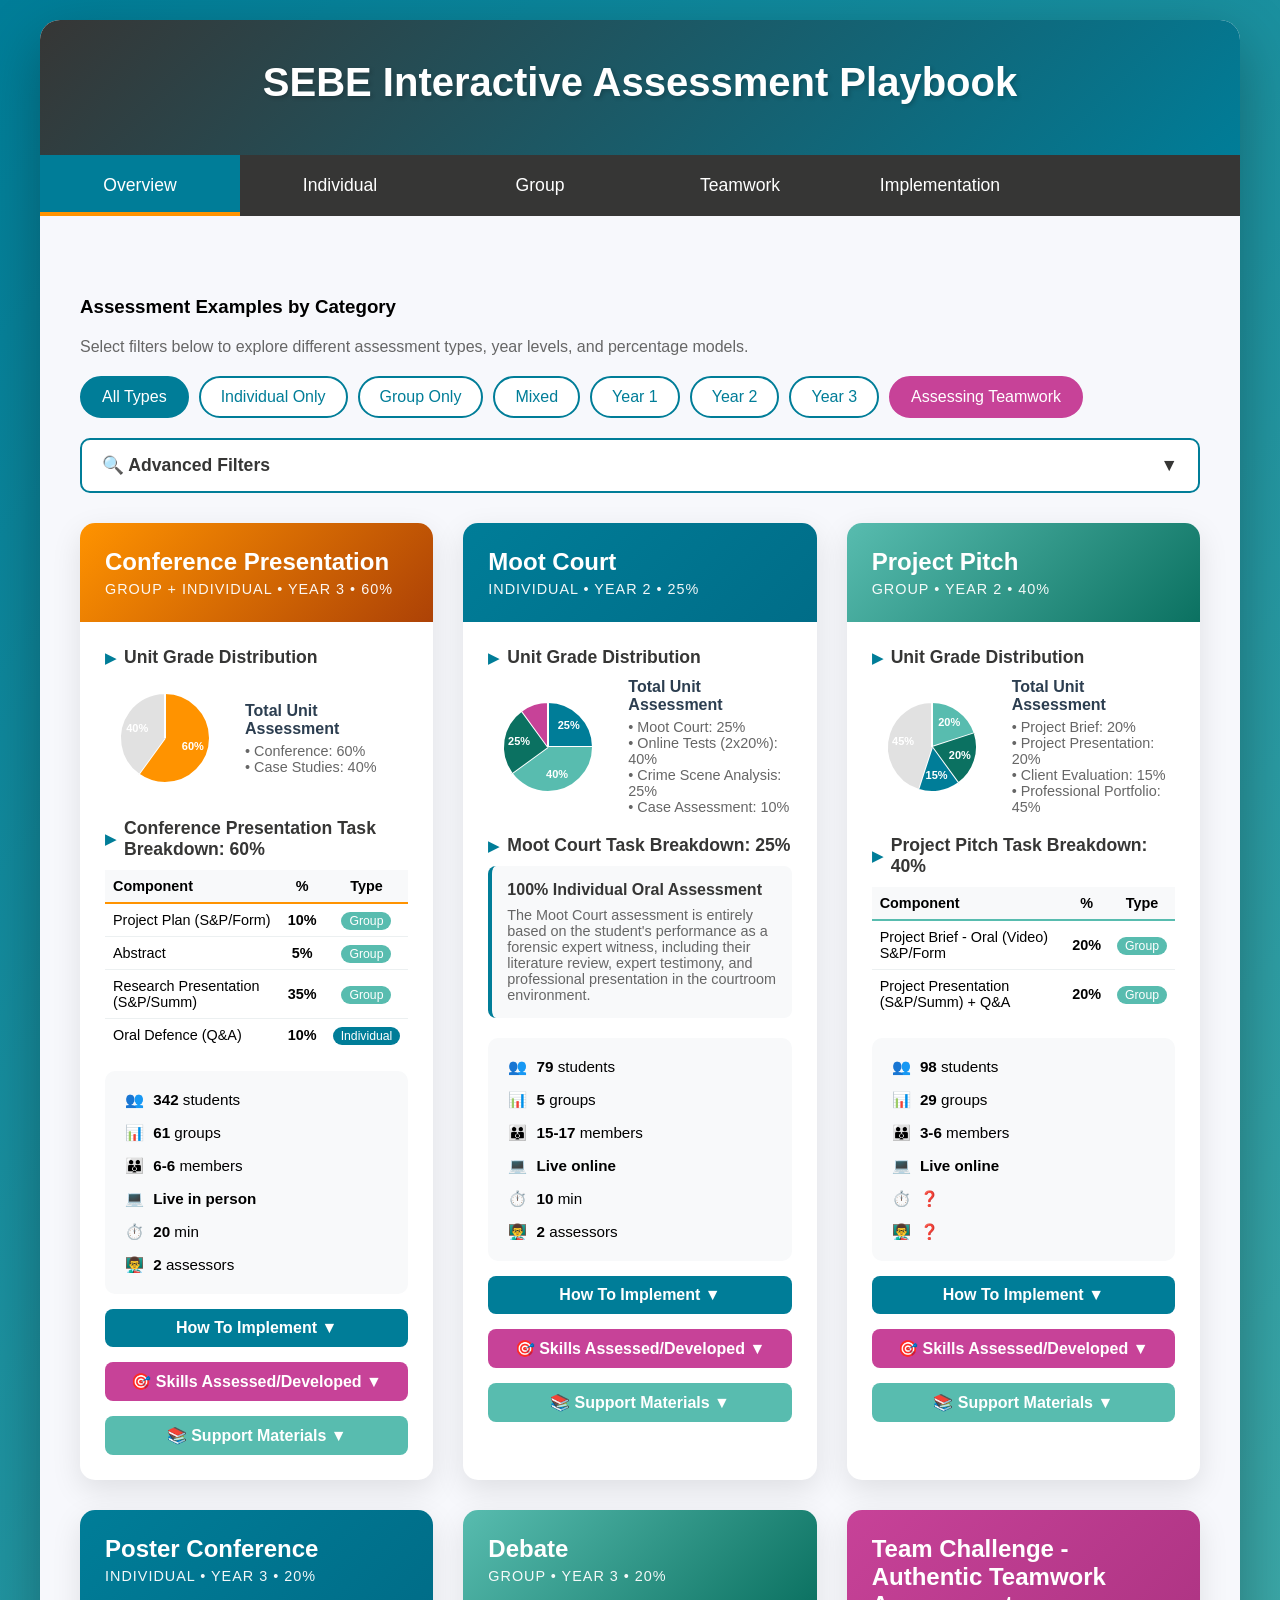
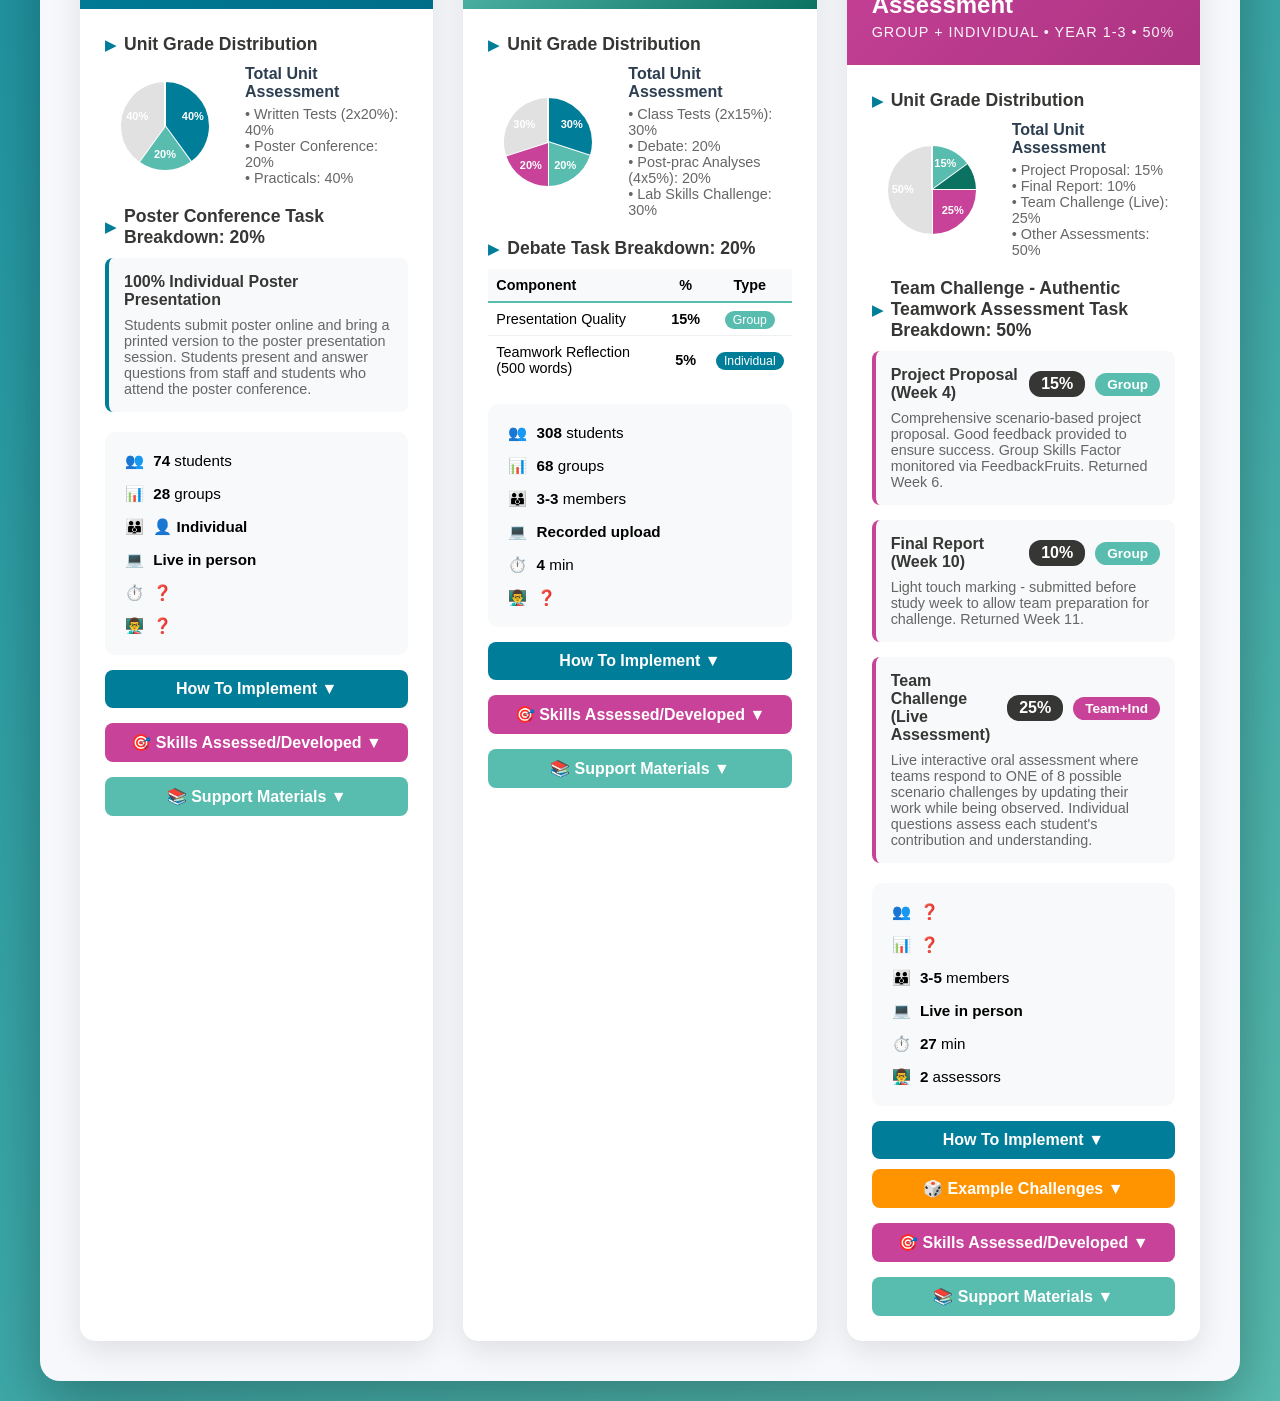
<file: playbook/index.html>
<!DOCTYPE html>
<html lang="en">
<head>
    <meta charset="UTF-8">
    <meta name="viewport" content="width=device-width, initial-scale=1.0">
    <title>SEBE Interactive Assessment Playbook</title>
    <style>
        * {
            margin: 0;
            padding: 0;
            box-sizing: border-box;
        }

        body {
            font-family: 'Segoe UI', Tahoma, Geneva, Verdana, sans-serif;
            background: linear-gradient(135deg, #007D98 0%, #58BCAF 100%);
            min-height: 100vh;
            padding: 20px;
        }

        .container {
            max-width: 1200px;
            margin: 0 auto;
            background: #f7f8fc;
            border-radius: 20px;
            overflow: hidden;
            box-shadow: 0 20px 60px rgba(0, 0, 0, 0.3);
        }

        /* Header */
        .header {
            background: linear-gradient(135deg, #363635 0%, #007D98 100%);
            color: white;
            padding: 40px;
            text-align: center;
        }

        .header h1 {
            font-size: 2.5em;
            margin-bottom: 10px;
            text-shadow: 2px 2px 4px rgba(0, 0, 0, 0.2);
        }

        .header p {
            font-size: 1.2em;
            opacity: 0.95;
        }

        /* Navigation */
        .nav-tabs {
            display: flex;
            background: #363635;
            padding: 0;
            list-style: none;
            justify-content: centre;
            flex-wrap: wrap;
        }

        .nav-tab {
            flex: 1;
            min-width: 150px;
            max-width: 200px;
        }

        .nav-tab button {
            width: 100%;
            padding: 20px;
            background: none;
            border: none;
            color: white;
            font-size: 1.1em;
            cursor: pointer;
            transition: all 0.3s;
            position: relative;
        }

        .nav-tab button:hover {
            background: rgba(255, 255, 255, 0.1);
        }

        .nav-tab button.active {
            background: #007D98;
        }

        .nav-tab button.active::after {
            content: '';
            position: absolute;
            bottom: 0;
            left: 0;
            right: 0;
            height: 4px;
            background: #FF9300;
        }

        /* Content Sections */
        .content {
            padding: 40px;
            min-height: 500px;
        }

        .tab-content {
            display: none;
            animation: fadeIn 0.5s;
        }

        .tab-content.active {
            display: block;
        }

        @keyframes fadeIn {
            from { opacity: 0; transform: translateY(10px); }
            to { opacity: 1; transform: translateY(0); }
        }

        /* Card Grid */
        .cards-grid {
            display: grid;
            grid-template-columns: repeat(auto-fit, minmax(350px, 1fr));
            gap: 30px;
            margin-top: 30px;
        }

        /* Assessment Cards (JISC Postcard Style) */
        .assessment-card {
            background: white;
            border-radius: 15px;
            overflow: hidden;
            box-shadow: 0 10px 30px rgba(0, 0, 0, 0.1);
            transition: transform 0.3s, box-shadow 0.3s;
            cursor: pointer;
        }

        .assessment-card:hover {
            transform: translateY(-5px);
            box-shadow: 0 15px 40px rgba(0, 0, 0, 0.15);
        }

        .card-header {
            padding: 25px;
            background: linear-gradient(135deg, #007D98 0%, #006D88 100%);
            color: white;
        }

        .card-header.individual {
            background: linear-gradient(135deg, #007D98 0%, #006D88 100%);
        }

        .card-header.group {
            background: linear-gradient(135deg, #58BCAF 0%, #0B7161 100%);
        }

        .card-header.mixed {
            background: linear-gradient(135deg, #FF9300 0%, #AD4206 100%);
        }

        .card-header.teamwork {
            background: linear-gradient(135deg, #C74298 0%, #AC3382 100%);
        }

        .card-title {
            font-size: 1.5em;
            font-weight: bold;
            margin-bottom: 5px;
        }

        .card-type {
            font-size: 0.9em;
            opacity: 0.95;
            text-transform: uppercase;
            letter-spacing: 1px;
        }

        .card-body {
            padding: 25px;
        }

        .card-section {
            margin-bottom: 20px;
        }

        .card-section h4 {
            color: #363635;
            margin-bottom: 10px;
            font-size: 1.1em;
            display: flex;
            align-items: center;
        }

        .card-section h4::before {
            content: '▶';
            margin-right: 8px;
            color: #007D98;
            font-size: 0.8em;
        }

        .skills-list {
            list-style: none;
            padding-left: 20px;
        }

        .skills-list li {
            padding: 5px 0;
            color: #555;
            position: relative;
            padding-left: 20px;
        }

        .skills-list li::before {
            content: '✓';
            position: absolute;
            left: 0;
            color: #58BCAF;
            font-weight: bold;
        }

        .formats {
            background: #f8f9fa;
            padding: 15px;
            border-radius: 8px;
            border-left: 4px solid #007D98;
        }

        .formats p {
            margin: 5px 0;
            color: #666;
        }

        /* Filter Buttons */
        .filter-buttons {
            display: flex;
            gap: 10px;
            margin-bottom: 20px;
            flex-wrap: wrap;
        }

        .filter-btn {
            padding: 10px 20px;
            background: white;
            border: 2px solid #007D98;
            border-radius: 25px;
            cursor: pointer;
            transition: all 0.3s;
            font-size: 1em;
            color: #007D98;
        }

        .filter-btn:hover {
            background: #007D98;
            color: white;
        }

        .filter-btn.active {
            background: #007D98;
            color: white;
        }

        /* Tooltips */
        .time-tooltip {
            position: relative;
            cursor: help;
        }

        .time-tooltip:hover .tooltip-content {
            display: block !important;
        }

        .tooltip-content {
            position: absolute;
            bottom: 100%;
            left: 50%;
            transform: translateX(-50%);
            background: #363635;
            color: white;
            padding: 8px 12px;
            border-radius: 6px;
            font-size: 0.85em;
            white-space: nowrap;
            z-index: 1000;
            margin-bottom: 5px;
            box-shadow: 0 2px 8px rgba(0,0,0,0.2);
        }

        .tooltip-content::after {
            content: '';
            position: absolute;
            top: 100%;
            left: 50%;
            transform: translateX(-50%);
            border: 5px solid transparent;
            border-top-color: #363635;
        }

        /* Advanced Filters */
        .advanced-filters-toggle {
            width: 100%;
            padding: 15px 20px;
            background: white;
            border: 2px solid #007D98;
            border-radius: 10px;
            cursor: pointer;
            font-size: 1.1em;
            font-weight: bold;
            color: #363635;
            display: flex;
            justify-content: space-between;
            align-items: center;
            transition: all 0.3s;
            margin-top: 20px;
        }

        .advanced-filters-toggle:hover {
            background: #f8f9fa;
        }

        .advanced-filters-toggle:focus {
            outline: 3px solid #007D98;
            outline-offset: 2px;
        }

        .advanced-filters-panel {
            display: none;
            background: white;
            border: 2px solid #007D98;
            border-radius: 10px;
            padding: 30px;
            margin-top: 10px;
            animation: slideDown 0.3s ease;
        }

        .advanced-filters-panel.open {
            display: block;
        }

        .filter-group {
            margin-bottom: 25px;
        }

        .filter-group label {
            display: block;
            font-weight: bold;
            color: #363635;
            margin-bottom: 10px;
            font-size: 1em;
        }

        .slider-container {
            position: relative;
            padding: 10px 0;
        }

        .slider {
            width: 100%;
            height: 8px;
            border-radius: 5px;
            background: #ecf0f1;
            outline: none;
            -webkit-appearance: none;
        }

        .slider::-webkit-slider-thumb {
            -webkit-appearance: none;
            appearance: none;
            width: 24px;
            height: 24px;
            border-radius: 50%;
            background: #007D98;
            cursor: pointer;
            border: 2px solid white;
            box-shadow: 0 2px 4px rgba(0,0,0,0.2);
        }

        .slider::-moz-range-thumb {
            width: 24px;
            height: 24px;
            border-radius: 50%;
            background: #007D98;
            cursor: pointer;
            border: 2px solid white;
            box-shadow: 0 2px 4px rgba(0,0,0,0.2);
        }

        .slider-value {
            display: inline-block;
            min-width: 60px;
            padding: 5px 10px;
            background: #f8f9fa;
            border-radius: 5px;
            font-weight: bold;
            color: #363635;
            text-align: center;
            margin-top: 5px;
        }

        .filter-results-count {
            text-align: center;
            padding: 15px;
            background: #f8f9fa;
            border-radius: 8px;
            margin-top: 20px;
            font-weight: bold;
            color: #363635;
        }

        .reset-filters-btn {
            width: 100%;
            padding: 12px;
            background: #e74c3c;
            color: white;
            border: none;
            border-radius: 8px;
            font-size: 1em;
            font-weight: bold;
            cursor: pointer;
            transition: all 0.3s;
            margin-top: 15px;
        }

        .reset-filters-btn:hover {
            background: #c0392b;
        }

        /* How To Button */
        .how-to-btn, .support-btn, .skills-btn {
            width: 100%;
            padding: 10px;
            margin-top: 15px;
            background: #007D98;
            color: white;
            border: none;
            border-radius: 8px;
            cursor: pointer;
            font-size: 1em;
            font-weight: bold;
            transition: all 0.3s;
        }

        .how-to-btn:hover, .support-btn:hover, .skills-btn:hover {
            background: #006D88;
            transform: translateY(-2px);
        }

        .support-btn {
            background: #58BCAF;
        }

        .support-btn:hover {
            background: #0B7161;
        }

        .skills-btn {
            background: #C74298;
        }

        .skills-btn:hover {
            background: #AC3382;
        }

        .how-to-content, .support-content, .skills-content {
            animation: slideDown 0.3s ease;
        }

        @keyframes slideDown {
            from {
                opacity: 0;
                max-height: 0;
            }
            to {
                opacity: 1;
                max-height: 2000px;
            }
        }

        /* Responsive Design */
        @media (max-width: 768px) {
            .header h1 {
                font-size: 1.8em;
            }
            
            .nav-tab {
                min-width: 100px;
            }
            
            .cards-grid {
                grid-template-columns: 1fr;
            }
        }

        /* Model Container Styles */
        .model-container {
            background: white;
            border-radius: 15px;
            padding: 30px;
            margin-bottom: 30px;
            box-shadow: 0 10px 30px rgba(0, 0, 0, 0.1);
        }

        .model-title {
            font-size: 1.8em;
            color: #363635;
            margin-bottom: 30px;
            text-align: center;
        }

        .model-components {
            display: flex;
            flex-direction: column;
            gap: 15px;
        }

        .component-bar {
            display: flex;
            align-items: center;
            background: #f8f9fa;
            border-radius: 10px;
            padding: 15px;
            border-left: 5px solid #007D98;
            transition: transform 0.2s;
        }

        .component-bar:hover {
            transform: translateX(5px);
            box-shadow: 0 5px 15px rgba(0, 0, 0, 0.1);
        }

        .component-bar.individual {
            border-left-color: #007D98;
        }

        .component-bar.group {
            border-left-color: #58BCAF;
        }

        .component-percent {
            background: #363635;
            color: white;
            padding: 10px 15px;
            border-radius: 8px;
            font-weight: bold;
            font-size: 1.2em;
            margin-right: 20px;
            min-width: 60px;
            text-align: center;
        }

        .component-details {
            flex: 1;
        }

        .component-name {
            font-weight: bold;
            color: #363635;
            margin-bottom: 5px;
        }

        .component-desc {
            color: #666;
            font-size: 0.9em;
        }

        .component-type {
            padding: 5px 15px;
            border-radius: 20px;
            color: white;
            font-size: 0.85em;
            font-weight: bold;
            text-transform: uppercase;
        }

        .component-type.individual {
            background: #007D98;
        }

        .component-type.group {
            background: #58BCAF;
        }

        .model-summary {
            display: flex;
            justify-content: space-around;
            margin-top: 30px;
            padding-top: 30px;
            border-top: 2px solid #ecf0f1;
        }

        .summary-item {
            text-align: center;
        }

        .summary-value {
            font-size: 2.5em;
            font-weight: bold;
            color: #363635;
        }

        .summary-label {
            color: #666;
            margin-top: 10px;
        }

        /* Implementation Guide */
        .guide-section {
            background: white;
            border-radius: 12px;
            padding: 25px;
            margin-bottom: 20px;
            box-shadow: 0 5px 20px rgba(0, 0, 0, 0.08);
        }

        .guide-section h3 {
            color: #363635;
            margin-bottom: 15px;
            display: flex;
            align-items: center;
        }

        .guide-section h3::before {
            content: '🎯';
            margin-right: 10px;
            font-size: 1.2em;
        }

        .guide-list {
            list-style: none;
            padding-left: 20px;
        }

        .guide-list li {
            padding: 8px 0;
            color: #555;
            position: relative;
            padding-left: 25px;
        }

        .guide-list li::before {
            content: '→';
            position: absolute;
            left: 0;
            color: #007D98;
            font-weight: bold;
        }

        .highlight-box {
            background: linear-gradient(135deg, #58BCAF 0%, #007D98 100%);
            color: white;
            padding: 25px;
            border-radius: 12px;
            text-align: center;
            margin-top: 30px;
        }

        .highlight-box h3 {
            margin-bottom: 10px;
            font-size: 1.4em;
        }

        .highlight-box p {
            font-size: 1.1em;
            line-height: 1.6;
        }
    </style>
</head>
<body>
    <div class="container">
        <!-- Header -->
        <div class="header">
            <h1>SEBE Interactive Assessment Playbook</h1>
        </div>

        <!-- Navigation Tabs -->
        <ul class="nav-tabs">
            <li class="nav-tab">
                <button class="active" onclick="showTab('overview')">Overview</button>
            </li>
            <li class="nav-tab">
                <button onclick="showTab('individual')">Individual</button>
            </li>
            <li class="nav-tab">
                <button onclick="showTab('group')">Group</button>
            </li>
            <li class="nav-tab">
                <button onclick="showTab('teamwork')">Teamwork</button>
            </li>
            <li class="nav-tab">
                <button onclick="showTab('implementation')">Implementation</button>
            </li>
        </ul>

        <!-- Content Area -->
        <div class="content">
            <!-- Overview Tab -->
            <div id="overview" class="tab-content active">
                <h3 style="margin-top: 40px; margin-bottom: 20px;">Assessment Examples by Category</h3>
                <p style="color: #666; margin-bottom: 20px;">
                    Select filters below to explore different assessment types, year levels, and percentage models.
                </p>

                <div class="filter-buttons">
                    <button class="filter-btn active" onclick="filterCards('all')">All Types</button>
                    <button class="filter-btn" onclick="filterCards('individual')">Individual Only</button>
                    <button class="filter-btn" onclick="filterCards('group')">Group Only</button>
                    <button class="filter-btn" onclick="filterCards('mixed')">Mixed</button>
                    <button class="filter-btn" onclick="filterCards('year1')">Year 1</button>
                    <button class="filter-btn" onclick="filterCards('year2')">Year 2</button>
                    <button class="filter-btn" onclick="filterCards('year3')">Year 3</button>
                    <button class="filter-btn" onclick="filterCards('teamwork')" style="background: #C74298; color: white; border-color: #C74298;">Assessing Teamwork</button>
                </div>

                <!-- Advanced Filters -->
                <button class="advanced-filters-toggle" 
                        onclick="toggleAdvancedFilters()" 
                        aria-expanded="false" 
                        aria-controls="advanced-filters-panel"
                        id="advanced-filters-toggle-btn">
                    <span>🔍 Advanced Filters</span>
                    <span id="toggle-icon">▼</span>
                </button>

                <div id="advanced-filters-panel" class="advanced-filters-panel" role="region" aria-labelledby="advanced-filters-toggle-btn">
                    <div class="filter-group">
                        <label for="cohort-slider">
                            Cohort Size: <span class="slider-value" id="cohort-value">0-500</span> students
                        </label>
                        <div class="slider-container">
                            <input type="range" min="0" max="500" value="500" class="slider" id="cohort-slider" 
                                   aria-label="Filter by cohort size" 
                                   oninput="updateSliderValue('cohort', this.value); applyFilters()">
                        </div>
                    </div>

                    <div class="filter-group">
                        <label for="groupsize-slider">
                            Group Size: <span class="slider-value" id="groupsize-value">0-20</span> members
                        </label>
                        <div class="slider-container">
                            <input type="range" min="0" max="20" value="20" class="slider" id="groupsize-slider" 
                                   aria-label="Filter by group size" 
                                   oninput="updateSliderValue('groupsize', this.value); applyFilters()">
                        </div>
                    </div>

                    <div class="filter-group">
                        <label for="time-slider">
                            Time Required: <span class="slider-value" id="time-value">0-30</span> minutes
                        </label>
                        <div class="slider-container">
                            <input type="range" min="0" max="30" value="30" class="slider" id="time-slider" 
                                   aria-label="Filter by time required" 
                                   oninput="updateSliderValue('time', this.value); applyFilters()">
                        </div>
                    </div>

                    <div class="filter-group">
                        <label for="groups-slider">
                            Number of Groups: <span class="slider-value" id="groups-value">0-100</span> groups
                        </label>
                        <div class="slider-container">
                            <input type="range" min="0" max="100" value="100" class="slider" id="groups-slider" 
                                   aria-label="Filter by number of groups" 
                                   oninput="updateSliderValue('groups', this.value); applyFilters()">
                        </div>
                    </div>

                    <div class="filter-group">
                        <label for="assessors-slider">
                            Number of Assessors: <span class="slider-value" id="assessors-value">0-5</span> assessors
                        </label>
                        <div class="slider-container">
                            <input type="range" min="0" max="5" value="5" class="slider" id="assessors-slider" 
                                   aria-label="Filter by number of assessors" 
                                   oninput="updateSliderValue('assessors', this.value); applyFilters()">
                        </div>
                    </div>

                    <div class="filter-group">
                        <label for="mode-slider">
                            Assessment Mode: <span class="slider-value" id="mode-value">All modes</span>
                        </label>
                        <div class="slider-container">
                            <input type="range" min="0" max="2" value="2" step="1" class="slider" id="mode-slider" 
                                   aria-label="Filter by assessment mode" 
                                   oninput="updateModeSlider(this.value); applyFilters()">
                            <div style="display: flex; justify-content: space-between; font-size: 0.85em; color: #666; margin-top: 5px;">
                                <span>Live in person</span>
                                <span>Live online</span>
                                <span>Recorded upload</span>
                            </div>
                        </div>
                    </div>

                    <div class="filter-results-count" id="filter-results-count" role="status" aria-live="polite">
                        Showing all assessments
                    </div>

                    <button class="reset-filters-btn" onclick="resetFilters()" aria-label="Reset all filters">
                        Reset All Filters
                    </button>
                </div>

                <div class="cards-grid" id="assessment-cards-container">
                    <!-- Cards will be dynamically generated here -->
                </div>
            </div>

            <!-- Individual Tab -->
            <div id="individual" class="tab-content">
                <h2>Individual Assessment Types</h2>
                <div class="cards-grid" id="individual-cards-container">
                    <!-- Individual cards will be generated here -->
                </div>
            </div>

            <!-- Group Tab -->
            <div id="group" class="tab-content">
                <h2>Group Assessment Types</h2>
                <div class="cards-grid" id="group-cards-container">
                    <!-- Group cards will be generated here -->
                </div>
            </div>

            <!-- Teamwork Tab -->
            <div id="teamwork" class="tab-content">
                <h2>Teamwork Assessment Types</h2>
                <div class="cards-grid" id="teamwork-cards-container">
                    <!-- Teamwork cards will be generated here -->
                </div>
            </div>

            <!-- Implementation Tab -->
            <div id="implementation" class="tab-content">
                <h2>Implementation Guide for AI-Enhanced Assessment</h2>
                
                <div class="guide-section">
                    <h3>Key Opportunities</h3>
                    <ul class="guide-list">
                        <li>Use marking time for face-to-face feedback sessions</li>
                        <li>AI assists project assessment via rubrics</li>
                        <li>Focus on individual understanding validation</li>
                        <li>Schedule oral defence in Weeks 13-14</li>
                        <li>Bring markers into learning spaces</li>
                        <li>Use contact hours for feedback rather than content delivery</li>
                    </ul>
                </div>

                <div class="guide-section">
                    <h3>Assessment Balance</h3>
                    <ul class="guide-list">
                        <li>Discipline content assessed by subject experts</li>
                        <li>Transferable skills assessed by employability team</li>
                        <li>ULOs assured per unit</li>
                        <li>Skills assured per trimester</li>
                        <li>Physical demonstration in labs</li>
                        <li>Oral demonstration of knowledge</li>
                    </ul>
                </div>

                <div class="guide-section">
                    <h3>Student Development Path</h3>
                    <ul class="guide-list">
                        <li>Build confidence progressively from Year 1</li>
                        <li>Start with formative assessment</li>
                        <li>Move to summative validation</li>
                        <li>Maintain human connection throughout</li>
                        <li>Support belonging & mentoring</li>
                        <li>Focus on employability outcomes</li>
                    </ul>
                </div>

                <div class="guide-section">
                    <h3>AI Integration Strategies</h3>
                    <ul class="guide-list">
                        <li>Students use AI to self-assess against rubrics</li>
                        <li>Free up time for individual oral validation</li>
                        <li>Focus on authentication OF learning</li>
                        <li>Maintain assessment FOR learning</li>
                        <li>Keep human in the learning journey</li>
                        <li>Use technology to enhance, not replace, interaction</li>
                    </ul>
                </div>

                <div class="highlight-box">
                    <h3>Core Principle</h3>
                    <p>
                        The goal is authentication OF learning while maintaining assessment FOR learning.
                        Interactive oral assessments ensure students can articulate their knowledge and skills
                        in an AI-enhanced world.
                    </p>
                </div>
            </div>
        </div>
    </div>

    <script>
        // JSON Data Structure with Support Materials
        const assessmentData = {
    "assessments": [
        {
            "id": "conference",
            "title": "Conference Presentation",
            "type": "mixed",
            "year": "year3",
            "totalWeight": 60,
            "metadata": {
                "cohort": 342,
                "numberOfGroups": 61,
                "groupSizeMin": 6,
                "groupSizeMax": 6,
                "mode": "person",
                "timeMinutes": 20,
                "timeBreakdown": "10 mins presentation; 5 mins questions; 5 mins oral defense",
                "numberOfAssessors": 2
            },
            "unitGradeDistribution": [
                {
                    "component": "Conference",
                    "percentage": 60,
                    "color": "#FF9300"
                },
                {
                    "component": "Case Studies",
                    "percentage": 40,
                    "color": "#E1E1E1"
                }
            ],
            "taskBreakdown": [
                {
                    "component": "Project Plan (S&P/Form)",
                    "percentage": 10,
                    "type": "group"
                },
                {
                    "component": "Abstract",
                    "percentage": 5,
                    "type": "group"
                },
                {
                    "component": "Research Presentation (S&P/Summ)",
                    "percentage": 35,
                    "type": "group"
                },
                {
                    "component": "Oral Defence (Q&A)",
                    "percentage": 10,
                    "type": "individual"
                }
            ],
            "supportMaterials": [
                "Project Plan Rubric - formative assessment with approval process",
                "Title must include 'Heart Rate'",
                "Background information requirement",
                "Aims and hypotheses must be testable and appropriate (not task lists)",
                "Methodology must be detailed with appropriate controls",
                "Timeline must include all major tasks with sufficient detail",
                "References required",
                "Feedback incorporated before project approval",
                "Projects must be approved or resubmitted within 3 days"
            ],
            "howToImplement": {
                "overview": "Third year students form teams, design and run their own research project and then present their results to their peers at an end of trimester conference. They are assessed by an assessment panel made up of academics from across the course (discipline experts), senior T&L from the School and Third Space.",
                "assessmentProcess": [
                    "Teams are assessed as a team – professionalism, cohesion, scientific communication and scientific procedures and analysis",
                    "Audience are invited to ask questions of the presenters",
                    "Assessment panel asks questions of each individual and provide an individual mark based on their oral response, against a rubric",
                    "Questions based on the scientific method, results and analysis (requires discipline experts)",
                    "Questions related to teamwork experience and social responsibility (e.g., how UN SDGs aligned/informed their project)"
                ],
                "note": "Initially students shared concerns about a task that counts to 60% of their mark, but feedback showed that once they understood the breakup of the marking and the support across the trimester they were complimentary of this unit."
            },
            "skillsAssessed": [
                "Research project design and execution",
                "Scientific communication",
                "Team collaboration and coordination",
                "Professional presentation skills",
                "Critical thinking and analysis",
                "Oral defence and Q&A abilities",
                "Social responsibility awareness"
            ]
        },
        {
            "id": "mootcourt",
            "title": "Moot Court",
            "type": "individual",
            "year": "year2",
            "totalWeight": 25,
            "metadata": {
                "cohort": 79,
                "numberOfGroups": 5,
                "groupSizeMin": 15,
                "groupSizeMax": 17,
                "mode": "online",
                "timeMinutes": 10,
                "timeBreakdown": "2 X 5 students: 15% peer, 85% tutor",
                "numberOfAssessors": 2
            },
            "unitGradeDistribution": [
                {
                    "component": "Moot Court",
                    "percentage": 25,
                    "color": "#007D98"
                },
                {
                    "component": "Online Tests (2x20%)",
                    "percentage": 40,
                    "color": "#58BCAF"
                },
                {
                    "component": "Crime Scene Analysis",
                    "percentage": 25,
                    "color": "#0B7161"
                },
                {
                    "component": "Case Assessment",
                    "percentage": 10,
                    "color": "#C74298"
                }
            ],
            "taskBreakdown": [
                {
                    "component": "Individual Oral Assessment",
                    "percentage": 100,
                    "type": "individual",
                    "description": "The Moot Court assessment is entirely based on the student's performance as a forensic expert witness, including their literature review, expert testimony, and professional presentation in the courtroom environment."
                }
            ],
            "supportMaterials": [
                "Unit Guide 2025 - comprehensive assessment framework",
                "Individual oral presentation as forensic expert witness",
                "15-minute two-way question session with staff acting as counsel",
                "Literature review required to explain and defend analysis",
                "Professional courtroom environment and procedures",
                "Assessment by Unit Chair and peer evaluation",
                "Scaffolding through weekly scientific journal analysis discussions",
                "Scheduled across Weeks 3-11 with sign-up sheet",
                "Moot Court Sign-up Sheet for scheduling 4-5 students per session",
                "Student volunteers can act as judges",
                "Aligned with other assessment deadlines (tests, practicals)"
            ],
            "howToImplement": {
                "overview": "Students take on the role of a professional forensic expert witness in a two-way question session between the student (acting as a forensic expert) and a staff member (acting as counsel). The unit brings together future frontiers in forensic science with a view to developing a student's career transition as they approach the final stages of their degree.",
                "topicsCovered": [
                    "Advanced crime scene examination",
                    "Illicit drugs and clandestine expert evidence",
                    "Role of the media",
                    "Fires and explosives",
                    "Ballistics and identification sciences",
                    "Quality assurance and professional ethics"
                ],
                "assessmentProcess": [
                    "Demonstration of technical, analytical, interpretation and communication skills within each of the three practicals (group assessment with individualised marks via peer review)",
                    "Students explain and defend their analysis of a given scenario through a literature review",
                    "Students deliver evidence in a professional courtroom environment",
                    "Assessment by Unit Chair and peers on professional presentation and quality of testimony"
                ]
            },
            "skillsAssessed": [
                "Expert witness testimony",
                "Professional courtroom presentation",
                "Technical and analytical skills",
                "Literature review and research",
                "Interpretation and communication",
                "Professional ethics and quality assurance",
                "Critical analysis and defence"
            ]
        },
        {
            "id": "pitch",
            "title": "Project Pitch",
            "type": "group",
            "year": "year2",
            "totalWeight": 40,
            "metadata": {
                "cohort": 98,
                "numberOfGroups": 29,
                "groupSizeMin": 3,
                "groupSizeMax": 6,
                "mode": "online",
                "timeMinutes": null,
                "timeBreakdown": "Data to be collected",
                "numberOfAssessors": null
            },
            "unitGradeDistribution": [
                {
                    "component": "Project Brief",
                    "percentage": 20,
                    "color": "#58BCAF"
                },
                {
                    "component": "Project Presentation",
                    "percentage": 20,
                    "color": "#0B7161"
                },
                {
                    "component": "Client Evaluation",
                    "percentage": 15,
                    "color": "#007D98"
                },
                {
                    "component": "Professional Portfolio",
                    "percentage": 45,
                    "color": "#E1E1E1"
                }
            ],
            "taskBreakdown": [
                {
                    "component": "Project Brief - Oral (Video) S&P/Form",
                    "percentage": 20,
                    "type": "group"
                },
                {
                    "component": "Project Presentation (S&P/Summ) + Q&A",
                    "percentage": 20,
                    "type": "group"
                }
            ],
            "supportMaterials": [
                "Team Project Brief Guidelines - comprehensive template with examples for project planning",
                "Marking Scheme (20%) covering five criteria",
                "Goals for the project (8 marks) - SMART format required, ~80 hours work per team member",
                "Personal statements (4 marks) - skills brought to project and skills to be developed",
                "Team obligations (4 marks) - meeting schedules and communication expectations",
                "Challenging situations strategies (4 marks) - identifying and addressing potential issues",
                "Video presentation professionalism (2 marks) - clarity, pacing, grammar, visuals",
                "PANOPTO Video Advice - 3-5 minute video summary of team project brief",
                "All team members must appear on camera (5 mark penalty if not)",
                "Submit video link (not file) to avoid size issues",
                "Template and declaration form provided for team and client signatures"
            ],
            "howToImplement": {
                "overview": "A Professional Practice core unit within the Bachelor of Science. In this unit, students will apply scientific knowledge, processes and techniques in a team-based project and communicate the value of science to a range of audiences.",
                "keyElements": [
                    "Team-based scientific project",
                    "Video brief for project planning",
                    "Final presentation to diverse audience (clients, academics, fellow students)",
                    "Audience Q&A session",
                    "Peer review components (formative and summative)",
                    "Students articulate project importance and outcomes at appropriate level for diverse audience"
                ]
            },
            "skillsAssessed": [
                "Team collaboration and project management",
                "Scientific communication to diverse audiences",
                "Video presentation skills",
                "Professional pitch delivery",
                "Q&A and audience engagement",
                "Peer review and feedback",
                "Applied scientific knowledge"
            ]
        },
        {
            "id": "poster",
            "title": "Poster Conference",
            "type": "individual",
            "year": "year3",
            "totalWeight": 20,
            "metadata": {
                "cohort": 74,
                "numberOfGroups": 28,
                "groupSizeMin": 0,
                "groupSizeMax": 0,
                "mode": "person",
                "timeMinutes": null,
                "timeBreakdown": "Data to be collected",
                "numberOfAssessors": null
            },
            "unitGradeDistribution": [
                {
                    "component": "Written Tests (2x20%)",
                    "percentage": 40,
                    "color": "#007D98"
                },
                {
                    "component": "Poster Conference",
                    "percentage": 20,
                    "color": "#58BCAF"
                },
                {
                    "component": "Practicals",
                    "percentage": 40,
                    "color": "#E1E1E1",
                    "breakdown": [
                        {
                            "component": "Pre-lab questions",
                            "percentage": 5
                        },
                        {
                            "component": "Lab reports",
                            "percentage": 35
                        }
                    ]
                }
            ],
            "taskBreakdown": [
                {
                    "component": "Individual Poster Presentation",
                    "percentage": 100,
                    "type": "individual",
                    "description": "Students submit poster online and bring a printed version to the poster presentation session. Students present and answer questions from staff and students who attend the poster conference."
                }
            ],
            "supportMaterials": [
                "No support materials currently available in Drive folder"
            ],
            "skillsAssessed": [
                "Visual communication",
                "Scientific communication",
                "Synthesis of complex information",
                "Public speaking",
                "Q&A skills"
            ],
            "howToImplement": {
                "overview": "Students design and create a scientific poster presenting their research or practical work. They submit the poster online and bring a printed version to a poster conference session where they present their work to staff and fellow students.",
                "keyElements": [
                    "Poster design and visual communication",
                    "Scientific content synthesis",
                    "Online submission for assessment",
                    "Printed poster for conference presentation",
                    "Interactive Q&A with assessors and peers",
                    "Conference-style assessment environment"
                ],
                "assessmentProcess": [
                    "Students create poster based on their research/practical work",
                    "Submit poster online by deadline",
                    "Print poster for conference session",
                    "Present poster at designated conference time",
                    "Answer questions from staff assessors",
                    "Engage with peer questions and feedback",
                    "Assessment based on poster quality and presentation skills"
                ]
            }
        },
        {
            "id": "debate",
            "title": "Debate",
            "type": "group",
            "year": "year3",
            "totalWeight": 20,
            "metadata": {
                "cohort": 308,
                "numberOfGroups": 68,
                "groupSizeMin": 3,
                "groupSizeMax": 3,
                "mode": "upload",
                "timeMinutes": 4,
                "timeBreakdown": "4 turn-taking; S&P assessment in FF + reflection",
                "numberOfAssessors": null
            },
            "unitGradeDistribution": [
                {
                    "component": "Class Tests (2x15%)",
                    "percentage": 30,
                    "color": "#007D98"
                },
                {
                    "component": "Debate",
                    "percentage": 20,
                    "color": "#58BCAF"
                },
                {
                    "component": "Post-prac Analyses (4x5%)",
                    "percentage": 20,
                    "color": "#C74298"
                },
                {
                    "component": "Lab Skills Challenge",
                    "percentage": 30,
                    "color": "#E1E1E1"
                }
            ],
            "taskBreakdown": [
                {
                    "component": "Presentation Quality",
                    "percentage": 15,
                    "type": "group"
                },
                {
                    "component": "Teamwork Reflection (500 words)",
                    "percentage": 5,
                    "type": "individual"
                }
            ],
            "supportMaterials": [
                "No support materials currently available in Drive folder"
            ],
            "howToImplement": {
                "format": "Groups choose from provided topics. One student argues for, one against, third is moderator.",
                "requirements": "Evidence-based arguments using scientific articles on controversial cell biology topics and societal impact.",
                "assessment": "15% presentation quality (group), 5% teamwork reflection (individual).",
                "detailedOverview": "Groups choose from a provided list of controversial topics in cell biology. One student argues for, another argues against, and the third acts as moderator providing background and conclusion. Students discuss controversial topics and their impact on society while demonstrating communication and teamwork skills."
            },
            "skillsAssessed": [
                "Argumentation skills",
                "Research abilities",
                "Quick thinking",
                "Team strategy"
            ]
        },
        {
            "id": "teamchallenge",
            "title": "Team Challenge - Authentic Teamwork Assessment",
            "type": "teamwork",
            "year": "year1-3",
            "totalWeight": 50,
            "metadata": {
                "cohort": null,
                "numberOfGroups": null,
                "groupSizeMin": 3,
                "groupSizeMax": 5,
                "mode": "person",
                "timeMinutes": 27,
                "timeBreakdown": "25-30 minutes per team for supervised live challenge",
                "numberOfAssessors": 2
            },
            "unitGradeDistribution": [
                {
                    "component": "Project Proposal",
                    "percentage": 15,
                    "color": "#58BCAF"
                },
                {
                    "component": "Final Report",
                    "percentage": 10,
                    "color": "#0B7161"
                },
                {
                    "component": "Team Challenge (Live)",
                    "percentage": 25,
                    "color": "#C74298"
                },
                {
                    "component": "Other Assessments",
                    "percentage": 50,
                    "color": "#E1E1E1"
                }
            ],
            "taskBreakdown": [
                {
                    "component": "Project Proposal (Week 4)",
                    "percentage": 15,
                    "type": "group",
                    "description": "Comprehensive scenario-based project proposal. Good feedback provided to ensure success. Group Skills Factor monitored via FeedbackFruits. Returned Week 6."
                },
                {
                    "component": "Final Report (Week 10)",
                    "percentage": 10,
                    "type": "group",
                    "description": "Light touch marking - submitted before study week to allow team preparation for challenge. Returned Week 11."
                },
                {
                    "component": "Team Challenge (Live Assessment)",
                    "percentage": 25,
                    "type": "team+individual",
                    "description": "Live interactive oral assessment where teams respond to ONE of 8 possible scenario challenges by updating their work while being observed. Individual questions assess each student's contribution and understanding."
                }
            ],
            "framework": [
                "Week 1: Introduction to Team Challenge structure and clear instructions on how it works",
                "Week 1: Team Formation & Team Agreement (signed by all members with 'firing' stipulations)",
                "Week 4: Project Proposal (15%) - with peer review and Group Skills Factor monitoring",
                "Week 5: Field trip (attendance required or grounds for removal)",
                "Week 6: Project Proposal feedback returned to ensure success",
                "Week 7: Practice Workshop (2 hours) - 1hr Team Challenge role play + 1hr data analysis practice",
                "Week 10: Final Report (10%) - light touch marking with peer review",
                "Week 11: Final Report returned - students use study week to prepare for Team Challenge",
                "Study Week: Team preparation for 8 possible scenario challenges",
                "Team Challenge (25%) - Live assessment with scenario adaptation and individual questions"
            ],
            "supportMaterials": [
                "Team Agreement template with 'firing' stipulations (to be signed by all members)",
                "FeedbackFruits Self and Peer Review setup guide with Group Skills Factor (GSF) threshold of 0.6",
                "Week 1 orientation materials: Clear instructions document explaining structure and trimester engagement expectations",
                "Week 7 practice workshop package",
                "8 scenario challenge templates (customizable per discipline - see Example Challenges section)",
                "Assessment rubrics: Rubric 1 - GLO1 Discipline Knowledge (for discipline expert marker)",
                "Assessment rubrics: Rubric 2 - GLOs 2,4,5,7 Transferable Skills using Values-type rubrics (AAC&U VALUE: https://www.aacu.org/value/rubrics) (for transferable skills marker)",
                "Flowchart for team member removal/'firing' process with decision points throughout trimester",
                "Room booking template: 30-min blocks per team with space for 3-5 students + 2 assessors",
                "Team Challenge logistics checklist: technology requirements, materials teams should bring, concurrent room options"
            ],
            "exampleChallenges": {
                "overview": "Teams are provided with all 8 possible scenario challenges in advance and must prepare for each one. During the live Team Challenge assessment, they receive ONE scenario and must adapt their project work in real-time.",
                "architectureExamples": [
                    "Scenario 1: Client changes project location from [Original City] to another location in Victoria - adapt all site-specific elements",
                    "Scenario 2: Client changes scope from single-story to double-story residential home - modify all structural and design elements",
                    "Scenario 3: Budget reduced by 30% - reprioritize design elements and justify trade-offs",
                    "Scenario 4: Timeline compressed from 18 months to 12 months - create new project schedule and identify critical path changes",
                    "Scenario 5: New sustainability requirement: achieve 7-star energy rating - integrate sustainable design features",
                    "Scenario 6: Additional stakeholder: Heritage Victoria approval now required - address heritage considerations",
                    "Scenario 7: Site constraint: Bushfire Attack Level (BAL) rating upgraded - incorporate bushfire protection measures",
                    "Scenario 8: Client adds requirement for universal accessibility throughout - redesign for full accessibility compliance"
                ],
                "scienceResearchExamples": [
                    "Scenario 1: Sample size requirement changed from n=30 to n=100 - recalculate power analysis and discuss feasibility",
                    "Scenario 2: Control group methodology questioned by ethics committee - redesign experimental controls",
                    "Scenario 3: Primary measurement instrument unavailable - identify alternative methodology and justify",
                    "Scenario 4: Budget for reagents cut by 50% - prioritize experiments and revise methodology",
                    "Scenario 5: Timeline extended - add additional experimental phase and statistical analyses",
                    "Scenario 6: Peer reviewer questions validity of proposed analysis - defend or revise statistical approach",
                    "Scenario 7: New literature published contradicting your hypothesis - integrate findings and adjust approach",
                    "Scenario 8: Collaborating lab withdraws - revise project scope and redistribute responsibilities"
                ],
                "businessMarketingExamples": [
                    "Scenario 1: Target demographic shifts from Millennials to Gen Z - revise entire marketing strategy",
                    "Scenario 2: Budget increased by 40% - expand campaign across additional channels with justification",
                    "Scenario 3: Competitor launches similar campaign - differentiate your approach and messaging",
                    "Scenario 4: Platform restriction: Social media campaign must now exclude Instagram - redistribute budget and strategy",
                    "Scenario 5: Timeline compressed from 6-month to 3-month campaign - accelerate rollout and identify priorities",
                    "Scenario 6: Client adds requirement for influencer partnerships - integrate influencer strategy with budget allocation",
                    "Scenario 7: New data shows your target audience prefers video over static content - pivot content strategy",
                    "Scenario 8: Regulatory change: new advertising standards apply to your industry - ensure compliance and adjust messaging"
                ],
                "engineeringDesignExamples": [
                    "Scenario 1: Material specification changed - primary material no longer available, select alternative and justify",
                    "Scenario 2: Load requirement increased by 25% - recalculate structural elements and safety factors",
                    "Scenario 3: Manufacturing constraint: tolerances must be relaxed - identify impact and redesign as needed",
                    "Scenario 4: Sustainability requirement added: design must use 50% recycled materials - source materials and justify selections",
                    "Scenario 5: Cost constraint: reduce manufacturing cost by 20% - identify areas for cost reduction without compromising function",
                    "Scenario 6: New safety standard applies - incorporate additional safety features and demonstrate compliance",
                    "Scenario 7: Client requests modular design for easier maintenance - redesign for modularity and document trade-offs",
                    "Scenario 8: Environmental condition changed: design must now withstand marine environment - address corrosion and environmental factors"
                ],
                "howToCreate": [
                    "Identify the 8 core learning outcomes or project dimensions students must master",
                    "Design each scenario to test a different learning outcome or combination of outcomes",
                    "Ensure scenarios require substantive adaptation, not just minor tweaks",
                    "Make scenarios realistic - drawn from actual professional challenges in the discipline",
                    "Calibrate difficulty: challenging but achievable within the 25-30 minute timeframe",
                    "Provide enough specificity that students can prepare meaningfully",
                    "Ensure scenarios are distinct enough that preparing for one helps with others (encourages deep learning)",
                    "Test scenarios with colleagues: can they envision observable student responses?"
                ]
            },
            "howToImplement": {
                "overview": "The Team Challenge is an innovative approach for implementing collaborative team-based learning with embedded Assurance of Learning (AoL). It provides an evidence base for grading individual teamwork effectiveness, facilitates genuine teamwork, and fosters deep learning among all team members. This assessment addresses common teamwork inequities by requiring teams to adapt their project work in real-time during a live assessment.",
                "theProblem": [
                    "Teamwork is often distributed inequitably in group projects (anecdotal evidence from students and staff)",
                    "Difficult to assure the learning outcomes for each group member across all learning outcomes examined by the group task",
                    "Hard to determine individual contributions in uploaded group work (not easy to tell 'who did what')",
                    "Students may not engage deeply with all aspects of the project",
                    "Cannot determine how much students have actually learned from the group task"
                ],
                "theSolution": [
                    "Teams complete a comprehensive, scenario-based group task (e.g., architecture design project, case study report)",
                    "Project components submitted online as usual (15% proposal Week 4 + 10% final report Week 10)",
                    "Teams then attend live Team Challenge assessment bringing ALL project materials (digital files, laptops, notes, etc.)",
                    "In the assessment room, teams receive ONE scenario challenge from 8 possible scenarios provided in advance",
                    "Teams must adapt/update their work in response to the scenario while working 'out loud'",
                    "Assessors observe individual contributions in real-time - can see who contributes and in what way",
                    "Time built in for individual questions to each student about their contribution to the updated work",
                    "This captures both discipline knowledge and graduate learning outcomes in an observable way"
                ],
                "assessmentProcess": [
                    "Teams enter room with all project materials (digital files, laptops, notes, etc.)",
                    "Scenario challenge delivered - 2 minutes for team to read and process",
                    "Team works 'out loud' to produce updated artifact/report/annotated version of their original work",
                    "Assessors observe who contributes and how they contribute to changes",
                    "Individual questions asked to each student about the updates and their contribution",
                    "Assessment duration: 25-30 minutes per team total",
                    "Two markers (discipline expert + transferable skills expert) assess using separate rubrics",
                    "Markers consult and verify assessments together after each challenge"
                ],
                "managingStudentStress": [
                    "New structure introduced in Week 1 with very clear instructions",
                    "Students provided with clear explanation of how assessment depends on trimester engagement",
                    "Week 7: 2-hour practice workshop (1hr Team Challenge role play + 1hr data analysis practice)",
                    "Students provided with all 8 possible scenario challenges in advance",
                    "The ONE challenge they receive won't be a complete surprise - they can prepare for all 8",
                    "Clear link established between trimester engagement and assessment success",
                    "Study week provided after final report (Week 11) for Team Challenge preparation",
                    "Good feedback on Week 4 proposal ensures teams are set up for success"
                ],
                "weightOfMarks": [
                    "15% Project Proposal - due Week 4, returned Week 6 with good feedback to ensure success",
                    "10% Final Report - light touch marking, due Week 10, returned Week 11",
                    "25% Team Challenge - live assessment after study week preparation period",
                    "Total: 50% of unit grade for team-based assessment components"
                ],
                "teamworkAccountability": [
                    "Team Agreement signed at start of trimester with 'firing' stipulations by all team members",
                    "FeedbackFruits Self and Peer Review tasks at multiple checkpoints throughout trimester",
                    "Group Skills Factor (GSF) monitored - threshold of 0.6 (below = grounds for removal)",
                    "Grounds for being 'fired' from team: GSF below 0.6 for Project Proposal work; not completing self and peer review; not attending Week 5 field trip without team approval; not attending Week 7 workshop without team approval; not completing agreed component of final report (GSF below 0.6); not completing self and peer review for final report",
                    "If fired from group, student is NOT eligible to sit the Team Challenge (loses 25% of unit grade)",
                    "Alternative assessment provided: individual oral exam or written alternative with penalty structure",
                    "Flowchart available showing decision points for team member removal process"
                ],
                "kaysConserns": [
                    "Q: What will rubrics look like? How many people required to mark?",
                    "A: Two rubrics and two markers per team. Opportunity to consult and verify with each other at end of challenge. Students assessed individually on Team Challenge performance.",
                    "  • Rubric 1: GLO1 (Discipline Knowledge) - ONE discipline expert marker",
                    "  • Rubric 2: GLOs 2, 4, 5, 7 (Transferable Skills using Values-type rubrics) - ONE expert transferable skills marker",
                    "",
                    "Q: How do we manage student stress with this new form of assessment?",
                    "A: Multiple strategies to reduce stress and build confidence:",
                    "  • New structure introduced clearly in Week 1",
                    "  • Very clear instructions on how it works and importance of trimester engagement",
                    "  • Week 7: 2-hour practice workshop (1hr Team Challenge role play + 1hr data analysis)",
                    "  • All 8 possible scenario challenges provided in advance so students can prepare",
                    "  • Study week provided for final preparation after reports returned",
                    "",
                    "Q: What about the weight of marks?",
                    "A: Settled on balanced distribution:",
                    "  • 15% Project Proposal (Week 4, returned Week 6) - good feedback to ensure success",
                    "  • 10% Final Report (Week 10, returned Week 11) - light touch marking",
                    "  • 25% Team Challenge (live assessment after study week)",
                    "",
                    "Q: Can we 'fire' non-performing team members?",
                    "A: Yes - innovative accountability system with clear grounds for removal:",
                    "  • Flowchart provided with decision points throughout trimester",
                    "  • FeedbackFruits Self and Peer Review at multiple checkpoints",
                    "  • Group Skills Factor monitoring (below 0.6 = grounds for removal)",
                    "  • Team Agreement signed at start includes 'firing' stipulations",
                    "  • If fired, student NOT eligible for Team Challenge (25% of grade)"
                ]
            },
            "skillsAssessed": [
                "GLO1: Discipline-specific knowledge and problem-solving",
                "GLO2: Communication - working 'out loud' and articulating decisions in real-time",
                "GLO4: Critical thinking - adapting to unexpected scenario challenges",
                "GLO5: Problem solving - real-time collaborative solution development",
                "GLO7: Self-awareness - individual contribution to team outcomes and ability to reflect on role",
                "Authentic team collaboration under pressure and time constraints",
                "Adaptive thinking and flexibility in response to new scenarios",
                "Individual accountability within team structures - demonstrating personal mastery",
                "Real-time collaborative construction and adaptation of work products",
                "Deep learning across full suite of learning outcomes - preparing for 8 scenarios requires comprehensive understanding",
                "Resilience and composure in high-stakes assessment situations",
                "Integration of feedback - applying insights from Week 6 and Week 11 feedback during live challenge",
                "Time management and prioritization under constrained conditions",
                "Peer collaboration - leveraging diverse team strengths effectively",
                "Articulation of technical concepts to assessors during individual questioning",
                "Evidence-based decision making - justifying adaptations with disciplinary reasoning"
            ]
        }
    ]
};

        // Function to generate assessment card HTML
        function generateAssessmentCard(assessment, tabName = "overview") {
            const m = assessment.metadata;
            const modeText = m.mode === 'person' ? 'Live in person' : 
                           m.mode === 'online' ? 'Live online' : 
                           m.mode === 'upload' ? 'Recorded upload' : '❓';
            
            const groupSizeText = m.groupSizeMin === 0 && m.groupSizeMax === 0 ? '👤 Individual' :
                                m.groupSizeMin === m.groupSizeMax ? `${m.groupSizeMin}-${m.groupSizeMax}` :
                                `${m.groupSizeMin}-${m.groupSizeMax}`;
            
            const typeText = assessment.type === 'mixed' ? 'Group + Individual' :
                           assessment.type === 'teamwork' ? 'Group + Individual' :
                           assessment.type.charAt(0).toUpperCase() + assessment.type.slice(1);
            
            const yearText = assessment.year === 'year2-3' ? 'Year 2-3' :
                           assessment.year === 'year1-3' ? 'Year 1-3' :
                           assessment.year.replace('year', 'Year ');

            let html = `
                <div class="assessment-card" 
                     data-type="${assessment.type}" 
                     data-year="${assessment.year}"
                     data-cohort="${m.cohort || -1}"
                     data-groupmin="${m.groupSizeMin || -1}"
                     data-groupmax="${m.groupSizeMax || -1}"
                     data-groups="${m.numberOfGroups || -1}"
                     data-minutes="${m.timeMinutes || -1}"
                     data-assessors="${m.numberOfAssessors || -1}"
                     data-mode="${m.mode || ''}">
                    <div class="card-header ${assessment.type}">
                        <div class="card-title">${assessment.title}</div>
                        <div class="card-type">${typeText} • ${yearText} • ${assessment.totalWeight}%</div>
                    </div>
                    <div class="card-body">
                        <div class="card-section">
                            <h4>Unit Grade Distribution</h4>
                            <div style="display: flex; align-items: center; gap: 20px; margin-bottom: 20px;">
                                <canvas id="${assessment.id}UnitChart-${tabName}" width="120" height="120" style="max-width: 120px;"></canvas>
                                <div style="flex: 1;">
                                    <p style="color: #2C3E50; font-weight: bold; margin-bottom: 5px;">Total Unit Assessment</p>
                                    ${assessment.unitGradeDistribution.map(comp => 
                                        `<p style="color: #666; font-size: 0.9em;">• ${comp.component}: ${comp.percentage}%</p>`
                                    ).join('')}
                                </div>
                            </div>
                        </div>
                        
                        <div class="card-section">
                            <h4>${assessment.title} Task Breakdown: ${assessment.totalWeight}%</h4>
                            ${generateTaskBreakdown(assessment)}
                        </div>
                        
                        <div class="assessment-metadata" style="display: flex; flex-wrap: wrap; gap: 15px; padding: 20px; background: #f8f9fa; border-radius: 10px; margin-top: 20px; font-size: 0.95em;">
                            <div class="metadata-item" style="flex: 1; min-width: 150px; order: 1;">
                                <span style="margin-right: 5px;" title="Cohort size">👥</span>
                                <strong>${m.cohort || '❓'}</strong> ${m.cohort ? 'students' : ''}
                            </div>
                            <div class="metadata-item" style="flex: 1; min-width: 150px; order: 2;">
                                <span style="margin-right: 5px;" title="Number of groups">📊</span>
                                <strong>${m.numberOfGroups || '❓'}</strong> ${m.numberOfGroups ? 'groups' : ''}
                            </div>
                            <div class="metadata-item" style="flex: 1; min-width: 150px; order: 3;">
                                <span style="margin-right: 5px;" title="Group size range">👪</span>
                                <strong>${groupSizeText}</strong> ${groupSizeText !== '👤 Individual' && m.groupSizeMax > 0 ? 'members' : ''}
                            </div>
                            <div class="metadata-item" style="flex: 1; min-width: 180px; order: 4;">
                                <span style="margin-right: 5px;" title="Assessment mode">💻</span>
                                <strong>${modeText}</strong>
                            </div>
                            <div class="metadata-item" style="flex: 1; min-width: 150px; order: 5;">
                                <span style="margin-right: 5px;" title="Total time required" class="time-tooltip">⏱️</span>
                                <strong>${m.timeMinutes || '❓'}</strong> ${m.timeMinutes ? 'min' : ''}
                                ${m.timeBreakdown ? `<div class="tooltip-content" style="display: none;">${m.timeBreakdown}</div>` : ''}
                            </div>
                            <div class="metadata-item" style="flex: 1; min-width: 150px; order: 6;">
                                <span style="margin-right: 5px;" title="Number of assessors">👨‍🏫</span>
                                <strong>${m.numberOfAssessors || '❓'}</strong> ${m.numberOfAssessors ? 'assessors' : ''}
                            </div>
                        </div>
                        
                        ${assessment.howToImplement ? `
                        <button class="how-to-btn" onclick="toggleHowTo('${assessment.id}')">
                            How To Implement ▼
                        </button>
                        <div id="${assessment.id}-howto" class="how-to-content" style="display: none;">
                            ${generateHowToImplement(assessment.howToImplement, assessment.framework)}
                        </div>
                        ` : ''}

                        ${assessment.exampleChallenges ? `
                        <button class="how-to-btn" onclick="toggleChallenges('${assessment.id}')" style="background: #FF9300; margin-top: 10px;">
                            🎲 Example Challenges ▼
                        </button>
                        <div id="${assessment.id}-challenges" class="how-to-content" style="display: none;">
                            ${generateExampleChallenges(assessment.exampleChallenges)}
                        </div>
                        ` : ''}

                        
                        
                        ${assessment.skillsAssessed ? `
                        <button class="skills-btn" onclick="toggleSkills('${assessment.id}')">
                            🎯 Skills Assessed/Developed ▼
                        </button>
                        <div id="${assessment.id}-skills" class="skills-content" style="display: none;">
                            <ul class="skills-list" style="margin-top: 15px;">
                                ${assessment.skillsAssessed.map(skill => `<li>${skill}</li>`).join('')}
                            </ul>
                        </div>
                        ` : ''}
                        
                        ${assessment.supportMaterials ? `
                        <button class="support-btn" onclick="toggleSupport('${assessment.id}')">
                            📚 Support Materials ▼
                        </button>
                        <div id="${assessment.id}-support" class="support-content" style="display: none;">
                            ${generateSupportMaterials(assessment.supportMaterials)}
                        </div>
                        ` : ''}
                    </div>
                </div>
            `;
            
            return html;
        }

        function generateTaskBreakdown(assessment) {
            if (assessment.taskBreakdown.length === 1 && assessment.taskBreakdown[0].description) {
                return `
                    <div style="background: #f8f9fa; padding: 15px; border-radius: 8px; border-left: 4px solid #${assessment.type === 'individual' ? '007D98' : '58BCAF'};">
                        <p style="color: #363635; font-weight: bold; margin-bottom: 8px;">${assessment.taskBreakdown[0].percentage}% ${assessment.taskBreakdown[0].component}</p>
                        <p style="color: #666; font-size: 0.9em; margin: 0;">${assessment.taskBreakdown[0].description}</p>
                    </div>
                `;
            } else {
                const borderColor = assessment.type === 'group' ? '#58BCAF' : assessment.type === 'teamwork' ? '#C74298' : '#FF9300';
                const hasDescriptions = assessment.taskBreakdown.some(task => task.description);
                
                if (hasDescriptions) {
                    return `
                        <div style="display: flex; flex-direction: column; gap: 15px;">
                            ${assessment.taskBreakdown.map(task => `
                                <div style="background: #f8f9fa; padding: 15px; border-radius: 8px; border-left: 4px solid ${borderColor};">
                                    <div style="display: flex; justify-content: space-between; align-items: center; margin-bottom: 8px;">
                                        <p style="color: #363635; font-weight: bold; margin: 0;">${task.component}</p>
                                        <div style="display: flex; gap: 10px; align-items: center;">
                                            <span style="background: #363635; color: white; padding: 4px 12px; border-radius: 12px; font-weight: bold;">${task.percentage}%</span>
                                            <span style="background: ${task.type === 'individual' ? '#007D98' : task.type === 'team+individual' ? '#C74298' : '#58BCAF'}; color: white; padding: 4px 12px; border-radius: 12px; font-size: 0.85em; font-weight: bold;">${task.type === 'team+individual' ? 'Team+Ind' : task.type.charAt(0).toUpperCase() + task.type.slice(1)}</span>
                                        </div>
                                    </div>
                                    ${task.description ? `<p style="color: #666; font-size: 0.9em; margin: 0;">${task.description}</p>` : ''}
                                </div>
                            `).join('')}
                        </div>
                    `;
                } else {
                    return `
                        <table style="width: 100%; border-collapse: collapse; font-size: 0.9em;">
                            <tr style="background: #f8f9fa;">
                                <th style="padding: 8px; text-align: left; border-bottom: 2px solid ${borderColor};">Component</th>
                                <th style="padding: 8px; text-align: center; border-bottom: 2px solid ${borderColor};">%</th>
                                <th style="padding: 8px; text-align: center; border-bottom: 2px solid ${borderColor};">Type</th>
                            </tr>
                            ${assessment.taskBreakdown.map((task, index) => `
                                <tr>
                                    <td style="padding: 8px; ${index < assessment.taskBreakdown.length - 1 ? 'border-bottom: 1px solid #ecf0f1;' : ''}">${task.component}</td>
                                    <td style="padding: 8px; text-align: center; font-weight: bold; ${index < assessment.taskBreakdown.length - 1 ? 'border-bottom: 1px solid #ecf0f1;' : ''}">${task.percentage}%</td>
                                    <td style="padding: 8px; text-align: center; ${index < assessment.taskBreakdown.length - 1 ? 'border-bottom: 1px solid #ecf0f1;' : ''}">
                                        <span style="background: ${task.type === 'individual' ? '#007D98' : task.type === 'team+individual' ? '#C74298' : '#58BCAF'}; color: white; padding: 2px 8px; border-radius: 10px; font-size: 0.85em;">${task.type === 'team+individual' ? 'Team+Ind' : task.type.charAt(0).toUpperCase() + task.type.slice(1)}</span>
                                    </td>
                                </tr>
                            `).join('')}
                        </table>
                    `;
                }
            }
        }

        function generateSupportMaterials(materials) {
            if (!materials || materials.length === 0) return '';
            
            let html = '<ul class="skills-list" style="margin-top: 15px;">';
            materials.forEach(material => {
                html += `<li>${material}</li>`;
            });
            html += '</ul>';
            
            return html;
        }

        function generateHowToImplement(howTo, framework) {
            if (!howTo) return '';
            
            let html = `<p style="font-size: 0.9em; color: #555; line-height: 1.6; margin-top: 15px;">`;
            
            if (howTo.overview) {
                html += `<strong>Overview:</strong><br>${howTo.overview}<br><br>`;
            }
            
            if (framework && framework.length > 0) {
                html += `<strong>Implementation by Week:</strong><br>`;
                html += '<ol style="margin-left: 20px; margin-top: 10px;">';
                
                const weekItems = framework.filter(item => item.startsWith('Week 1') || item.startsWith('Week 4') || item.startsWith('Week 5') || item.startsWith('Week 6') || item.startsWith('Week 7') || item.startsWith('Week 10') || item.startsWith('Week 11'));
                const finalItems = framework.filter(item => item.startsWith('Study Week') || item.startsWith('Team Challenge'));
                
                weekItems.forEach(item => {
                    const cleanedItem = item.replace(/^Week \d+:\s*/, '');
                    html += `<li style="margin-bottom: 8px; color: #555;">${cleanedItem}</li>`;
                });
                html += '</ol>';
                
                if (finalItems.length > 0) {
                    html += '<ul style="margin-left: 20px; margin-top: 10px; list-style-type: disc;">';
                    finalItems.forEach(item => {
                        if (item.startsWith('Team Challenge')) {
                            html += `<li style="margin-bottom: 8px; color: #555;">Exam Week: ${item}</li>`;
                        } else {
                            html += `<li style="margin-bottom: 8px; color: #555;">${item}</li>`;
                        }
                    });
                    html += '</ul>';
                }
                
                html += '<br><br>';
            }
            
            if (howTo.theProblem && howTo.theProblem.length > 0) {
                html += `<strong>The Problem:</strong><br>`;
                html += howTo.theProblem.map(item => `• ${item}`).join('<br>');
                html += '<br><br>';
            }
            
            if (howTo.theSolution && howTo.theSolution.length > 0) {
                html += `<strong>The Solution:</strong><br>`;
                html += howTo.theSolution.map(item => `• ${item}`).join('<br>');
                html += '<br><br>';
            }
            
            if (howTo.scenarioExamples && howTo.scenarioExamples.length > 0) {
                html += `<strong>Scenario Examples:</strong><br>`;
                html += howTo.scenarioExamples.map(item => `• ${item}`).join('<br>');
                html += '<br><br>';
            }
            
            if (howTo.markingStructure && howTo.markingStructure.length > 0) {
                html += `<strong>Marking Structure:</strong><br>`;
                html += howTo.markingStructure.map(item => `• ${item}`).join('<br>');
                html += '<br><br>';
            }
            
            if (howTo.managingStudentStress && howTo.managingStudentStress.length > 0) {
                html += `<strong>Managing Student Stress:</strong><br>`;
                html += howTo.managingStudentStress.map(item => `• ${item}`).join('<br>');
                html += '<br><br>';
            }
            
            if (howTo.weightOfMarks && howTo.weightOfMarks.length > 0) {
                html += `<strong>Weight of Marks:</strong><br>`;
                html += howTo.weightOfMarks.map(item => `• ${item}`).join('<br>');
                html += '<br><br>';
            }
            
            if (howTo.teamworkAccountability && howTo.teamworkAccountability.length > 0) {
                html += `<strong>Teamwork Accountability & "Firing" Process:</strong><br>`;
                html += howTo.teamworkAccountability.map(item => `• ${item}`).join('<br>');
                html += '<br><br>';
            }
            
            if (howTo.topicsCovered && howTo.topicsCovered.length > 0) {
                html += `<strong>Topics Covered:</strong><br>`;
                html += howTo.topicsCovered.map(topic => `• ${topic}`).join('<br>');
                html += '<br><br>';
            }
            
            if (howTo.keyElements && howTo.keyElements.length > 0) {
                html += `<strong>Key Elements:</strong><br>`;
                html += howTo.keyElements.map(elem => `• ${elem}`).join('<br>');
                html += '<br><br>';
            }
            
            if (howTo.keyFeatures && howTo.keyFeatures.length > 0) {
                html += `<strong>Key Features:</strong><br>`;
                html += howTo.keyFeatures.map(feature => 
                    `• <strong>${feature.name}:</strong> ${feature.description}`
                ).join('<br>');
                html += '<br><br>';
            }
            
            if (howTo.assessmentProcess && howTo.assessmentProcess.length > 0) {
                html += `<strong>Assessment Process:</strong><br>`;
                html += howTo.assessmentProcess.map(proc => `• ${proc}`).join('<br>');
                html += '<br><br>';
            }
            
            if (howTo.assessmentBenefits && howTo.assessmentBenefits.length > 0) {
                html += `<strong>Assessment Benefits:</strong><br>`;
                html += howTo.assessmentBenefits.map(benefit => `• ${benefit}`).join('<br>');
                html += '<br><br>';
            }
            
            if (howTo.tools && howTo.tools.length > 0) {
                html += `<strong>Tools:</strong><br>`;
                html += howTo.tools.map(tool => `• ${tool}`).join('<br>');
                html += '<br><br>';
            }
            
            if (howTo.kaysConserns && howTo.kaysConserns.length > 0) {
                html += `<strong>FAQ</strong><br>`;
                html += howTo.kaysConserns.map(item => `${item}`).join('<br>');
                html += '<br><br>';
            }
            
            if (howTo.format) {
                html += `<strong>Format:</strong> ${howTo.format}<br><br>`;
            }
            
            if (howTo.requirements) {
                html += `<strong>Requirements:</strong> ${howTo.requirements}<br><br>`;
            }
            
            if (howTo.assessment) {
                html += `<strong>Assessment:</strong> ${howTo.assessment}<br><br>`;
            }
            
            if (howTo.detailedOverview) {
                html += `${howTo.detailedOverview}<br><br>`;
            }
            
            if (howTo.note) {
                html += `<em>Note: ${howTo.note}</em>`;
            }
            
            html += `</p>`;
            return html;
        }

        // Function to draw small pie charts
        function drawSmallPieChart(canvasId, data, totalValue = 100) {
            console.log('Drawing pie chart:', canvasId, 'with data:', data);
            const canvas = document.getElementById(canvasId);
            if (!canvas) return;
            
            const ctx = canvas.getContext('2d');
            const centerX = 60;
            const centerY = 60;
            const radius = 45;
            
            let currentAngle = -Math.PI / 2;
            
            data.forEach(item => {
                const sliceAngle = (item.percentage / totalValue) * 2 * Math.PI;
                
                ctx.beginPath();
                ctx.arc(centerX, centerY, radius, currentAngle, currentAngle + sliceAngle);
                ctx.lineTo(centerX, centerY);
                ctx.fillStyle = item.color;
                ctx.fill();
                ctx.strokeStyle = '#fff';
                ctx.lineWidth = 2;
                ctx.stroke();
                
                if (item.percentage >= 15) {
                    const textAngle = currentAngle + sliceAngle / 2;
                    const textX = centerX + Math.cos(textAngle) * (radius * 0.65);
                    const textY = centerY + Math.sin(textAngle) * (radius * 0.65);
                    
                    ctx.fillStyle = '#fff';
                    ctx.font = 'bold 11px Arial';
                    ctx.textAlign = 'center';
                    ctx.textBaseline = 'middle';
                    ctx.fillText(item.percentage + '%', textX, textY);
                }
                
                currentAngle += sliceAngle;
            });
        }

        // Function to draw general model chart
        

        // Generate all cards on page load
        function initializeCards() {
            const containers = [
                { id: 'assessment-cards-container', name: 'overview', filter: null },
                { id: 'individual-cards-container', name: 'individual', filter: 'individual' },
                { id: 'group-cards-container', name: 'group', filter: 'group' },
                { id: 'teamwork-cards-container', name: 'teamwork', filter: 'teamwork' }
            ];
            
            // Clear all containers first to prevent duplicates
            containers.forEach(container => {
                const element = document.getElementById(container.id);
                if (element) element.innerHTML = '';
            });
            
            // Now add cards
            containers.forEach(container => {
                const element = document.getElementById(container.id);
                const assessments = container.filter 
                    ? assessmentData.assessments.filter(a => a.type === container.filter)
                    : assessmentData.assessments;
                
                assessments.forEach(assessment => {
                    const cardHtml = generateAssessmentCard(assessment, container.name);
                    element.innerHTML += cardHtml;
                });
            });
            
            // Draw all pie charts after cards are generated
            console.log('Initializing pie charts...');
            setTimeout(() => {
                containers.forEach(container => {
                    const assessments = container.filter 
                        ? assessmentData.assessments.filter(a => a.type === container.filter)
                        : assessmentData.assessments;
                    
                    assessments.forEach(assessment => {
                        const canvasId = `${assessment.id}UnitChart-${container.name}`;
                        drawSmallPieChart(canvasId, assessment.unitGradeDistribution);
                    });
                });
            }, 100);
        }

        // Tab Navigation
        function showTab(tabName) {
            const tabs = document.querySelectorAll('.tab-content');
            tabs.forEach(tab => tab.classList.remove('active'));
            
            const buttons = document.querySelectorAll('.nav-tab button');
            buttons.forEach(btn => btn.classList.remove('active'));
            
            document.getElementById(tabName).classList.add('active');
            event.target.classList.add('active');
        }

        // Toggle Advanced Filters
        function toggleAdvancedFilters() {
            const panel = document.getElementById('advanced-filters-panel');
            const button = document.getElementById('advanced-filters-toggle-btn');
            const icon = document.getElementById('toggle-icon');
            
            if (panel.classList.contains('open')) {
                panel.classList.remove('open');
                button.setAttribute('aria-expanded', 'false');
                icon.textContent = '▼';
            } else {
                panel.classList.add('open');
                button.setAttribute('aria-expanded', 'true');
                icon.textContent = '▲';
            }
        }

        // Update slider value displays
        function updateSliderValue(sliderId, value) {
            const valueSpan = document.getElementById(sliderId + '-value');
            valueSpan.textContent = '0-' + value;
        }

        // Update mode slider display
        function updateModeSlider(value) {
            const valueSpan = document.getElementById('mode-value');
            const modes = ['Live in person only', 'Live in person & Live online', 'All modes'];
            valueSpan.textContent = modes[value];
        }

        // Apply all filters
        function applyFilters() {
            const cards = document.querySelectorAll('.assessment-card');
            const cohortMax = parseInt(document.getElementById('cohort-slider').value);
            const groupsizeMax = parseInt(document.getElementById('groupsize-slider').value);
            const timeMax = parseInt(document.getElementById('time-slider').value);
            const groupsMax = parseInt(document.getElementById('groups-slider').value);
            const assessorsMax = parseInt(document.getElementById('assessors-slider').value);
            const modeValue = parseInt(document.getElementById('mode-slider').value);
            
            let visibleCount = 0;
            
            cards.forEach(card => {
                if (card.style.display === 'none' && !card.dataset.cohort) {
                    return;
                }
                
                const cohort = parseInt(card.dataset.cohort) || -1;
                const groupmax = parseInt(card.dataset.groupmax) || -1;
                const groups = parseInt(card.dataset.groups) || -1;
                const minutes = parseInt(card.dataset.minutes) || -1;
                const assessors = parseInt(card.dataset.assessors) || -1;
                const mode = card.dataset.mode;
                
                let show = true;
                
                if (cohort > 0 && cohort > cohortMax) show = false;
                if (groupmax > 0 && groupmax > groupsizeMax) show = false;
                if (minutes > 0 && minutes > timeMax) show = false;
                if (groups > 0 && groups > groupsMax) show = false;
                if (assessors > 0 && assessors > assessorsMax) show = false;
                
                if (mode && modeValue < 2) {
                    const validModes = modeValue === 0 ? ['person'] : ['person', 'online'];
                    if (!validModes.includes(mode)) show = false;
                }
                
                if (show) {
                    card.style.display = 'block';
                    visibleCount++;
                } else {
                    card.style.display = 'none';
                }
            });
            
            const resultCount = document.getElementById('filter-results-count');
            if (visibleCount === cards.length) {
                resultCount.textContent = 'Showing all assessments';
            } else {
                resultCount.textContent = `Showing ${visibleCount} of ${cards.length} assessments`;
            }
        }

        // Reset all filters
        function resetFilters() {
            document.getElementById('cohort-slider').value = 500;
            document.getElementById('groupsize-slider').value = 20;
            document.getElementById('time-slider').value = 30;
            document.getElementById('groups-slider').value = 100;
            document.getElementById('assessors-slider').value = 5;
            document.getElementById('mode-slider').value = 2;
            
            updateSliderValue('cohort', 500);
            updateSliderValue('groupsize', 20);
            updateSliderValue('time', 30);
            updateSliderValue('groups', 100);
            updateSliderValue('assessors', 5);
            updateModeSlider(2);
            
            const buttons = document.querySelectorAll('.filter-btn');
            buttons.forEach(btn => btn.classList.remove('active'));
            buttons[0].classList.add('active');
            
            const cards = document.querySelectorAll('.assessment-card');
            cards.forEach(card => card.style.display = 'block');
            
            document.getElementById('filter-results-count').textContent = 'Showing all assessments';
        }

        // Filter Cards
        function filterCards(type) {
            const cards = document.querySelectorAll('.assessment-card');
            const buttons = document.querySelectorAll('.filter-btn');
            
            buttons.forEach(btn => btn.classList.remove('active'));
            event.target.classList.add('active');
            
            cards.forEach(card => {
                if (type === 'all') {
                    card.style.display = 'block';
                } else if (type === 'teamwork') {
                    if (card.dataset.type === 'teamwork') {
                        card.style.display = 'block';
                    } else {
                        card.style.display = 'none';
                    }
                } else if (type.startsWith('year')) {
                    if (card.dataset.year === type || card.dataset.year === 'year1-3' || !card.dataset.year) {
                        card.style.display = 'block';
                    } else {
                        card.style.display = 'none';
                    }
                } else {
                    if (card.dataset.type === type) {
                        card.style.display = 'block';
                    } else {
                        card.style.display = 'none';
                    }
                }
            });
            
            if (document.getElementById('advanced-filters-panel').classList.contains('open')) {
                applyFilters();
            }
        }

        // Toggle Support Materials
        function toggleSupport(assessmentId) {
            event.stopPropagation();
            const supportDiv = document.getElementById(assessmentId + '-support');
            const button = event.target;
            
            if (supportDiv.style.display === 'none') {
                supportDiv.style.display = 'block';
                button.innerHTML = '📚 Support Materials ▲';
            } else {
                supportDiv.style.display = 'none';
                button.innerHTML = '📚 Support Materials ▼';
            }
        }

        // Toggle Skills Assessed
        function toggleSkills(assessmentId) {
            event.stopPropagation();
            const skillsDiv = document.getElementById(assessmentId + '-skills');
            const button = event.target;
            
            if (skillsDiv.style.display === 'none') {
                skillsDiv.style.display = 'block';
                button.innerHTML = '🎯 Skills Assessed/Developed ▲';
            } else {
                skillsDiv.style.display = 'none';
                button.innerHTML = '🎯 Skills Assessed/Developed ▼';
            }
        }

        // Toggle How To Content
        function toggleHowTo(assessmentId) {
            event.stopPropagation();
            const howToDiv = document.getElementById(assessmentId + '-howto');
            const button = event.target;
            
            if (howToDiv.style.display === 'none') {
                howToDiv.style.display = 'block';
                button.innerHTML = 'How To Implement ▲';
            } else {
                howToDiv.style.display = 'none';
                button.innerHTML = 'How To Implement ▼';
            }
        }

        // Initialize on page load
        
    
        // Toggle Example Challenges
        function toggleChallenges(assessmentId) {
            event.stopPropagation();
            const challengesDiv = document.getElementById(assessmentId + '-challenges');
            const button = event.target;
            
            if (challengesDiv.style.display === 'none') {
                challengesDiv.style.display = 'block';
                button.innerHTML = '🎲 Example Challenges ▲';
            } else {
                challengesDiv.style.display = 'none';
                button.innerHTML = '🎲 Example Challenges ▼';
            }
        }

        // Generate Example Challenges HTML
        function generateExampleChallenges(challenges) {
            if (!challenges) return '';
            
            let html = '<div style="margin-top: 15px;">';
            
            if (challenges.overview) {
                html += `<p style="color: #363635; font-weight: bold; margin-bottom: 15px; padding: 15px; background: #f8f9fa; border-left: 4px solid #FF9300; border-radius: 5px;">${challenges.overview}</p>`;
            }
            
            if (challenges.architectureExamples) {
                html += `<h4 style="color: #363635; margin-top: 20px; margin-bottom: 10px;">Architecture/Design Projects:</h4>`;
                html += '<ul class="skills-list">';
                challenges.architectureExamples.forEach(example => {
                    html += `<li style="color: #555;">${example}</li>`;
                });
                html += '</ul>';
            }
            
            if (challenges.scienceResearchExamples) {
                html += `<h4 style="color: #363635; margin-top: 20px; margin-bottom: 10px;">Science Research Projects:</h4>`;
                html += '<ul class="skills-list">';
                challenges.scienceResearchExamples.forEach(example => {
                    html += `<li style="color: #555;">${example}</li>`;
                });
                html += '</ul>';
            }
            
            if (challenges.businessMarketingExamples) {
                html += `<h4 style="color: #363635; margin-top: 20px; margin-bottom: 10px;">Business/Marketing Projects:</h4>`;
                html += '<ul class="skills-list">';
                challenges.businessMarketingExamples.forEach(example => {
                    html += `<li style="color: #555;">${example}</li>`;
                });
                html += '</ul>';
            }
            
            if (challenges.engineeringDesignExamples) {
                html += `<h4 style="color: #363635; margin-top: 20px; margin-bottom: 10px;">Engineering Design Projects:</h4>`;
                html += '<ul class="skills-list">';
                challenges.engineeringDesignExamples.forEach(example => {
                    html += `<li style="color: #555;">${example}</li>`;
                });
                html += '</ul>';
            }
            
            if (challenges.howToCreate) {
                html += `<h4 style="color: #363635; margin-top: 20px; margin-bottom: 10px;">💡 How to Create Your Own Scenarios:</h4>`;
                html += '<ul class="skills-list">';
                challenges.howToCreate.forEach(tip => {
                    html += `<li style="color: #555;">${tip}</li>`;
                });
                html += '</ul>';
            }
            
            html += '</div>';
            return html;
        }

        


        // Initialize on page load
        document.addEventListener('DOMContentLoaded', function() {
            updateSliderValue('cohort', 500);
            updateSliderValue('groupsize', 20);
            updateSliderValue('time', 30);
            updateSliderValue('groups', 100);
            updateSliderValue('assessors', 5);
            updateModeSlider(2);
            
            initializeCards();
            
        });
    
    </script>
</body>
</html>
</file>
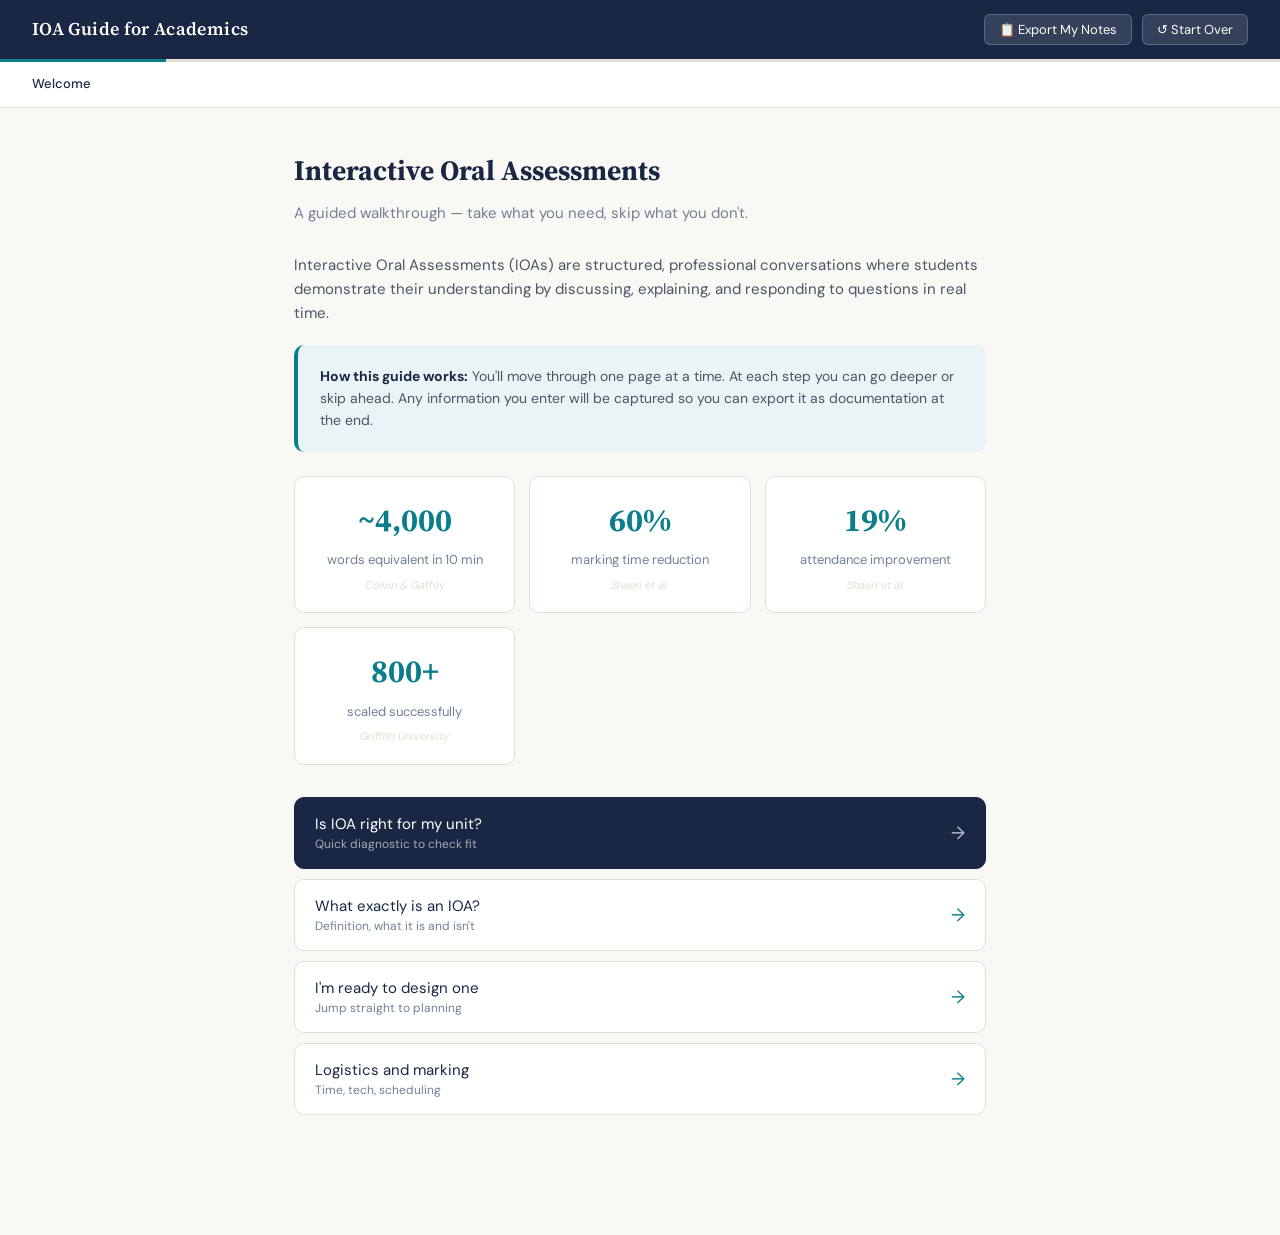
<file: guide/ioa-guide/index.html>
<!DOCTYPE html>
<html lang="en">
<head>
<meta charset="UTF-8">
<meta name="viewport" content="width=device-width, initial-scale=1.0">
<title>Interactive Oral Assessments — Guide for Academics</title>
<style>
  @import url('https://fonts.googleapis.com/css2?family=Source+Serif+4:wght@400;600;700&family=DM+Sans:wght@400;500;600&display=swap');

  :root {
    --navy: #1a2744;
    --teal: #0a7e8c;
    --teal-light: #e8f4f5;
    --sand: #f5f0e8;
    --cream: #faf8f4;
    --slate: #4a5568;
    --muted: #718096;
    --coral: #e05252;
    --green: #2d8659;
    --green-light: #e6f4ed;
    --amber: #c97a1e;
    --amber-light: #fef3e2;
    --border: #e2ddd5;
    --white: #ffffff;
  }

  * { margin: 0; padding: 0; box-sizing: border-box; }

  body {
    font-family: 'DM Sans', sans-serif;
    background: var(--cream);
    color: var(--slate);
    line-height: 1.6;
    min-height: 100vh;
  }

  /* ── Top bar ── */
  .topbar {
    background: var(--navy);
    color: var(--white);
    padding: 14px 32px;
    display: flex;
    justify-content: space-between;
    align-items: center;
    position: sticky;
    top: 0;
    z-index: 100;
  }
  .topbar h1 {
    font-family: 'Source Serif 4', serif;
    font-size: 18px;
    font-weight: 600;
    letter-spacing: 0.02em;
  }
  .topbar-actions { display: flex; gap: 10px; }
  .topbar-btn {
    background: rgba(255,255,255,0.12);
    border: 1px solid rgba(255,255,255,0.2);
    color: var(--white);
    padding: 6px 14px;
    border-radius: 6px;
    font-size: 13px;
    cursor: pointer;
    font-family: inherit;
    transition: background 0.2s;
  }
  .topbar-btn:hover { background: rgba(255,255,255,0.22); }

  /* ── Progress ── */
  .progress-bar {
    height: 3px;
    background: var(--border);
  }
  .progress-fill {
    height: 100%;
    background: var(--teal);
    transition: width 0.4s ease;
    width: 0%;
  }

  /* ── Breadcrumb ── */
  .breadcrumb {
    padding: 12px 32px;
    background: var(--white);
    border-bottom: 1px solid var(--border);
    font-size: 13px;
    color: var(--muted);
  }
  .breadcrumb span { cursor: pointer; }
  .breadcrumb span:hover { color: var(--teal); }
  .breadcrumb .sep { margin: 0 6px; color: var(--border); }
  .breadcrumb .current { color: var(--navy); font-weight: 500; }

  /* ── Page container ── */
  .page-container {
    max-width: 740px;
    margin: 0 auto;
    padding: 40px 24px 120px;
  }

  /* ── Cards / Pages ── */
  .page { display: none; }
  .page.active { display: block; animation: fadeUp 0.35s ease; }

  @keyframes fadeUp {
    from { opacity: 0; transform: translateY(12px); }
    to { opacity: 1; transform: translateY(0); }
  }

  .page h2 {
    font-family: 'Source Serif 4', serif;
    font-size: 28px;
    font-weight: 700;
    color: var(--navy);
    margin-bottom: 8px;
  }
  .page .subtitle {
    font-size: 15px;
    color: var(--muted);
    margin-bottom: 28px;
  }
  .page p {
    margin-bottom: 16px;
    font-size: 15px;
  }

  /* ── Stat callout ── */
  .stat-row {
    display: grid;
    grid-template-columns: repeat(auto-fit, minmax(180px, 1fr));
    gap: 14px;
    margin: 24px 0;
  }
  .stat-card {
    background: var(--white);
    border: 1px solid var(--border);
    border-radius: 10px;
    padding: 18px;
    text-align: center;
  }
  .stat-card .num {
    font-family: 'Source Serif 4', serif;
    font-size: 32px;
    font-weight: 700;
    color: var(--teal);
  }
  .stat-card .label {
    font-size: 13px;
    color: var(--muted);
    margin-top: 4px;
  }
  .stat-card .cite {
    font-size: 11px;
    color: var(--border);
    margin-top: 6px;
    font-style: italic;
  }

  /* ── Info box ── */
  .info-box {
    border-radius: 10px;
    padding: 20px 22px;
    margin: 20px 0;
    font-size: 14px;
  }
  .info-box.teal { background: var(--teal-light); border-left: 4px solid var(--teal); }
  .info-box.green { background: var(--green-light); border-left: 4px solid var(--green); }
  .info-box.amber { background: var(--amber-light); border-left: 4px solid var(--amber); }
  .info-box strong { color: var(--navy); }

  /* ── Two-column compare ── */
  .compare {
    display: grid;
    grid-template-columns: 1fr 1fr;
    gap: 16px;
    margin: 20px 0;
  }
  .compare-col {
    background: var(--white);
    border: 1px solid var(--border);
    border-radius: 10px;
    padding: 20px;
  }
  .compare-col h4 {
    font-size: 14px;
    font-weight: 600;
    margin-bottom: 10px;
    color: var(--navy);
  }
  .compare-col.yes h4 { color: var(--green); }
  .compare-col.no h4 { color: var(--coral); }
  .compare-col ul { list-style: none; padding: 0; }
  .compare-col li {
    font-size: 13px;
    padding: 5px 0;
    border-bottom: 1px solid var(--border);
  }
  .compare-col li:last-child { border: none; }

  /* ── Checklist (user captures) ── */
  .checklist { margin: 20px 0; }
  .checklist label {
    display: flex;
    align-items: flex-start;
    gap: 10px;
    padding: 12px 16px;
    background: var(--white);
    border: 1px solid var(--border);
    border-radius: 8px;
    margin-bottom: 8px;
    cursor: pointer;
    font-size: 14px;
    transition: border-color 0.2s;
  }
  .checklist label:hover { border-color: var(--teal); }
  .checklist input[type="checkbox"] {
    margin-top: 3px;
    accent-color: var(--teal);
    width: 16px;
    height: 16px;
    flex-shrink: 0;
  }

  /* ── Text input fields ── */
  .input-group { margin: 16px 0; }
  .input-group label {
    display: block;
    font-size: 13px;
    font-weight: 500;
    color: var(--navy);
    margin-bottom: 6px;
  }
  .input-group input, .input-group textarea, .input-group select {
    width: 100%;
    padding: 10px 14px;
    border: 1px solid var(--border);
    border-radius: 8px;
    font-family: inherit;
    font-size: 14px;
    background: var(--white);
    color: var(--slate);
    transition: border-color 0.2s;
  }
  .input-group input:focus, .input-group textarea:focus, .input-group select:focus {
    outline: none;
    border-color: var(--teal);
  }
  .input-group textarea { resize: vertical; min-height: 80px; }

  /* ── Navigation choices ── */
  .nav-choices {
    margin-top: 32px;
    display: flex;
    flex-direction: column;
    gap: 10px;
  }
  .nav-btn {
    display: flex;
    align-items: center;
    justify-content: space-between;
    padding: 16px 20px;
    background: var(--white);
    border: 1px solid var(--border);
    border-radius: 10px;
    cursor: pointer;
    font-family: inherit;
    font-size: 15px;
    color: var(--navy);
    text-align: left;
    transition: all 0.2s;
  }
  .nav-btn:hover {
    border-color: var(--teal);
    background: var(--teal-light);
  }
  .nav-btn .arrow { color: var(--teal); font-size: 18px; }
  .nav-btn.primary {
    background: var(--navy);
    color: var(--white);
    border-color: var(--navy);
  }
  .nav-btn.primary:hover { background: #243556; }
  .nav-btn.primary .arrow { color: rgba(255,255,255,0.7); }
  .nav-btn small { display: block; font-size: 12px; color: var(--muted); margin-top: 2px; }
  .nav-btn.primary small { color: rgba(255,255,255,0.6); }

  /* ── Deeper section (expandable) ── */
  .deeper {
    margin-top: 24px;
    border: 1px dashed var(--border);
    border-radius: 10px;
    overflow: hidden;
  }
  .deeper-toggle {
    width: 100%;
    padding: 14px 20px;
    background: var(--sand);
    border: none;
    cursor: pointer;
    font-family: inherit;
    font-size: 14px;
    color: var(--teal);
    font-weight: 500;
    text-align: left;
    display: flex;
    justify-content: space-between;
    align-items: center;
  }
  .deeper-toggle:hover { background: #ede8dd; }
  .deeper-content {
    display: none;
    padding: 20px;
    background: var(--white);
    font-size: 14px;
  }
  .deeper-content.open { display: block; animation: fadeUp 0.25s ease; }

  /* ── Decision result ── */
  .result-box {
    background: var(--white);
    border: 2px solid var(--teal);
    border-radius: 12px;
    padding: 24px;
    margin: 20px 0;
  }
  .result-box h3 {
    font-family: 'Source Serif 4', serif;
    color: var(--navy);
    font-size: 18px;
    margin-bottom: 8px;
  }

  /* ── Export modal ── */
  .modal-overlay {
    display: none;
    position: fixed;
    inset: 0;
    background: rgba(0,0,0,0.5);
    z-index: 200;
    justify-content: center;
    align-items: center;
  }
  .modal-overlay.open { display: flex; }
  .modal {
    background: var(--white);
    border-radius: 14px;
    padding: 32px;
    max-width: 600px;
    width: 90%;
    max-height: 80vh;
    overflow-y: auto;
  }
  .modal h3 {
    font-family: 'Source Serif 4', serif;
    font-size: 20px;
    color: var(--navy);
    margin-bottom: 16px;
  }
  .modal pre {
    background: var(--sand);
    padding: 16px;
    border-radius: 8px;
    font-size: 13px;
    white-space: pre-wrap;
    word-wrap: break-word;
    max-height: 50vh;
    overflow-y: auto;
  }
  .modal-actions {
    margin-top: 16px;
    display: flex;
    gap: 10px;
  }
  .modal-btn {
    padding: 10px 20px;
    border-radius: 8px;
    border: none;
    cursor: pointer;
    font-family: inherit;
    font-size: 14px;
  }
  .modal-btn.primary { background: var(--teal); color: var(--white); }
  .modal-btn.secondary { background: var(--sand); color: var(--slate); }

  /* ── Responsive ── */
  @media (max-width: 600px) {
    .topbar { padding: 12px 16px; }
    .topbar h1 { font-size: 15px; }
    .page-container { padding: 24px 16px 100px; }
    .page h2 { font-size: 22px; }
    .compare { grid-template-columns: 1fr; }
    .stat-row { grid-template-columns: 1fr 1fr; }
  }
</style>
</head>
<body>

<div class="topbar">
  <h1>IOA Guide for Academics</h1>
  <div class="topbar-actions">
    <button class="topbar-btn" onclick="exportCapture()">📋 Export My Notes</button>
    <button class="topbar-btn" onclick="resetAll()">↺ Start Over</button>
  </div>
</div>
<div class="progress-bar"><div class="progress-fill" id="progressFill"></div></div>
<div class="breadcrumb" id="breadcrumb"></div>

<div class="page-container">

  <!-- ═══════════════════════════════════════════ -->
  <!-- PAGE: Welcome -->
  <!-- ═══════════════════════════════════════════ -->
  <div class="page active" id="page-welcome">
    <h2>Interactive Oral Assessments</h2>
    <p class="subtitle">A guided walkthrough — take what you need, skip what you don't.</p>

    <p>Interactive Oral Assessments (IOAs) are structured, professional conversations where students demonstrate their understanding by discussing, explaining, and responding to questions in real time.</p>

    <div class="info-box teal">
      <strong>How this guide works:</strong> You'll move through one page at a time. At each step you can go deeper or skip ahead. Any information you enter will be captured so you can export it as documentation at the end.
    </div>

    <div class="stat-row">
      <div class="stat-card">
        <div class="num">~4,000</div>
        <div class="label">words equivalent in 10 min</div>
        <div class="cite">Colvin & Gaffey</div>
      </div>
      <div class="stat-card">
        <div class="num">60%</div>
        <div class="label">marking time reduction</div>
        <div class="cite">Shaeri et al.</div>
      </div>
      <div class="stat-card">
        <div class="num">19%</div>
        <div class="label">attendance improvement</div>
        <div class="cite">Shaeri et al.</div>
      </div>
      <div class="stat-card">
        <div class="num">800+</div>
        <div class="label">scaled successfully</div>
        <div class="cite">Griffith University</div>
      </div>
    </div>

    <div class="nav-choices">
      <button class="nav-btn primary" onclick="goTo('page-fit')">
        <div>Is IOA right for my unit?<small>Quick diagnostic to check fit</small></div>
        <span class="arrow">→</span>
      </button>
      <button class="nav-btn" onclick="goTo('page-what')">
        <div>What exactly is an IOA?<small>Definition, what it is and isn't</small></div>
        <span class="arrow">→</span>
      </button>
      <button class="nav-btn" onclick="goTo('page-design')">
        <div>I'm ready to design one<small>Jump straight to planning</small></div>
        <span class="arrow">→</span>
      </button>
      <button class="nav-btn" onclick="goTo('page-logistics')">
        <div>Logistics and marking<small>Time, tech, scheduling</small></div>
        <span class="arrow">→</span>
      </button>
    </div>
  </div>

  <!-- ═══════════════════════════════════════════ -->
  <!-- PAGE: What is an IOA? -->
  <!-- ═══════════════════════════════════════════ -->
  <div class="page" id="page-what">
    <h2>What is an Interactive Oral Assessment?</h2>
    <p class="subtitle">Clarifying what IOAs are — and what they're not.</p>

    <p>An IOA is a structured, time-limited, professional conversation between a student and an assessor. The student demonstrates their understanding of unit content by discussing, explaining, and responding to questions — much like a workplace consultation, case discussion, or professional review.</p>

    <div class="compare">
      <div class="compare-col yes">
        <h4>✓ IOAs are</h4>
        <ul>
          <li>Professional conversations</li>
          <li>Structured around authentic scenarios</li>
          <li>Testing depth of understanding</li>
          <li>Assessing ability to think on feet</li>
          <li>An opportunity to probe and follow up</li>
        </ul>
      </div>
      <div class="compare-col no">
        <h4>✗ IOAs are not</h4>
        <ul>
          <li>Traditional oral exams or vivas</li>
          <li>Presentations or speeches</li>
          <li>Communication skills tests</li>
          <li>Memorisation exercises</li>
          <li>Informal chats without structure</li>
        </ul>
      </div>
    </div>

    <div class="deeper">
      <button class="deeper-toggle" onclick="toggleDeeper(this)">
        📖 Go deeper: Key distinction — authenticity <span>＋</span>
      </button>
      <div class="deeper-content">
        <p>The critical difference between an IOA and a traditional oral exam is <strong>authenticity</strong>. In an IOA, the conversation mirrors a real professional interaction. A nursing student might discuss a patient handover. An engineering student might defend a design decision to a simulated client. An accounting student might explain a tax strategy to a colleague.</p>
        <p style="margin-top:12px">This authenticity is what makes IOAs both more engaging for students and more valid as assessment — you're testing whether they can <em>use</em> their knowledge, not just recall it.</p>
      </div>
    </div>

    <div class="nav-choices">
      <button class="nav-btn primary" onclick="goTo('page-fit')">
        <div>Is IOA right for my unit?<small>Quick diagnostic</small></div>
        <span class="arrow">→</span>
      </button>
      <button class="nav-btn" onclick="goTo('page-design')">
        <div>Design an IOA<small>Move to planning</small></div>
        <span class="arrow">→</span>
      </button>
      <button class="nav-btn" onclick="goTo('page-welcome')">
        <div>← Back to start</div>
        <span class="arrow"></span>
      </button>
    </div>
  </div>

  <!-- ═══════════════════════════════════════════ -->
  <!-- PAGE: Is IOA right for me? -->
  <!-- ═══════════════════════════════════════════ -->
  <div class="page" id="page-fit">
    <h2>Is IOA right for my unit?</h2>
    <p class="subtitle">Check these indicators — your responses will be saved to your export.</p>

    <div class="input-group">
      <label>Unit code and name</label>
      <input type="text" id="cap-unit" placeholder="e.g. SIT123 Professional Practice" data-capture="Unit">
    </div>

    <div class="input-group">
      <label>Approximate cohort size</label>
      <select id="cap-cohort" data-capture="Cohort size">
        <option value="">Select…</option>
        <option value="Under 30">Under 30</option>
        <option value="30–100">30–100</option>
        <option value="100–300">100–300</option>
        <option value="300–800">300–800</option>
        <option value="800+">800+</option>
      </select>
    </div>

    <p style="margin-top:24px; font-weight:500; color:var(--navy);">Check any that apply to your unit:</p>

    <div class="checklist">
      <label><input type="checkbox" data-capture="Fit: Assesses application of knowledge"> My learning outcomes involve applying knowledge in context (not just recall)</label>
      <label><input type="checkbox" data-capture="Fit: Academic integrity concern"> Academic integrity is a concern with my current assessments</label>
      <label><input type="checkbox" data-capture="Fit: Professional communication"> Communication or professional skills are relevant to the discipline</label>
      <label><input type="checkbox" data-capture="Fit: Authentic scenarios exist"> I can identify authentic workplace scenarios for assessment</label>
      <label><input type="checkbox" data-capture="Fit: Wants to reduce marking time"> I'd like to reduce overall marking time</label>
      <label><input type="checkbox" data-capture="Fit: Engagement concern"> Student engagement or attendance is a concern</label>
      <label><input type="checkbox" data-capture="Fit: Individual assessment needed"> I need to verify individual understanding (not group)</label>
    </div>

    <div id="fitResult"></div>

    <div class="deeper">
      <button class="deeper-toggle" onclick="toggleDeeper(this)">
        📖 Go deeper: Evidence for each indicator <span>＋</span>
      </button>
      <div class="deeper-content">
        <p><strong>Application of knowledge:</strong> IOAs assess higher-order thinking (Bloom's analyse, evaluate, create) because students must explain reasoning in real time — they can't just reproduce memorised content.</p>
        <p style="margin-top:10px"><strong>Academic integrity:</strong> IOAs are inherently integrity-proof. The student must demonstrate understanding live — AI tools, contract cheating, and plagiarism are not viable strategies.</p>
        <p style="margin-top:10px"><strong>Marking time:</strong> Research shows up to 60% reduction in marking time (Shaeri et al.) because assessment and feedback happen simultaneously.</p>
        <p style="margin-top:10px"><strong>Scale:</strong> Griffith University has successfully run IOAs with 800+ students using parallel scheduling, trained sessional markers, and structured rubrics. Cohort size is not a barrier.</p>
        <p style="margin-top:10px"><strong>Equity:</strong> Research by Davey et al. found no significant equity gaps across demographics in IOA performance.</p>
      </div>
    </div>

    <div class="nav-choices">
      <button class="nav-btn primary" onclick="goTo('page-design')">
        <div>Design my IOA<small>Start planning your assessment</small></div>
        <span class="arrow">→</span>
      </button>
      <button class="nav-btn" onclick="goTo('page-logistics')">
        <div>Logistics and marking<small>Time, tech, scheduling</small></div>
        <span class="arrow">→</span>
      </button>
      <button class="nav-btn" onclick="goTo('page-welcome')">
        <div>← Back to start</div>
        <span class="arrow"></span>
      </button>
    </div>
  </div>

  <!-- ═══════════════════════════════════════════ -->
  <!-- PAGE: Design -->
  <!-- ═══════════════════════════════════════════ -->
  <div class="page" id="page-design">
    <h2>Designing Your IOA</h2>
    <p class="subtitle">Capture your planning decisions here — they'll appear in your export.</p>

    <div class="input-group">
      <label>Which learning outcomes will this IOA assess?</label>
      <textarea id="cap-los" data-capture="Learning outcomes" placeholder="Paste or type the learning outcomes this IOA will target…"></textarea>
    </div>

    <div class="input-group">
      <label>IOA format</label>
      <select id="cap-format" data-capture="IOA format">
        <option value="">Select…</option>
        <option value="Individual viva (student + assessor)">Individual viva (student + assessor)</option>
        <option value="Professional consultation simulation">Professional consultation simulation</option>
        <option value="Case-based discussion">Case-based discussion</option>
        <option value="Panel discussion (student + 2 assessors)">Panel discussion (student + 2 assessors)</option>
        <option value="Group IOA (multiple students + assessor)">Group IOA (multiple students + assessor)</option>
        <option value="Other">Other</option>
      </select>
    </div>

    <div class="input-group">
      <label>Duration per student</label>
      <select id="cap-duration" data-capture="Duration">
        <option value="">Select…</option>
        <option value="5 minutes">5 minutes (short — targeted single topic)</option>
        <option value="10 minutes">10 minutes (standard — equivalent ~4,000 words)</option>
        <option value="15 minutes">15 minutes (extended — complex scenarios)</option>
        <option value="20+ minutes">20+ minutes (in-depth — capstone/professional)</option>
      </select>
    </div>

    <div class="input-group">
      <label>Describe the authentic scenario or context</label>
      <textarea id="cap-scenario" data-capture="Scenario" placeholder="e.g. 'Student acts as a graduate engineer presenting their design rationale to a senior engineer (assessor) who probes decisions…'"></textarea>
    </div>

    <div class="input-group">
      <label>Weighting (% of unit)</label>
      <input type="text" id="cap-weight" data-capture="Weighting" placeholder="e.g. 30%">
    </div>

    <div class="info-box amber">
      <strong>Tip:</strong> IOAs work best when worth 20–40% of the unit. Too low and students won't prepare seriously; too high and the stakes may cause excessive anxiety. Pair with a related preparatory task (e.g., submit a case brief before the IOA).
    </div>

    <div class="deeper">
      <button class="deeper-toggle" onclick="toggleDeeper(this)">
        📖 Go deeper: Format comparison table <span>＋</span>
      </button>
      <div class="deeper-content">
        <table style="width:100%; border-collapse:collapse; font-size:13px;">
          <tr style="background:var(--sand);">
            <th style="padding:10px; text-align:left; border-bottom:2px solid var(--border);">Format</th>
            <th style="padding:10px; text-align:left; border-bottom:2px solid var(--border);">Best for</th>
            <th style="padding:10px; text-align:left; border-bottom:2px solid var(--border);">Cohort</th>
          </tr>
          <tr><td style="padding:8px; border-bottom:1px solid var(--border);">Individual viva</td><td style="padding:8px; border-bottom:1px solid var(--border);">Deep probing of individual knowledge</td><td style="padding:8px; border-bottom:1px solid var(--border);">Any size</td></tr>
          <tr><td style="padding:8px; border-bottom:1px solid var(--border);">Consultation sim</td><td style="padding:8px; border-bottom:1px solid var(--border);">Health, law, business disciplines</td><td style="padding:8px; border-bottom:1px solid var(--border);">Any size</td></tr>
          <tr><td style="padding:8px; border-bottom:1px solid var(--border);">Case discussion</td><td style="padding:8px; border-bottom:1px solid var(--border);">Analytical disciplines</td><td style="padding:8px; border-bottom:1px solid var(--border);">Any size</td></tr>
          <tr><td style="padding:8px; border-bottom:1px solid var(--border);">Panel</td><td style="padding:8px; border-bottom:1px solid var(--border);">Capstone / high-stakes</td><td style="padding:8px; border-bottom:1px solid var(--border);">Smaller</td></tr>
          <tr><td style="padding:8px;">Group IOA</td><td style="padding:8px;">Large cohorts, collaborative outcomes</td><td style="padding:8px;">Large</td></tr>
        </table>
      </div>
    </div>

    <div class="nav-choices">
      <button class="nav-btn primary" onclick="goTo('page-rubric')">
        <div>Build the rubric<small>Marking criteria and standards</small></div>
        <span class="arrow">→</span>
      </button>
      <button class="nav-btn" onclick="goTo('page-logistics')">
        <div>Logistics and marking<small>Scheduling, tech, time</small></div>
        <span class="arrow">→</span>
      </button>
      <button class="nav-btn" onclick="goTo('page-welcome')">
        <div>← Back to start</div>
        <span class="arrow"></span>
      </button>
    </div>
  </div>

  <!-- ═══════════════════════════════════════════ -->
  <!-- PAGE: Rubric -->
  <!-- ═══════════════════════════════════════════ -->
  <div class="page" id="page-rubric">
    <h2>Building Your Rubric</h2>
    <p class="subtitle">Define criteria that match your IOA's authentic context.</p>

    <div class="info-box teal">
      <strong>Key principle:</strong> IOA rubrics should assess the quality of <em>thinking</em>, not the quality of <em>speaking</em>. Unless communication is explicitly a learning outcome, avoid penalising presentation style, fluency, or accent.
    </div>

    <div class="input-group">
      <label>Criterion 1: What is the most important thing students must demonstrate?</label>
      <input type="text" id="cap-crit1" data-capture="Rubric criterion 1" placeholder="e.g. Accuracy of clinical reasoning">
    </div>
    <div class="input-group">
      <label>Criterion 2</label>
      <input type="text" id="cap-crit2" data-capture="Rubric criterion 2" placeholder="e.g. Application to scenario context">
    </div>
    <div class="input-group">
      <label>Criterion 3</label>
      <input type="text" id="cap-crit3" data-capture="Rubric criterion 3" placeholder="e.g. Response to probing / pivot questions">
    </div>
    <div class="input-group">
      <label>Criterion 4 (optional)</label>
      <input type="text" id="cap-crit4" data-capture="Rubric criterion 4" placeholder="e.g. Professional communication (if relevant LO)">
    </div>

    <div class="deeper">
      <button class="deeper-toggle" onclick="toggleDeeper(this)">
        📖 Go deeper: Example rubric dimensions <span>＋</span>
      </button>
      <div class="deeper-content">
        <p><strong>Common IOA rubric dimensions:</strong></p>
        <p style="margin-top:8px">• <strong>Content accuracy</strong> — correctness of knowledge demonstrated</p>
        <p>• <strong>Depth of reasoning</strong> — ability to explain "why" not just "what"</p>
        <p>• <strong>Application</strong> — connecting theory to the specific scenario</p>
        <p>• <strong>Adaptability</strong> — response when the assessor probes, challenges, or pivots</p>
        <p>• <strong>Professional communication</strong> — only if this is an explicit learning outcome</p>
        <p style="margin-top:12px"><strong>Tip:</strong> Use 3–4 criteria maximum. Each should be distinguishable at the pass/fail boundary — if you can't describe what a "fail" vs "pass" looks like for a criterion, it's too vague.</p>
      </div>
    </div>

    <div class="nav-choices">
      <button class="nav-btn primary" onclick="goTo('page-logistics')">
        <div>Logistics and marking<small>Scheduling, tech, time</small></div>
        <span class="arrow">→</span>
      </button>
      <button class="nav-btn" onclick="goTo('page-students')">
        <div>Preparing students<small>Student-facing resources</small></div>
        <span class="arrow">→</span>
      </button>
      <button class="nav-btn" onclick="goTo('page-welcome')">
        <div>← Back to start</div>
        <span class="arrow"></span>
      </button>
    </div>
  </div>

  <!-- ═══════════════════════════════════════════ -->
  <!-- PAGE: Logistics -->
  <!-- ═══════════════════════════════════════════ -->
  <div class="page" id="page-logistics">
    <h2>Logistics &amp; Marking</h2>
    <p class="subtitle">Practical considerations for running IOAs.</p>

    <div class="stat-row">
      <div class="stat-card">
        <div class="num">10 min</div>
        <div class="label">≈ 4,000 written words</div>
      </div>
      <div class="stat-card">
        <div class="num">60%</div>
        <div class="label">less marking time</div>
      </div>
      <div class="stat-card">
        <div class="num">~2 min</div>
        <div class="label">transition between students</div>
      </div>
    </div>

    <div class="input-group">
      <label>Delivery mode</label>
      <select id="cap-mode" data-capture="Delivery mode">
        <option value="">Select…</option>
        <option value="Face to face">Face to face</option>
        <option value="Online (Teams/Zoom)">Online (Teams/Zoom)</option>
        <option value="Hybrid (student choice)">Hybrid (student choice)</option>
      </select>
    </div>

    <div class="input-group">
      <label>Recording plan</label>
      <select id="cap-recording" data-capture="Recording plan">
        <option value="">Select…</option>
        <option value="Video recorded (all)">Video recorded (all)</option>
        <option value="Audio only">Audio only</option>
        <option value="Not recorded (live marking only)">Not recorded (live marking only)</option>
        <option value="Recorded for moderation sample only">Recorded for moderation sample only</option>
      </select>
    </div>

    <div class="info-box green">
      <strong>Scheduling formula:</strong> For a 10-minute IOA with 2-minute transitions, you can assess <strong>5 students per hour</strong>. A cohort of 100 = ~20 hours of assessment time, which can be parallelised across multiple assessors.
    </div>

    <div class="input-group">
      <label>Notes on logistics / scheduling</label>
      <textarea id="cap-logistics-notes" data-capture="Logistics notes" placeholder="Any specific constraints, e.g. 'need 3 parallel streams across 2 days'…"></textarea>
    </div>

    <div class="deeper">
      <button class="deeper-toggle" onclick="toggleDeeper(this)">
        📖 Go deeper: Technology and recording guidance <span>＋</span>
      </button>
      <div class="deeper-content">
        <p><strong>Online delivery:</strong> Microsoft Teams is the standard at Deakin. Use the booking system or SOTS for scheduling. Students join their allocated timeslot. Record the session for moderation purposes.</p>
        <p style="margin-top:10px"><strong>Face-to-face:</strong> Book rooms with a waiting area. Consider staggered arrival times to avoid queue anxiety. Have a backup plan for no-shows (offer a reschedule window).</p>
        <p style="margin-top:10px"><strong>Recording:</strong> Check your faculty's requirements. At minimum, record a moderation sample (e.g., every 5th student, or all borderline cases). Store recordings per your data management plan.</p>
        <p style="margin-top:10px"><strong>Multiple assessors:</strong> Run a calibration session before marking begins. Have all assessors mark the same 2–3 students independently, then compare and discuss. This is essential for consistency.</p>
      </div>
    </div>

    <div class="nav-choices">
      <button class="nav-btn primary" onclick="goTo('page-students')">
        <div>Preparing students<small>What students need to know</small></div>
        <span class="arrow">→</span>
      </button>
      <button class="nav-btn" onclick="goTo('page-summary')">
        <div>View my summary<small>Export your documentation</small></div>
        <span class="arrow">→</span>
      </button>
      <button class="nav-btn" onclick="goTo('page-welcome')">
        <div>← Back to start</div>
        <span class="arrow"></span>
      </button>
    </div>
  </div>

  <!-- ═══════════════════════════════════════════ -->
  <!-- PAGE: Preparing Students -->
  <!-- ═══════════════════════════════════════════ -->
  <div class="page" id="page-students">
    <h2>Preparing Students</h2>
    <p class="subtitle">Students perform better when they understand what to expect.</p>

    <p>Research consistently shows that student anxiety about oral assessment decreases significantly when they receive clear preparation and practice opportunities.</p>

    <p style="font-weight:500; color:var(--navy); margin-top:20px;">Students need to know:</p>

    <div class="checklist">
      <label><input type="checkbox" data-capture="Student prep: Format explained"> The exact format and duration of the IOA</label>
      <label><input type="checkbox" data-capture="Student prep: Criteria shared"> The rubric / marking criteria in advance</label>
      <label><input type="checkbox" data-capture="Student prep: Practice opportunity"> A practice or mock IOA opportunity</label>
      <label><input type="checkbox" data-capture="Student prep: Example questions"> Example questions or prompts (not the actual ones)</label>
      <label><input type="checkbox" data-capture="Student prep: Tech requirements"> Technical requirements (if online)</label>
      <label><input type="checkbox" data-capture="Student prep: Accessibility provisions"> How to request accessibility adjustments</label>
    </div>

    <div class="input-group">
      <label>Your student preparation plan</label>
      <textarea id="cap-student-plan" data-capture="Student preparation plan" placeholder="e.g. 'Week 8: practice IOA in tutorials. Week 9: rubric released. Week 10: IOA assessment window.'"></textarea>
    </div>

    <div class="deeper">
      <button class="deeper-toggle" onclick="toggleDeeper(this)">
        📖 Go deeper: Accessibility and equity <span>＋</span>
      </button>
      <div class="deeper-content">
        <p><strong>Accessibility adjustments:</strong> IOAs can be more accessible than written exams for some students (e.g., those with dyslexia). However, they may present challenges for students with speech-related disabilities, severe anxiety disorders, or certain neurodiverse conditions.</p>
        <p style="margin-top:10px"><strong>Adjustments to consider:</strong></p>
        <p>• Extended time (e.g., 15 min instead of 10)</p>
        <p>• Provision of questions 5 minutes before the IOA</p>
        <p>• Option to have a support person present</p>
        <p>• Written alternative for students with documented speech/communication disabilities</p>
        <p>• Online option even when others are face-to-face</p>
        <p style="margin-top:10px"><strong>Equity note:</strong> Research by Davey et al. found no significant equity gaps in IOA performance across gender, language background, or socioeconomic status.</p>
      </div>
    </div>

    <div class="nav-choices">
      <button class="nav-btn primary" onclick="goTo('page-summary')">
        <div>View my summary &amp; export<small>See everything you've captured</small></div>
        <span class="arrow">→</span>
      </button>
      <button class="nav-btn" onclick="goTo('page-welcome')">
        <div>← Back to start</div>
        <span class="arrow"></span>
      </button>
    </div>
  </div>

  <!-- ═══════════════════════════════════════════ -->
  <!-- PAGE: Summary / Export -->
  <!-- ═══════════════════════════════════════════ -->
  <div class="page" id="page-summary">
    <h2>Your IOA Plan — Summary</h2>
    <p class="subtitle">Everything you've captured, ready to export.</p>

    <div class="result-box" id="summaryBox">
      <p style="color:var(--muted); font-style:italic;">Generating your summary…</p>
    </div>

    <div class="nav-choices">
      <button class="nav-btn primary" onclick="exportCapture()">
        <div>📋 Copy to clipboard<small>Paste into a document, email, or unit guide</small></div>
        <span class="arrow">→</span>
      </button>
      <button class="nav-btn" onclick="downloadCapture()">
        <div>⬇ Download as text file<small>Save as IOA_Plan.txt</small></div>
        <span class="arrow">→</span>
      </button>
      <button class="nav-btn" onclick="goTo('page-welcome')">
        <div>← Back to start</div>
        <span class="arrow"></span>
      </button>
    </div>
  </div>

</div>

<!-- Export Modal -->
<div class="modal-overlay" id="exportModal">
  <div class="modal">
    <h3>📋 Your IOA Plan</h3>
    <pre id="exportContent"></pre>
    <div class="modal-actions">
      <button class="modal-btn primary" onclick="copyToClipboard()">Copy to clipboard</button>
      <button class="modal-btn secondary" onclick="downloadCapture()">Download .txt</button>
      <button class="modal-btn secondary" onclick="closeModal()">Close</button>
    </div>
  </div>
</div>

<script>
// ── State ──
const pages = ['page-welcome','page-what','page-fit','page-design','page-rubric','page-logistics','page-students','page-summary'];
const pageTitles = {
  'page-welcome': 'Welcome',
  'page-what': 'What is an IOA?',
  'page-fit': 'Is IOA right for me?',
  'page-design': 'Design',
  'page-rubric': 'Rubric',
  'page-logistics': 'Logistics',
  'page-students': 'Students',
  'page-summary': 'Summary'
};
let history = ['page-welcome'];

// ── Navigation ──
function goTo(pageId) {
  document.querySelectorAll('.page').forEach(p => p.classList.remove('active'));
  const target = document.getElementById(pageId);
  if (target) {
    target.classList.add('active');
    history.push(pageId);
    updateBreadcrumb();
    updateProgress();
    window.scrollTo({ top: 0, behavior: 'smooth' });

    // If going to summary, build it
    if (pageId === 'page-summary') buildSummary();
    // If going to fit, attach listener
    if (pageId === 'page-fit') updateFitResult();
  }
}

function updateBreadcrumb() {
  const bc = document.getElementById('breadcrumb');
  // Show unique path
  const seen = new Set();
  const unique = history.filter(h => { if (seen.has(h)) return false; seen.add(h); return true; });
  bc.innerHTML = unique.map((h, i) => {
    const isLast = i === unique.length - 1;
    const label = pageTitles[h] || h;
    return (i > 0 ? '<span class="sep">›</span>' : '') +
      (isLast ? `<span class="current">${label}</span>` : `<span onclick="goTo('${h}')">${label}</span>`);
  }).join('');
}

function updateProgress() {
  const visited = new Set(history);
  const pct = Math.round((visited.size / pages.length) * 100);
  document.getElementById('progressFill').style.width = pct + '%';
}

// ── Deeper sections ──
function toggleDeeper(btn) {
  const content = btn.nextElementSibling;
  const isOpen = content.classList.contains('open');
  content.classList.toggle('open');
  btn.querySelector('span').textContent = isOpen ? '＋' : '−';
}

// ── Fit result ──
function updateFitResult() {
  const checks = document.querySelectorAll('#page-fit .checklist input[type="checkbox"]');
  checks.forEach(c => c.addEventListener('change', showFitResult));
  showFitResult();
}

function showFitResult() {
  const checks = document.querySelectorAll('#page-fit .checklist input[type="checkbox"]:checked');
  const count = checks.length;
  const box = document.getElementById('fitResult');
  if (count === 0) {
    box.innerHTML = '';
    return;
  }
  let msg, cls;
  if (count >= 5) {
    msg = `<strong>Strong fit (${count}/7).</strong> IOA looks like an excellent match for your unit. Multiple indicators align with the evidence base for effective IOA implementation.`;
    cls = 'green';
  } else if (count >= 3) {
    msg = `<strong>Good potential (${count}/7).</strong> Several indicators suggest IOA could work well. Consider which learning outcomes would benefit most from oral assessment.`;
    cls = 'teal';
  } else {
    msg = `<strong>Worth exploring (${count}/7).</strong> Fewer indicators checked — IOA might still work, but consider whether an alternative assessment might better serve your specific outcomes.`;
    cls = 'amber';
  }
  box.innerHTML = `<div class="info-box ${cls}">${msg}</div>`;
}

// ── Capture & Export ──
function gatherCapture() {
  const data = {};
  document.querySelectorAll('[data-capture]').forEach(el => {
    const key = el.getAttribute('data-capture');
    if (el.type === 'checkbox') {
      if (el.checked) data[key] = '✓';
    } else {
      const val = el.value.trim();
      if (val) data[key] = val;
    }
  });
  return data;
}

function formatCapture(data) {
  let out = '═══════════════════════════════════════════\n';
  out += '  IOA PLAN — EXPORTED FROM GUIDE\n';
  out += '  Date: ' + new Date().toLocaleDateString('en-AU') + '\n';
  out += '═══════════════════════════════════════════\n\n';

  const sections = {
    'Unit Details': ['Unit', 'Cohort size'],
    'Fit Assessment': Object.keys(data).filter(k => k.startsWith('Fit:')),
    'Design Decisions': ['Learning outcomes', 'IOA format', 'Duration', 'Scenario', 'Weighting'],
    'Rubric': ['Rubric criterion 1', 'Rubric criterion 2', 'Rubric criterion 3', 'Rubric criterion 4'],
    'Logistics': ['Delivery mode', 'Recording plan', 'Logistics notes'],
    'Student Preparation': [...Object.keys(data).filter(k => k.startsWith('Student prep:')), 'Student preparation plan']
  };

  for (const [section, keys] of Object.entries(sections)) {
    const sectionData = keys.filter(k => data[k]);
    if (sectionData.length === 0) continue;
    out += `── ${section} ${'─'.repeat(Math.max(0, 40 - section.length))}\n`;
    sectionData.forEach(k => {
      const label = k.replace(/^(Fit|Student prep): /, '');
      out += `  ${label}: ${data[k]}\n`;
    });
    out += '\n';
  }

  if (Object.keys(data).length === 0) {
    out += '  (No information captured yet — complete some pages first)\n';
  }

  return out;
}

function buildSummary() {
  const data = gatherCapture();
  const box = document.getElementById('summaryBox');

  if (Object.keys(data).length === 0) {
    box.innerHTML = '<p style="color:var(--muted); font-style:italic;">No information captured yet. Go back and fill in some pages, then return here.</p>';
    return;
  }

  let html = '';
  const sections = {
    'Unit Details': ['Unit', 'Cohort size'],
    'Fit Indicators': Object.keys(data).filter(k => k.startsWith('Fit:')),
    'Design': ['Learning outcomes', 'IOA format', 'Duration', 'Scenario', 'Weighting'],
    'Rubric Criteria': ['Rubric criterion 1', 'Rubric criterion 2', 'Rubric criterion 3', 'Rubric criterion 4'],
    'Logistics': ['Delivery mode', 'Recording plan', 'Logistics notes'],
    'Student Prep': [...Object.keys(data).filter(k => k.startsWith('Student prep:')), 'Student preparation plan']
  };

  for (const [section, keys] of Object.entries(sections)) {
    const sectionData = keys.filter(k => data[k]);
    if (sectionData.length === 0) continue;
    html += `<h3 style="font-size:15px; color:var(--teal); margin-top:16px; margin-bottom:6px;">${section}</h3>`;
    sectionData.forEach(k => {
      const label = k.replace(/^(Fit|Student prep): /, '');
      html += `<p style="font-size:14px; margin-bottom:4px;"><strong>${label}:</strong> ${data[k]}</p>`;
    });
  }

  box.innerHTML = html;
}

function exportCapture() {
  const data = gatherCapture();
  const text = formatCapture(data);
  document.getElementById('exportContent').textContent = text;
  document.getElementById('exportModal').classList.add('open');
}

function copyToClipboard() {
  const text = document.getElementById('exportContent').textContent;
  navigator.clipboard.writeText(text).then(() => {
    const btn = document.querySelector('.modal-btn.primary');
    btn.textContent = '✓ Copied!';
    setTimeout(() => btn.textContent = 'Copy to clipboard', 2000);
  });
}

function downloadCapture() {
  const data = gatherCapture();
  const text = formatCapture(data);
  const blob = new Blob([text], { type: 'text/plain' });
  const a = document.createElement('a');
  a.href = URL.createObjectURL(blob);
  a.download = 'IOA_Plan.txt';
  a.click();
  URL.revokeObjectURL(a.href);
}

function closeModal() {
  document.getElementById('exportModal').classList.remove('open');
}

function resetAll() {
  if (!confirm('Reset all your entries? This cannot be undone.')) return;
  document.querySelectorAll('[data-capture]').forEach(el => {
    if (el.type === 'checkbox') el.checked = false;
    else el.value = '';
  });
  history = ['page-welcome'];
  goTo('page-welcome');
}

// ── Init ──
updateBreadcrumb();
updateProgress();
</script>

</body>
</html>
</file>
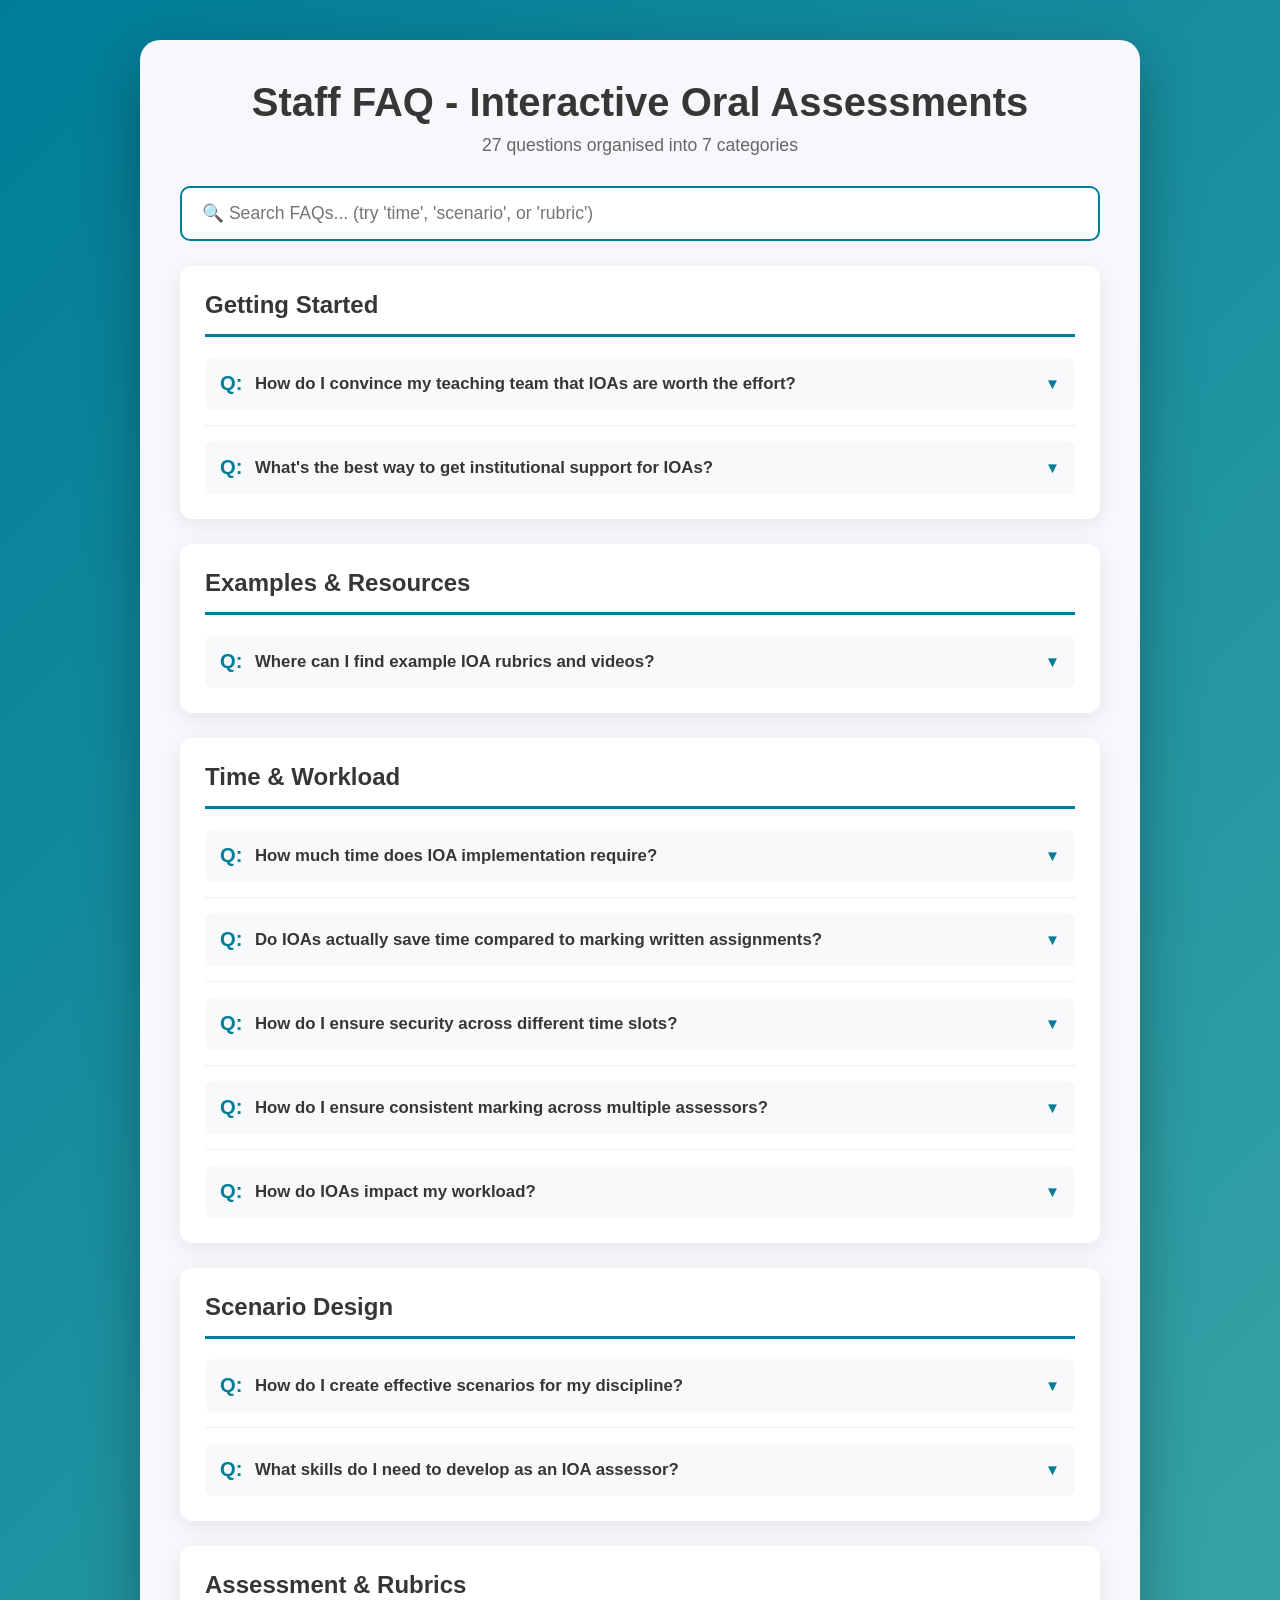
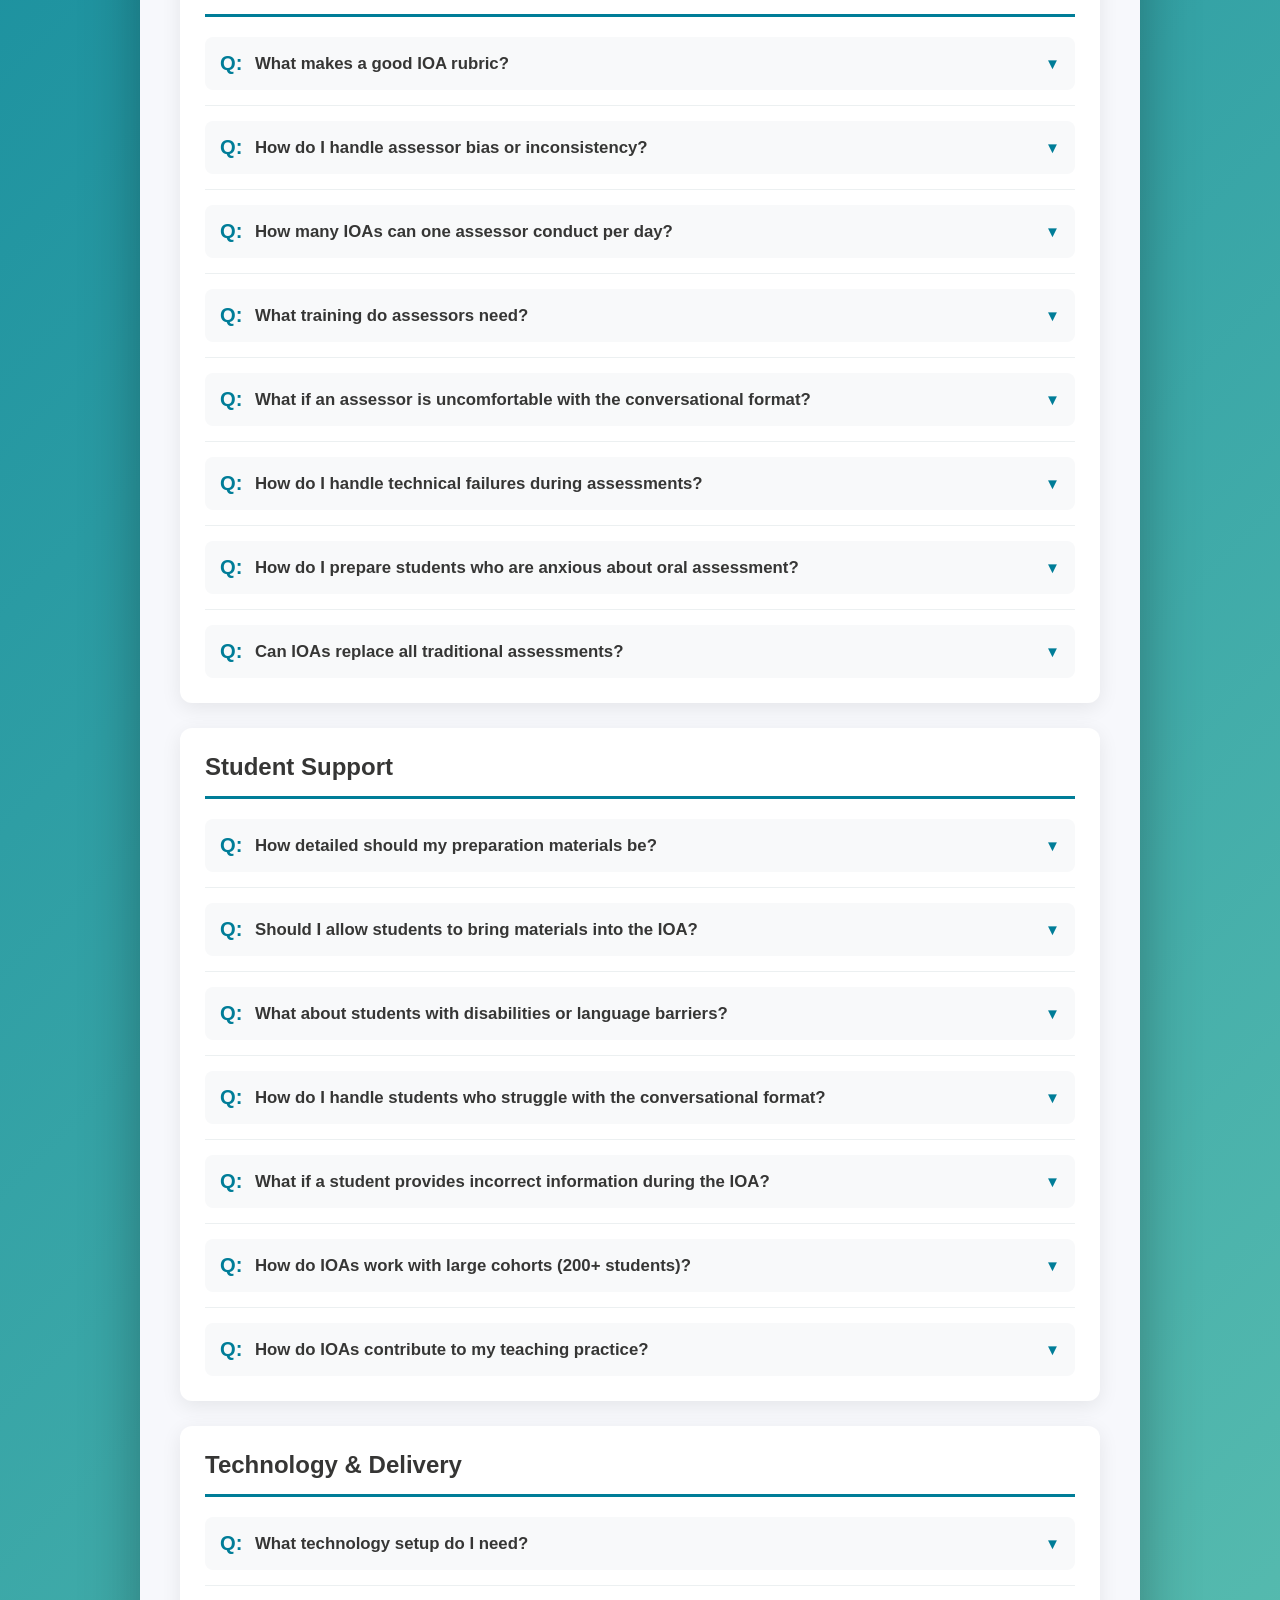
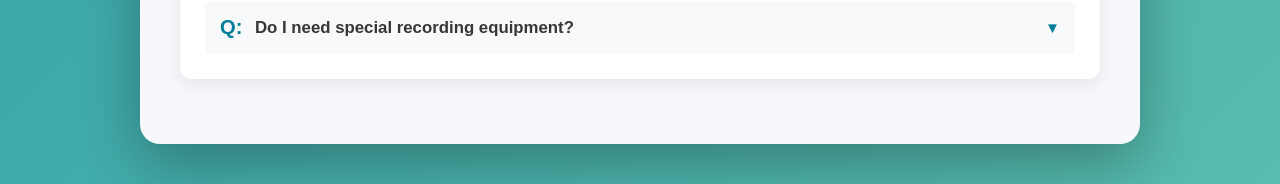
<file: playbook/FAQ.html>
<!DOCTYPE html>
<html lang="en-AU">
<head>
    <meta charset="UTF-8">
    <meta name="viewport" content="width=device-width, initial-scale=1.0">
    <title>Staff FAQ - Interactive Oral Assessments</title>
    <style>
        * {
            margin: 0;
            padding: 0;
            box-sizing: border-box;
        }

        body {
            font-family: 'Segoe UI', Tahoma, Geneva, Verdana, sans-serif;
            background: linear-gradient(135deg, #007D98 0%, #58BCAF 100%);
            min-height: 100vh;
            padding: 40px 20px;
        }

        .container {
            max-width: 1000px;
            margin: 0 auto;
            background: #f7f8fc;
            border-radius: 20px;
            padding: 40px;
            box-shadow: 0 20px 60px rgba(0, 0, 0, 0.3);
        }

        h1 {
            color: #363635;
            text-align: center;
            margin-bottom: 10px;
            font-size: 2.5em;
        }

        .subtitle {
            text-align: center;
            color: #666;
            margin-bottom: 30px;
            font-size: 1.1em;
        }

        @keyframes slideDown {
            from {
                opacity: 0;
                max-height: 0;
            }
            to {
                opacity: 1;
                max-height: 2000px;
            }
        }

        /* FAQ Styles */
        .faq-category {
            background: white;
            border-radius: 12px;
            padding: 25px;
            margin-bottom: 25px;
            box-shadow: 0 5px 20px rgba(0, 0, 0, 0.08);
        }

        .category-title {
            color: #363635;
            font-size: 1.5em;
            margin-bottom: 20px;
            padding-bottom: 15px;
            border-bottom: 3px solid #007D98;
        }

        .faq-item {
            margin-bottom: 15px;
            border-bottom: 1px solid #ecf0f1;
            padding-bottom: 15px;
        }

        .faq-item:last-child {
            border-bottom: none;
            margin-bottom: 0;
            padding-bottom: 0;
        }

        .faq-question {
            width: 100%;
            display: flex;
            align-items: center;
            gap: 10px;
            padding: 15px;
            background: #f8f9fa;
            border: none;
            border-radius: 8px;
            cursor: pointer;
            transition: all 0.3s;
            text-align: left;
            font-size: 1.05em;
        }

        .faq-question:hover {
            background: #e8f4f8;
            transform: translateX(5px);
        }

        .faq-q-icon {
            font-weight: bold;
            color: #007D98;
            font-size: 1.2em;
            min-width: 25px;
        }

        .faq-q-text {
            flex: 1;
            color: #363635;
            font-weight: 600;
        }

        .faq-toggle {
            color: #007D98;
            font-size: 0.9em;
            transition: transform 0.3s;
        }

        .faq-toggle.open {
            transform: rotate(180deg);
        }

        .faq-answer {
            padding: 20px;
            background: white;
            border-left: 4px solid #58BCAF;
            margin-top: 10px;
            border-radius: 0 8px 8px 0;
            animation: slideDown 0.3s ease;
        }

        .faq-answer p {
            color: #555;
            line-height: 1.8;
            margin-bottom: 15px;
        }

        .faq-answer p:last-child {
            margin-bottom: 0;
        }

        .faq-answer strong {
            color: #363635;
            display: block;
            margin-top: 15px;
            margin-bottom: 10px;
            font-size: 1.05em;
        }

        .faq-answer ul {
            list-style: none;
            padding-left: 0;
            margin-top: 10px;
        }

        .faq-answer li {
            padding: 5px 0;
            padding-left: 20px;
            position: relative;
            color: #555;
        }

        .faq-answer li::before {
            content: '•';
            position: absolute;
            left: 0;
            color: #007D98;
            font-weight: bold;
        }

        .faq-answer a {
            color: #007D98;
            text-decoration: none;
            font-weight: 600;
            border-bottom: 2px solid transparent;
            transition: border-bottom 0.3s;
        }

        .faq-answer a:hover {
            border-bottom: 2px solid #007D98;
        }

        .resource-box {
            background: #f8f9fa;
            padding: 20px;
            border-radius: 8px;
            margin: 20px 0;
            border-left: 4px solid #FF9300;
        }

        .resource-box h4 {
            color: #363635;
            margin-bottom: 15px;
            font-size: 1.2em;
            border-bottom: 2px solid #e0e0e0;
            padding-bottom: 10px;
        }

        .resource-columns {
            display: grid;
            grid-template-columns: 1fr 1fr;
            gap: 20px;
            margin-top: 15px;
        }

        .resource-column {
            display: flex;
            flex-direction: column;
        }

        .resource-column h5 {
            color: #007D98;
            margin-bottom: 10px;
            font-size: 1em;
            font-weight: 600;
        }

        .video-container {
            position: relative;
            padding-bottom: 56.25%; /* 16:9 aspect ratio */
            height: 0;
            overflow: hidden;
            border-radius: 8px;
            background: #e0e0e0;
        }

        .video-container iframe {
            position: absolute;
            top: 0;
            left: 0;
            width: 100%;
            height: 100%;
            border: none;
            border-radius: 8px;
        }

        .video-placeholder {
            position: absolute;
            top: 50%;
            left: 50%;
            transform: translate(-50%, -50%);
            color: #999;
            font-size: 0.9em;
            text-align: center;
        }

        .resource-link {
            display: inline-block;
            margin: 5px 0;
            padding: 12px 20px;
            background: #007D98;
            color: white !important;
            border-radius: 5px;
            text-decoration: none !important;
            transition: background 0.3s;
            border: none !important;
            text-align: center;
            font-weight: 600;
        }

        .resource-link:hover {
            background: #006D88;
        }

        @media (max-width: 768px) {
            .resource-columns {
                grid-template-columns: 1fr;
            }
        }

        .faq-search {
            width: 100%;
            padding: 15px 20px;
            font-size: 1.1em;
            border: 2px solid #007D98;
            border-radius: 10px;
            margin-bottom: 25px;
            outline: none;
        }

        .faq-search:focus {
            border-color: #58BCAF;
            box-shadow: 0 0 0 3px rgba(0, 125, 152, 0.1);
        }

    </style>
</head>
<body>
    <div class="container">
        <h1>Staff FAQ - Interactive Oral Assessments</h1>
        <p class="subtitle">27 questions organised into 7 categories</p>
        
        <input type="text" 
               class="faq-search" 
               id="faq-search" 
               placeholder="🔍 Search FAQs... (try 'time', 'scenario', or 'rubric')" 
               onkeyup="searchFAQ()">
        
        <div class="faq-category">
            <h3 class="category-title">Getting Started</h3>
            <div class="faq-item">
                <button class="faq-question" onclick="toggleFAQ('getting-started-q1')">
                    <span class="faq-q-icon">Q:</span>
                    <span class="faq-q-text">How do I convince my teaching team that IOAs are worth the effort?</span>
                    <span class="faq-toggle" id="getting-started-q1-icon">▼</span>
                </button>
                <div class="faq-answer" id="getting-started-q1" style="display: none;">
                    <p>Start with the evidence: universities report higher student satisfaction, better learning outcomes, enhanced academic integrity, and more engaging assessment for staff. Consider beginning with a small pilot cohort to demonstrate feasibility before full implementation.</p>
                </div>
            </div>
            <div class="faq-item">
                <button class="faq-question" onclick="toggleFAQ('getting-started-q2')">
                    <span class="faq-q-icon">Q:</span>
                    <span class="faq-q-text">What's the best way to get institutional support for IOAs?</span>
                    <span class="faq-toggle" id="getting-started-q2-icon">▼</span>
                </button>
                <div class="faq-answer" id="getting-started-q2" style="display: none;">
                    <p>Present IOAs as a solution to current challenges: academic integrity concerns with AI, development of employability skills, and inclusive assessment practices. Frame it as authentic assessment that better prepares students for professional contexts.</p>
                </div>
            </div>
        </div>

        <div class="faq-category">
            <h3 class="category-title">Examples & Resources</h3>
            <div class="faq-item">
                <button class="faq-question" onclick="toggleFAQ('examples-q1')">
                    <span class="faq-q-icon">Q:</span>
                    <span class="faq-q-text">Where can I find example IOA rubrics and videos?</span>
                    <span class="faq-toggle" id="examples-q1-icon">▼</span>
                </button>
                <div class="faq-answer" id="examples-q1" style="display: none;">
                    <p style="margin-bottom: 20px;">Dublin City University has generously shared exemplars across multiple disciplines. These resources show how IOAs work in practice and provide templates you can adapt for your own context.</p>
                    
                    <div class="resource-box">
                        <h4>🎭 French Literature</h4>
                        <p style="margin-bottom: 15px;"><strong>Dervila Cooke, Dublin City University</strong></p>
                        
                        <div class="resource-columns">
                            <div class="resource-column">
                                <h5>📹 Example Video</h5>
                                <div class="video-container">
                                    <iframe src="https://www.youtube.com/embed/ckTbDqKnD9U" 
                                            allow="accelerometer; autoplay; clipboard-write; encrypted-media; gyroscope; picture-in-picture" 
                                            allowfullscreen>
                                    </iframe>
                                </div>
                                <p style="margin-top: 10px; font-size: 0.85em; color: #666;">Interactive oral assessment example showing student-assessor conversation</p>
                            </div>
                            
                            <div class="resource-column">
                                <h5>📄 Marking Rubric</h5>
                                <a href="https://www.dcu.ie/sites/default/files/inline-files/rubrics-for-dc-interactive-oral-.pdf" 
                                   target="_blank" 
                                   class="resource-link">
                                   Download Rubric (PDF)
                                </a>
                                <p style="margin-top: 10px; font-size: 0.85em; color: #666; line-height: 1.6;">
                                    Detailed assessment criteria for interactive oral assessment in French Literature with clear performance descriptors across multiple grade levels.
                                </p>
                            </div>
                        </div>
                    </div>

                    <div class="resource-box">
                        <h4>✈️ Sustainable Aviation</h4>
                        <p style="margin-bottom: 15px;"><strong>Marina Efthymiou, Dublin City University</strong></p>
                        
                        <div class="resource-columns">
                            <div class="resource-column">
                                <h5>📹 Example Video</h5>
                                <div class="video-container">
                                    <iframe src="https://www.youtube.com/embed/RjPtkuqlWeQ" 
                                            allow="accelerometer; autoplay; clipboard-write; encrypted-media; gyroscope; picture-in-picture" 
                                            allowfullscreen>
                                    </iframe>
                                </div>
                                <p style="margin-top: 10px; font-size: 0.85em; color: #666;">Student interactive oral example demonstrating assessment format</p>
                            </div>
                            
                            <div class="resource-column">
                                <h5>📄 Marking Rubric</h5>
                                <a href="https://www.dcu.ie/sites/default/files/inline-files/ef220-io-rubric.pdf" 
                                   target="_blank" 
                                   class="resource-link">
                                   Download Rubric (PDF)
                                </a>
                                <p style="margin-top: 10px; font-size: 0.85em; color: #666; line-height: 1.6;">
                                    Assessment framework for sustainable aviation interactive oral assessments including criteria for content knowledge and application.
                                </p>
                            </div>
                        </div>
                    </div>

                    <div class="resource-box">
                        <h4>💻 Computing & IT</h4>
                        <p style="margin-bottom: 15px;"><strong>Monica Ward, Dublin City University</strong></p>
                        
                        <div class="resource-columns">
                            <div class="resource-column">
                                <h5>📹 Example Video</h5>
                                <div class="video-container">
                                    <iframe src="https://www.youtube.com/embed/tLFpSdtFBLQ" 
                                            allow="accelerometer; autoplay; clipboard-write; encrypted-media; gyroscope; picture-in-picture" 
                                            allowfullscreen>
                                    </iframe>
                                </div>
                                <p style="margin-top: 10px; font-size: 0.85em; color: #666;">Group interactive oral experience example</p>
                            </div>
                            
                            <div class="resource-column">
                                <h5>📄 Marking Rubric</h5>
                                <a href="https://www.dcu.ie/sites/default/files/inline-files/io-rubric_0.pdf" 
                                   target="_blank" 
                                   class="resource-link">
                                   Download Rubric (PDF)
                                </a>
                                <p style="margin-top: 10px; font-size: 0.85em; color: #666; line-height: 1.6;">
                                    Rubric for group interactive oral experiences in Computing with criteria for both individual and collaborative assessment components.
                                </p>
                            </div>
                        </div>
                    </div>

                    <strong style="display: block; margin-top: 25px; margin-bottom: 10px;">Additional Resources:</strong>
                    <p><br>These example rubrics are also available in CloudDeakin and docx formats.
                    </p>
                </div>
            </div>
        </div>

        <div class="faq-category">
            <h3 class="category-title">Time & Workload</h3>
            <div class="faq-item">
                <button class="faq-question" onclick="toggleFAQ('time-workload-q1')">
                    <span class="faq-q-icon">Q:</span>
                    <span class="faq-q-text">How much time does IOA implementation require?</span>
                    <span class="faq-toggle" id="time-workload-q1-icon">▼</span>
                </button>
                <div class="faq-answer" id="time-workload-q1" style="display: none;">
                    <p>Initial setup requires 5-6 weeks for scenario development, rubric creation, and staff training. However, ongoing delivery time matches or improves upon traditional marking loads. Universities report that while the upfront investment is significant, the long-term efficiency and teaching insights make it worthwhile.</p>
                </div>
            </div>
            <div class="faq-item">
                <button class="faq-question" onclick="toggleFAQ('time-workload-q2')">
                    <span class="faq-q-icon">Q:</span>
                    <span class="faq-q-text">Do IOAs actually save time compared to marking written assignments?</span>
                    <span class="faq-toggle" id="time-workload-q2-icon">▼</span>
                </button>
                <div class="faq-answer" id="time-workload-q2" style="display: none;">
                    <p>Yes, once implemented. A 15-minute IOA provides equivalent assessment depth to a 3,000-word essay but eliminates extensive written feedback requirements. Marking happens in real-time during the conversation, and feedback is delivered immediately rather than requiring separate written responses.</p>
                </div>
            </div>
            <div class="faq-item">
                <button class="faq-question" onclick="toggleFAQ('time-workload-q3')">
                    <span class="faq-q-icon">Q:</span>
                    <span class="faq-q-text">How do I ensure security across different time slots?</span>
                    <span class="faq-toggle" id="time-workload-q3-icon">▼</span>
                </button>
                <div class="faq-answer" id="time-workload-q3" style="display: none;">
                    <p>Use scenario-based assessment rather than specific questions, ensuring each conversation is unique while maintaining consistent evaluation criteria. The interactive nature makes it virtually impossible for students to share specific answers because each conversation develops differently.</p>
                </div>
            </div>
            <div class="faq-item">
                <button class="faq-question" onclick="toggleFAQ('time-workload-q4')">
                    <span class="faq-q-icon">Q:</span>
                    <span class="faq-q-text">How do I ensure consistent marking across multiple assessors?</span>
                    <span class="faq-toggle" id="time-workload-q4-icon">▼</span>
                </button>
                <div class="faq-answer" id="time-workload-q4" style="display: none;">
                    <p>Implement pre-assessment calibration meetings, shared rubric interpretation protocols, and real-time consultation processes during assessment periods. Record IOAs for moderation purposes and conduct regular cross-assessor reviews. The recording provides objective evidence for consistency monitoring.</p>
                </div>
            </div>
            <div class="faq-item">
                <button class="faq-question" onclick="toggleFAQ('time-workload-q5')">
                    <span class="faq-q-icon">Q:</span>
                    <span class="faq-q-text">How do IOAs impact my workload?</span>
                    <span class="faq-toggle" id="time-workload-q5-icon">▼</span>
                </button>
                <div class="faq-answer" id="time-workload-q5" style="display: none;">
                    <p>While intensive during assessment periods, IOAs eliminate extensive written feedback requirements and provide immediate completion of marking tasks. Many staff find the real-time nature of IOAs more satisfying than traditional marking, and the immediate feedback to students improves teaching relationships.</p>
                    <strong>Implementation Checklist:</strong>
                    <ul>
                        <li><strong>Week 0 (Before trimester starts):</strong> Scenario development, rubric creation, staff training, technical setup</li>
                        <li><strong>Weeks 2-6:</strong> Student briefing materials, practice opportunities, booking system setup</li>
                        <li><strong>Weeks 6-10:</strong> Student preparation begins, exemplar recordings available</li>
                        <li><strong>Weeks 10-11:</strong> Final staff calibration, technical testing, student Q&A sessions</li>
                        <li><strong>Weeks 11-12 (Study Week):</strong> Final preparations, emergency protocols confirmed</li>
                    </ul>
                </div>
            </div>
        </div>

        <div class="faq-category">
            <h3 class="category-title">Scenario Design</h3>
            <div class="faq-item">
                <button class="faq-question" onclick="toggleFAQ('scenario-design-q1')">
                    <span class="faq-q-icon">Q:</span>
                    <span class="faq-q-text">How do I create effective scenarios for my discipline?</span>
                    <span class="faq-toggle" id="scenario-design-q1-icon">▼</span>
                </button>
                <div class="faq-answer" id="scenario-design-q1" style="display: none;">
                    <p>Design authentic workplace situations where students act as professionals (consultants, advisers, specialists) responding to realistic challenges. For STEM: environmental impact assessments, engineering design justifications, genetics counselling sessions, or technical consulting scenarios. The scenario should require content knowledge application, not just recall.</p>
                </div>
            </div>
            <div class="faq-item">
                <button class="faq-question" onclick="toggleFAQ('scenario-design-q2')">
                    <span class="faq-q-icon">Q:</span>
                    <span class="faq-q-text">What skills do I need to develop as an IOA assessor?</span>
                    <span class="faq-toggle" id="scenario-design-q2-icon">▼</span>
                </button>
                <div class="faq-answer" id="scenario-design-q2" style="display: none;">
                    <p>Focus on conversation facilitation, active listening, and curiosity-driven questioning rather than repeating identical questions for every student. Develop skills in real-time rubric application and supportive assessment practices that help students demonstrate their best understanding.</p>
                </div>
            </div>
        </div>

        <div class="faq-category">
            <h3 class="category-title">Assessment & Rubrics</h3>
            <div class="faq-item">
                <button class="faq-question" onclick="toggleFAQ('assessment-rubrics-q1')">
                    <span class="faq-q-icon">Q:</span>
                    <span class="faq-q-text">What makes a good IOA rubric?</span>
                    <span class="faq-toggle" id="assessment-rubrics-q1-icon">▼</span>
                </button>
                <div class="faq-answer" id="assessment-rubrics-q1" style="display: none;">
                    <p>Effective rubrics function as conversation guides that align with course learning outcomes. They should prompt assessors towards higher-order questions when students demonstrate understanding, and focus on content knowledge and application rather than communication skills (unless specifically required). Include clear progression from basic understanding to sophisticated analysis.</p>
                </div>
            </div>
            <div class="faq-item">
                <button class="faq-question" onclick="toggleFAQ('assessment-rubrics-q2')">
                    <span class="faq-q-icon">Q:</span>
                    <span class="faq-q-text">How do I handle assessor bias or inconsistency?</span>
                    <span class="faq-toggle" id="assessment-rubrics-q2-icon">▼</span>
                </button>
                <div class="faq-answer" id="assessment-rubrics-q2" style="display: none;">
                    <p>Use detailed rubrics focused on learning outcomes, implement blind moderation of recorded assessments, and establish clear protocols for difficult conversations. The recording provides accountability and evidence for addressing any consistency issues.</p>
                </div>
            </div>
            <div class="faq-item">
                <button class="faq-question" onclick="toggleFAQ('assessment-rubrics-q3')">
                    <span class="faq-q-icon">Q:</span>
                    <span class="faq-q-text">How many IOAs can one assessor conduct per day?</span>
                    <span class="faq-toggle" id="assessment-rubrics-q3-icon">▼</span>
                </button>
                <div class="faq-answer" id="assessment-rubrics-q3" style="display: none;">
                    <p>Maximum 20 IOAs per day with mandatory breaks after every 3-4 sessions. Mental fatigue becomes significant beyond this limit. Many universities find 12-15 per day more sustainable for maintaining assessment quality and staff wellbeing.</p>
                </div>
            </div>
            <div class="faq-item">
                <button class="faq-question" onclick="toggleFAQ('assessment-rubrics-q4')">
                    <span class="faq-q-icon">Q:</span>
                    <span class="faq-q-text">What training do assessors need?</span>
                    <span class="faq-toggle" id="assessment-rubrics-q4-icon">▼</span>
                </button>
                <div class="faq-answer" id="assessment-rubrics-q4" style="display: none;">
                    <p>All teaching team members should experience IOAs from both student and assessor perspectives, practise with actual rubrics, and participate in calibration sessions. Training should cover conversation facilitation skills, rubric interpretation, and moderation protocols. Plan for 6-8 hours initial training plus usual moderation meetings.</p>
                </div>
            </div>
            <div class="faq-item">
                <button class="faq-question" onclick="toggleFAQ('assessment-rubrics-q5')">
                    <span class="faq-q-icon">Q:</span>
                    <span class="faq-q-text">What if an assessor is uncomfortable with the conversational format?</span>
                    <span class="faq-toggle" id="assessment-rubrics-q5-icon">▼</span>
                </button>
                <div class="faq-answer" id="assessment-rubrics-q5" style="display: none;">
                    <p>Provide additional practice opportunities and pair less confident assessors with experienced colleagues initially. Most staff find IOAs more engaging than traditional marking once they develop conversation facilitation skills.</p>
                </div>
            </div>
            <div class="faq-item">
                <button class="faq-question" onclick="toggleFAQ('assessment-rubrics-q6')">
                    <span class="faq-q-icon">Q:</span>
                    <span class="faq-q-text">How do I handle technical failures during assessments?</span>
                    <span class="faq-toggle" id="assessment-rubrics-q6-icon">▼</span>
                </button>
                <div class="faq-answer" id="assessment-rubrics-q6" style="display: none;">
                    <p>Establish clear backup protocols, rescheduling procedures for genuine technical issues, and emergency contact procedures.</p>
                </div>
            </div>
            <div class="faq-item">
                <button class="faq-question" onclick="toggleFAQ('assessment-rubrics-q7')">
                    <span class="faq-q-icon">Q:</span>
                    <span class="faq-q-text">How do I prepare students who are anxious about oral assessment?</span>
                    <span class="faq-toggle" id="assessment-rubrics-q7-icon">▼</span>
                </button>
                <div class="faq-answer" id="assessment-rubrics-q7" style="display: none;">
                    <p>Provide extensive practice opportunities, recorded exemplars, and clear rubric explanations. Emphasise that IOAs assess content knowledge, not communication skills. Research shows student anxiety decreases significantly once they experience the conversational format. Consider low-stakes practice sessions early in the course.</p>
                </div>
            </div>
            <div class="faq-item">
                <button class="faq-question" onclick="toggleFAQ('assessment-rubrics-q8')">
                    <span class="faq-q-icon">Q:</span>
                    <span class="faq-q-text">Can IOAs replace all traditional assessments?</span>
                    <span class="faq-toggle" id="assessment-rubrics-q8-icon">▼</span>
                </button>
                <div class="faq-answer" id="assessment-rubrics-q8" style="display: none;">
                    <p>IOAs work best as part of a diverse assessment portfolio. They're particularly effective for demonstrating applied knowledge and professional competencies. Consider which learning outcomes are best assessed through conversation versus other methods.</p>
                </div>
            </div>
        </div>

        <div class="faq-category">
            <h3 class="category-title">Student Support</h3>
            <div class="faq-item">
                <button class="faq-question" onclick="toggleFAQ('student-support-q1')">
                    <span class="faq-q-icon">Q:</span>
                    <span class="faq-q-text">How detailed should my preparation materials be?</span>
                    <span class="faq-toggle" id="student-support-q1-icon">▼</span>
                </button>
                <div class="faq-answer" id="student-support-q1" style="display: none;">
                    <p>Provide comprehensive briefing materials including scenario descriptions, sample rubrics, recorded exemplars, and practice opportunities. Students need a minimum of 3-4 weeks advance notice with clear expectations. The research shows students perform significantly better when given detailed preparation resources.</p>
                </div>
            </div>
            <div class="faq-item">
                <button class="faq-question" onclick="toggleFAQ('student-support-q2')">
                    <span class="faq-q-icon">Q:</span>
                    <span class="faq-q-text">Should I allow students to bring materials into the IOA?</span>
                    <span class="faq-toggle" id="student-support-q2-icon">▼</span>
                </button>
                <div class="faq-answer" id="student-support-q2" style="display: none;">
                    <p>Consider what's authentic for the professional scenario. Many successful IOAs allow supporting materials (notes, data, presentations) that mirror real workplace practice. This shifts focus from memorisation to knowledge application and synthesis.</p>
                </div>
            </div>
            <div class="faq-item">
                <button class="faq-question" onclick="toggleFAQ('student-support-q3')">
                    <span class="faq-q-icon">Q:</span>
                    <span class="faq-q-text">What about students with disabilities or language barriers?</span>
                    <span class="faq-toggle" id="student-support-q3-icon">▼</span>
                </button>
                <div class="faq-answer" id="student-support-q3" style="display: none;">
                    <p>IOAs can be more inclusive than written assessments because they allow real-time clarification and multiple ways to demonstrate understanding. Work with disability services for appropriate accommodations. Research shows IOAs often benefit international students because they can clarify misunderstandings immediately.</p>
                </div>
            </div>
            <div class="faq-item">
                <button class="faq-question" onclick="toggleFAQ('student-support-q4')">
                    <span class="faq-q-icon">Q:</span>
                    <span class="faq-q-text">How do I handle students who struggle with the conversational format?</span>
                    <span class="faq-toggle" id="student-support-q4-icon">▼</span>
                </button>
                <div class="faq-answer" id="student-support-q4" style="display: none;">
                    <p>Use supportive questioning techniques, provide thinking time when needed, and remember that content knowledge is being assessed, not presentation skills. Some students need encouragement to engage in dialogue rather than delivering prepared monologues.</p>
                </div>
            </div>
            <div class="faq-item">
                <button class="faq-question" onclick="toggleFAQ('student-support-q5')">
                    <span class="faq-q-icon">Q:</span>
                    <span class="faq-q-text">What if a student provides incorrect information during the IOA?</span>
                    <span class="faq-toggle" id="student-support-q5-icon">▼</span>
                </button>
                <div class="faq-answer" id="student-support-q5" style="display: none;">
                    <p>Use follow-up questions to explore their reasoning and provide opportunities for self-correction. The conversational format allows students to clarify or revise their thinking, which actually provides better assessment of understanding than written responses where mistakes cannot be corrected.</p>
                </div>
            </div>
            <div class="faq-item">
                <button class="faq-question" onclick="toggleFAQ('student-support-q6')">
                    <span class="faq-q-icon">Q:</span>
                    <span class="faq-q-text">How do IOAs work with large cohorts (200+ students)?</span>
                    <span class="faq-toggle" id="student-support-q6-icon">▼</span>
                </button>
                <div class="faq-answer" id="student-support-q6" style="display: none;">
                    <p>Universities successfully implement IOAs with 800+ students using distributed scheduling, multiple assessors, and standardised rubrics. Griffith University manages 750+ students per unit with sustained positive outcomes. The key is systematic organisation and adequate staff resources.</p>
                </div>
            </div>
            <div class="faq-item">
                <button class="faq-question" onclick="toggleFAQ('student-support-q7')">
                    <span class="faq-q-icon">Q:</span>
                    <span class="faq-q-text">How do IOAs contribute to my teaching practice?</span>
                    <span class="faq-toggle" id="student-support-q7-icon">▼</span>
                </button>
                <div class="faq-answer" id="student-support-q7" style="display: none;">
                    <p>Staff consistently report that IOAs provide clearer insights into student learning and thinking processes. Many describe IOAs as more engaging and informative than traditional marking, leading to improved teaching practices and better understanding of student needs.</p>
                </div>
            </div>
        </div>

        <div class="faq-category">
            <h3 class="category-title">Technology & Delivery</h3>
            <div class="faq-item">
                <button class="faq-question" onclick="toggleFAQ('technology-delivery-q1')">
                    <span class="faq-q-icon">Q:</span>
                    <span class="faq-q-text">What technology setup do I need?</span>
                    <span class="faq-toggle" id="technology-delivery-q1-icon">▼</span>
                </button>
                <div class="faq-answer" id="technology-delivery-q1" style="display: none;">
                    <p>While it is likely you will be conducting the IOA in a classroom, using a laptop to grade allows direct entry to the LMS, reducing double-handling.</p>
                </div>
            </div>
            <div class="faq-item">
                <button class="faq-question" onclick="toggleFAQ('technology-delivery-q2')">
                    <span class="faq-q-icon">Q:</span>
                    <span class="faq-q-text">Do I need special recording equipment?</span>
                    <span class="faq-toggle" id="technology-delivery-q2-icon">▼</span>
                </button>
                <div class="faq-answer" id="technology-delivery-q2" style="display: none;">
                    <p>Recording IOAs allows a record of the interaction to be kept in case of later administrative requirements – setting up your assessment in a Zoom-enabled room with automated capture linked to the booking schedule if possible.</p>
                </div>
            </div>
        </div>
    </div>

    <script>
        // Toggle FAQ answer
        function toggleFAQ(faqId) {
            const answer = document.getElementById(faqId);
            const icon = document.getElementById(faqId + '-icon');
            
            if (answer.style.display === 'none') {
                answer.style.display = 'block';
                icon.classList.add('open');
            } else {
                answer.style.display = 'none';
                icon.classList.remove('open');
            }
        }

        // Search FAQ
        function searchFAQ() {
            const input = document.getElementById('faq-search').value.toLowerCase();
            const categories = document.querySelectorAll('.faq-category');
            
            categories.forEach(category => {
                const items = category.querySelectorAll('.faq-item');
                let categoryHasResults = false;
                
                items.forEach(item => {
                    const question = item.querySelector('.faq-q-text').textContent.toLowerCase();
                    const answer = item.querySelector('.faq-answer').textContent.toLowerCase();
                    
                    if (question.includes(input) || answer.includes(input)) {
                        item.style.display = 'block';
                        categoryHasResults = true;
                    } else {
                        item.style.display = 'none';
                    }
                });
                
                category.style.display = categoryHasResults || input === '' ? 'block' : 'none';
            });
        }
    </script>
</body>
</html>
</file>
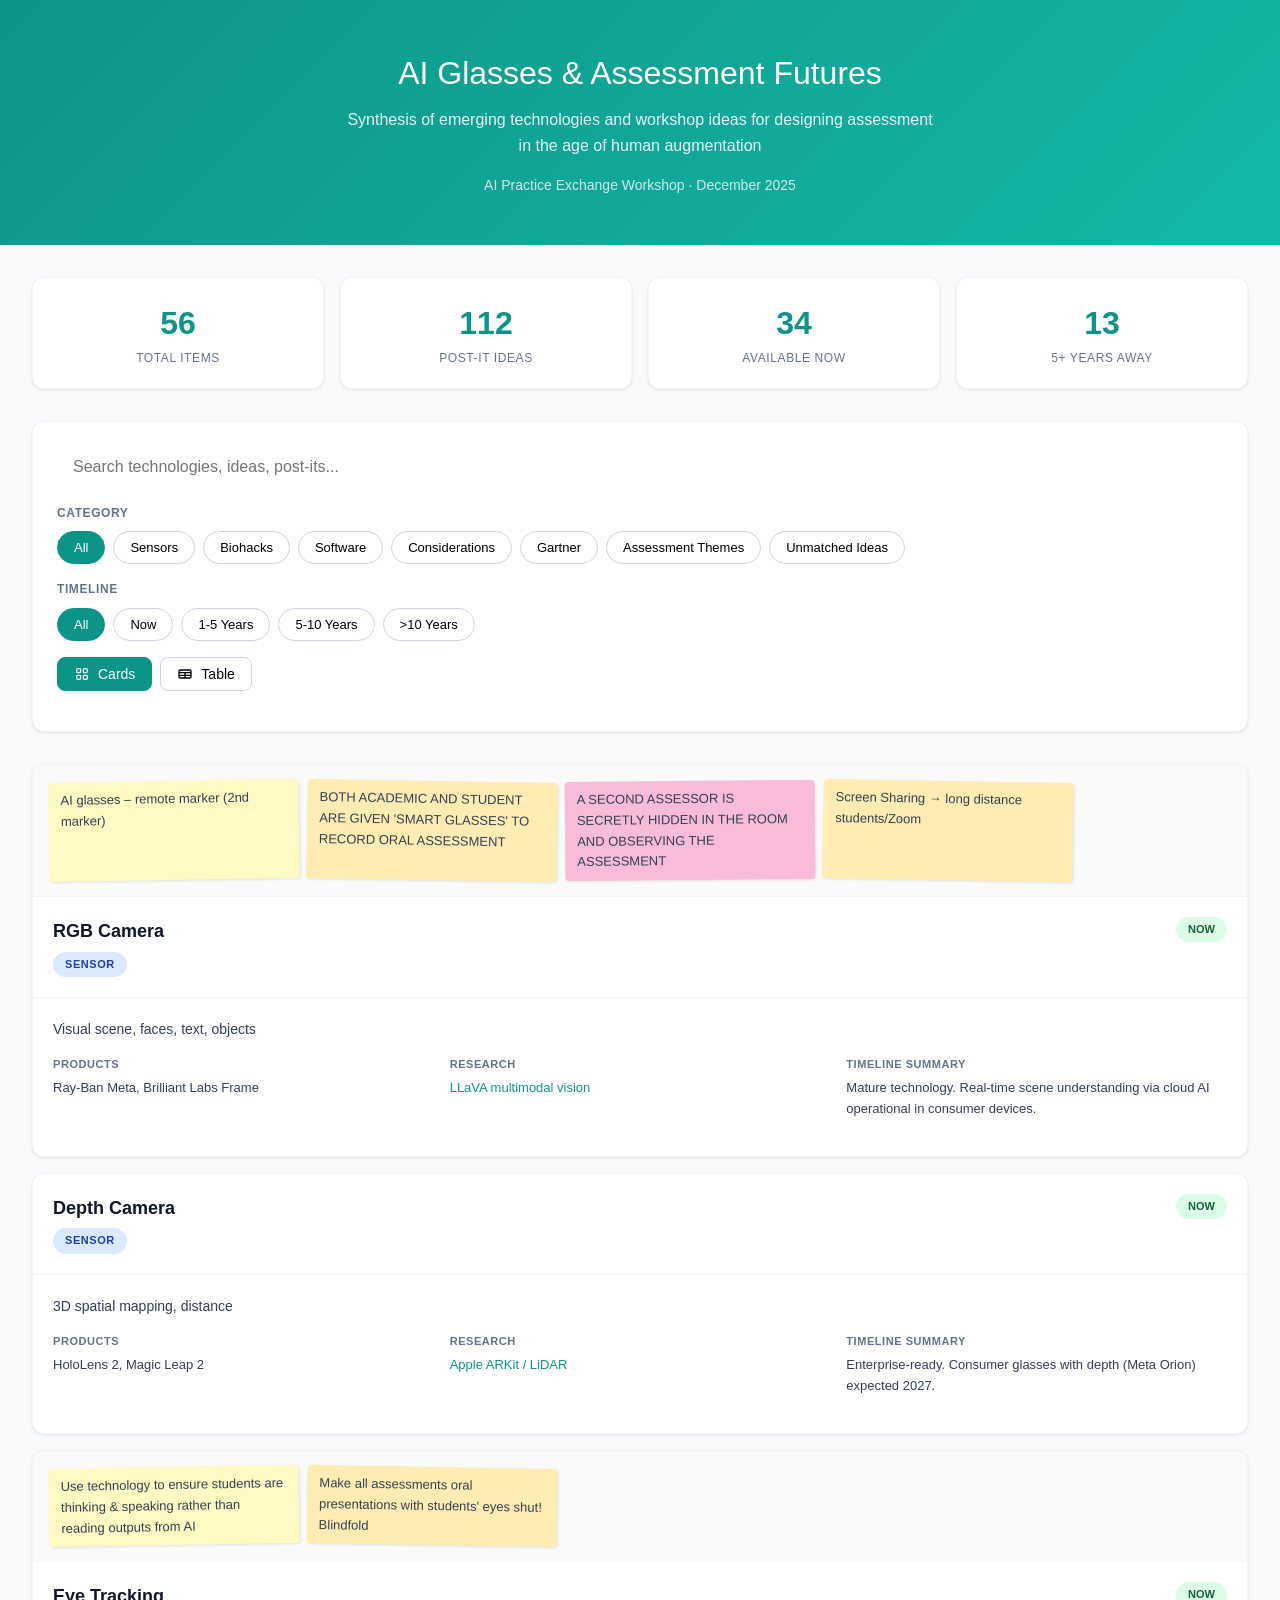
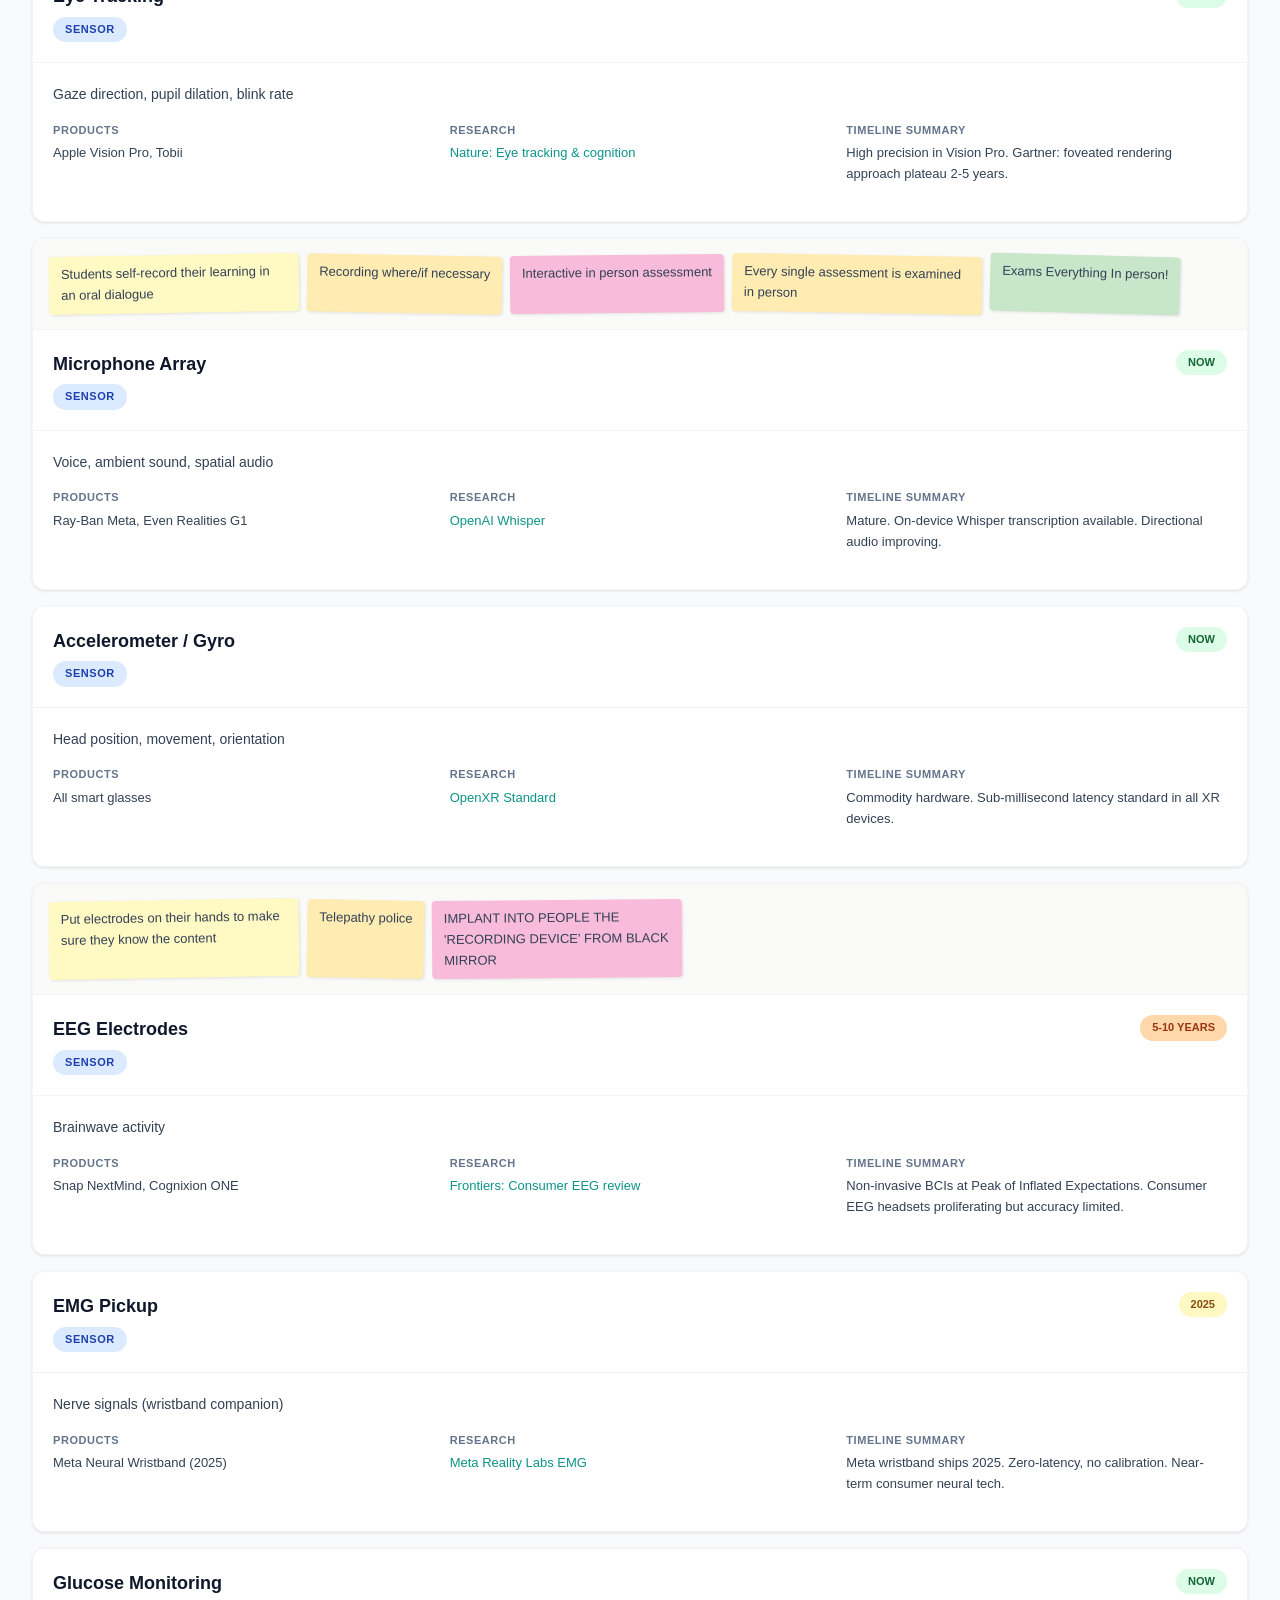
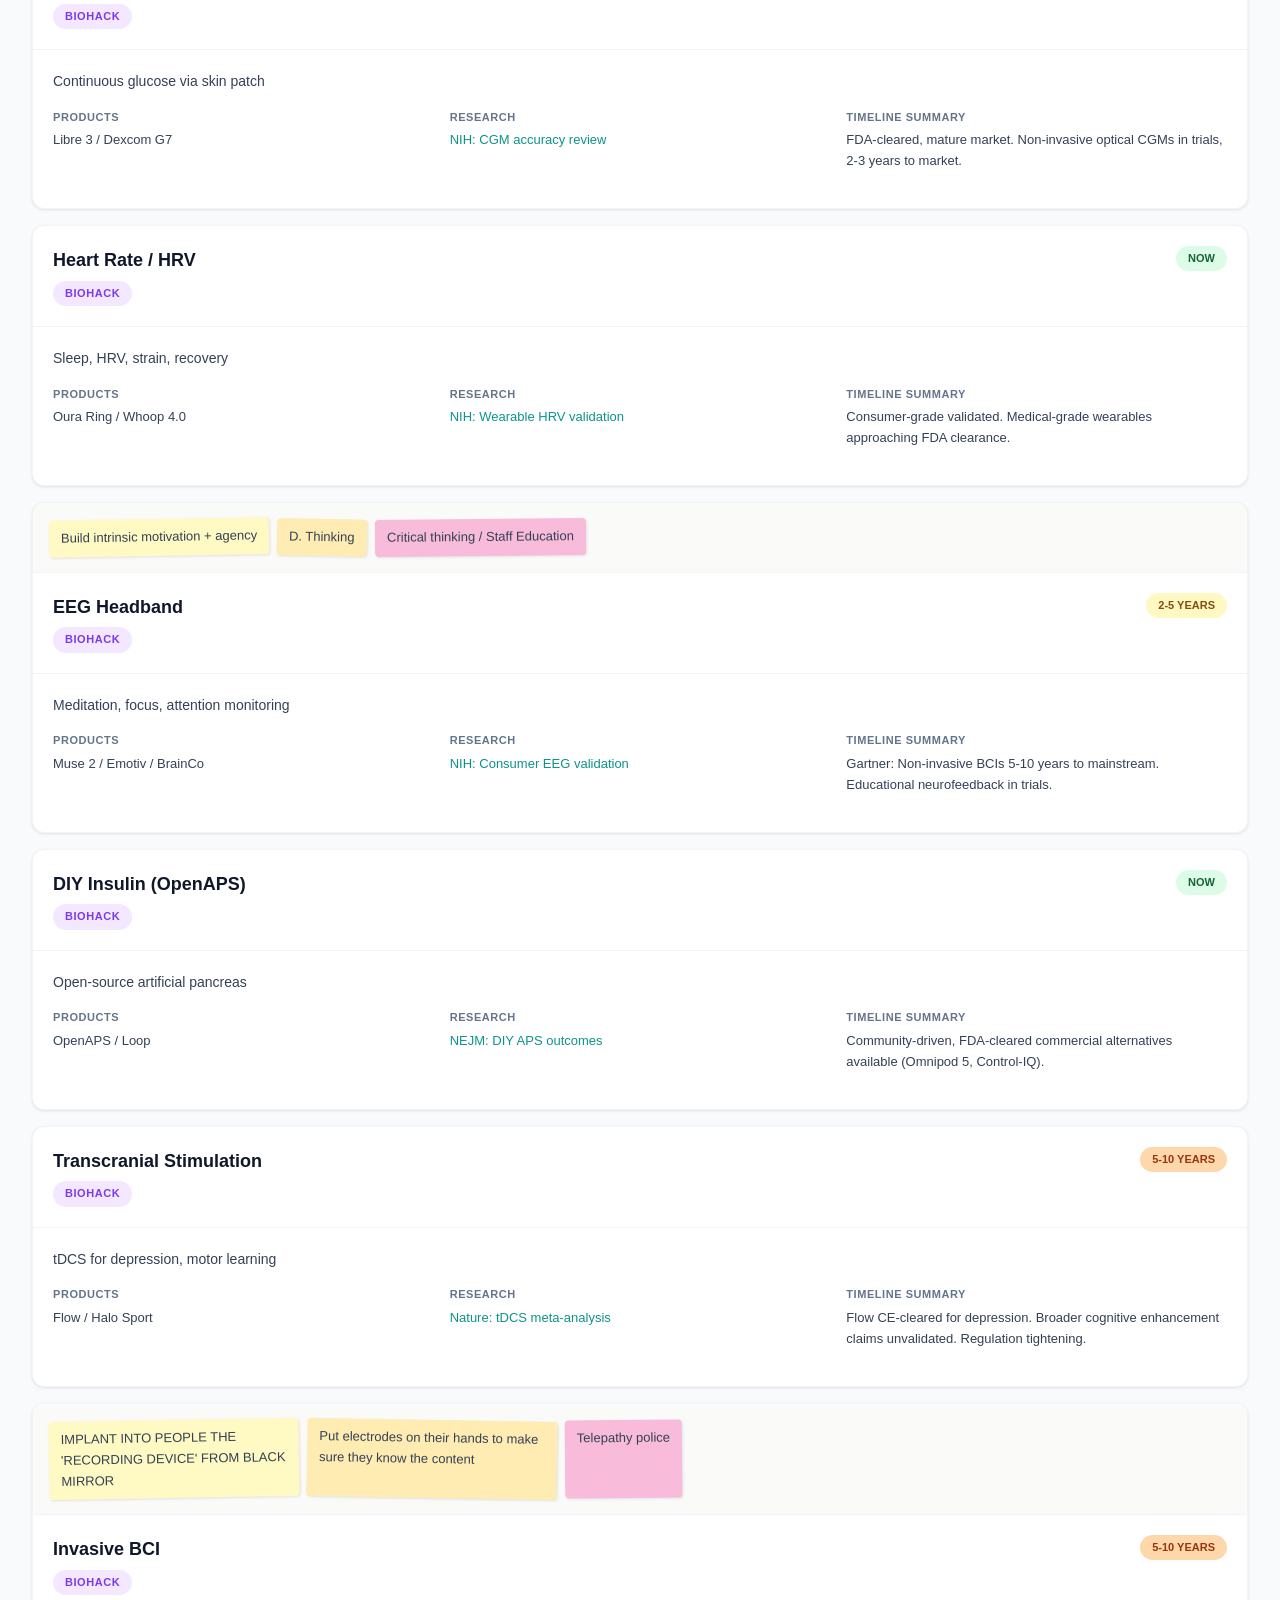
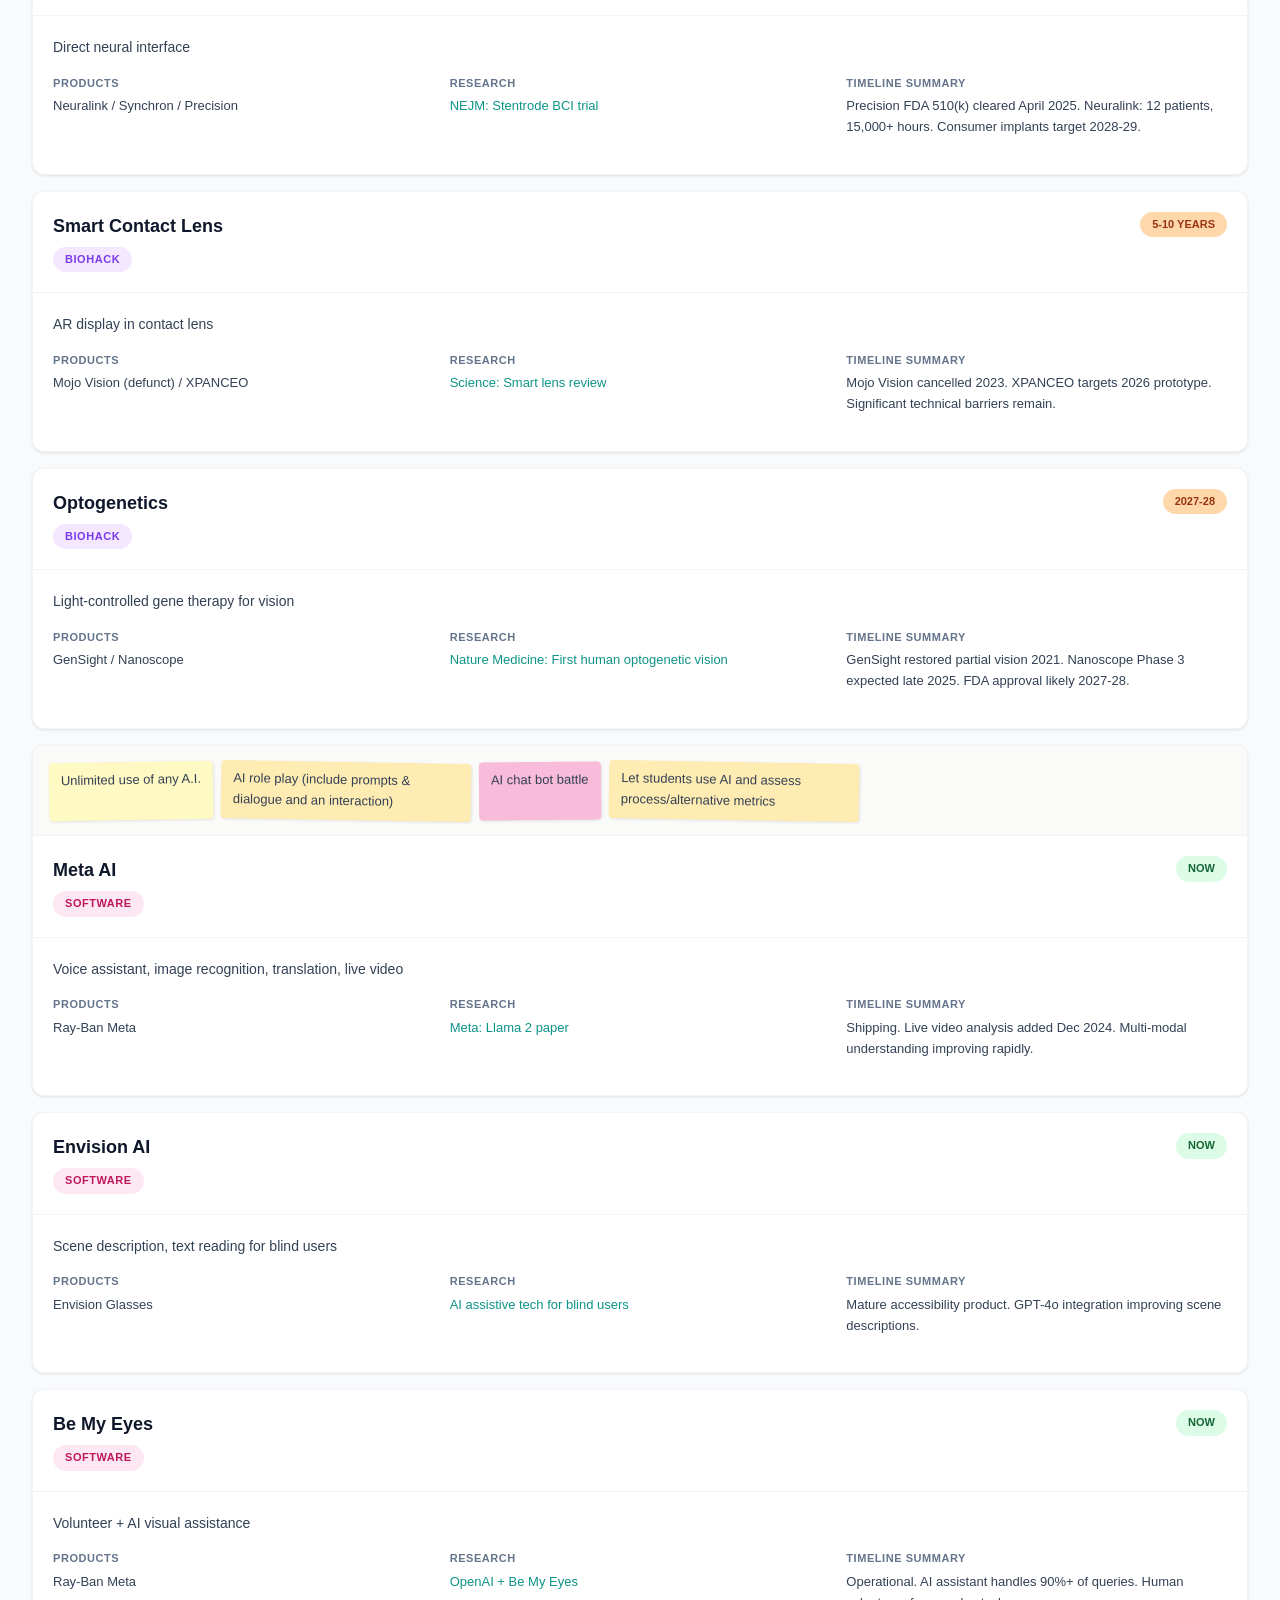
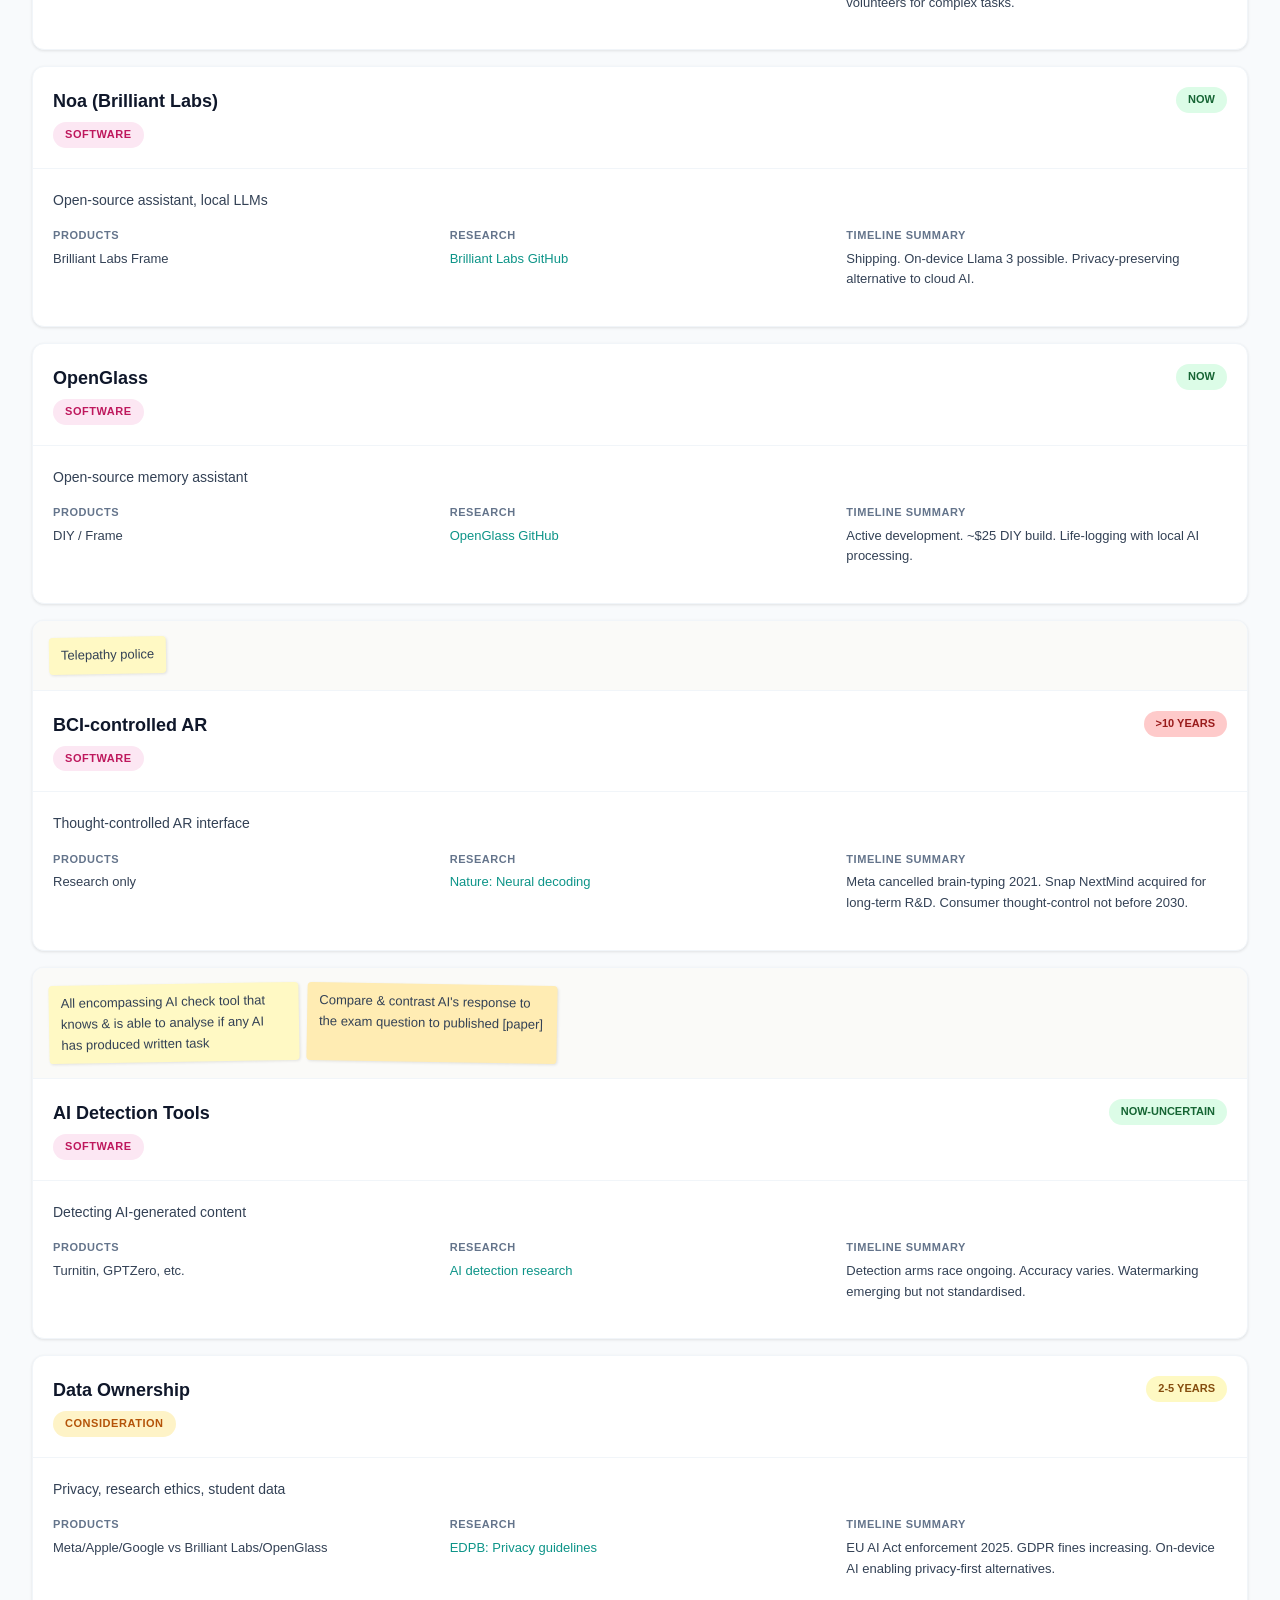
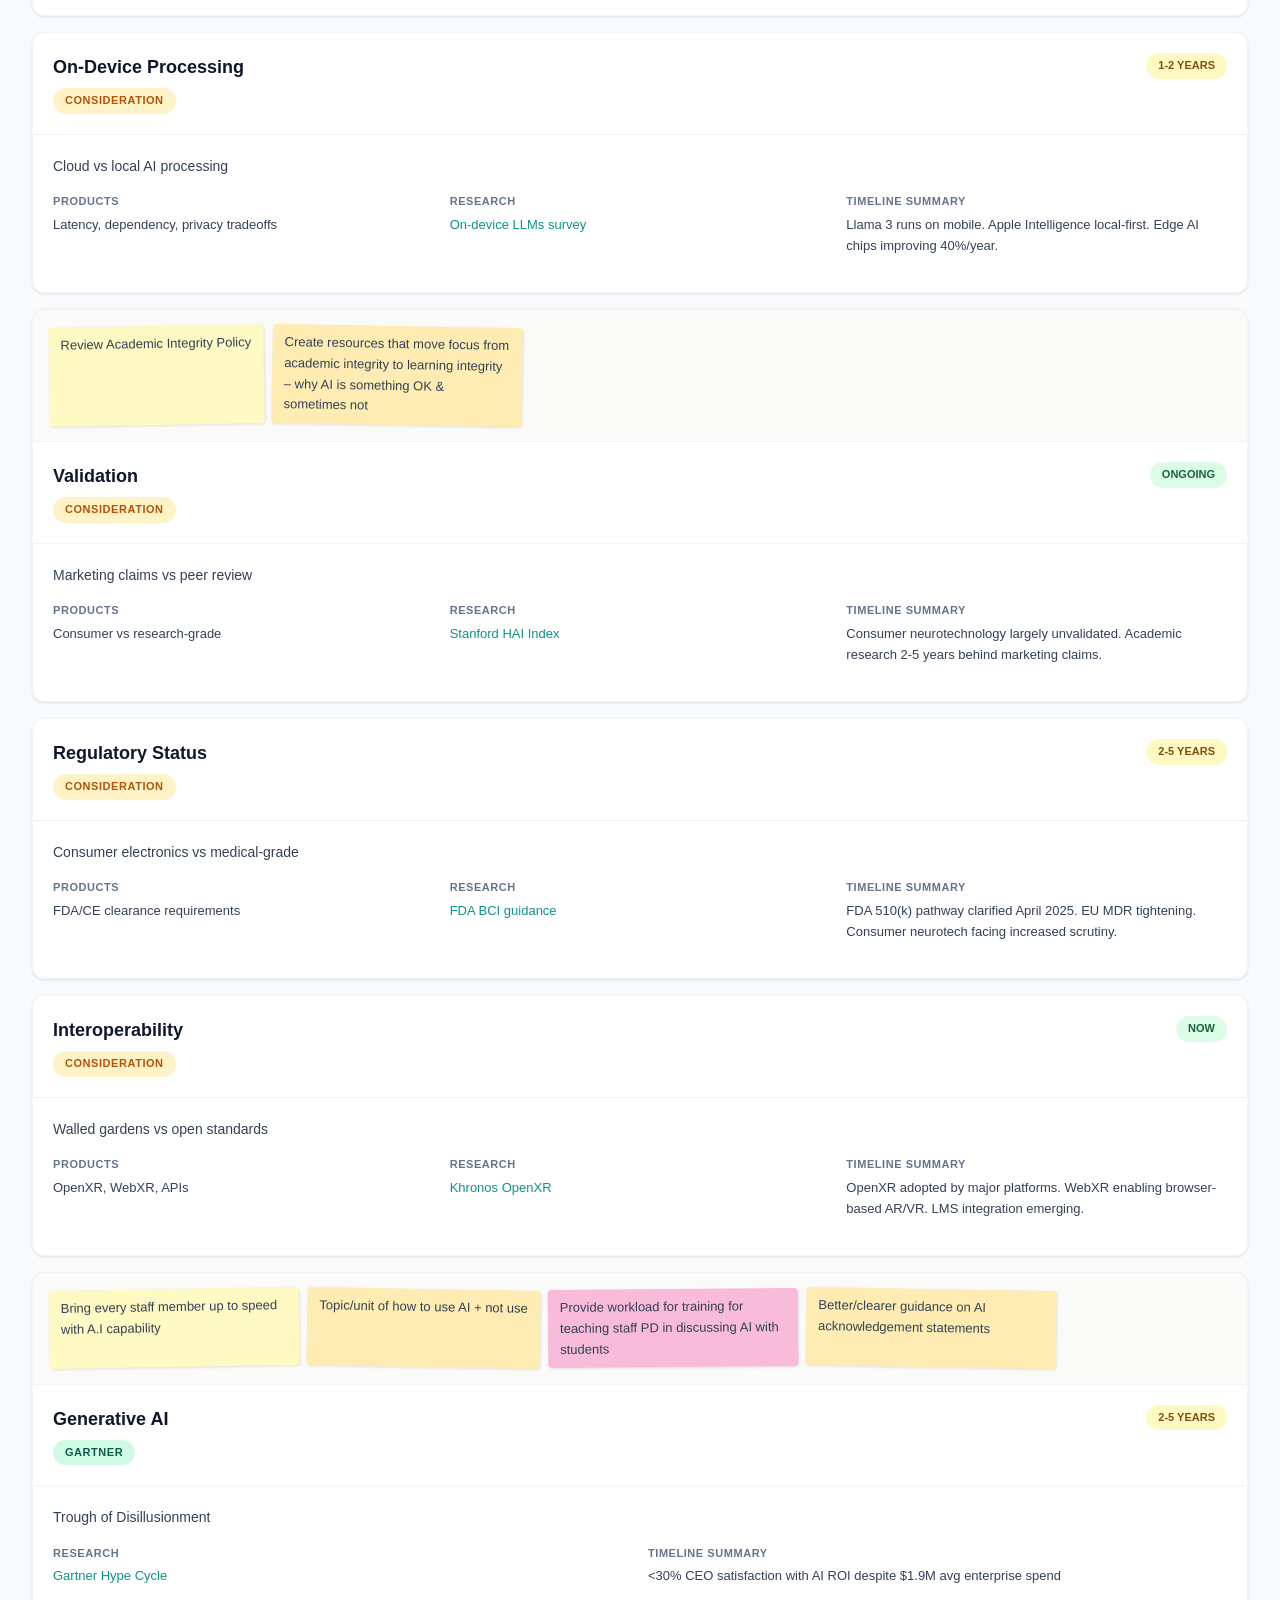
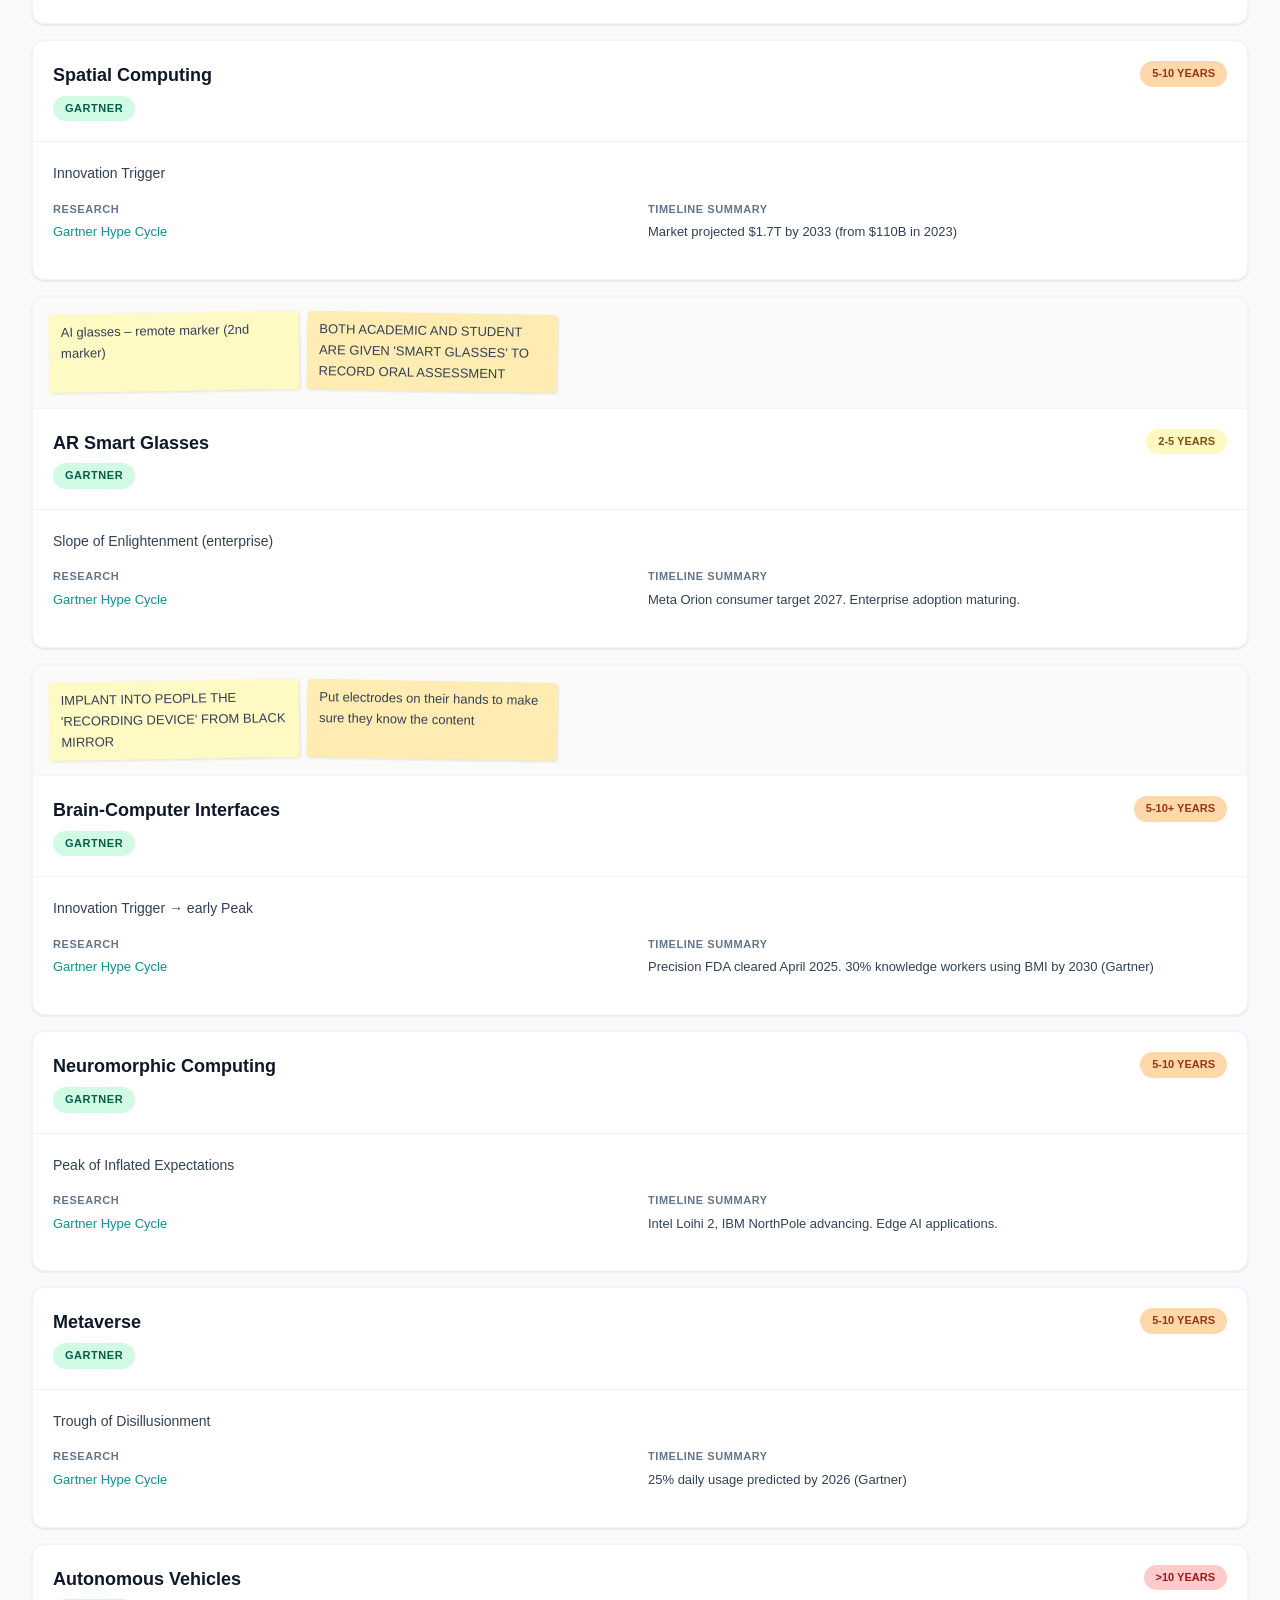
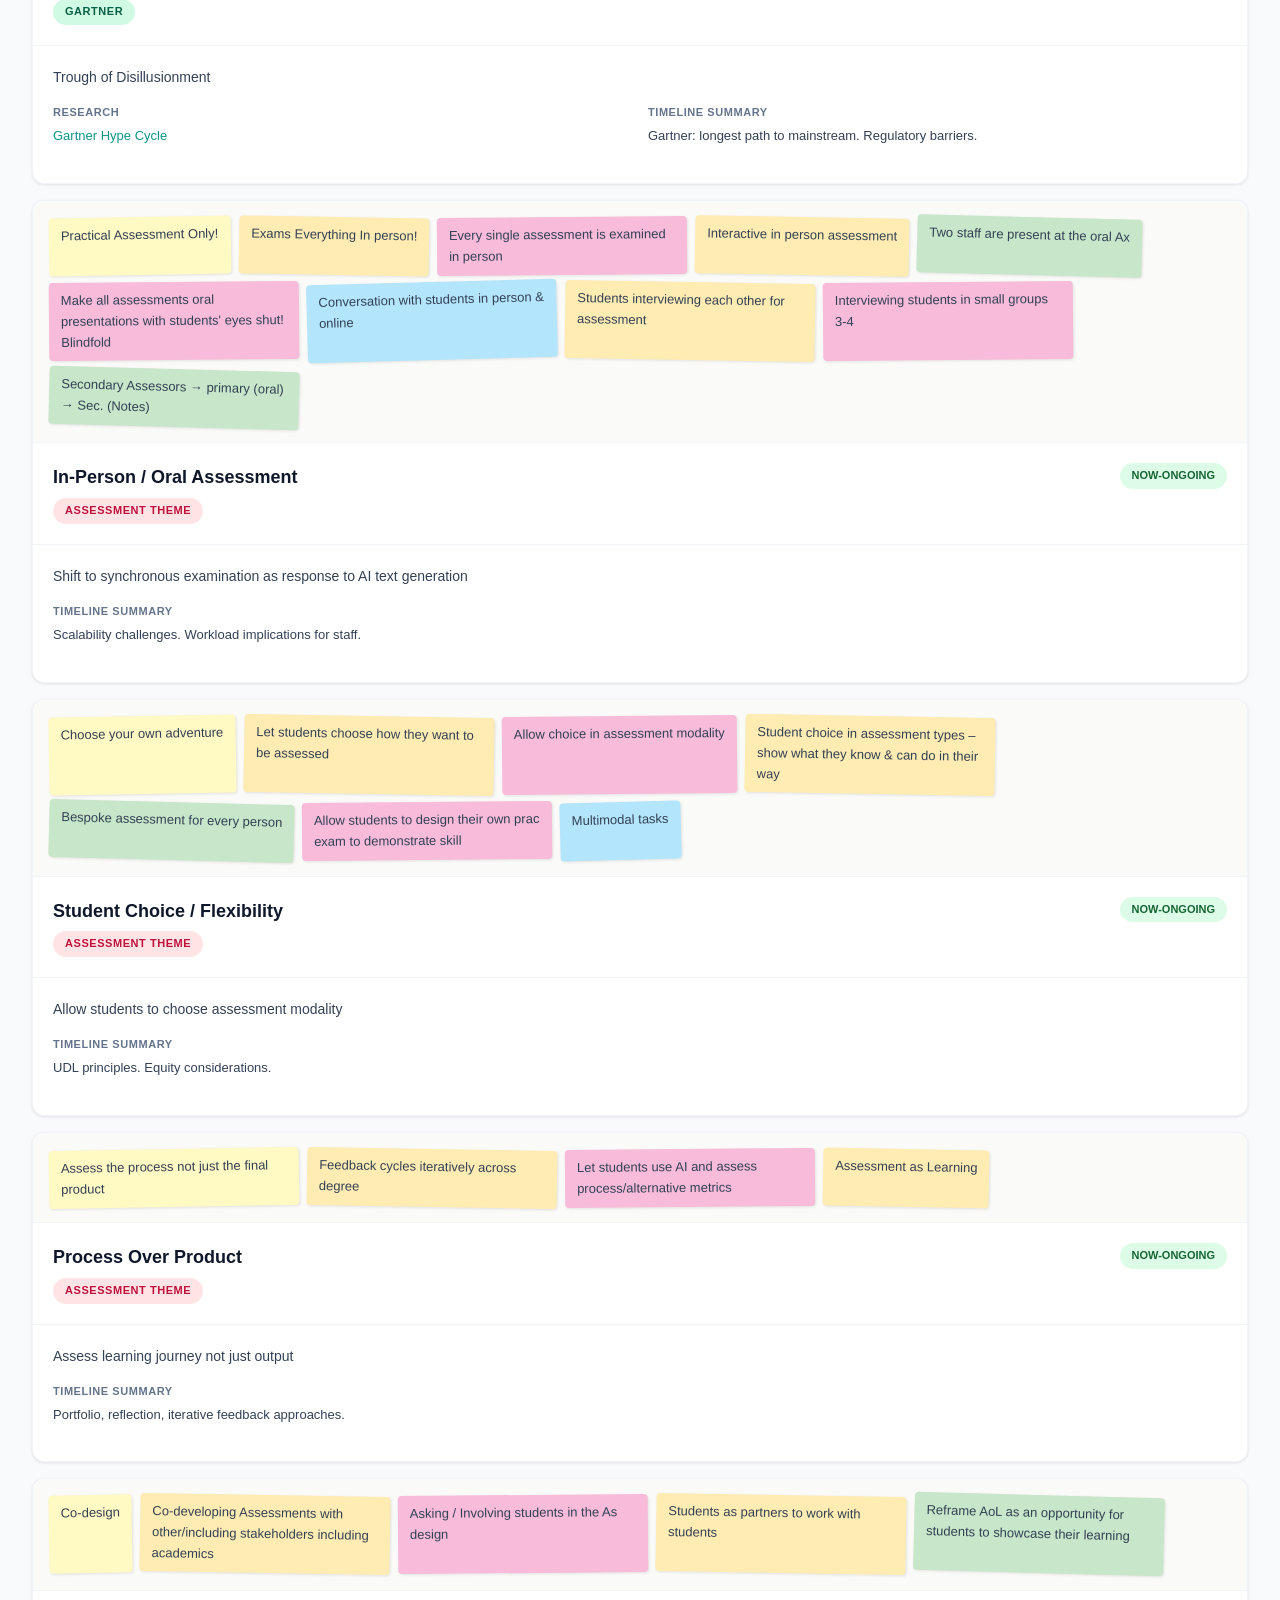
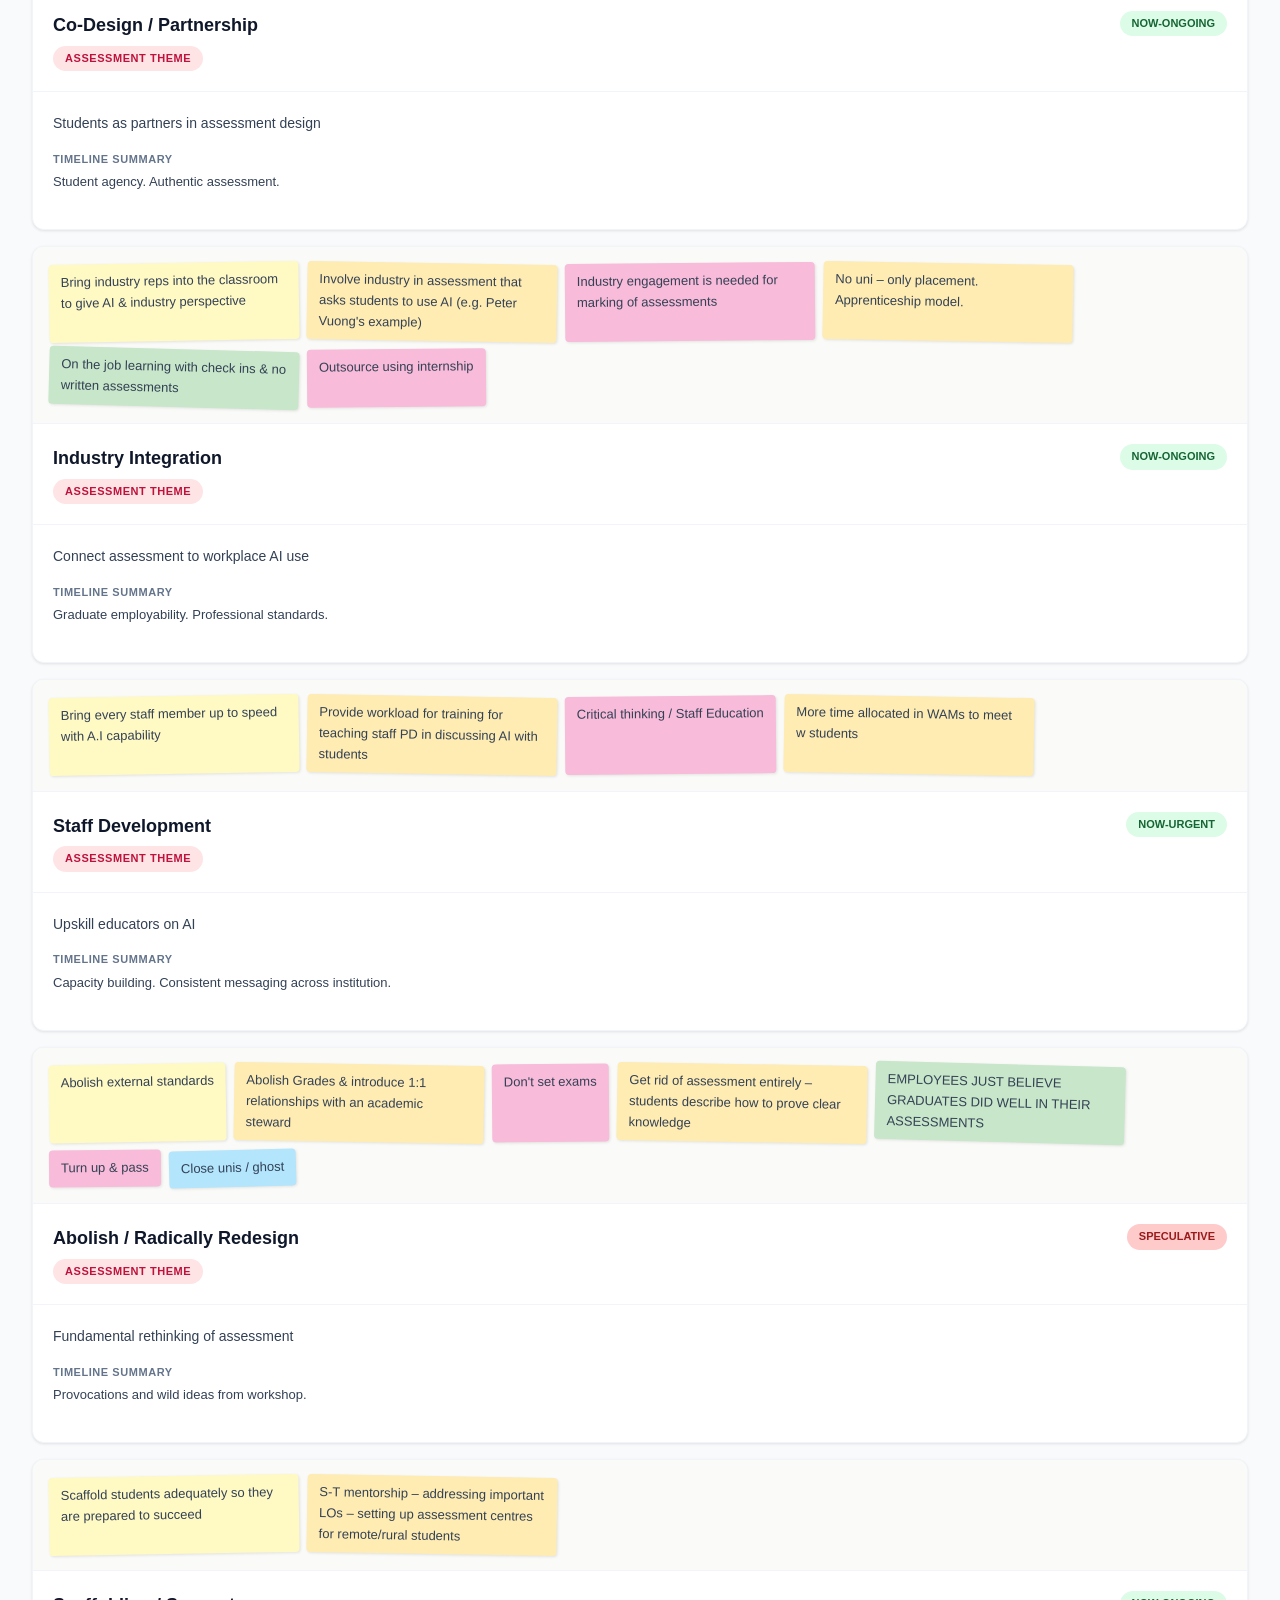
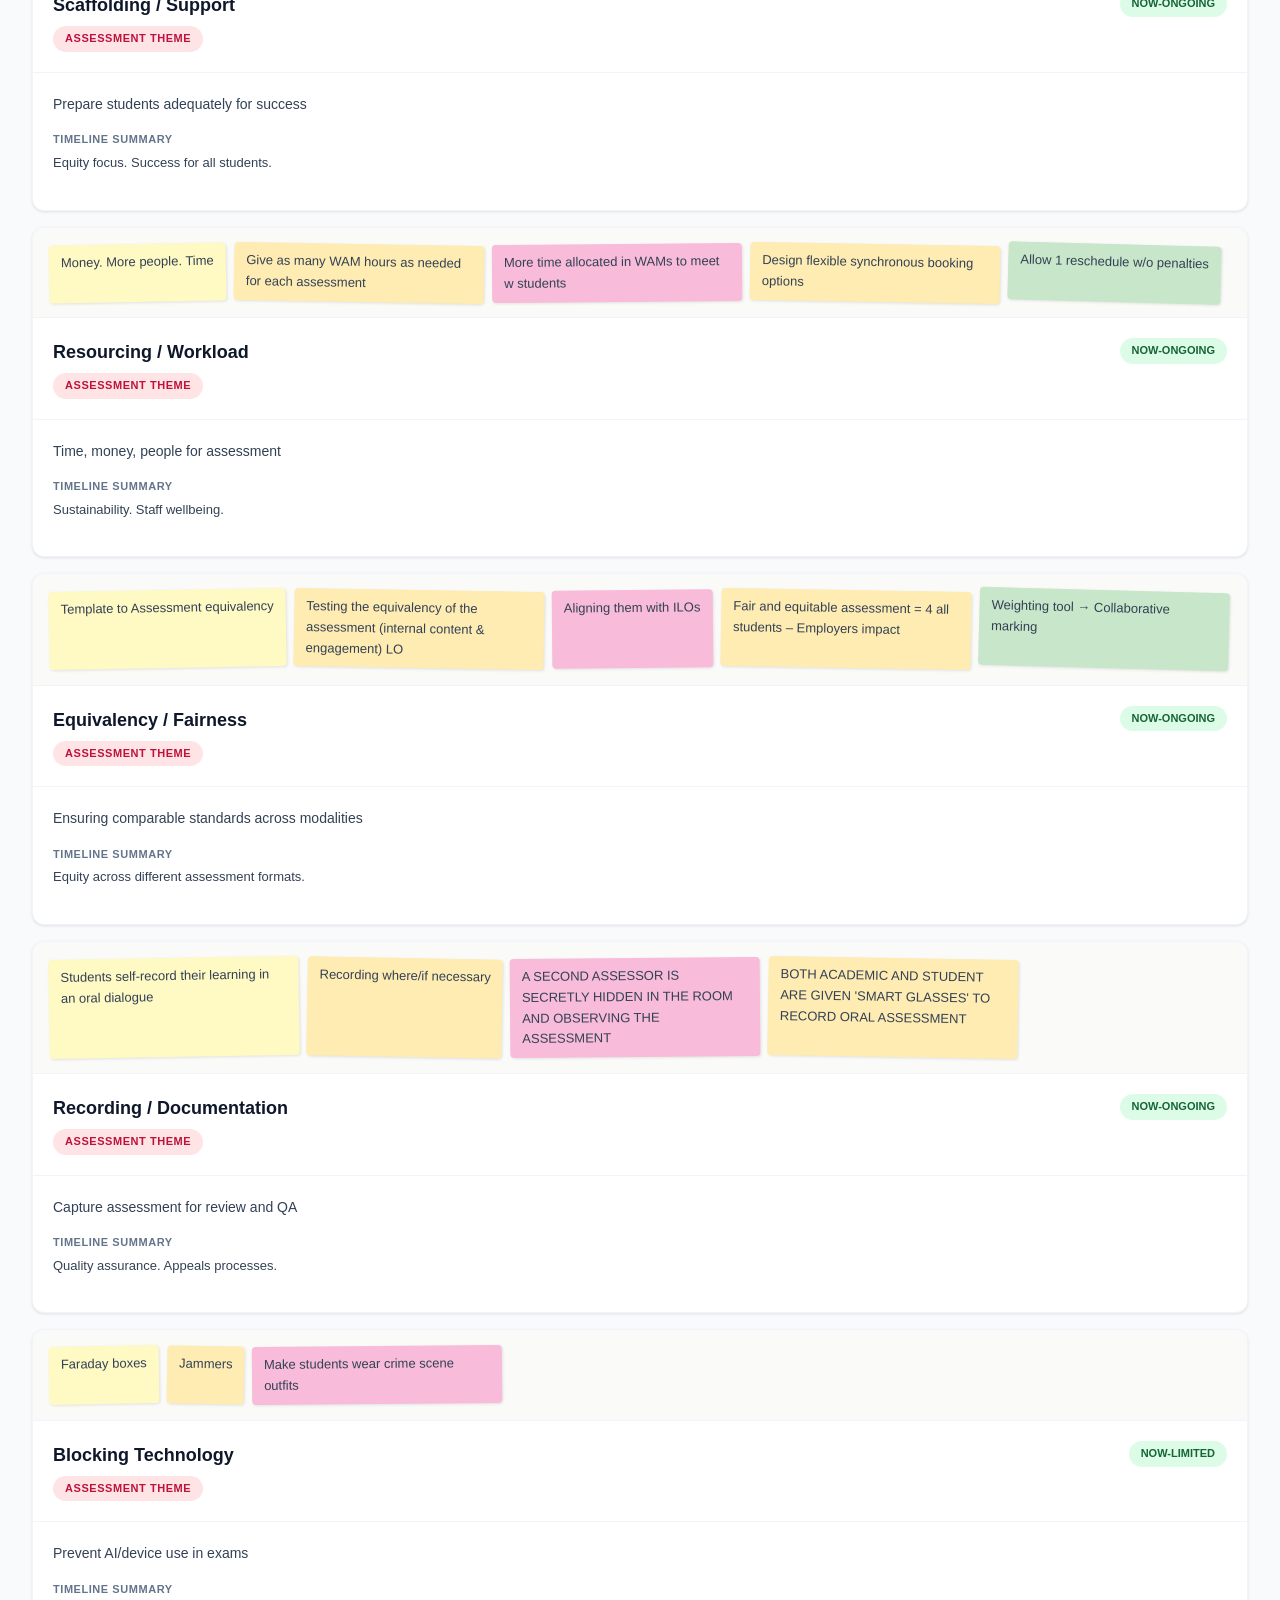
<file: smartness/smartnes.html>
<!DOCTYPE html>
<html lang="en">
<head>
  <meta charset="UTF-8">
  <meta name="viewport" content="width=device-width, initial-scale=1.0">
  <title>AI Glasses & Assessment Futures | Workshop Synthesis</title>
  <style>
    :root {
      --teal-600: #0d9488;
      --teal-500: #14b8a6;
      --teal-100: #ccfbf1;
      --teal-50: #f0fdfa;
      --slate-900: #0f172a;
      --slate-700: #334155;
      --slate-500: #64748b;
      --slate-300: #cbd5e1;
      --slate-100: #f1f5f9;
      --slate-50: #f8fafc;
      --green-100: #dcfce7;
      --green-700: #166534;
      --yellow-100: #fef9c3;
      --yellow-700: #854d0e;
      --orange-100: #fed7aa;
      --orange-700: #9a3412;
      --red-100: #fecaca;
      --red-700: #991b1b;
      --gray-100: #e5e7eb;
      --gray-600: #6b7280;
    }

    * {
      box-sizing: border-box;
      margin: 0;
      padding: 0;
    }

    body {
      font-family: -apple-system, BlinkMacSystemFont, "Segoe UI", Roboto, "Helvetica Neue", Arial, sans-serif;
      background: var(--slate-50);
      color: var(--slate-700);
      line-height: 1.6;
    }

    /* Header */
    header {
      background: linear-gradient(135deg, var(--teal-600) 0%, var(--teal-500) 100%);
      color: white;
      padding: 3rem 2rem;
      text-align: center;
    }

    header h1 {
      font-weight: 300;
      font-size: 2rem;
      margin-bottom: 0.5rem;
    }

    header p {
      opacity: 0.9;
      font-size: 1rem;
      max-width: 600px;
      margin: 0 auto;
    }

    .subtitle {
      font-size: 0.875rem;
      opacity: 0.8;
      margin-top: 1rem;
    }

    /* Main Container */
    main {
      max-width: 1400px;
      margin: 0 auto;
      padding: 2rem;
    }

    /* Gartner Hype Cycle */
    .hype-cycle-section {
      background: white;
      border-radius: 12px;
      box-shadow: 0 1px 3px rgba(0,0,0,0.1);
      border: 1px solid var(--slate-100);
      padding: 1.5rem;
      margin-bottom: 2rem;
    }

    .section-title {
      font-size: 1.25rem;
      font-weight: 300;
      color: var(--slate-900);
      margin-bottom: 0.25rem;
    }

    .section-subtitle {
      font-size: 0.875rem;
      color: var(--slate-500);
      margin-bottom: 1.5rem;
    }

    .hype-cycle-container {
      position: relative;
      background: var(--slate-50);
      border-radius: 12px;
      border: 1px solid var(--slate-100);
      padding: 1rem;
    }

    .hype-cycle-svg {
      width: 100%;
      height: auto;
      max-height: 500px;
    }

    .phase-label {
      font-size: 2.5px;
      fill: var(--slate-400);
    }

    .tech-point {
      cursor: pointer;
      transition: all 0.2s;
    }

    .tech-point:hover circle {
      r: 2;
    }

    .tech-label {
      font-size: 2.2px;
      fill: var(--slate-500);
      transition: all 0.2s;
    }

    .tech-label:hover, .tech-label.active {
      fill: var(--slate-800);
      font-weight: 500;
    }

    .tech-detail {
      position: absolute;
      bottom: 1rem;
      left: 1rem;
      right: 1rem;
      background: white;
      border: 1px solid var(--slate-200);
      border-radius: 8px;
      padding: 1rem;
      box-shadow: 0 4px 12px rgba(0,0,0,0.1);
      display: flex;
      align-items: flex-start;
      gap: 1rem;
    }

    .tech-detail-dot {
      width: 12px;
      height: 12px;
      border-radius: 50%;
      flex-shrink: 0;
      margin-top: 4px;
    }

    .tech-detail-content {
      flex: 1;
    }

    .tech-detail-header {
      display: flex;
      align-items: baseline;
      gap: 0.75rem;
      flex-wrap: wrap;
    }

    .tech-detail-header h3 {
      font-size: 1rem;
      font-weight: 500;
      color: var(--slate-900);
      margin: 0;
    }

    .tech-detail-phase {
      font-size: 0.75rem;
      color: var(--slate-400);
    }

    .tech-detail-desc {
      font-size: 0.875rem;
      color: var(--slate-600);
      margin: 0.5rem 0;
      font-weight: 300;
    }

    .tech-detail-timeline {
      font-size: 0.75rem;
      color: var(--slate-400);
    }

    .tech-detail-timeline span {
      color: var(--teal-600);
      font-weight: 500;
    }

    .tech-detail-close {
      background: none;
      border: none;
      font-size: 1.5rem;
      color: var(--slate-300);
      cursor: pointer;
      padding: 0;
      line-height: 1;
    }

    .tech-detail-close:hover {
      color: var(--slate-500);
    }

    .hype-legend {
      display: flex;
      flex-wrap: wrap;
      align-items: center;
      gap: 1rem;
      margin-top: 1.5rem;
      font-size: 0.75rem;
    }

    .legend-title {
      color: var(--slate-400);
      font-weight: 600;
      text-transform: uppercase;
      letter-spacing: 0.05em;
    }

    .legend-item {
      display: flex;
      align-items: center;
      gap: 0.375rem;
      color: var(--slate-500);
    }

    .legend-dot {
      width: 10px;
      height: 10px;
      border-radius: 50%;
    }

    .gartner-predictions {
      background: var(--teal-50);
      border: 1px solid #99f6e4;
      border-radius: 8px;
      padding: 1.5rem;
      margin-top: 1.5rem;
    }

    .gartner-predictions h3 {
      font-size: 1rem;
      font-weight: 500;
      color: #0f766e;
      margin: 0 0 1rem 0;
    }

    .predictions-grid {
      display: grid;
      grid-template-columns: repeat(auto-fit, minmax(200px, 1fr));
      gap: 1.5rem;
    }

    .prediction {
      text-align: left;
    }

    .prediction-number {
      font-size: 1.75rem;
      font-weight: 300;
      color: var(--teal-600);
    }

    .prediction p {
      font-size: 0.75rem;
      color: #0f766e;
      margin: 0.25rem 0 0 0;
    }

    /* Stats Bar */
    .stats-bar {
      display: grid;
      grid-template-columns: repeat(auto-fit, minmax(150px, 1fr));
      gap: 1rem;
      margin-bottom: 2rem;
    }

    .stat-card {
      background: white;
      border-radius: 12px;
      padding: 1.25rem;
      text-align: center;
      box-shadow: 0 1px 3px rgba(0,0,0,0.1);
      border: 1px solid var(--slate-100);
    }

    .stat-card .number {
      font-size: 2rem;
      font-weight: 600;
      color: var(--teal-600);
    }

    .stat-card .label {
      font-size: 0.75rem;
      color: var(--slate-500);
      text-transform: uppercase;
      letter-spacing: 0.05em;
    }

    /* Controls */
    .controls {
      background: white;
      border-radius: 12px;
      padding: 1.5rem;
      margin-bottom: 2rem;
      box-shadow: 0 1px 3px rgba(0,0,0,0.1);
      border: 1px solid var(--slate-100);
    }

    .search-box {
      width: 100%;
      padding: 0.75rem 1rem;
      border: 2px solid var(--slate-200);
      border-radius: 8px;
      font-size: 1rem;
      margin-bottom: 1rem;
      transition: border-color 0.2s;
    }

    .search-box:focus {
      outline: none;
      border-color: var(--teal-500);
    }

    .filter-section {
      margin-bottom: 1rem;
    }

    .filter-label {
      font-size: 0.75rem;
      font-weight: 600;
      color: var(--slate-500);
      text-transform: uppercase;
      letter-spacing: 0.05em;
      margin-bottom: 0.5rem;
      display: block;
    }

    .filter-buttons {
      display: flex;
      flex-wrap: wrap;
      gap: 0.5rem;
    }

    .filter-btn {
      padding: 0.5rem 1rem;
      border: 1px solid var(--slate-300);
      background: white;
      border-radius: 20px;
      font-size: 0.8125rem;
      cursor: pointer;
      transition: all 0.2s;
    }

    .filter-btn:hover {
      background: var(--slate-100);
    }

    .filter-btn.active {
      background: var(--teal-600);
      color: white;
      border-color: var(--teal-600);
    }

    /* Cards Grid */
    .cards-grid {
      display: grid;
      gap: 1rem;
    }

    .card {
      background: white;
      border-radius: 12px;
      box-shadow: 0 1px 3px rgba(0,0,0,0.1);
      border: 1px solid var(--slate-100);
      overflow: hidden;
      transition: transform 0.2s, box-shadow 0.2s;
    }

    .card:hover {
      transform: translateY(-2px);
      box-shadow: 0 4px 12px rgba(0,0,0,0.1);
    }

    .card-header {
      padding: 1.25rem;
      border-bottom: 1px solid var(--slate-100);
      display: flex;
      justify-content: space-between;
      align-items: flex-start;
      gap: 1rem;
    }

    .card-title {
      font-size: 1.125rem;
      font-weight: 600;
      color: var(--slate-900);
      margin-bottom: 0.25rem;
    }

    .card-category {
      display: inline-block;
      padding: 0.25rem 0.75rem;
      border-radius: 20px;
      font-size: 0.6875rem;
      font-weight: 600;
      text-transform: uppercase;
      letter-spacing: 0.05em;
    }

    .cat-sensor { background: #dbeafe; color: #1e40af; }
    .cat-biohack { background: #f3e8ff; color: #7c3aed; }
    .cat-software { background: #fce7f3; color: #be185d; }
    .cat-consideration { background: #fef3c7; color: #b45309; }
    .cat-gartner { background: #d1fae5; color: #065f46; }
    .cat-assessment { background: #ffe4e6; color: #be123c; }
    .cat-unmatched { background: var(--gray-100); color: var(--gray-600); }

    .timeline-badge {
      display: inline-block;
      padding: 0.25rem 0.75rem;
      border-radius: 20px;
      font-size: 0.6875rem;
      font-weight: 700;
      white-space: nowrap;
    }

    .timeline-now { background: var(--green-100); color: var(--green-700); }
    .timeline-soon { background: var(--yellow-100); color: var(--yellow-700); }
    .timeline-mid { background: var(--orange-100); color: var(--orange-700); }
    .timeline-far { background: var(--red-100); color: var(--red-700); }
    .timeline-other { background: var(--gray-100); color: var(--gray-600); }

    .card-body {
      padding: 1.25rem;
    }

    .card-description {
      color: var(--slate-600);
      font-size: 0.875rem;
      margin-bottom: 1rem;
    }

    .card-meta {
      display: grid;
      grid-template-columns: repeat(auto-fit, minmax(200px, 1fr));
      gap: 1rem;
      font-size: 0.8125rem;
      margin-bottom: 1rem;
    }

    .meta-item {
      display: flex;
      flex-direction: column;
    }

    .meta-label {
      font-size: 0.6875rem;
      font-weight: 600;
      color: var(--slate-500);
      text-transform: uppercase;
      letter-spacing: 0.05em;
      margin-bottom: 0.25rem;
    }

    .meta-value {
      color: var(--slate-700);
    }

    .meta-value a {
      color: var(--teal-600);
      text-decoration: none;
    }

    .meta-value a:hover {
      text-decoration: underline;
    }

    /* Post-its Section */
    .postits-top {
      padding: 1rem;
      background: #fafaf8;
      border-bottom: 1px solid var(--slate-100);
    }

    .postits-section {
      margin-top: 1rem;
      padding-top: 1rem;
      border-top: 1px solid var(--slate-100);
    }

    .postits-toggle {
      display: flex;
      align-items: center;
      gap: 0.5rem;
      background: none;
      border: none;
      color: var(--teal-600);
      font-size: 0.875rem;
      font-weight: 600;
      cursor: pointer;
      padding: 0.5rem 0;
    }

    .postits-toggle:hover {
      color: var(--teal-500);
    }

    .postits-toggle svg {
      transition: transform 0.2s;
    }

    .postits-toggle.open svg {
      transform: rotate(180deg);
    }

    .postits-container {
      display: none;
      margin-top: 1rem;
    }

    .postits-container.open {
      display: block;
    }

    .postits-grid {
      display: flex;
      flex-wrap: wrap;
      gap: 0.5rem;
    }

    .postit {
      background: #fff9c4;
      padding: 0.5rem 0.75rem;
      border-radius: 4px;
      font-size: 0.8125rem;
      box-shadow: 1px 1px 3px rgba(0,0,0,0.1);
      transform: rotate(-1deg);
      transition: transform 0.2s;
      max-width: 250px;
    }

    .postit:nth-child(even) {
      transform: rotate(1deg);
      background: #ffecb3;
    }

    .postit:nth-child(3n) {
      background: #f8bbd9;
      transform: rotate(-0.5deg);
    }

    .postit:nth-child(5n) {
      background: #c8e6c9;
      transform: rotate(1.5deg);
    }

    .postit:nth-child(7n) {
      background: #b3e5fc;
      transform: rotate(-1.5deg);
    }

    .postit:hover {
      transform: rotate(0deg) scale(1.05);
      z-index: 10;
    }

    /* No Results */
    .no-results {
      text-align: center;
      padding: 4rem 2rem;
      color: var(--slate-500);
    }

    .no-results svg {
      width: 64px;
      height: 64px;
      margin-bottom: 1rem;
      opacity: 0.5;
    }

    /* Footer */
    footer {
      text-align: center;
      padding: 3rem 2rem;
      color: var(--slate-500);
      font-size: 0.875rem;
    }

    footer a {
      color: var(--teal-600);
      text-decoration: none;
    }

    footer a:hover {
      text-decoration: underline;
    }

    /* Responsive */
    @media (max-width: 768px) {
      header h1 {
        font-size: 1.5rem;
      }

      .stats-bar {
        grid-template-columns: repeat(2, 1fr);
      }

      .card-header {
        flex-direction: column;
      }

      .card-meta {
        grid-template-columns: 1fr;
      }
    }

    /* View Toggle */
    .view-toggle {
      display: flex;
      gap: 0.5rem;
      margin-bottom: 1rem;
    }

    .view-btn {
      padding: 0.5rem 1rem;
      border: 1px solid var(--slate-300);
      background: white;
      border-radius: 8px;
      cursor: pointer;
      display: flex;
      align-items: center;
      gap: 0.5rem;
      font-size: 0.875rem;
    }

    .view-btn.active {
      background: var(--teal-600);
      color: white;
      border-color: var(--teal-600);
    }

    .view-btn svg {
      width: 16px;
      height: 16px;
    }

    /* Table View */
    .table-view {
      display: none;
      overflow-x: auto;
    }

    .table-view.active {
      display: block;
    }

    .cards-grid.active {
      display: grid;
    }

    .cards-grid:not(.active) {
      display: none;
    }

    .data-table {
      width: 100%;
      border-collapse: collapse;
      font-size: 0.8125rem;
      background: white;
      border-radius: 12px;
      overflow: hidden;
      box-shadow: 0 1px 3px rgba(0,0,0,0.1);
    }

    .data-table th {
      background: var(--slate-100);
      padding: 1rem;
      text-align: left;
      font-weight: 600;
      color: var(--slate-700);
      font-size: 0.75rem;
      text-transform: uppercase;
      letter-spacing: 0.05em;
      position: sticky;
      top: 0;
    }

    .data-table td {
      padding: 1rem;
      border-bottom: 1px solid var(--slate-100);
      vertical-align: top;
    }

    .data-table tr:hover {
      background: var(--slate-50);
    }

    .data-table a {
      color: var(--teal-600);
      text-decoration: none;
    }

    .data-table a:hover {
      text-decoration: underline;
    }
  </style>
</head>
<body>
  <header>
    <h1>AI Glasses & Assessment Futures</h1>
    <p>Synthesis of emerging technologies and workshop ideas for designing assessment in the age of human augmentation</p>
    <p class="subtitle">AI Practice Exchange Workshop · December 2025</p>
  </header>

  <main>
    <!-- Stats -->
    <div class="stats-bar">
      <div class="stat-card">
        <div class="number" id="stat-total">0</div>
        <div class="label">Total Items</div>
      </div>
      <div class="stat-card">
        <div class="number" id="stat-postits">0</div>
        <div class="label">Post-It Ideas</div>
      </div>
      <div class="stat-card">
        <div class="number" id="stat-now">0</div>
        <div class="label">Available Now</div>
      </div>
      <div class="stat-card">
        <div class="number" id="stat-future">0</div>
        <div class="label">5+ Years Away</div>
      </div>
    </div>

    <!-- Controls -->
    <div class="controls">
      <input type="text" class="search-box" id="search" placeholder="Search technologies, ideas, post-its...">
      
      <div class="filter-section">
        <span class="filter-label">Category</span>
        <div class="filter-buttons" id="category-filters">
          <button class="filter-btn active" data-filter="all">All</button>
          <button class="filter-btn" data-filter="sensor">Sensors</button>
          <button class="filter-btn" data-filter="biohack">Biohacks</button>
          <button class="filter-btn" data-filter="software">Software</button>
          <button class="filter-btn" data-filter="consideration">Considerations</button>
          <button class="filter-btn" data-filter="gartner">Gartner</button>
          <button class="filter-btn" data-filter="assessment">Assessment Themes</button>
          <button class="filter-btn" data-filter="unmatched">Unmatched Ideas</button>
        </div>
      </div>

      <div class="filter-section">
        <span class="filter-label">Timeline</span>
        <div class="filter-buttons" id="timeline-filters">
          <button class="filter-btn active" data-filter="all">All</button>
          <button class="filter-btn" data-filter="now">Now</button>
          <button class="filter-btn" data-filter="soon">1-5 Years</button>
          <button class="filter-btn" data-filter="mid">5-10 Years</button>
          <button class="filter-btn" data-filter="far">>10 Years</button>
        </div>
      </div>

      <div class="view-toggle">
        <button class="view-btn active" id="view-cards">
          <svg fill="none" stroke="currentColor" viewBox="0 0 24 24"><path stroke-linecap="round" stroke-linejoin="round" stroke-width="2" d="M4 6a2 2 0 012-2h2a2 2 0 012 2v2a2 2 0 01-2 2H6a2 2 0 01-2-2V6zM14 6a2 2 0 012-2h2a2 2 0 012 2v2a2 2 0 01-2 2h-2a2 2 0 01-2-2V6zM4 16a2 2 0 012-2h2a2 2 0 012 2v2a2 2 0 01-2 2H6a2 2 0 01-2-2v-2zM14 16a2 2 0 012-2h2a2 2 0 012 2v2a2 2 0 01-2 2h-2a2 2 0 01-2-2v-2z"/></svg>
          Cards
        </button>
        <button class="view-btn" id="view-table">
          <svg fill="none" stroke="currentColor" viewBox="0 0 24 24"><path stroke-linecap="round" stroke-linejoin="round" stroke-width="2" d="M3 10h18M3 14h18m-9-4v8m-7 0h14a2 2 0 002-2V8a2 2 0 00-2-2H5a2 2 0 00-2 2v8a2 2 0 002 2z"/></svg>
          Table
        </button>
      </div>
    </div>

    <!-- Cards View -->
    <div class="cards-grid active" id="cards-container"></div>

    <!-- Table View -->
    <div class="table-view" id="table-container">
      <table class="data-table">
        <thead>
          <tr>
            <th>Item</th>
            <th>Category</th>
            <th>Description</th>
            <th>Timeline</th>
            <th>Research</th>
            <th>Related Ideas</th>
          </tr>
        </thead>
        <tbody id="table-body"></tbody>
      </table>
    </div>

    <!-- No Results -->
    <div class="no-results" id="no-results" style="display: none;">
      <svg fill="none" stroke="currentColor" viewBox="0 0 24 24"><path stroke-linecap="round" stroke-linejoin="round" stroke-width="2" d="M9.172 16.172a4 4 0 015.656 0M9 10h.01M15 10h.01M21 12a9 9 0 11-18 0 9 9 0 0118 0z"/></svg>
      <p>No items match your filters</p>
    </div>
  </main>

    <!-- Gartner Hype Cycle Visualization -->
    <section class="hype-cycle-section" style="max-width: 1400px; margin: 0 auto 2rem auto; margin-left: auto; margin-right: auto; padding-left: 2rem; padding-right: 2rem;">
      <div style="background: white; border-radius: 12px; box-shadow: 0 1px 3px rgba(0,0,0,0.1); border: 1px solid #f1f5f9; padding: 1.5rem;">
        <h2 class="section-title">Gartner Hype Cycle 2025</h2>
        <p class="section-subtitle">Neural interfaces, directed energy, and optics convergence technologies</p>
        
        <div class="hype-cycle-container">
          <svg id="hype-cycle-svg" viewBox="0 0 100 105" class="hype-cycle-svg">
            <!-- Grid pattern -->
            <defs>
              <pattern id="grid" width="10" height="10" patternUnits="userSpaceOnUse">
                <path d="M 10 0 L 0 0 0 10" fill="none" stroke="#e2e8f0" stroke-width="0.2"/>
              </pattern>
            </defs>
            <rect width="100" height="100" fill="url(#grid)" />
            
            <!-- Hype cycle curve -->
            <path
              d="M 5,75 Q 15,70 25,50 Q 32,25 38,8 Q 42,5 46,20 Q 52,55 58,60 Q 65,62 72,55 Q 80,48 85,35 Q 90,30 95,30"
              fill="none"
              stroke="#0d9488"
              stroke-width="0.8"
              stroke-linecap="round"
              opacity="0.6"
            />
            
            <!-- Filled area under curve -->
            <path
              d="M 5,75 Q 15,70 25,50 Q 32,25 38,8 Q 42,5 46,20 Q 52,55 58,60 Q 65,62 72,55 Q 80,48 85,35 Q 90,30 95,30 L 95,100 L 5,100 Z"
              fill="#0d9488"
              opacity="0.05"
            />

            <!-- Phase labels -->
            <text x="12" y="98" class="phase-label" text-anchor="middle">Innovation</text>
            <text x="12" y="101" class="phase-label" text-anchor="middle">Trigger</text>
            
            <text x="38" y="98" class="phase-label" text-anchor="middle">Peak of Inflated</text>
            <text x="38" y="101" class="phase-label" text-anchor="middle">Expectations</text>
            
            <text x="54" y="98" class="phase-label" text-anchor="middle">Trough of</text>
            <text x="54" y="101" class="phase-label" text-anchor="middle">Disillusionment</text>
            
            <text x="72" y="98" class="phase-label" text-anchor="middle">Slope of</text>
            <text x="72" y="101" class="phase-label" text-anchor="middle">Enlightenment</text>
            
            <text x="90" y="98" class="phase-label" text-anchor="middle">Plateau of</text>
            <text x="90" y="101" class="phase-label" text-anchor="middle">Productivity</text>

            <!-- Y-axis label -->
            <text x="2" y="50" class="phase-label" text-anchor="middle" transform="rotate(-90 2 50)">Expectations</text>

            <!-- Technology points will be added by JS -->
            <g id="tech-points"></g>
          </svg>

          <!-- Selected technology detail -->
          <div id="tech-detail" class="tech-detail" style="display: none;">
            <div class="tech-detail-dot" id="tech-detail-dot"></div>
            <div class="tech-detail-content">
              <div class="tech-detail-header">
                <h3 id="tech-detail-name"></h3>
                <span id="tech-detail-phase" class="tech-detail-phase"></span>
              </div>
              <p id="tech-detail-desc" class="tech-detail-desc"></p>
              <div class="tech-detail-timeline">
                Time to mainstream: <span id="tech-detail-time"></span>
              </div>
            </div>
            <button class="tech-detail-close" onclick="closeTechDetail()">×</button>
          </div>
        </div>

        <!-- Legend -->
        <div class="hype-legend">
          <span class="legend-title">Categories</span>
          <div class="legend-item"><span class="legend-dot" style="background: #0d9488;"></span> Neural Interfaces</div>
          <div class="legend-item"><span class="legend-dot" style="background: #14b8a6;"></span> Optics–Neural</div>
          <div class="legend-item"><span class="legend-dot" style="background: #64748b;"></span> Directed Energy</div>
          <div class="legend-item"><span class="legend-dot" style="background: #94a3b8;"></span> Spatial Computing</div>
          <div class="legend-item"><span class="legend-dot" style="background: #cbd5e1;"></span> AI</div>
          <div class="legend-item"><span class="legend-dot" style="background: #5eead4;"></span> Advanced Optics</div>
        </div>

        <!-- Gartner predictions -->
        <div class="gartner-predictions">
          <h3>Key Gartner Predictions</h3>
          <div class="predictions-grid">
            <div class="prediction">
              <div class="prediction-number">30%</div>
              <p>of knowledge workers will depend on bidirectional brain-machine interfaces by 2030</p>
            </div>
            <div class="prediction">
              <div class="prediction-number">25%</div>
              <p>of people will spend 1+ hour daily in metaverse experiences by 2026</p>
            </div>
            <div class="prediction">
              <div class="prediction-number">$1.7T</div>
              <p>projected spatial computing market by 2033 (from $110B in 2023)</p>
            </div>
          </div>
        </div>
      </div>
    </section>

  <footer>
    <p>Hardware is the sensor. Software is the cognition. Choose accordingly.</p>
    <p style="margin-top: 0.5rem;">
      <a href="https://github.com/BasedHardware/OpenGlass">OpenGlass</a> · 
      <a href="https://brilliant.xyz/">Brilliant Labs</a> · 
      <a href="https://www.gartner.com/en/articles/hype-cycle-for-emerging-technologies">Gartner Hype Cycle</a>
    </p>
    <p style="margin-top: 1rem; opacity: 0.7;">Workshop synthesis generated December 2025</p>
  </footer>

  <script>
    // Hype Cycle Technologies
    const hypeTechnologies = [
      { id: 1, name: "Brain-to-Brain Interfaces", x: 8, y: 72, phase: "Innovation Trigger", time: ">10 years", desc: "BrainNet achieved 81% accuracy in 3-person collaboration. Remains research-only.", category: "neural" },
      { id: 2, name: "Optogenetic Vision", x: 12, y: 65, phase: "Innovation Trigger", time: "5–10 years", desc: "GenSight restored partial vision in blind patient 2021. Phase 3 trials expected 2025.", category: "convergence" },
      { id: 3, name: "Smart Contact Lenses", x: 15, y: 58, phase: "Innovation Trigger", time: "5–10 years", desc: "Mojo Vision cancelled 2023. XPANCEO targets 2026 prototype.", category: "convergence" },
      { id: 4, name: "Invasive BCIs", x: 22, y: 82, phase: "Rising", time: "5–10 years", desc: "Neuralink: 12 patients, 15,000+ hours. Precision: FDA 510(k) cleared April 2025.", category: "neural" },
      { id: 5, name: "Neuromorphic Computing", x: 25, y: 88, phase: "Peak of Inflated Expectations", time: "5–10 years", desc: "Brain-inspired chips for edge AI. Intel Loihi, IBM TrueNorth advancing.", category: "neural" },
      { id: 6, name: "Directed Energy Weapons", x: 28, y: 92, phase: "Peak of Inflated Expectations", time: "2–5 years", desc: "Iron Beam operational 2025. DragonFire UK 2027. ~30 US programs active.", category: "weapons" },
      { id: 7, name: "Non-invasive BCIs", x: 32, y: 95, phase: "Peak of Inflated Expectations", time: "5–10 years", desc: "Consumer EEG headsets proliferating. Educational neurofeedback in trials.", category: "neural" },
      { id: 8, name: "Neural Wearables", x: 36, y: 93, phase: "Peak of Inflated Expectations", time: "2–5 years", desc: "Meta EMG wristband ships 2025. Zero-latency, no calibration required.", category: "neural" },
      { id: 9, name: "Generative AI", x: 45, y: 70, phase: "Trough of Disillusionment", time: "2–5 years", desc: "Gartner 2024: Entering trough. <30% CEO satisfaction with AI ROI.", category: "ai" },
      { id: 10, name: "Metaverse", x: 48, y: 58, phase: "Trough of Disillusionment", time: "5–10 years", desc: "25% daily usage predicted by 2026. $1.7T spatial computing by 2033.", category: "spatial" },
      { id: 11, name: "Autonomous Vehicles", x: 52, y: 48, phase: "Trough of Disillusionment", time: ">10 years", desc: "Regulatory and societal barriers. Gartner: longest path to mainstream.", category: "spatial" },
      { id: 12, name: "AR Smart Glasses", x: 62, y: 42, phase: "Slope of Enlightenment", time: "2–5 years", desc: "Enterprise adoption maturing. Meta Orion consumer target 2027.", category: "convergence" },
      { id: 13, name: "Retinal Implants", x: 66, y: 50, phase: "Slope of Enlightenment", time: "2–5 years", desc: "Science Corp acquired Pixium 2024. PRIMA trial results 'stunning'.", category: "convergence" },
      { id: 14, name: "Industrial Digital Twins", x: 70, y: 58, phase: "Slope of Enlightenment", time: "2–5 years", desc: "Manufacturing and infrastructure adoption accelerating.", category: "spatial" },
      { id: 15, name: "Enterprise AR/VR", x: 82, y: 68, phase: "Plateau of Productivity", time: "Mainstream", desc: "Removed from Hype Cycle ~2020. Productive in training, design, collaboration.", category: "spatial" },
      { id: 16, name: "Precision Optics", x: 88, y: 70, phase: "Plateau of Productivity", time: "Mainstream", desc: "Metasurface lenses, computational imaging in consumer devices.", category: "optics" }
    ];

    const categoryColors = {
      neural: { fill: "#0d9488", stroke: "#0f766e" },
      convergence: { fill: "#14b8a6", stroke: "#0d9488" },
      weapons: { fill: "#64748b", stroke: "#475569" },
      spatial: { fill: "#94a3b8", stroke: "#64748b" },
      ai: { fill: "#cbd5e1", stroke: "#94a3b8" },
      optics: { fill: "#5eead4", stroke: "#2dd4bf" }
    };

    let selectedHypeTech = null;

    function renderHypeCycle() {
      const container = document.getElementById('tech-points');
      container.innerHTML = '';

      hypeTechnologies.forEach(tech => {
        const colors = categoryColors[tech.category];
        const g = document.createElementNS('http://www.w3.org/2000/svg', 'g');
        g.classList.add('tech-point');
        g.dataset.id = tech.id;

        // Connection line
        const line = document.createElementNS('http://www.w3.org/2000/svg', 'line');
        line.setAttribute('x1', tech.x);
        line.setAttribute('y1', 100 - tech.y);
        line.setAttribute('x2', tech.x);
        line.setAttribute('y2', 100 - tech.y - 8);
        line.setAttribute('stroke', colors.stroke);
        line.setAttribute('stroke-width', '0.3');
        line.setAttribute('opacity', '0.4');
        g.appendChild(line);

        // Point
        const circle = document.createElementNS('http://www.w3.org/2000/svg', 'circle');
        circle.setAttribute('cx', tech.x);
        circle.setAttribute('cy', 100 - tech.y);
        circle.setAttribute('r', '1.5');
        circle.setAttribute('fill', colors.fill);
        circle.setAttribute('stroke', colors.stroke);
        circle.setAttribute('stroke-width', '0.3');
        g.appendChild(circle);

        // Label
        const text = document.createElementNS('http://www.w3.org/2000/svg', 'text');
        text.setAttribute('x', tech.x);
        text.setAttribute('y', 100 - tech.y - 10);
        text.setAttribute('text-anchor', 'middle');
        text.classList.add('tech-label');
        text.textContent = tech.name;
        g.appendChild(text);

        // Events
        g.addEventListener('mouseenter', () => {
          line.setAttribute('opacity', '1');
          circle.setAttribute('r', '2');
          text.classList.add('active');
        });

        g.addEventListener('mouseleave', () => {
          if (selectedHypeTech !== tech.id) {
            line.setAttribute('opacity', '0.4');
            circle.setAttribute('r', '1.5');
            text.classList.remove('active');
          }
        });

        g.addEventListener('click', () => {
          showTechDetail(tech);
        });

        container.appendChild(g);
      });
    }

    function showTechDetail(tech) {
      selectedHypeTech = tech.id;
      const colors = categoryColors[tech.category];
      
      document.getElementById('tech-detail-dot').style.backgroundColor = colors.fill;
      document.getElementById('tech-detail-name').textContent = tech.name;
      document.getElementById('tech-detail-phase').textContent = tech.phase;
      document.getElementById('tech-detail-desc').textContent = tech.desc;
      document.getElementById('tech-detail-time').textContent = tech.time;
      document.getElementById('tech-detail').style.display = 'flex';
    }

    function closeTechDetail() {
      selectedHypeTech = null;
      document.getElementById('tech-detail').style.display = 'none';
      
      // Reset all points
      document.querySelectorAll('.tech-point').forEach(g => {
        g.querySelector('line').setAttribute('opacity', '0.4');
        g.querySelector('circle').setAttribute('r', '1.5');
        g.querySelector('text').classList.remove('active');
      });
    }

    // Data
    const data = [
      {
        category: "sensor",
        item: "RGB Camera",
        description: "Visual scene, faces, text, objects",
        products: "Ray-Ban Meta, Brilliant Labs Frame",
        researchLink: "https://arxiv.org/abs/2304.08485",
        researchLabel: "LLaVA multimodal vision",
        timeline: "now",
        timelineLabel: "NOW",
        timelineSummary: "Mature technology. Real-time scene understanding via cloud AI operational in consumer devices.",
        postits: ["AI glasses – remote marker (2nd marker)", "BOTH ACADEMIC AND STUDENT ARE GIVEN 'SMART GLASSES' TO RECORD ORAL ASSESSMENT", "A SECOND ASSESSOR IS SECRETLY HIDDEN IN THE ROOM AND OBSERVING THE ASSESSMENT", "Screen Sharing → long distance students/Zoom"]
      },
      {
        category: "sensor",
        item: "Depth Camera",
        description: "3D spatial mapping, distance",
        products: "HoloLens 2, Magic Leap 2",
        researchLink: "https://developer.apple.com/augmented-reality/",
        researchLabel: "Apple ARKit / LiDAR",
        timeline: "now",
        timelineLabel: "NOW",
        timelineSummary: "Enterprise-ready. Consumer glasses with depth (Meta Orion) expected 2027.",
        postits: []
      },
      {
        category: "sensor",
        item: "Eye Tracking",
        description: "Gaze direction, pupil dilation, blink rate",
        products: "Apple Vision Pro, Tobii",
        researchLink: "https://www.nature.com/articles/s41598-024-51766-1",
        researchLabel: "Nature: Eye tracking & cognition",
        timeline: "now",
        timelineLabel: "NOW",
        timelineSummary: "High precision in Vision Pro. Gartner: foveated rendering approach plateau 2-5 years.",
        postits: ["Use technology to ensure students are thinking & speaking rather than reading outputs from AI", "Make all assessments oral presentations with students' eyes shut! Blindfold"]
      },
      {
        category: "sensor",
        item: "Microphone Array",
        description: "Voice, ambient sound, spatial audio",
        products: "Ray-Ban Meta, Even Realities G1",
        researchLink: "https://openai.com/research/whisper",
        researchLabel: "OpenAI Whisper",
        timeline: "now",
        timelineLabel: "NOW",
        timelineSummary: "Mature. On-device Whisper transcription available. Directional audio improving.",
        postits: ["Students self-record their learning in an oral dialogue", "Recording where/if necessary", "Interactive in person assessment", "Every single assessment is examined in person", "Exams Everything In person!"]
      },
      {
        category: "sensor",
        item: "Accelerometer / Gyro",
        description: "Head position, movement, orientation",
        products: "All smart glasses",
        researchLink: "https://www.khronos.org/openxr/",
        researchLabel: "OpenXR Standard",
        timeline: "now",
        timelineLabel: "NOW",
        timelineSummary: "Commodity hardware. Sub-millisecond latency standard in all XR devices.",
        postits: []
      },
      {
        category: "sensor",
        item: "EEG Electrodes",
        description: "Brainwave activity",
        products: "Snap NextMind, Cognixion ONE",
        researchLink: "https://www.frontiersin.org/journals/neuroscience/articles/10.3389/fnins.2024.1362735",
        researchLabel: "Frontiers: Consumer EEG review",
        timeline: "mid",
        timelineLabel: "5-10 YEARS",
        timelineSummary: "Non-invasive BCIs at Peak of Inflated Expectations. Consumer EEG headsets proliferating but accuracy limited.",
        postits: ["Put electrodes on their hands to make sure they know the content", "Telepathy police", "IMPLANT INTO PEOPLE THE 'RECORDING DEVICE' FROM BLACK MIRROR"]
      },
      {
        category: "sensor",
        item: "EMG Pickup",
        description: "Nerve signals (wristband companion)",
        products: "Meta Neural Wristband (2025)",
        researchLink: "https://tech.facebook.com/reality-labs/2021/3/inside-facebook-reality-labs-wrist-based-interaction-for-the-next-computing-platform/",
        researchLabel: "Meta Reality Labs EMG",
        timeline: "soon",
        timelineLabel: "2025",
        timelineSummary: "Meta wristband ships 2025. Zero-latency, no calibration. Near-term consumer neural tech.",
        postits: []
      },
      {
        category: "biohack",
        item: "Glucose Monitoring",
        description: "Continuous glucose via skin patch",
        products: "Libre 3 / Dexcom G7",
        researchLink: "https://www.ncbi.nlm.nih.gov/pmc/articles/PMC9142972/",
        researchLabel: "NIH: CGM accuracy review",
        timeline: "now",
        timelineLabel: "NOW",
        timelineSummary: "FDA-cleared, mature market. Non-invasive optical CGMs in trials, 2-3 years to market.",
        postits: []
      },
      {
        category: "biohack",
        item: "Heart Rate / HRV",
        description: "Sleep, HRV, strain, recovery",
        products: "Oura Ring / Whoop 4.0",
        researchLink: "https://www.ncbi.nlm.nih.gov/pmc/articles/PMC9498747/",
        researchLabel: "NIH: Wearable HRV validation",
        timeline: "now",
        timelineLabel: "NOW",
        timelineSummary: "Consumer-grade validated. Medical-grade wearables approaching FDA clearance.",
        postits: []
      },
      {
        category: "biohack",
        item: "EEG Headband",
        description: "Meditation, focus, attention monitoring",
        products: "Muse 2 / Emotiv / BrainCo",
        researchLink: "https://www.ncbi.nlm.nih.gov/pmc/articles/PMC8296055/",
        researchLabel: "NIH: Consumer EEG validation",
        timeline: "soon",
        timelineLabel: "2-5 YEARS",
        timelineSummary: "Gartner: Non-invasive BCIs 5-10 years to mainstream. Educational neurofeedback in trials.",
        postits: ["Build intrinsic motivation + agency", "D. Thinking", "Critical thinking / Staff Education"]
      },
      {
        category: "biohack",
        item: "DIY Insulin (OpenAPS)",
        description: "Open-source artificial pancreas",
        products: "OpenAPS / Loop",
        researchLink: "https://www.nejm.org/doi/full/10.1056/NEJMoa2022675",
        researchLabel: "NEJM: DIY APS outcomes",
        timeline: "now",
        timelineLabel: "NOW",
        timelineSummary: "Community-driven, FDA-cleared commercial alternatives available (Omnipod 5, Control-IQ).",
        postits: []
      },
      {
        category: "biohack",
        item: "Transcranial Stimulation",
        description: "tDCS for depression, motor learning",
        products: "Flow / Halo Sport",
        researchLink: "https://www.nature.com/articles/s41380-022-01644-x",
        researchLabel: "Nature: tDCS meta-analysis",
        timeline: "mid",
        timelineLabel: "5-10 YEARS",
        timelineSummary: "Flow CE-cleared for depression. Broader cognitive enhancement claims unvalidated. Regulation tightening.",
        postits: []
      },
      {
        category: "biohack",
        item: "Invasive BCI",
        description: "Direct neural interface",
        products: "Neuralink / Synchron / Precision",
        researchLink: "https://www.nejm.org/doi/full/10.1056/NEJMoa2310826",
        researchLabel: "NEJM: Stentrode BCI trial",
        timeline: "mid",
        timelineLabel: "5-10 YEARS",
        timelineSummary: "Precision FDA 510(k) cleared April 2025. Neuralink: 12 patients, 15,000+ hours. Consumer implants target 2028-29.",
        postits: ["IMPLANT INTO PEOPLE THE 'RECORDING DEVICE' FROM BLACK MIRROR", "Put electrodes on their hands to make sure they know the content", "Telepathy police"]
      },
      {
        category: "biohack",
        item: "Smart Contact Lens",
        description: "AR display in contact lens",
        products: "Mojo Vision (defunct) / XPANCEO",
        researchLink: "https://www.science.org/doi/10.1126/sciadv.adf3310",
        researchLabel: "Science: Smart lens review",
        timeline: "mid",
        timelineLabel: "5-10 YEARS",
        timelineSummary: "Mojo Vision cancelled 2023. XPANCEO targets 2026 prototype. Significant technical barriers remain.",
        postits: []
      },
      {
        category: "biohack",
        item: "Optogenetics",
        description: "Light-controlled gene therapy for vision",
        products: "GenSight / Nanoscope",
        researchLink: "https://www.nature.com/articles/s41591-021-01351-4",
        researchLabel: "Nature Medicine: First human optogenetic vision",
        timeline: "mid",
        timelineLabel: "2027-28",
        timelineSummary: "GenSight restored partial vision 2021. Nanoscope Phase 3 expected late 2025. FDA approval likely 2027-28.",
        postits: []
      },
      {
        category: "software",
        item: "Meta AI",
        description: "Voice assistant, image recognition, translation, live video",
        products: "Ray-Ban Meta",
        researchLink: "https://ai.meta.com/research/publications/llama-2-open-foundation-and-fine-tuned-chat-models/",
        researchLabel: "Meta: Llama 2 paper",
        timeline: "now",
        timelineLabel: "NOW",
        timelineSummary: "Shipping. Live video analysis added Dec 2024. Multi-modal understanding improving rapidly.",
        postits: ["Unlimited use of any A.I.", "AI role play (include prompts & dialogue and an interaction)", "AI chat bot battle", "Let students use AI and assess process/alternative metrics"]
      },
      {
        category: "software",
        item: "Envision AI",
        description: "Scene description, text reading for blind users",
        products: "Envision Glasses",
        researchLink: "https://www.sciencedirect.com/science/article/pii/S2211368123000384",
        researchLabel: "AI assistive tech for blind users",
        timeline: "now",
        timelineLabel: "NOW",
        timelineSummary: "Mature accessibility product. GPT-4o integration improving scene descriptions.",
        postits: []
      },
      {
        category: "software",
        item: "Be My Eyes",
        description: "Volunteer + AI visual assistance",
        products: "Ray-Ban Meta",
        researchLink: "https://openai.com/index/be-my-eyes/",
        researchLabel: "OpenAI + Be My Eyes",
        timeline: "now",
        timelineLabel: "NOW",
        timelineSummary: "Operational. AI assistant handles 90%+ of queries. Human volunteers for complex tasks.",
        postits: []
      },
      {
        category: "software",
        item: "Noa (Brilliant Labs)",
        description: "Open-source assistant, local LLMs",
        products: "Brilliant Labs Frame",
        researchLink: "https://github.com/brilliantlabsAR/frame-codebase",
        researchLabel: "Brilliant Labs GitHub",
        timeline: "now",
        timelineLabel: "NOW",
        timelineSummary: "Shipping. On-device Llama 3 possible. Privacy-preserving alternative to cloud AI.",
        postits: []
      },
      {
        category: "software",
        item: "OpenGlass",
        description: "Open-source memory assistant",
        products: "DIY / Frame",
        researchLink: "https://github.com/BasedHardware/OpenGlass",
        researchLabel: "OpenGlass GitHub",
        timeline: "now",
        timelineLabel: "NOW",
        timelineSummary: "Active development. ~$25 DIY build. Life-logging with local AI processing.",
        postits: []
      },
      {
        category: "software",
        item: "BCI-controlled AR",
        description: "Thought-controlled AR interface",
        products: "Research only",
        researchLink: "https://www.nature.com/articles/s41586-023-06377-x",
        researchLabel: "Nature: Neural decoding",
        timeline: "far",
        timelineLabel: ">10 YEARS",
        timelineSummary: "Meta cancelled brain-typing 2021. Snap NextMind acquired for long-term R&D. Consumer thought-control not before 2030.",
        postits: ["Telepathy police"]
      },
      {
        category: "software",
        item: "AI Detection Tools",
        description: "Detecting AI-generated content",
        products: "Turnitin, GPTZero, etc.",
        researchLink: "https://arxiv.org/abs/2303.11156",
        researchLabel: "AI detection research",
        timeline: "now",
        timelineLabel: "NOW-UNCERTAIN",
        timelineSummary: "Detection arms race ongoing. Accuracy varies. Watermarking emerging but not standardised.",
        postits: ["All encompassing AI check tool that knows & is able to analyse if any AI has produced written task", "Compare & contrast AI's response to the exam question to published [paper]"]
      },
      {
        category: "consideration",
        item: "Data Ownership",
        description: "Privacy, research ethics, student data",
        products: "Meta/Apple/Google vs Brilliant Labs/OpenGlass",
        researchLink: "https://edpb.europa.eu/our-work-tools/documents/public-consultations/2023/guidelines-22023-article-5-3-directive-20022e_en",
        researchLabel: "EDPB: Privacy guidelines",
        timeline: "soon",
        timelineLabel: "2-5 YEARS",
        timelineSummary: "EU AI Act enforcement 2025. GDPR fines increasing. On-device AI enabling privacy-first alternatives.",
        postits: []
      },
      {
        category: "consideration",
        item: "On-Device Processing",
        description: "Cloud vs local AI processing",
        products: "Latency, dependency, privacy tradeoffs",
        researchLink: "https://arxiv.org/abs/2311.07052",
        researchLabel: "On-device LLMs survey",
        timeline: "soon",
        timelineLabel: "1-2 YEARS",
        timelineSummary: "Llama 3 runs on mobile. Apple Intelligence local-first. Edge AI chips improving 40%/year.",
        postits: []
      },
      {
        category: "consideration",
        item: "Validation",
        description: "Marketing claims vs peer review",
        products: "Consumer vs research-grade",
        researchLink: "https://hai.stanford.edu/policy/ai-index",
        researchLabel: "Stanford HAI Index",
        timeline: "now",
        timelineLabel: "ONGOING",
        timelineSummary: "Consumer neurotechnology largely unvalidated. Academic research 2-5 years behind marketing claims.",
        postits: ["Review Academic Integrity Policy", "Create resources that move focus from academic integrity to learning integrity – why AI is something OK & sometimes not"]
      },
      {
        category: "consideration",
        item: "Regulatory Status",
        description: "Consumer electronics vs medical-grade",
        products: "FDA/CE clearance requirements",
        researchLink: "https://www.fda.gov/regulatory-information/search-fda-guidance-documents/brain-computer-interface-devices-patients-paralysis-or-amputation",
        researchLabel: "FDA BCI guidance",
        timeline: "soon",
        timelineLabel: "2-5 YEARS",
        timelineSummary: "FDA 510(k) pathway clarified April 2025. EU MDR tightening. Consumer neurotech facing increased scrutiny.",
        postits: []
      },
      {
        category: "consideration",
        item: "Interoperability",
        description: "Walled gardens vs open standards",
        products: "OpenXR, WebXR, APIs",
        researchLink: "https://www.khronos.org/openxr/",
        researchLabel: "Khronos OpenXR",
        timeline: "now",
        timelineLabel: "NOW",
        timelineSummary: "OpenXR adopted by major platforms. WebXR enabling browser-based AR/VR. LMS integration emerging.",
        postits: []
      },
      {
        category: "gartner",
        item: "Generative AI",
        description: "Trough of Disillusionment",
        products: "",
        researchLink: "https://www.gartner.com/en/articles/hype-cycle-for-emerging-technologies",
        researchLabel: "Gartner Hype Cycle",
        timeline: "soon",
        timelineLabel: "2-5 YEARS",
        timelineSummary: "<30% CEO satisfaction with AI ROI despite $1.9M avg enterprise spend",
        postits: ["Bring every staff member up to speed with A.I capability", "Topic/unit of how to use AI + not use", "Provide workload for training for teaching staff PD in discussing AI with students", "Better/clearer guidance on AI acknowledgement statements"]
      },
      {
        category: "gartner",
        item: "Spatial Computing",
        description: "Innovation Trigger",
        products: "",
        researchLink: "https://www.gartner.com/en/articles/hype-cycle-for-emerging-technologies",
        researchLabel: "Gartner Hype Cycle",
        timeline: "mid",
        timelineLabel: "5-10 YEARS",
        timelineSummary: "Market projected $1.7T by 2033 (from $110B in 2023)",
        postits: []
      },
      {
        category: "gartner",
        item: "AR Smart Glasses",
        description: "Slope of Enlightenment (enterprise)",
        products: "",
        researchLink: "https://www.gartner.com/en/articles/hype-cycle-for-emerging-technologies",
        researchLabel: "Gartner Hype Cycle",
        timeline: "soon",
        timelineLabel: "2-5 YEARS",
        timelineSummary: "Meta Orion consumer target 2027. Enterprise adoption maturing.",
        postits: ["AI glasses – remote marker (2nd marker)", "BOTH ACADEMIC AND STUDENT ARE GIVEN 'SMART GLASSES' TO RECORD ORAL ASSESSMENT"]
      },
      {
        category: "gartner",
        item: "Brain-Computer Interfaces",
        description: "Innovation Trigger → early Peak",
        products: "",
        researchLink: "https://www.gartner.com/en/articles/hype-cycle-for-emerging-technologies",
        researchLabel: "Gartner Hype Cycle",
        timeline: "mid",
        timelineLabel: "5-10+ YEARS",
        timelineSummary: "Precision FDA cleared April 2025. 30% knowledge workers using BMI by 2030 (Gartner)",
        postits: ["IMPLANT INTO PEOPLE THE 'RECORDING DEVICE' FROM BLACK MIRROR", "Put electrodes on their hands to make sure they know the content"]
      },
      {
        category: "gartner",
        item: "Neuromorphic Computing",
        description: "Peak of Inflated Expectations",
        products: "",
        researchLink: "https://www.gartner.com/en/articles/hype-cycle-for-emerging-technologies",
        researchLabel: "Gartner Hype Cycle",
        timeline: "mid",
        timelineLabel: "5-10 YEARS",
        timelineSummary: "Intel Loihi 2, IBM NorthPole advancing. Edge AI applications.",
        postits: []
      },
      {
        category: "gartner",
        item: "Metaverse",
        description: "Trough of Disillusionment",
        products: "",
        researchLink: "https://www.gartner.com/en/articles/hype-cycle-for-emerging-technologies",
        researchLabel: "Gartner Hype Cycle",
        timeline: "mid",
        timelineLabel: "5-10 YEARS",
        timelineSummary: "25% daily usage predicted by 2026 (Gartner)",
        postits: []
      },
      {
        category: "gartner",
        item: "Autonomous Vehicles",
        description: "Trough of Disillusionment",
        products: "",
        researchLink: "https://www.gartner.com/en/articles/hype-cycle-for-emerging-technologies",
        researchLabel: "Gartner Hype Cycle",
        timeline: "far",
        timelineLabel: ">10 YEARS",
        timelineSummary: "Gartner: longest path to mainstream. Regulatory barriers.",
        postits: []
      },
      {
        category: "assessment",
        item: "In-Person / Oral Assessment",
        description: "Shift to synchronous examination as response to AI text generation",
        products: "",
        researchLink: "",
        researchLabel: "",
        timeline: "now",
        timelineLabel: "NOW-ONGOING",
        timelineSummary: "Scalability challenges. Workload implications for staff.",
        postits: ["Practical Assessment Only!", "Exams Everything In person!", "Every single assessment is examined in person", "Interactive in person assessment", "Two staff are present at the oral Ax", "Make all assessments oral presentations with students' eyes shut! Blindfold", "Conversation with students in person & online", "Students interviewing each other for assessment", "Interviewing students in small groups 3-4", "Secondary Assessors → primary (oral) → Sec. (Notes)"]
      },
      {
        category: "assessment",
        item: "Student Choice / Flexibility",
        description: "Allow students to choose assessment modality",
        products: "",
        researchLink: "",
        researchLabel: "",
        timeline: "now",
        timelineLabel: "NOW-ONGOING",
        timelineSummary: "UDL principles. Equity considerations.",
        postits: ["Choose your own adventure", "Let students choose how they want to be assessed", "Allow choice in assessment modality", "Student choice in assessment types – show what they know & can do in their way", "Bespoke assessment for every person", "Allow students to design their own prac exam to demonstrate skill", "Multimodal tasks"]
      },
      {
        category: "assessment",
        item: "Process Over Product",
        description: "Assess learning journey not just output",
        products: "",
        researchLink: "",
        researchLabel: "",
        timeline: "now",
        timelineLabel: "NOW-ONGOING",
        timelineSummary: "Portfolio, reflection, iterative feedback approaches.",
        postits: ["Assess the process not just the final product", "Feedback cycles iteratively across degree", "Let students use AI and assess process/alternative metrics", "Assessment as Learning"]
      },
      {
        category: "assessment",
        item: "Co-Design / Partnership",
        description: "Students as partners in assessment design",
        products: "",
        researchLink: "",
        researchLabel: "",
        timeline: "now",
        timelineLabel: "NOW-ONGOING",
        timelineSummary: "Student agency. Authentic assessment.",
        postits: ["Co-design", "Co-developing Assessments with other/including stakeholders including academics", "Asking / Involving students in the As design", "Students as partners to work with students", "Reframe AoL as an opportunity for students to showcase their learning"]
      },
      {
        category: "assessment",
        item: "Industry Integration",
        description: "Connect assessment to workplace AI use",
        products: "",
        researchLink: "",
        researchLabel: "",
        timeline: "now",
        timelineLabel: "NOW-ONGOING",
        timelineSummary: "Graduate employability. Professional standards.",
        postits: ["Bring industry reps into the classroom to give AI & industry perspective", "Involve industry in assessment that asks students to use AI (e.g. Peter Vuong's example)", "Industry engagement is needed for marking of assessments", "No uni – only placement. Apprenticeship model.", "On the job learning with check ins & no written assessments", "Outsource using internship"]
      },
      {
        category: "assessment",
        item: "Staff Development",
        description: "Upskill educators on AI",
        products: "",
        researchLink: "",
        researchLabel: "",
        timeline: "now",
        timelineLabel: "NOW-URGENT",
        timelineSummary: "Capacity building. Consistent messaging across institution.",
        postits: ["Bring every staff member up to speed with A.I capability", "Provide workload for training for teaching staff PD in discussing AI with students", "Critical thinking / Staff Education", "More time allocated in WAMs to meet w students"]
      },
      {
        category: "assessment",
        item: "Abolish / Radically Redesign",
        description: "Fundamental rethinking of assessment",
        products: "",
        researchLink: "",
        researchLabel: "",
        timeline: "far",
        timelineLabel: "SPECULATIVE",
        timelineSummary: "Provocations and wild ideas from workshop.",
        postits: ["Abolish external standards", "Abolish Grades & introduce 1:1 relationships with an academic steward", "Don't set exams", "Get rid of assessment entirely – students describe how to prove clear knowledge", "EMPLOYEES JUST BELIEVE GRADUATES DID WELL IN THEIR ASSESSMENTS", "Turn up & pass", "Close unis / ghost"]
      },
      {
        category: "assessment",
        item: "Scaffolding / Support",
        description: "Prepare students adequately for success",
        products: "",
        researchLink: "",
        researchLabel: "",
        timeline: "now",
        timelineLabel: "NOW-ONGOING",
        timelineSummary: "Equity focus. Success for all students.",
        postits: ["Scaffold students adequately so they are prepared to succeed", "S-T mentorship – addressing important LOs – setting up assessment centres for remote/rural students"]
      },
      {
        category: "assessment",
        item: "Resourcing / Workload",
        description: "Time, money, people for assessment",
        products: "",
        researchLink: "",
        researchLabel: "",
        timeline: "now",
        timelineLabel: "NOW-ONGOING",
        timelineSummary: "Sustainability. Staff wellbeing.",
        postits: ["Money. More people. Time", "Give as many WAM hours as needed for each assessment", "More time allocated in WAMs to meet w students", "Design flexible synchronous booking options", "Allow 1 reschedule w/o penalties"]
      },
      {
        category: "assessment",
        item: "Equivalency / Fairness",
        description: "Ensuring comparable standards across modalities",
        products: "",
        researchLink: "",
        researchLabel: "",
        timeline: "now",
        timelineLabel: "NOW-ONGOING",
        timelineSummary: "Equity across different assessment formats.",
        postits: ["Template to Assessment equivalency", "Testing the equivalency of the assessment (internal content & engagement) LO", "Aligning them with ILOs", "Fair and equitable assessment = 4 all students – Employers impact", "Weighting tool → Collaborative marking"]
      },
      {
        category: "assessment",
        item: "Recording / Documentation",
        description: "Capture assessment for review and QA",
        products: "",
        researchLink: "",
        researchLabel: "",
        timeline: "now",
        timelineLabel: "NOW-ONGOING",
        timelineSummary: "Quality assurance. Appeals processes.",
        postits: ["Students self-record their learning in an oral dialogue", "Recording where/if necessary", "A SECOND ASSESSOR IS SECRETLY HIDDEN IN THE ROOM AND OBSERVING THE ASSESSMENT", "BOTH ACADEMIC AND STUDENT ARE GIVEN 'SMART GLASSES' TO RECORD ORAL ASSESSMENT"]
      },
      {
        category: "assessment",
        item: "Blocking Technology",
        description: "Prevent AI/device use in exams",
        products: "",
        researchLink: "",
        researchLabel: "",
        timeline: "now",
        timelineLabel: "NOW-LIMITED",
        timelineSummary: "Invigilated exam integrity. Arms race dynamics.",
        postits: ["Faraday boxes", "Jammers", "Make students wear crime scene outfits"]
      },
      {
        category: "assessment",
        item: "Arts / Creative Assessment",
        description: "Authenticity in creative work and artist statements",
        products: "",
        researchLink: "",
        researchLabel: "",
        timeline: "now",
        timelineLabel: "NOW-ONGOING",
        timelineSummary: "AI art detection. Process documentation.",
        postits: ["TAKE FAKE IDEA + AI-ARC IMAGING", "Ask the student what they like to read in an artist statement", "Direct the student to research other artists and to read their artist statements"]
      },
      {
        category: "unmatched",
        item: "Pay VCs less",
        description: "Provocative suggestion",
        products: "",
        researchLink: "",
        researchLabel: "",
        timeline: "far",
        timelineLabel: "NEVER",
        timelineSummary: "Not technology-related. Workshop humour.",
        postits: ["Pay VCs less"]
      },
      {
        category: "unmatched",
        item: "Relational Learning",
        description: "Pedagogical approach emphasising human connection",
        products: "",
        researchLink: "",
        researchLabel: "",
        timeline: "now",
        timelineLabel: "NOW-ONGOING",
        timelineSummary: "Human connection in learning.",
        postits: ["Relational learning"]
      },
      {
        category: "unmatched",
        item: "Student Led Learning",
        description: "Agency and ownership in learning",
        products: "",
        researchLink: "",
        researchLabel: "",
        timeline: "now",
        timelineLabel: "NOW-ONGOING",
        timelineSummary: "Student agency.",
        postits: ["Student led learning"]
      },
      {
        category: "unmatched",
        item: "Bring Back Traditional Assessment",
        description: "Conservative response to AI disruption",
        products: "",
        researchLink: "",
        researchLabel: "",
        timeline: "now",
        timelineLabel: "NOW",
        timelineSummary: "Resistance to change.",
        postits: ["Bring back traditional assessment"]
      },
      {
        category: "unmatched",
        item: "Ask Your Librarian",
        description: "Information literacy resource",
        products: "",
        researchLink: "",
        researchLabel: "",
        timeline: "now",
        timelineLabel: "NOW",
        timelineSummary: "Underutilised resource.",
        postits: ["Ask your librarian"]
      },
      {
        category: "unmatched",
        item: "PhD Students as Reviewers",
        description: "Use PhD students as third assessors",
        products: "",
        researchLink: "",
        researchLabel: "",
        timeline: "now",
        timelineLabel: "NOW",
        timelineSummary: "Scalability solution for moderation.",
        postits: ["PhD students are used as a 3rd reviewer to mitigate risk of gent one assessor"]
      },
      {
        category: "unmatched",
        item: "Cross-Institutional Assessment",
        description: "Universities working together on assessment",
        products: "",
        researchLink: "",
        researchLabel: "",
        timeline: "soon",
        timelineLabel: "2-5 YEARS",
        timelineSummary: "Shared assessment infrastructure.",
        postits: ["Universities work together to assess students located in any location"]
      },
      {
        category: "unmatched",
        item: "Creative Assessment Formats",
        description: "Arts-based and performance assessment",
        products: "",
        researchLink: "",
        researchLabel: "",
        timeline: "now",
        timelineLabel: "NOW",
        timelineSummary: "Innovative approaches.",
        postits: ["Assessments with playwrights or improv", "Peer assessments"]
      },
      {
        category: "unmatched",
        item: "AI Agent in Assessment",
        description: "AI as assessment companion",
        products: "",
        researchLink: "",
        researchLabel: "",
        timeline: "soon",
        timelineLabel: "1-2 YEARS",
        timelineSummary: "Emerging practice.",
        postits: ["AI Agent along"]
      }
    ];

    // DOM Elements
    const cardsContainer = document.getElementById('cards-container');
    const tableBody = document.getElementById('table-body');
    const searchInput = document.getElementById('search');
    const categoryFilters = document.getElementById('category-filters');
    const timelineFilters = document.getElementById('timeline-filters');
    const noResults = document.getElementById('no-results');
    const viewCards = document.getElementById('view-cards');
    const viewTable = document.getElementById('view-table');
    const tableContainer = document.getElementById('table-container');

    // State
    let activeCategory = 'all';
    let activeTimeline = 'all';
    let searchTerm = '';

    // Category labels
    const categoryLabels = {
      sensor: 'Sensor',
      biohack: 'Biohack',
      software: 'Software',
      consideration: 'Consideration',
      gartner: 'Gartner',
      assessment: 'Assessment Theme',
      unmatched: 'Unmatched'
    };

    // Timeline classes
    function getTimelineClass(timeline) {
      if (timeline === 'now') return 'timeline-now';
      if (timeline === 'soon') return 'timeline-soon';
      if (timeline === 'mid') return 'timeline-mid';
      if (timeline === 'far') return 'timeline-far';
      return 'timeline-other';
    }

    // Render cards
    function renderCards(items) {
      cardsContainer.innerHTML = items.map((item, index) => `
        <div class="card" data-index="${index}">
          ${item.postits.length > 0 ? `
            <div class="postits-top">
              <div class="postits-grid">
                ${item.postits.map(p => `<div class="postit">${p}</div>`).join('')}
              </div>
            </div>
          ` : ''}
          <div class="card-header">
            <div>
              <div class="card-title">${item.item}</div>
              <span class="card-category cat-${item.category}">${categoryLabels[item.category]}</span>
            </div>
            <span class="timeline-badge ${getTimelineClass(item.timeline)}">${item.timelineLabel}</span>
          </div>
          <div class="card-body">
            <p class="card-description">${item.description}</p>
            <div class="card-meta">
              ${item.products ? `
                <div class="meta-item">
                  <span class="meta-label">Products</span>
                  <span class="meta-value">${item.products}</span>
                </div>
              ` : ''}
              ${item.researchLink ? `
                <div class="meta-item">
                  <span class="meta-label">Research</span>
                  <span class="meta-value"><a href="${item.researchLink}" target="_blank">${item.researchLabel}</a></span>
                </div>
              ` : ''}
              <div class="meta-item">
                <span class="meta-label">Timeline Summary</span>
                <span class="meta-value">${item.timelineSummary}</span>
              </div>
            </div>
          </div>
        </div>
      `).join('');
    }

    // Render table
    function renderTable(items) {
      tableBody.innerHTML = items.map(item => `
        <tr>
          <td><strong>${item.item}</strong></td>
          <td><span class="card-category cat-${item.category}">${categoryLabels[item.category]}</span></td>
          <td>${item.description}<br><small style="color: var(--slate-500);">${item.timelineSummary}</small></td>
          <td><span class="timeline-badge ${getTimelineClass(item.timeline)}">${item.timelineLabel}</span></td>
          <td>${item.researchLink ? `<a href="${item.researchLink}" target="_blank">${item.researchLabel}</a>` : '-'}</td>
          <td>${item.postits.length > 0 ? item.postits.slice(0, 3).join('; ') + (item.postits.length > 3 ? ` (+${item.postits.length - 3} more)` : '') : '-'}</td>
        </tr>
      `).join('');
    }

    // Toggle post-its
    function togglePostits(btn) {
      btn.classList.toggle('open');
      btn.nextElementSibling.classList.toggle('open');
    }

    // Filter data
    function filterData() {
      let filtered = data;

      if (activeCategory !== 'all') {
        filtered = filtered.filter(item => item.category === activeCategory);
      }

      if (activeTimeline !== 'all') {
        filtered = filtered.filter(item => item.timeline === activeTimeline);
      }

      if (searchTerm) {
        const term = searchTerm.toLowerCase();
        filtered = filtered.filter(item => 
          item.item.toLowerCase().includes(term) ||
          item.description.toLowerCase().includes(term) ||
          item.timelineSummary.toLowerCase().includes(term) ||
          item.postits.some(p => p.toLowerCase().includes(term))
        );
      }

      renderCards(filtered);
      renderTable(filtered);
      noResults.style.display = filtered.length === 0 ? 'block' : 'none';
    }

    // Update stats
    function updateStats() {
      document.getElementById('stat-total').textContent = data.length;
      document.getElementById('stat-postits').textContent = data.reduce((sum, item) => sum + item.postits.length, 0);
      document.getElementById('stat-now').textContent = data.filter(item => item.timeline === 'now').length;
      document.getElementById('stat-future').textContent = data.filter(item => item.timeline === 'mid' || item.timeline === 'far').length;
    }

    // Event listeners
    categoryFilters.addEventListener('click', (e) => {
      if (e.target.classList.contains('filter-btn')) {
        categoryFilters.querySelectorAll('.filter-btn').forEach(btn => btn.classList.remove('active'));
        e.target.classList.add('active');
        activeCategory = e.target.dataset.filter;
        filterData();
      }
    });

    timelineFilters.addEventListener('click', (e) => {
      if (e.target.classList.contains('filter-btn')) {
        timelineFilters.querySelectorAll('.filter-btn').forEach(btn => btn.classList.remove('active'));
        e.target.classList.add('active');
        activeTimeline = e.target.dataset.filter;
        filterData();
      }
    });

    searchInput.addEventListener('input', (e) => {
      searchTerm = e.target.value;
      filterData();
    });

    viewCards.addEventListener('click', () => {
      viewCards.classList.add('active');
      viewTable.classList.remove('active');
      cardsContainer.classList.add('active');
      tableContainer.classList.remove('active');
    });

    viewTable.addEventListener('click', () => {
      viewTable.classList.add('active');
      viewCards.classList.remove('active');
      tableContainer.classList.add('active');
      cardsContainer.classList.remove('active');
    });

    // Initialize
    renderHypeCycle();
    updateStats();
    filterData();
  </script>
</body>
</html>
</file>
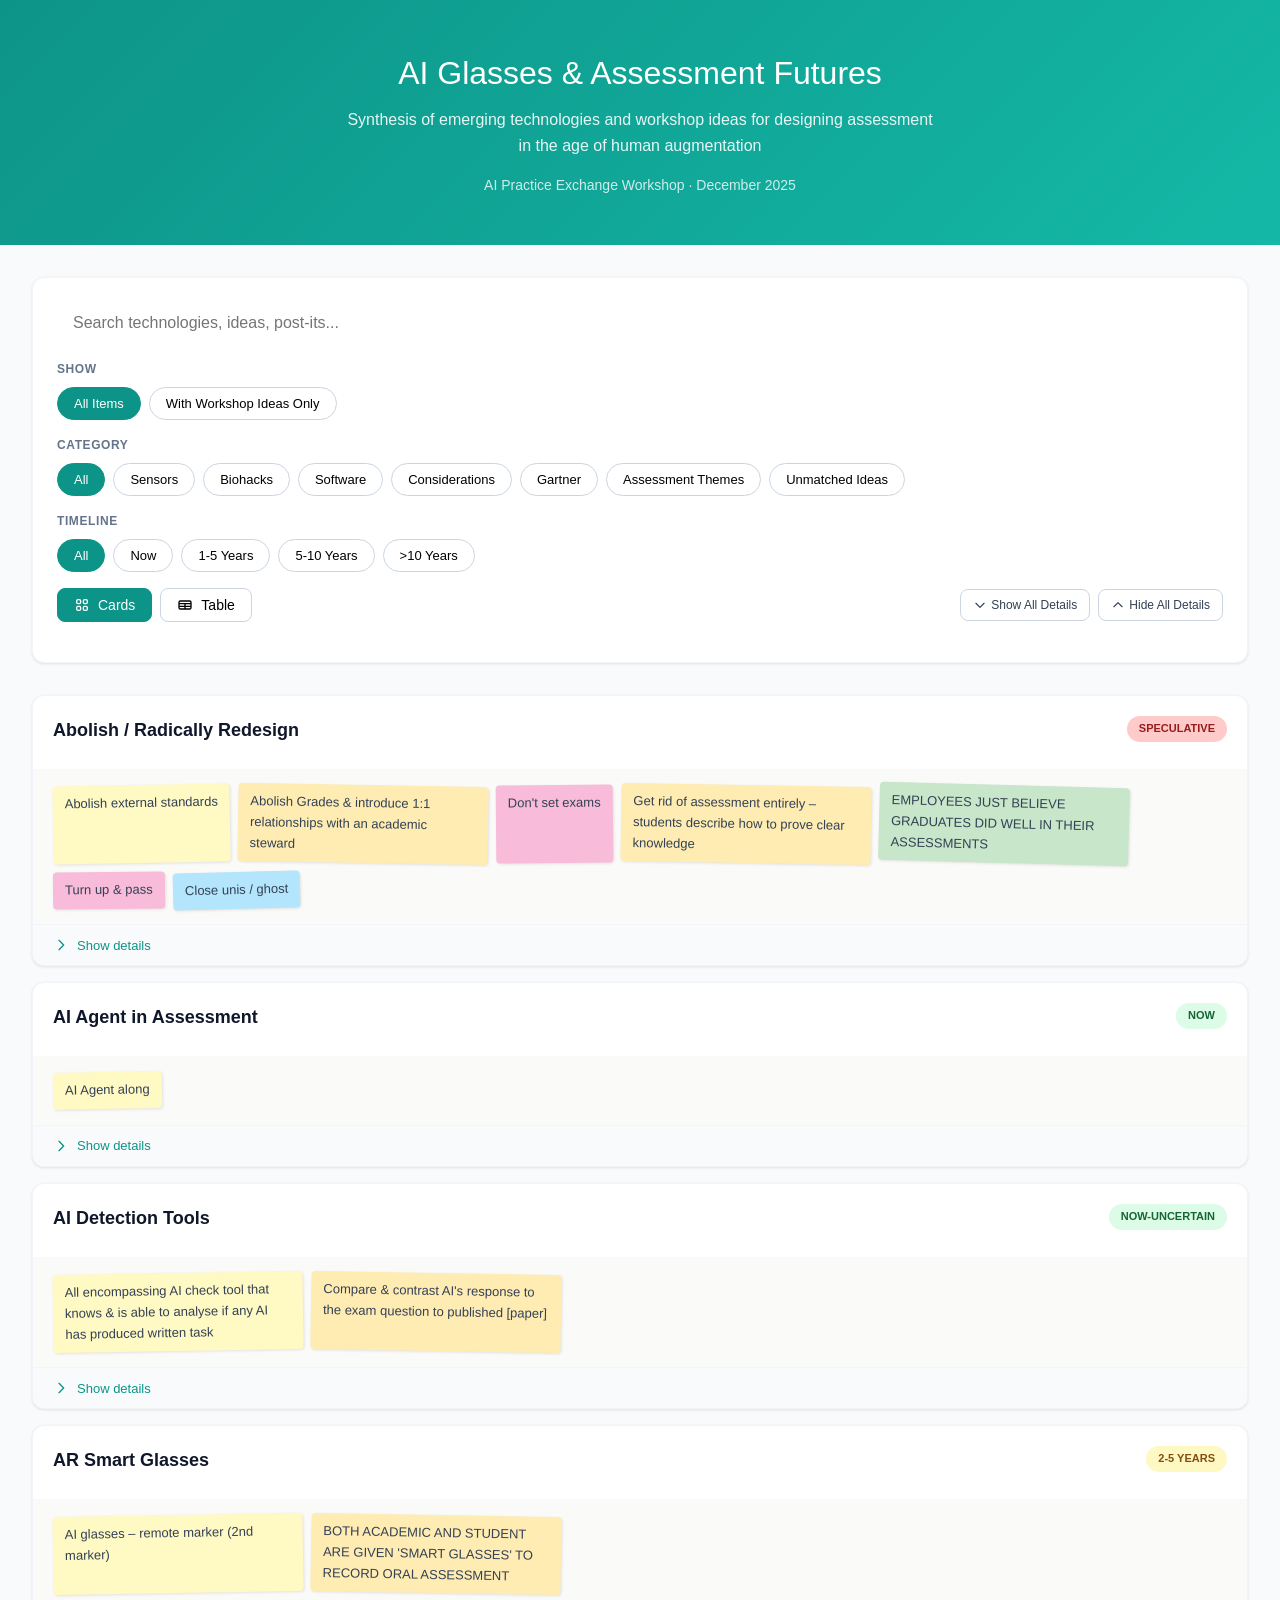
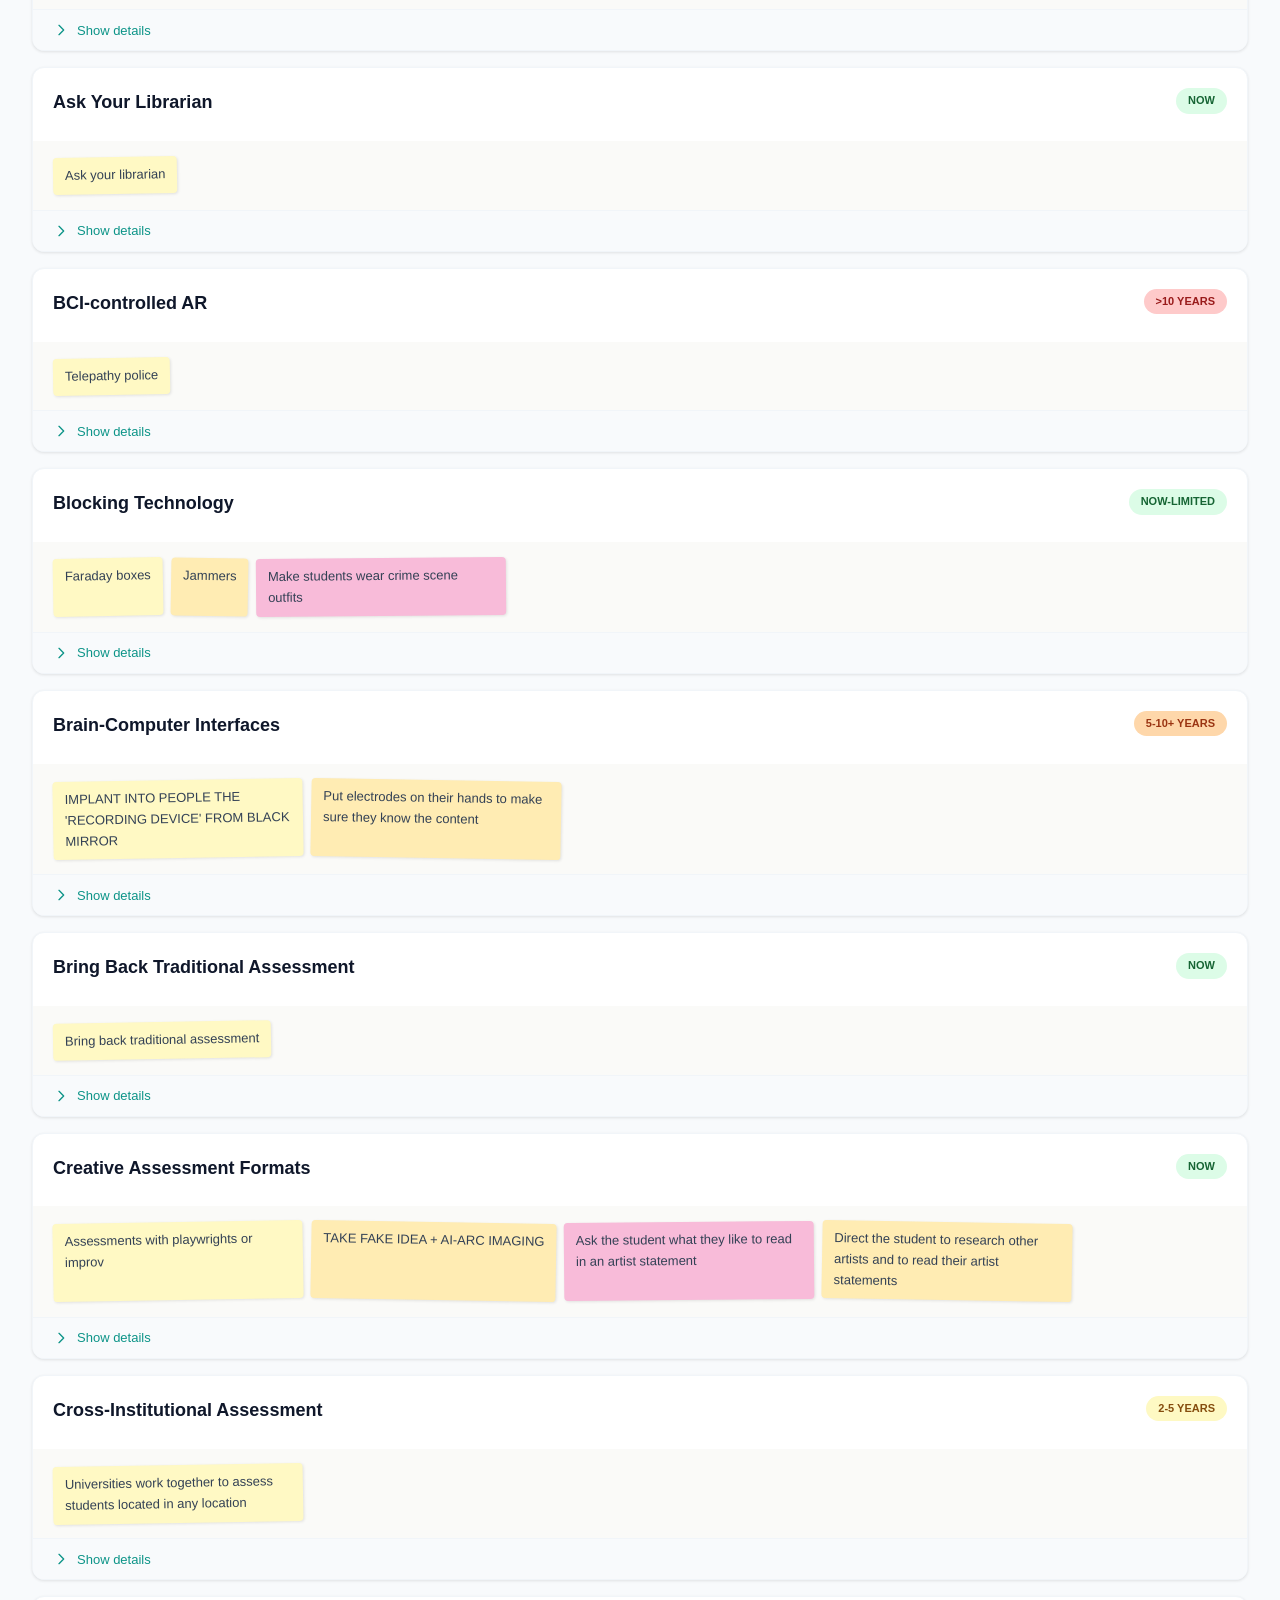
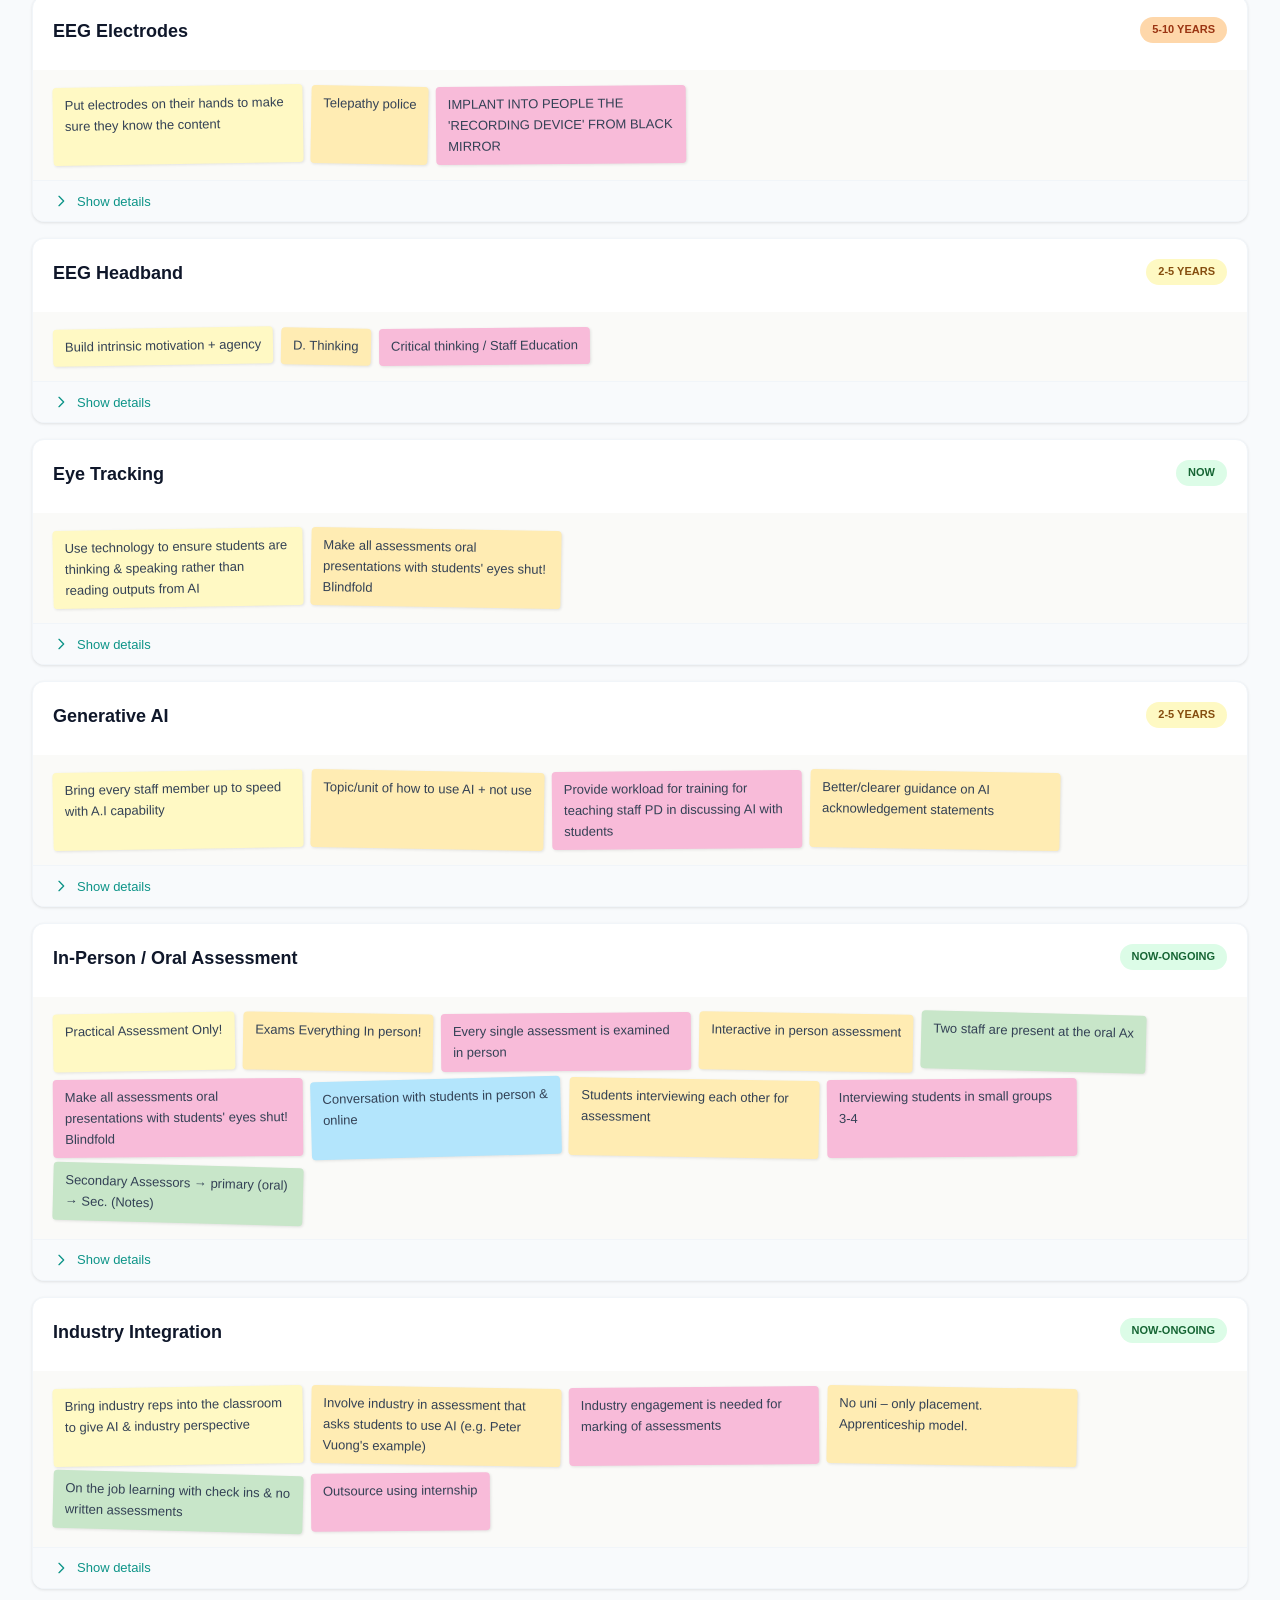
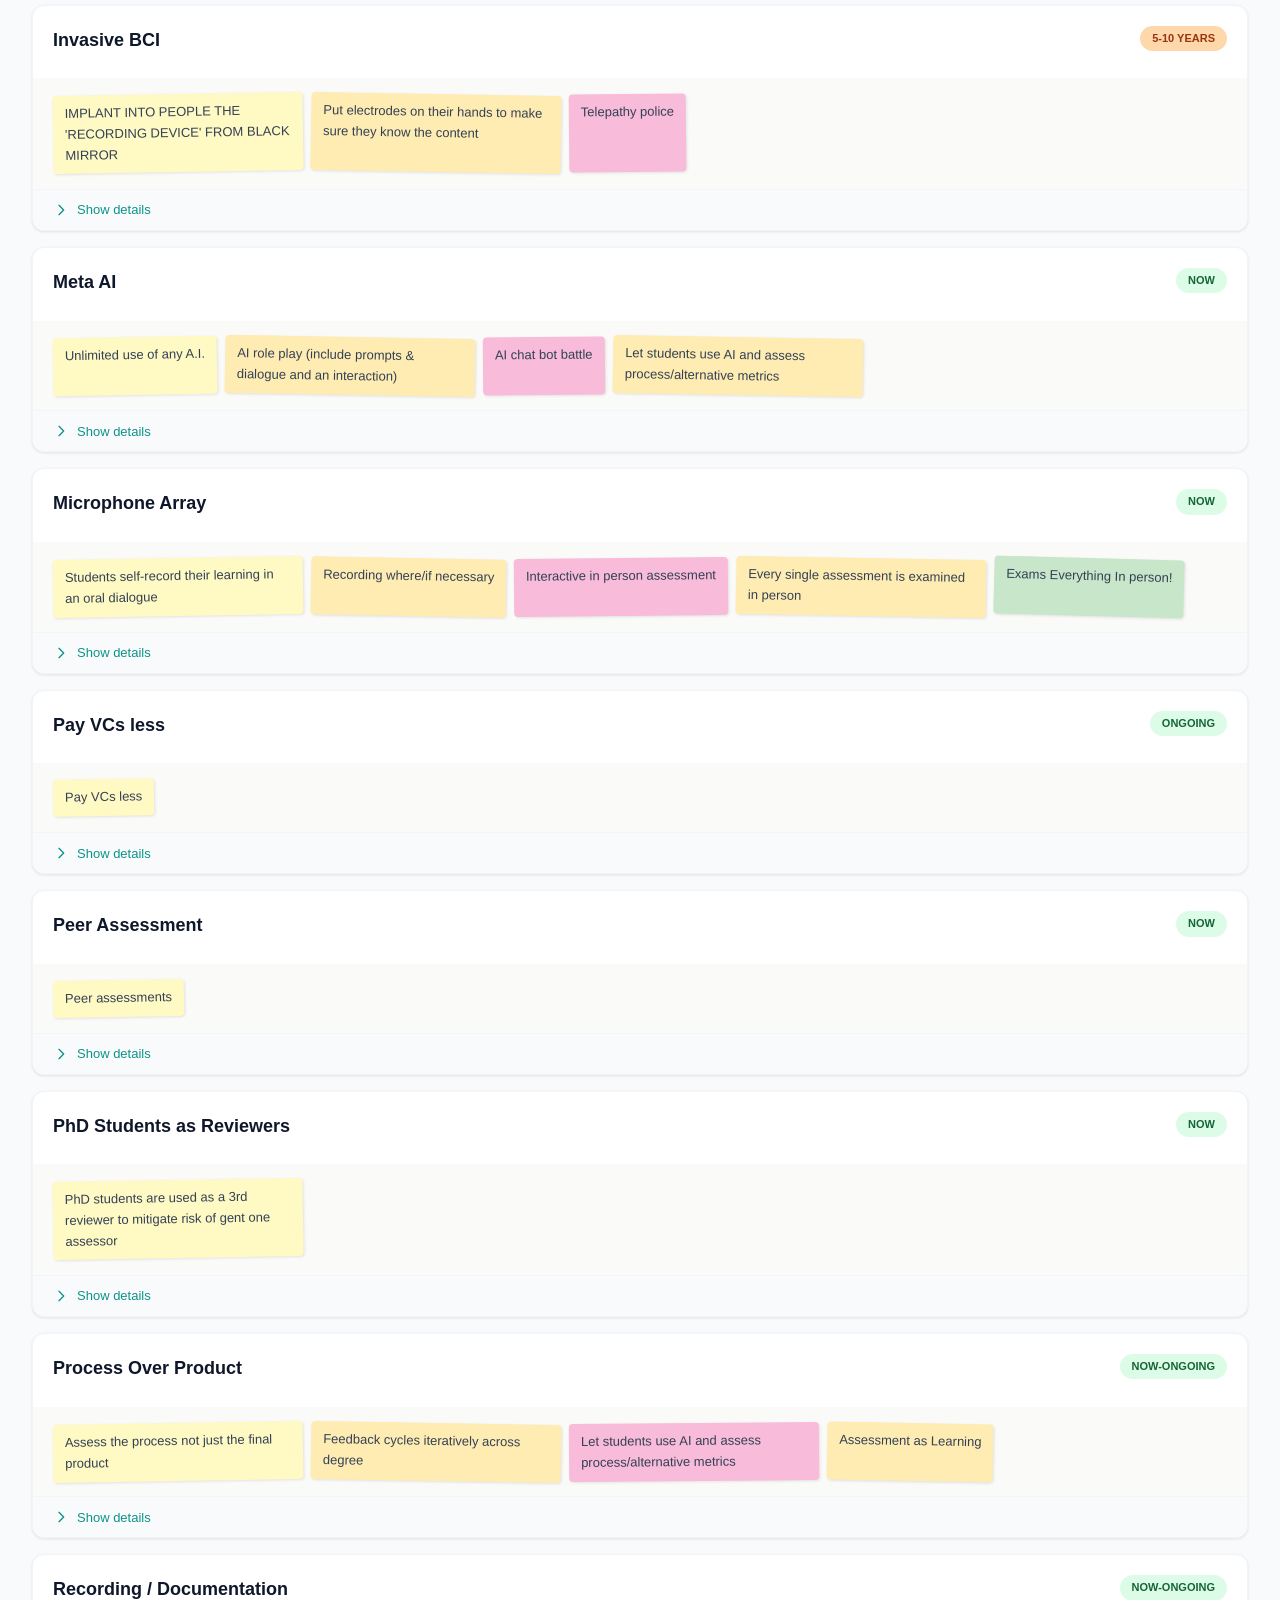
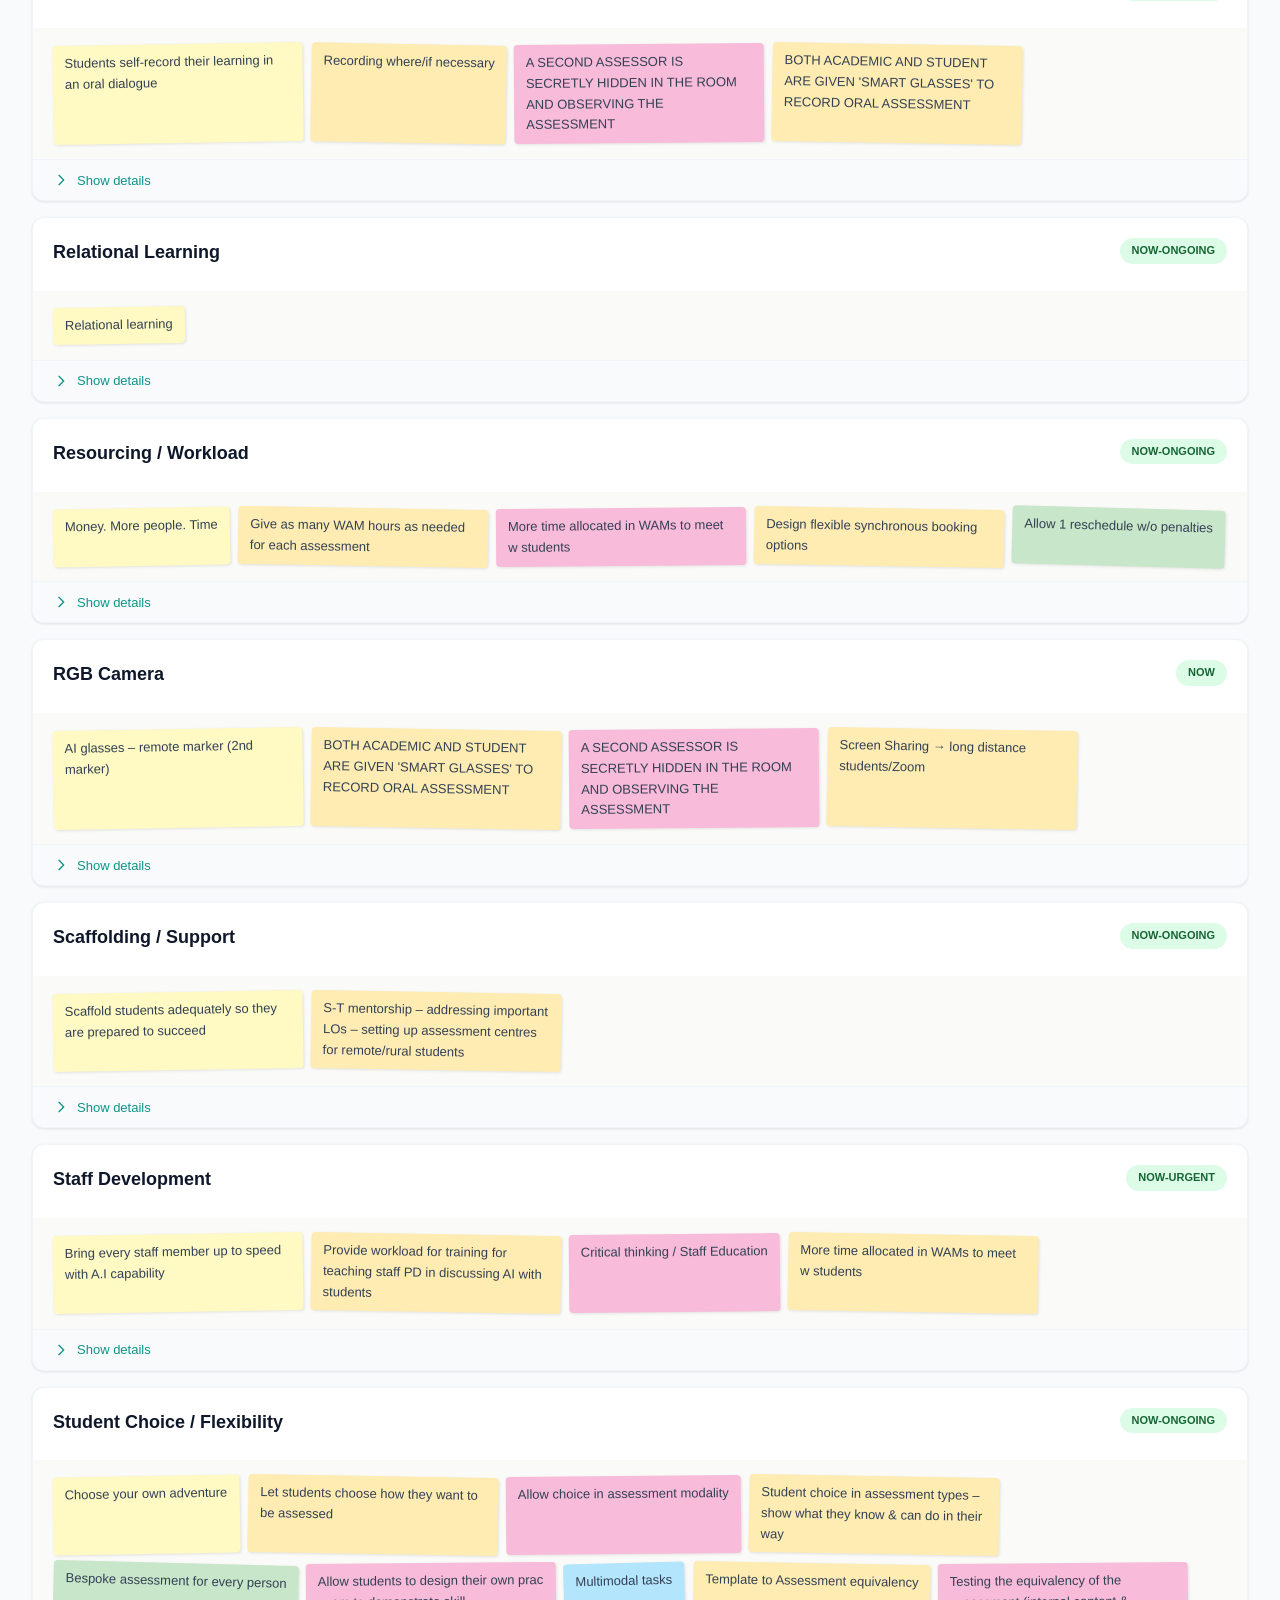
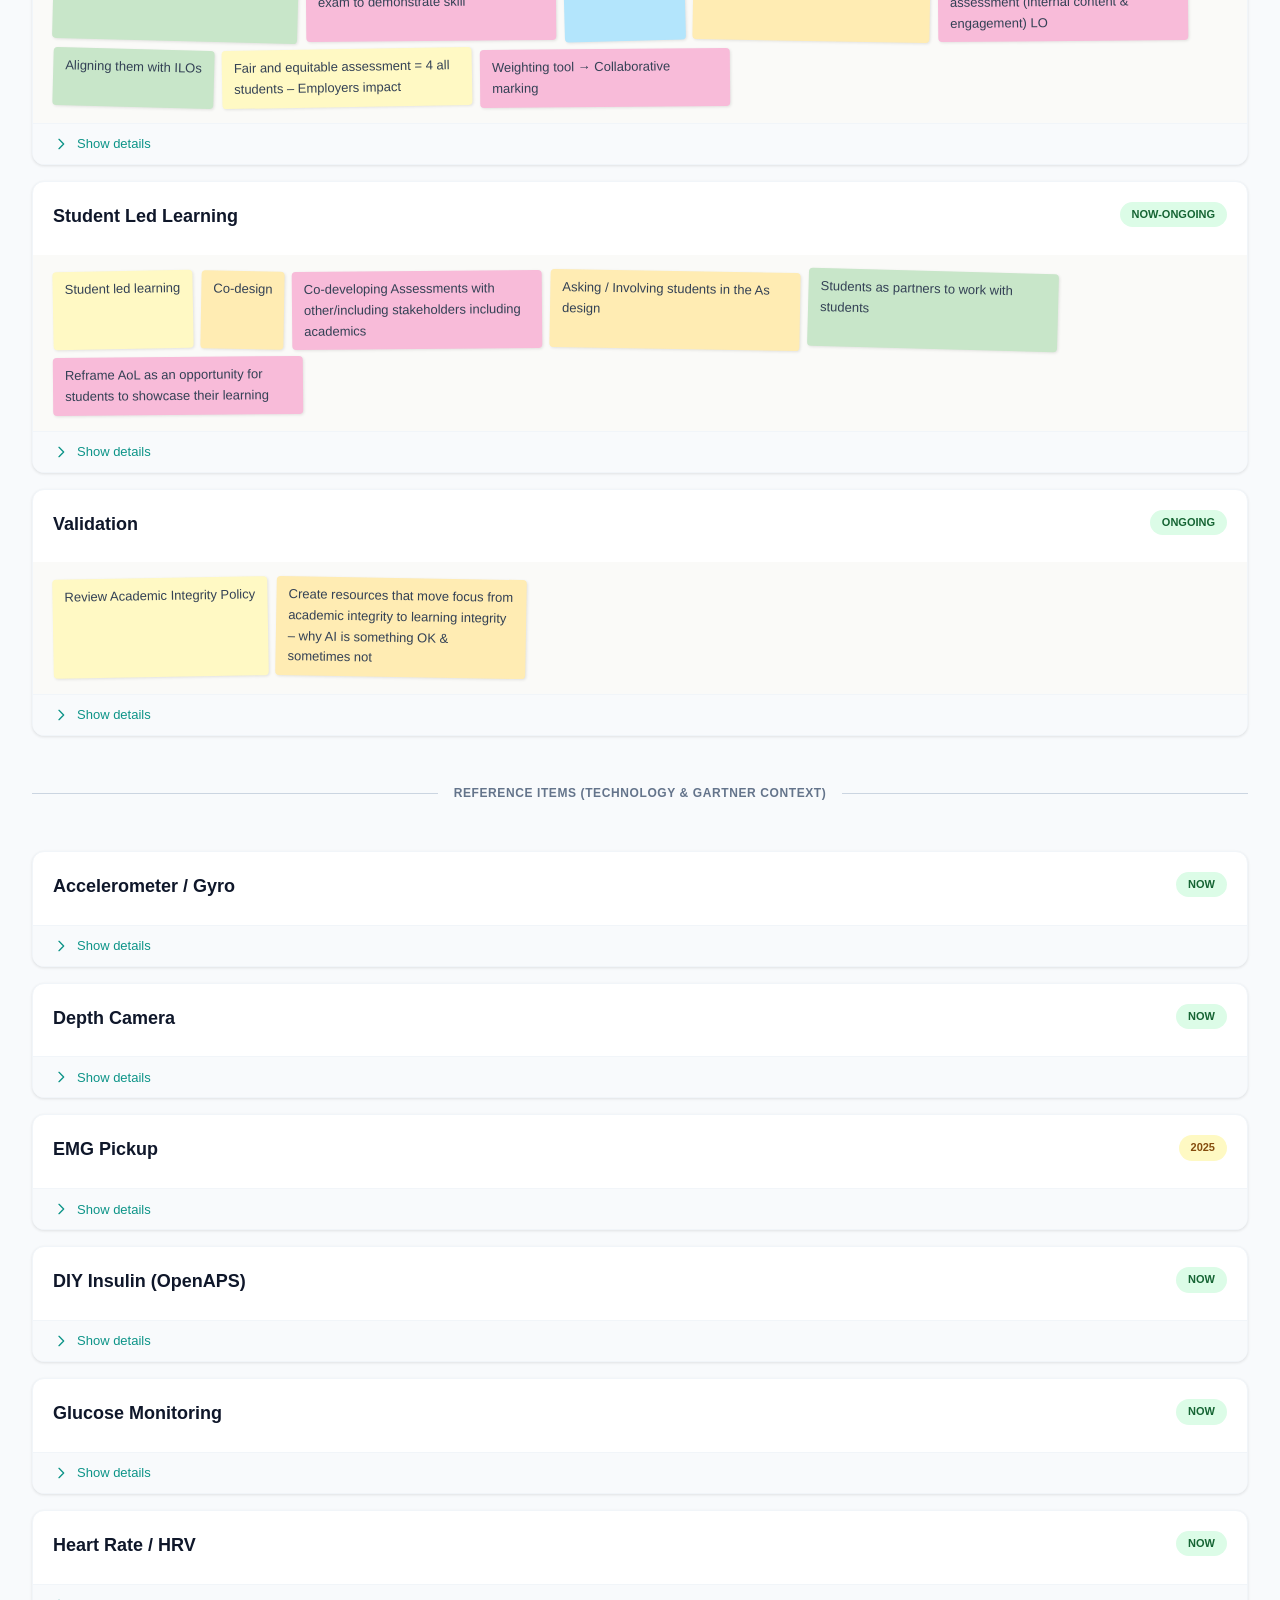
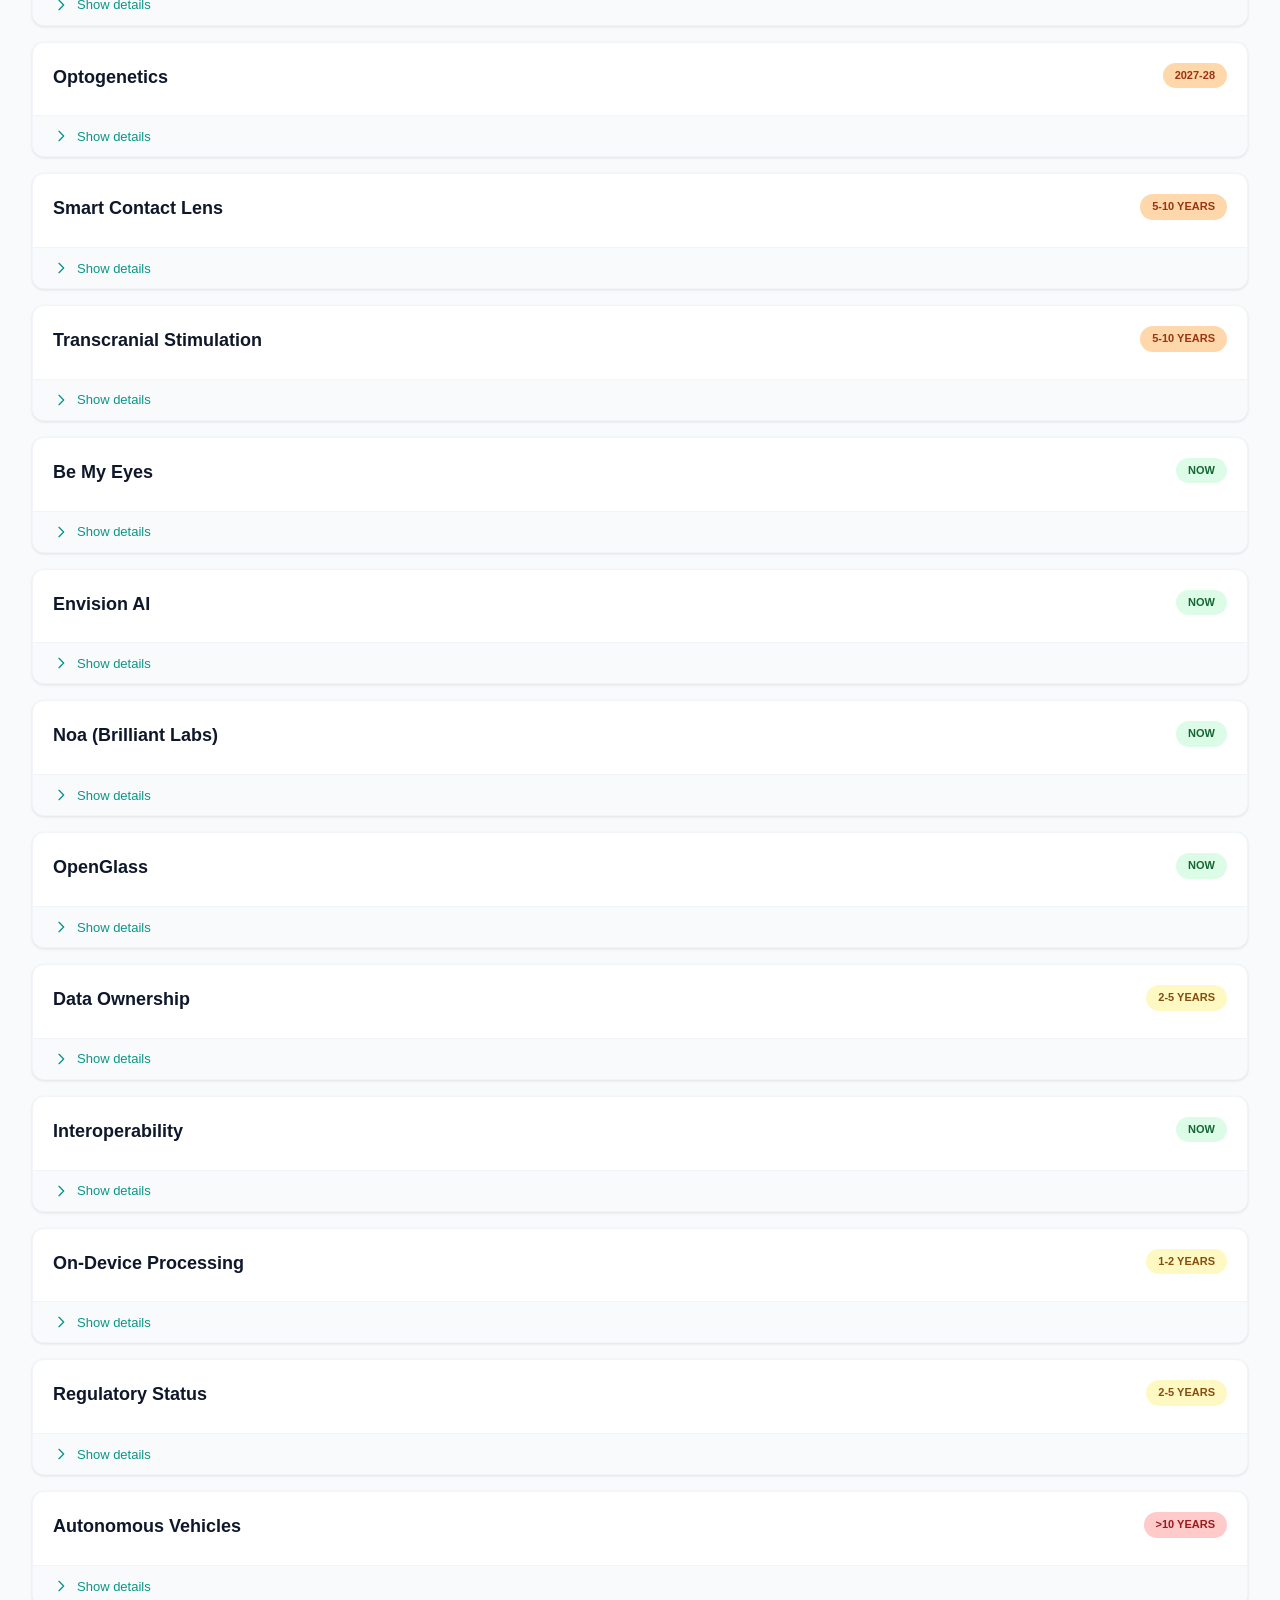
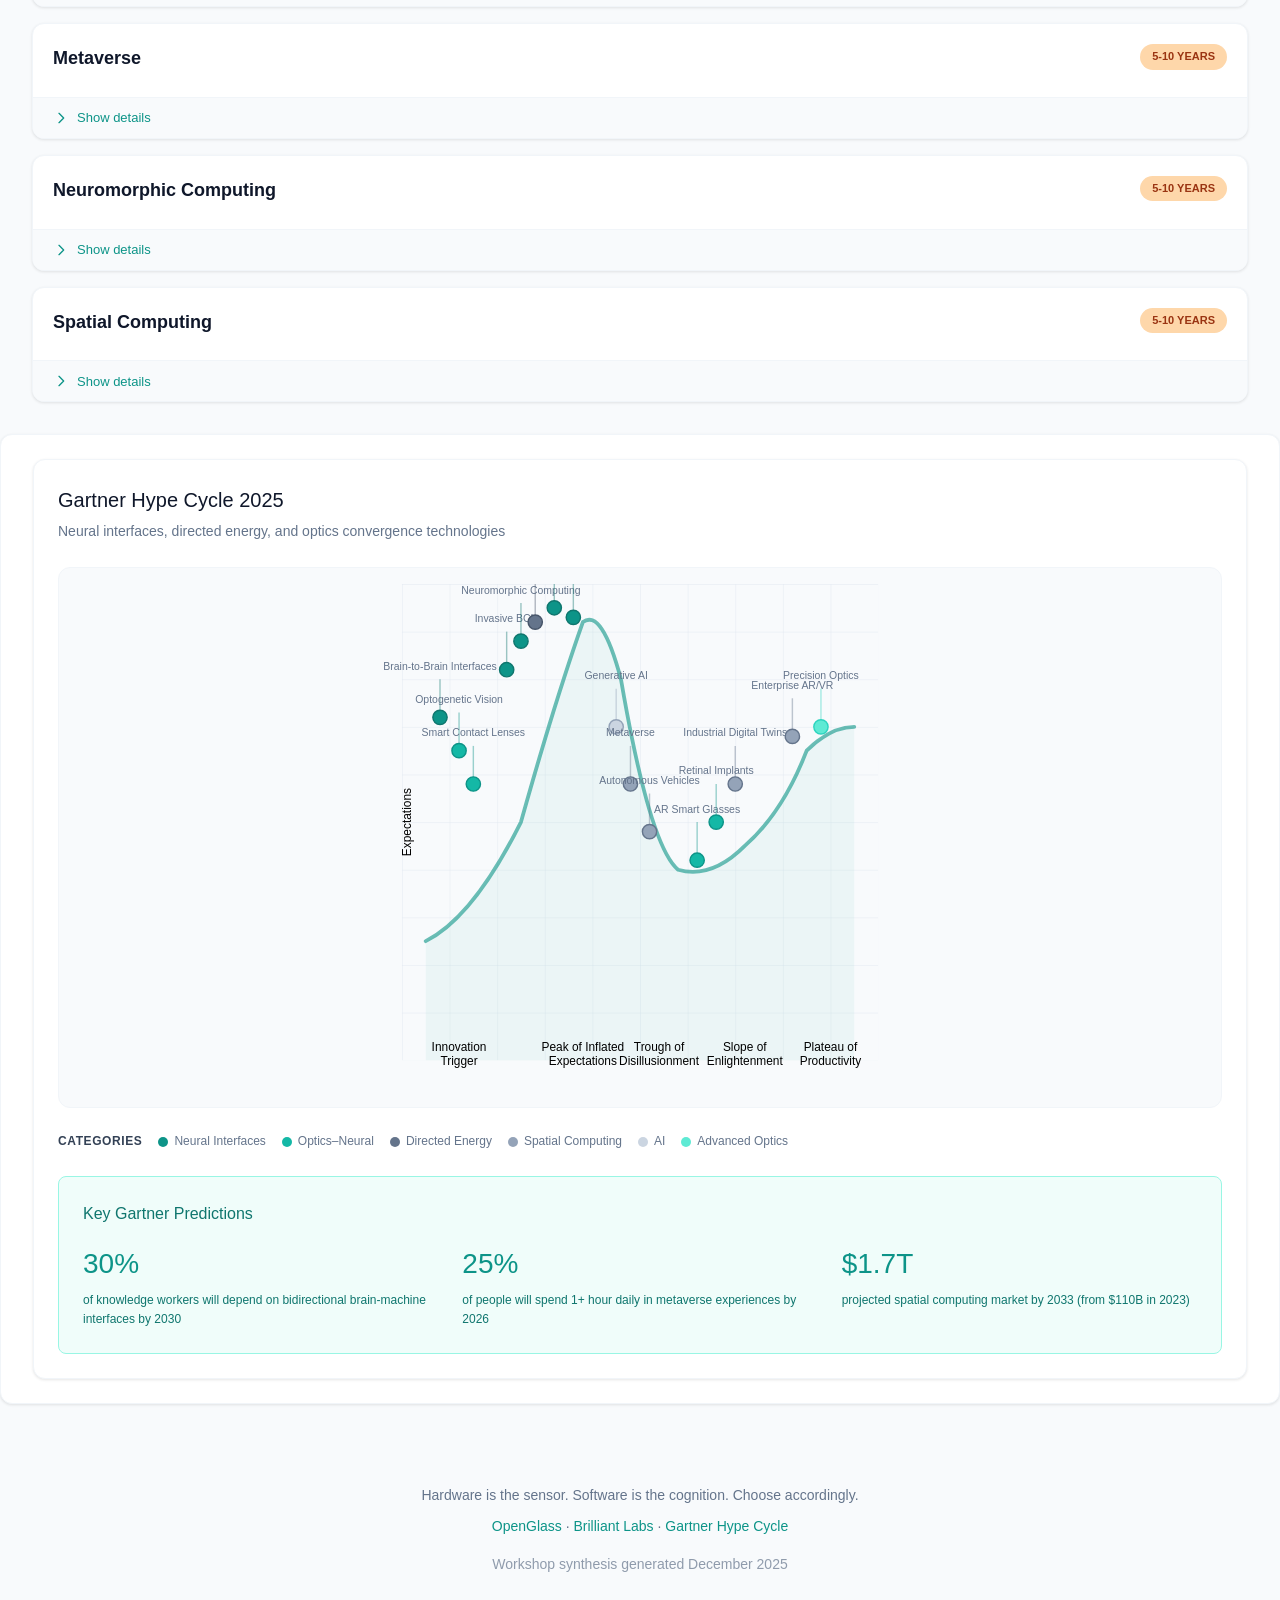
<file: smartness/smartness-links.html>
<!DOCTYPE html>
<html lang="en">
<head>
  <meta charset="UTF-8">
  <meta name="viewport" content="width=device-width, initial-scale=1.0">
  <title>AI Glasses & Assessment Futures | Workshop Synthesis</title>
  <style>
    :root {
      --teal-600: #0d9488;
      --teal-500: #14b8a6;
      --teal-100: #ccfbf1;
      --teal-50: #f0fdfa;
      --slate-900: #0f172a;
      --slate-700: #334155;
      --slate-500: #64748b;
      --slate-300: #cbd5e1;
      --slate-100: #f1f5f9;
      --slate-50: #f8fafc;
      --green-100: #dcfce7;
      --green-700: #166534;
      --yellow-100: #fef9c3;
      --yellow-700: #854d0e;
      --orange-100: #fed7aa;
      --orange-700: #9a3412;
      --red-100: #fecaca;
      --red-700: #991b1b;
      --gray-100: #e5e7eb;
      --gray-600: #6b7280;
    }

    * {
      box-sizing: border-box;
      margin: 0;
      padding: 0;
    }

    body {
      font-family: -apple-system, BlinkMacSystemFont, "Segoe UI", Roboto, "Helvetica Neue", Arial, sans-serif;
      background: var(--slate-50);
      color: var(--slate-700);
      line-height: 1.6;
    }

    /* Header */
    header {
      background: linear-gradient(135deg, var(--teal-600) 0%, var(--teal-500) 100%);
      color: white;
      padding: 3rem 2rem;
      text-align: center;
    }

    header h1 {
      font-weight: 300;
      font-size: 2rem;
      margin-bottom: 0.5rem;
    }

    header p {
      opacity: 0.9;
      font-size: 1rem;
      max-width: 600px;
      margin: 0 auto;
    }

    .subtitle {
      font-size: 0.875rem;
      opacity: 0.8;
      margin-top: 1rem;
    }

    /* Main Container */
    main {
      max-width: 1400px;
      margin: 0 auto;
      padding: 2rem;
    }

    /* Gartner Hype Cycle */
    .hype-cycle-section {
      background: white;
      border-radius: 12px;
      box-shadow: 0 1px 3px rgba(0,0,0,0.1);
      border: 1px solid var(--slate-100);
      padding: 1.5rem;
      margin-bottom: 2rem;
    }

    .section-title {
      font-size: 1.25rem;
      font-weight: 300;
      color: var(--slate-900);
      margin-bottom: 0.25rem;
    }

    .section-subtitle {
      font-size: 0.875rem;
      color: var(--slate-500);
      margin-bottom: 1.5rem;
    }

    .hype-cycle-container {
      position: relative;
      background: var(--slate-50);
      border-radius: 12px;
      border: 1px solid var(--slate-100);
      padding: 1rem;
    }

    .hype-cycle-svg {
      width: 100%;
      height: auto;
      max-height: 500px;
    }

    .phase-label {
      font-size: 2.5px;
      fill: var(--slate-400);
    }

    .tech-point {
      cursor: pointer;
      transition: all 0.2s;
    }

    .tech-point:hover circle {
      r: 2;
    }

    .tech-label {
      font-size: 2.2px;
      fill: var(--slate-500);
      transition: all 0.2s;
    }

    .tech-label:hover, .tech-label.active {
      fill: var(--slate-800);
      font-weight: 500;
    }

    .tech-detail {
      position: absolute;
      bottom: 1rem;
      left: 1rem;
      right: 1rem;
      background: white;
      border: 1px solid var(--slate-200);
      border-radius: 8px;
      padding: 1rem;
      box-shadow: 0 4px 12px rgba(0,0,0,0.1);
      display: flex;
      align-items: flex-start;
      gap: 1rem;
    }

    .tech-detail-dot {
      width: 12px;
      height: 12px;
      border-radius: 50%;
      flex-shrink: 0;
      margin-top: 4px;
    }

    .tech-detail-content {
      flex: 1;
    }

    .tech-detail-header {
      display: flex;
      align-items: baseline;
      gap: 0.75rem;
      flex-wrap: wrap;
    }

    .tech-detail-header h3 {
      font-size: 1rem;
      font-weight: 500;
      color: var(--slate-900);
      margin: 0;
    }

    .tech-detail-phase {
      font-size: 0.75rem;
      color: var(--slate-400);
    }

    .tech-detail-desc {
      font-size: 0.875rem;
      color: var(--slate-600);
      margin: 0.5rem 0;
      font-weight: 300;
    }

    .tech-detail-timeline {
      font-size: 0.75rem;
      color: var(--slate-400);
    }

    .tech-detail-timeline span {
      color: var(--teal-600);
      font-weight: 500;
    }

    .tech-detail-close {
      background: none;
      border: none;
      font-size: 1.5rem;
      color: var(--slate-300);
      cursor: pointer;
      padding: 0;
      line-height: 1;
    }

    .tech-detail-close:hover {
      color: var(--slate-500);
    }

    .hype-legend {
      display: flex;
      flex-wrap: wrap;
      align-items: center;
      gap: 1rem;
      margin-top: 1.5rem;
      font-size: 0.75rem;
    }

    .legend-title {
      color: var(--slate-400);
      font-weight: 600;
      text-transform: uppercase;
      letter-spacing: 0.05em;
    }

    .legend-item {
      display: flex;
      align-items: center;
      gap: 0.375rem;
      color: var(--slate-500);
    }

    .legend-dot {
      width: 10px;
      height: 10px;
      border-radius: 50%;
    }

    .gartner-predictions {
      background: var(--teal-50);
      border: 1px solid #99f6e4;
      border-radius: 8px;
      padding: 1.5rem;
      margin-top: 1.5rem;
    }

    .gartner-predictions h3 {
      font-size: 1rem;
      font-weight: 500;
      color: #0f766e;
      margin: 0 0 1rem 0;
    }

    .predictions-grid {
      display: grid;
      grid-template-columns: repeat(auto-fit, minmax(200px, 1fr));
      gap: 1.5rem;
    }

    .prediction {
      text-align: left;
    }

    .prediction-number {
      font-size: 1.75rem;
      font-weight: 300;
      color: var(--teal-600);
    }

    .prediction p {
      font-size: 0.75rem;
      color: #0f766e;
      margin: 0.25rem 0 0 0;
    }

    /* Stats Bar */
    /* Controls */
    .controls {
      background: white;
      border-radius: 12px;
      padding: 1.5rem;
      margin-bottom: 2rem;
      box-shadow: 0 1px 3px rgba(0,0,0,0.1);
      border: 1px solid var(--slate-100);
    }

    .search-box {
      width: 100%;
      padding: 0.75rem 1rem;
      border: 2px solid var(--slate-200);
      border-radius: 8px;
      font-size: 1rem;
      margin-bottom: 1rem;
      transition: border-color 0.2s;
    }

    .search-box:focus {
      outline: none;
      border-color: var(--teal-500);
    }

    .filter-section {
      margin-bottom: 1rem;
    }

    .filter-label {
      font-size: 0.75rem;
      font-weight: 600;
      color: var(--slate-500);
      text-transform: uppercase;
      letter-spacing: 0.05em;
      margin-bottom: 0.5rem;
      display: block;
    }

    .filter-buttons {
      display: flex;
      flex-wrap: wrap;
      gap: 0.5rem;
    }

    .filter-btn {
      padding: 0.5rem 1rem;
      border: 1px solid var(--slate-300);
      background: white;
      border-radius: 20px;
      font-size: 0.8125rem;
      cursor: pointer;
      transition: all 0.2s;
    }

    .filter-btn:hover {
      background: var(--slate-100);
    }

    .filter-btn.active {
      background: var(--teal-600);
      color: white;
      border-color: var(--teal-600);
    }

    /* Cards Grid */
    .cards-grid {
      display: grid;
      gap: 1rem;
    }

    .section-divider {
      grid-column: 1 / -1;
      display: flex;
      align-items: center;
      gap: 1rem;
      padding: 1.5rem 0;
      margin: 0.5rem 0;
    }

    .section-divider::before,
    .section-divider::after {
      content: '';
      flex: 1;
      height: 1px;
      background: var(--slate-300);
    }

    .section-divider span {
      font-size: 0.75rem;
      font-weight: 600;
      color: var(--slate-500);
      text-transform: uppercase;
      letter-spacing: 0.05em;
      white-space: nowrap;
    }

    .card {
      background: white;
      border-radius: 12px;
      box-shadow: 0 1px 3px rgba(0,0,0,0.1);
      border: 1px solid var(--slate-100);
      overflow: hidden;
      transition: transform 0.2s, box-shadow 0.2s;
    }

    .card:hover {
      transform: translateY(-2px);
      box-shadow: 0 4px 12px rgba(0,0,0,0.1);
    }

    .card-header {
      padding: 1.25rem;
      display: flex;
      justify-content: space-between;
      align-items: flex-start;
      gap: 1rem;
    }

    .card-title {
      font-size: 1.125rem;
      font-weight: 600;
      color: var(--slate-900);
      margin-bottom: 0.25rem;
    }

    .card-category {
      display: inline-block;
      padding: 0.25rem 0.75rem;
      border-radius: 20px;
      font-size: 0.6875rem;
      font-weight: 600;
      text-transform: uppercase;
      letter-spacing: 0.05em;
    }

    .cat-sensor { background: #dbeafe; color: #1e40af; }
    .cat-biohack { background: #f3e8ff; color: #7c3aed; }
    .cat-software { background: #fce7f3; color: #be185d; }
    .cat-consideration { background: #fef3c7; color: #b45309; }
    .cat-gartner { background: #d1fae5; color: #065f46; }
    .cat-assessment { background: #ffe4e6; color: #be123c; }
    .cat-unmatched { background: var(--gray-100); color: var(--gray-600); }

    .timeline-badge {
      display: inline-block;
      padding: 0.25rem 0.75rem;
      border-radius: 20px;
      font-size: 0.6875rem;
      font-weight: 700;
      white-space: nowrap;
    }

    .timeline-now { background: var(--green-100); color: var(--green-700); }
    .timeline-soon { background: var(--yellow-100); color: var(--yellow-700); }
    .timeline-mid { background: var(--orange-100); color: var(--orange-700); }
    .timeline-far { background: var(--red-100); color: var(--red-700); }
    .timeline-other { background: var(--gray-100); color: var(--gray-600); }

    .card-body {
      padding: 1.25rem;
    }

    .card-description {
      color: var(--slate-600);
      font-size: 0.875rem;
      margin-bottom: 1rem;
    }

    .card-meta {
      display: grid;
      grid-template-columns: repeat(auto-fit, minmax(200px, 1fr));
      gap: 1rem;
      font-size: 0.8125rem;
      margin-bottom: 1rem;
    }

    .meta-item {
      display: flex;
      flex-direction: column;
    }

    .meta-label {
      font-size: 0.6875rem;
      font-weight: 600;
      color: var(--slate-500);
      text-transform: uppercase;
      letter-spacing: 0.05em;
      margin-bottom: 0.25rem;
    }

    .meta-value {
      color: var(--slate-700);
    }

    .meta-value a {
      color: var(--teal-600);
      text-decoration: none;
    }

    .meta-value a:hover {
      text-decoration: underline;
    }

    /* Post-its Section */
    .postits-top {
      padding: 1rem 1.25rem;
      background: #fafaf8;
    }

    .postits-section {
      margin-top: 1rem;
      padding-top: 1rem;
      border-top: 1px solid var(--slate-100);
    }

    /* Card Collapse Styles */
    .card-details {
      border-top: 1px solid var(--slate-100);
    }

    .details-toggle {
      display: flex;
      align-items: center;
      gap: 0.5rem;
      width: 100%;
      padding: 0.75rem 1.25rem;
      background: var(--slate-50);
      border: none;
      cursor: pointer;
      font-size: 0.8125rem;
      color: var(--teal-600);
      font-weight: 500;
      transition: background 0.2s;
    }

    .details-toggle:hover {
      background: var(--teal-50);
    }

    .details-toggle .expand-icon {
      flex-shrink: 0;
      color: var(--teal-600);
      transition: transform 0.2s;
      transform: rotate(-90deg);
    }

    .card-details:not(.collapsed) .details-toggle .expand-icon {
      transform: rotate(0);
    }

    .card-details .card-body {
      max-height: 1000px;
      overflow: hidden;
      transition: max-height 0.3s ease-out, opacity 0.2s, padding 0.3s;
      opacity: 1;
      padding: 1.25rem;
    }

    .card-details.collapsed .card-body {
      max-height: 0;
      opacity: 0;
      padding-top: 0;
      padding-bottom: 0;
    }

    .postit-count {
      display: inline-block;
      margin-left: 0.5rem;
      padding: 0.125rem 0.5rem;
      background: #fef9c3;
      color: #854d0e;
      border-radius: 10px;
      font-size: 0.6875rem;
      font-weight: 500;
    }

    /* Expand/Collapse All Buttons */
    .expand-controls {
      display: flex;
      gap: 0.5rem;
      margin-left: auto;
    }

    .expand-btn {
      padding: 0.5rem 0.75rem;
      border: 1px solid var(--slate-300);
      background: white;
      border-radius: 8px;
      cursor: pointer;
      font-size: 0.75rem;
      color: var(--slate-600);
      transition: all 0.2s;
      display: flex;
      align-items: center;
    }

    .expand-btn:hover {
      background: var(--slate-100);
      color: var(--slate-800);
    }

    .expand-btn svg {
      margin-right: 4px;
    }

    .postits-toggle {
      display: flex;
      align-items: center;
      gap: 0.5rem;
      background: none;
      border: none;
      color: var(--teal-600);
      font-size: 0.875rem;
      font-weight: 600;
      cursor: pointer;
      padding: 0.5rem 0;
    }

    .postits-toggle:hover {
      color: var(--teal-500);
    }

    .postits-toggle svg {
      transition: transform 0.2s;
    }

    .postits-toggle.open svg {
      transform: rotate(180deg);
    }

    .postits-container {
      display: none;
      margin-top: 1rem;
    }

    .postits-container.open {
      display: block;
    }

    .postits-grid {
      display: flex;
      flex-wrap: wrap;
      gap: 0.5rem;
    }

    .postit {
      background: #fff9c4;
      padding: 0.5rem 0.75rem;
      border-radius: 4px;
      font-size: 0.8125rem;
      box-shadow: 1px 1px 3px rgba(0,0,0,0.1);
      transform: rotate(-1deg);
      transition: transform 0.2s;
      max-width: 250px;
    }

    .postit:nth-child(even) {
      transform: rotate(1deg);
      background: #ffecb3;
    }

    .postit:nth-child(3n) {
      background: #f8bbd9;
      transform: rotate(-0.5deg);
    }

    .postit:nth-child(5n) {
      background: #c8e6c9;
      transform: rotate(1.5deg);
    }

    .postit:nth-child(7n) {
      background: #b3e5fc;
      transform: rotate(-1.5deg);
    }

    .postit:hover {
      transform: rotate(0deg) scale(1.05);
      z-index: 10;
    }

    /* No Results */
    .no-results {
      text-align: center;
      padding: 4rem 2rem;
      color: var(--slate-500);
    }

    .no-results svg {
      width: 64px;
      height: 64px;
      margin-bottom: 1rem;
      opacity: 0.5;
    }

    /* Footer */
    footer {
      text-align: center;
      padding: 3rem 2rem;
      color: var(--slate-500);
      font-size: 0.875rem;
    }

    footer a {
      color: var(--teal-600);
      text-decoration: none;
    }

    footer a:hover {
      text-decoration: underline;
    }

    /* Responsive */
    @media (max-width: 768px) {
      header h1 {
        font-size: 1.5rem;
      }

      .card-header {
        flex-direction: column;
      }

      .card-meta {
        grid-template-columns: 1fr;
      }
    }

    /* View Toggle */
    .view-toggle {
      display: flex;
      flex-wrap: wrap;
      gap: 0.5rem;
      margin-bottom: 1rem;
      align-items: center;
    }

    .view-btn {
      padding: 0.5rem 1rem;
      border: 1px solid var(--slate-300);
      background: white;
      border-radius: 8px;
      cursor: pointer;
      display: flex;
      align-items: center;
      gap: 0.5rem;
      font-size: 0.875rem;
    }

    .view-btn.active {
      background: var(--teal-600);
      color: white;
      border-color: var(--teal-600);
    }

    .view-btn svg {
      width: 16px;
      height: 16px;
    }

    /* Table View */
    .table-view {
      display: none;
      overflow-x: auto;
    }

    .table-view.active {
      display: block;
    }

    .cards-grid.active {
      display: grid;
    }

    .cards-grid:not(.active) {
      display: none;
    }

    .data-table {
      width: 100%;
      border-collapse: collapse;
      font-size: 0.8125rem;
      background: white;
      border-radius: 12px;
      overflow: hidden;
      box-shadow: 0 1px 3px rgba(0,0,0,0.1);
    }

    .data-table th {
      background: var(--slate-100);
      padding: 1rem;
      text-align: left;
      font-weight: 600;
      color: var(--slate-700);
      font-size: 0.75rem;
      text-transform: uppercase;
      letter-spacing: 0.05em;
      position: sticky;
      top: 0;
    }

    .data-table td {
      padding: 1rem;
      border-bottom: 1px solid var(--slate-100);
      vertical-align: top;
    }

    .data-table tr:hover {
      background: var(--slate-50);
    }

    .data-table a {
      color: var(--teal-600);
      text-decoration: none;
    }

    .data-table a:hover {
      text-decoration: underline;
    }
  </style>
</head>
<body>
  <header>
    <h1>AI Glasses & Assessment Futures</h1>
    <p>Synthesis of emerging technologies and workshop ideas for designing assessment in the age of human augmentation</p>
    <p class="subtitle">AI Practice Exchange Workshop · December 2025</p>
  </header>

  <main>
    <!-- Stats -->
    <!-- Controls -->
    <div class="controls">
      <input type="text" class="search-box" id="search" placeholder="Search technologies, ideas, post-its...">
      
      <div class="filter-section">
        <span class="filter-label">Show</span>
        <div class="filter-buttons" id="postit-filters">
          <button class="filter-btn active" data-filter="all">All Items</button>
          <button class="filter-btn" data-filter="has-ideas">With Workshop Ideas Only</button>
        </div>
      </div>

      <div class="filter-section">
        <span class="filter-label">Category</span>
        <div class="filter-buttons" id="category-filters">
          <button class="filter-btn active" data-filter="all">All</button>
          <button class="filter-btn" data-filter="sensor">Sensors</button>
          <button class="filter-btn" data-filter="biohack">Biohacks</button>
          <button class="filter-btn" data-filter="software">Software</button>
          <button class="filter-btn" data-filter="consideration">Considerations</button>
          <button class="filter-btn" data-filter="gartner">Gartner</button>
          <button class="filter-btn" data-filter="assessment">Assessment Themes</button>
          <button class="filter-btn" data-filter="unmatched">Unmatched Ideas</button>
        </div>
      </div>

      <div class="filter-section">
        <span class="filter-label">Timeline</span>
        <div class="filter-buttons" id="timeline-filters">
          <button class="filter-btn active" data-filter="all">All</button>
          <button class="filter-btn" data-filter="now">Now</button>
          <button class="filter-btn" data-filter="soon">1-5 Years</button>
          <button class="filter-btn" data-filter="mid">5-10 Years</button>
          <button class="filter-btn" data-filter="far">>10 Years</button>
        </div>
      </div>

      <div class="view-toggle">
        <button class="view-btn active" id="view-cards">
          <svg fill="none" stroke="currentColor" viewBox="0 0 24 24"><path stroke-linecap="round" stroke-linejoin="round" stroke-width="2" d="M4 6a2 2 0 012-2h2a2 2 0 012 2v2a2 2 0 01-2 2H6a2 2 0 01-2-2V6zM14 6a2 2 0 012-2h2a2 2 0 012 2v2a2 2 0 01-2 2h-2a2 2 0 01-2-2V6zM4 16a2 2 0 012-2h2a2 2 0 012 2v2a2 2 0 01-2 2H6a2 2 0 01-2-2v-2zM14 16a2 2 0 012-2h2a2 2 0 012 2v2a2 2 0 01-2 2h-2a2 2 0 01-2-2v-2z"/></svg>
          Cards
        </button>
        <button class="view-btn" id="view-table">
          <svg fill="none" stroke="currentColor" viewBox="0 0 24 24"><path stroke-linecap="round" stroke-linejoin="round" stroke-width="2" d="M3 10h18M3 14h18m-9-4v8m-7 0h14a2 2 0 002-2V8a2 2 0 00-2-2H5a2 2 0 00-2 2v8a2 2 0 002 2z"/></svg>
          Table
        </button>
        <div class="expand-controls" id="expand-controls">
          <button class="expand-btn" onclick="expandAllCards()">
            <svg width="14" height="14" fill="none" stroke="currentColor" viewBox="0 0 24 24" style="vertical-align: middle; margin-right: 4px;"><path stroke-linecap="round" stroke-linejoin="round" stroke-width="2" d="M19 9l-7 7-7-7"/></svg>
            Show All Details
          </button>
          <button class="expand-btn" onclick="collapseAllCards()">
            <svg width="14" height="14" fill="none" stroke="currentColor" viewBox="0 0 24 24" style="vertical-align: middle; margin-right: 4px;"><path stroke-linecap="round" stroke-linejoin="round" stroke-width="2" d="M5 15l7-7 7 7"/></svg>
            Hide All Details
          </button>
        </div>
      </div>
    </div>

    <!-- Cards View -->
    <div class="cards-grid active" id="cards-container"></div>

    <!-- Table View -->
    <div class="table-view" id="table-container">
      <table class="data-table">
        <thead>
          <tr>
            <th>Item</th>
            <th>Description</th>
            <th>Timeline</th>
            <th>Research</th>
            <th>Related Ideas</th>
          </tr>
        </thead>
        <tbody id="table-body"></tbody>
      </table>
    </div>

    <!-- No Results -->
    <div class="no-results" id="no-results" style="display: none;">
      <svg fill="none" stroke="currentColor" viewBox="0 0 24 24"><path stroke-linecap="round" stroke-linejoin="round" stroke-width="2" d="M9.172 16.172a4 4 0 015.656 0M9 10h.01M15 10h.01M21 12a9 9 0 11-18 0 9 9 0 0118 0z"/></svg>
      <p>No items match your filters</p>
    </div>
  </main>

    <!-- Gartner Hype Cycle Visualization -->
    <section class="hype-cycle-section" style="max-width: 1400px; margin: 0 auto 2rem auto; margin-left: auto; margin-right: auto; padding-left: 2rem; padding-right: 2rem;">
      <div style="background: white; border-radius: 12px; box-shadow: 0 1px 3px rgba(0,0,0,0.1); border: 1px solid #f1f5f9; padding: 1.5rem;">
        <h2 class="section-title">Gartner Hype Cycle 2025</h2>
        <p class="section-subtitle">Neural interfaces, directed energy, and optics convergence technologies</p>
        
        <div class="hype-cycle-container">
          <svg id="hype-cycle-svg" viewBox="0 0 100 105" class="hype-cycle-svg">
            <!-- Grid pattern -->
            <defs>
              <pattern id="grid" width="10" height="10" patternUnits="userSpaceOnUse">
                <path d="M 10 0 L 0 0 0 10" fill="none" stroke="#e2e8f0" stroke-width="0.2"/>
              </pattern>
            </defs>
            <rect width="100" height="100" fill="url(#grid)" />
            
            <!-- Hype cycle curve -->
            <path
              d="M 5,75 Q 15,70 25,50 Q 32,25 38,8 Q 42,5 46,20 Q 52,55 58,60 Q 65,62 72,55 Q 80,48 85,35 Q 90,30 95,30"
              fill="none"
              stroke="#0d9488"
              stroke-width="0.8"
              stroke-linecap="round"
              opacity="0.6"
            />
            
            <!-- Filled area under curve -->
            <path
              d="M 5,75 Q 15,70 25,50 Q 32,25 38,8 Q 42,5 46,20 Q 52,55 58,60 Q 65,62 72,55 Q 80,48 85,35 Q 90,30 95,30 L 95,100 L 5,100 Z"
              fill="#0d9488"
              opacity="0.05"
            />

            <!-- Phase labels -->
            <text x="12" y="98" class="phase-label" text-anchor="middle">Innovation</text>
            <text x="12" y="101" class="phase-label" text-anchor="middle">Trigger</text>
            
            <text x="38" y="98" class="phase-label" text-anchor="middle">Peak of Inflated</text>
            <text x="38" y="101" class="phase-label" text-anchor="middle">Expectations</text>
            
            <text x="54" y="98" class="phase-label" text-anchor="middle">Trough of</text>
            <text x="54" y="101" class="phase-label" text-anchor="middle">Disillusionment</text>
            
            <text x="72" y="98" class="phase-label" text-anchor="middle">Slope of</text>
            <text x="72" y="101" class="phase-label" text-anchor="middle">Enlightenment</text>
            
            <text x="90" y="98" class="phase-label" text-anchor="middle">Plateau of</text>
            <text x="90" y="101" class="phase-label" text-anchor="middle">Productivity</text>

            <!-- Y-axis label -->
            <text x="2" y="50" class="phase-label" text-anchor="middle" transform="rotate(-90 2 50)">Expectations</text>

            <!-- Technology points will be added by JS -->
            <g id="tech-points"></g>
          </svg>

          <!-- Selected technology detail -->
          <div id="tech-detail" class="tech-detail" style="display: none;">
            <div class="tech-detail-dot" id="tech-detail-dot"></div>
            <div class="tech-detail-content">
              <div class="tech-detail-header">
                <h3 id="tech-detail-name"></h3>
                <span id="tech-detail-phase" class="tech-detail-phase"></span>
              </div>
              <p id="tech-detail-desc" class="tech-detail-desc"></p>
              <div class="tech-detail-timeline">
                Time to mainstream: <span id="tech-detail-time"></span>
              </div>
            </div>
            <button class="tech-detail-close" onclick="closeTechDetail()">×</button>
          </div>
        </div>

        <!-- Legend -->
        <div class="hype-legend">
          <span class="legend-title">Categories</span>
          <div class="legend-item"><span class="legend-dot" style="background: #0d9488;"></span> Neural Interfaces</div>
          <div class="legend-item"><span class="legend-dot" style="background: #14b8a6;"></span> Optics–Neural</div>
          <div class="legend-item"><span class="legend-dot" style="background: #64748b;"></span> Directed Energy</div>
          <div class="legend-item"><span class="legend-dot" style="background: #94a3b8;"></span> Spatial Computing</div>
          <div class="legend-item"><span class="legend-dot" style="background: #cbd5e1;"></span> AI</div>
          <div class="legend-item"><span class="legend-dot" style="background: #5eead4;"></span> Advanced Optics</div>
        </div>

        <!-- Gartner predictions -->
        <div class="gartner-predictions">
          <h3>Key Gartner Predictions</h3>
          <div class="predictions-grid">
            <div class="prediction">
              <div class="prediction-number">30%</div>
              <p>of knowledge workers will depend on bidirectional brain-machine interfaces by 2030</p>
            </div>
            <div class="prediction">
              <div class="prediction-number">25%</div>
              <p>of people will spend 1+ hour daily in metaverse experiences by 2026</p>
            </div>
            <div class="prediction">
              <div class="prediction-number">$1.7T</div>
              <p>projected spatial computing market by 2033 (from $110B in 2023)</p>
            </div>
          </div>
        </div>
      </div>
    </section>

  <footer>
    <p>Hardware is the sensor. Software is the cognition. Choose accordingly.</p>
    <p style="margin-top: 0.5rem;">
      <a href="https://github.com/BasedHardware/OpenGlass">OpenGlass</a> · 
      <a href="https://brilliant.xyz/">Brilliant Labs</a> · 
      <a href="https://www.gartner.com/en/articles/hype-cycle-for-emerging-technologies">Gartner Hype Cycle</a>
    </p>
    <p style="margin-top: 1rem; opacity: 0.7;">Workshop synthesis generated December 2025</p>
  </footer>

  <script>
    // Hype Cycle Technologies
    const hypeTechnologies = [
      { id: 1, name: "Brain-to-Brain Interfaces", x: 8, y: 72, phase: "Innovation Trigger", time: ">10 years", desc: "BrainNet achieved 81% accuracy in 3-person collaboration. Remains research-only.", category: "neural" },
      { id: 2, name: "Optogenetic Vision", x: 12, y: 65, phase: "Innovation Trigger", time: "5–10 years", desc: "GenSight restored partial vision in blind patient 2021. Phase 3 trials expected 2025.", category: "convergence" },
      { id: 3, name: "Smart Contact Lenses", x: 15, y: 58, phase: "Innovation Trigger", time: "5–10 years", desc: "Mojo Vision cancelled 2023. XPANCEO targets 2026 prototype.", category: "convergence" },
      { id: 4, name: "Invasive BCIs", x: 22, y: 82, phase: "Rising", time: "5–10 years", desc: "Neuralink: 12 patients, 15,000+ hours. Precision: FDA 510(k) cleared April 2025.", category: "neural" },
      { id: 5, name: "Neuromorphic Computing", x: 25, y: 88, phase: "Peak of Inflated Expectations", time: "5–10 years", desc: "Brain-inspired chips for edge AI. Intel Loihi, IBM TrueNorth advancing.", category: "neural" },
      { id: 6, name: "Directed Energy Weapons", x: 28, y: 92, phase: "Peak of Inflated Expectations", time: "2–5 years", desc: "Iron Beam operational 2025. DragonFire UK 2027. ~30 US programs active.", category: "weapons" },
      { id: 7, name: "Non-invasive BCIs", x: 32, y: 95, phase: "Peak of Inflated Expectations", time: "5–10 years", desc: "Consumer EEG headsets proliferating. Educational neurofeedback in trials.", category: "neural" },
      { id: 8, name: "Neural Wearables", x: 36, y: 93, phase: "Peak of Inflated Expectations", time: "2–5 years", desc: "Meta EMG wristband ships 2025. Zero-latency, no calibration required.", category: "neural" },
      { id: 9, name: "Generative AI", x: 45, y: 70, phase: "Trough of Disillusionment", time: "2–5 years", desc: "Gartner 2024: Entering trough. <30% CEO satisfaction with AI ROI.", category: "ai" },
      { id: 10, name: "Metaverse", x: 48, y: 58, phase: "Trough of Disillusionment", time: "5–10 years", desc: "25% daily usage predicted by 2026. $1.7T spatial computing by 2033.", category: "spatial" },
      { id: 11, name: "Autonomous Vehicles", x: 52, y: 48, phase: "Trough of Disillusionment", time: ">10 years", desc: "Regulatory and societal barriers. Gartner: longest path to mainstream.", category: "spatial" },
      { id: 12, name: "AR Smart Glasses", x: 62, y: 42, phase: "Slope of Enlightenment", time: "2–5 years", desc: "Enterprise adoption maturing. Meta Orion consumer target 2027.", category: "convergence" },
      { id: 13, name: "Retinal Implants", x: 66, y: 50, phase: "Slope of Enlightenment", time: "2–5 years", desc: "Science Corp acquired Pixium 2024. PRIMA trial results 'stunning'.", category: "convergence" },
      { id: 14, name: "Industrial Digital Twins", x: 70, y: 58, phase: "Slope of Enlightenment", time: "2–5 years", desc: "Manufacturing and infrastructure adoption accelerating.", category: "spatial" },
      { id: 15, name: "Enterprise AR/VR", x: 82, y: 68, phase: "Plateau of Productivity", time: "Mainstream", desc: "Removed from Hype Cycle ~2020. Productive in training, design, collaboration.", category: "spatial" },
      { id: 16, name: "Precision Optics", x: 88, y: 70, phase: "Plateau of Productivity", time: "Mainstream", desc: "Metasurface lenses, computational imaging in consumer devices.", category: "optics" }
    ];

    const categoryColors = {
      neural: { fill: "#0d9488", stroke: "#0f766e" },
      convergence: { fill: "#14b8a6", stroke: "#0d9488" },
      weapons: { fill: "#64748b", stroke: "#475569" },
      spatial: { fill: "#94a3b8", stroke: "#64748b" },
      ai: { fill: "#cbd5e1", stroke: "#94a3b8" },
      optics: { fill: "#5eead4", stroke: "#2dd4bf" }
    };

    let selectedHypeTech = null;

    function renderHypeCycle() {
      const container = document.getElementById('tech-points');
      container.innerHTML = '';

      hypeTechnologies.forEach(tech => {
        const colors = categoryColors[tech.category];
        const g = document.createElementNS('http://www.w3.org/2000/svg', 'g');
        g.classList.add('tech-point');
        g.dataset.id = tech.id;

        // Connection line
        const line = document.createElementNS('http://www.w3.org/2000/svg', 'line');
        line.setAttribute('x1', tech.x);
        line.setAttribute('y1', 100 - tech.y);
        line.setAttribute('x2', tech.x);
        line.setAttribute('y2', 100 - tech.y - 8);
        line.setAttribute('stroke', colors.stroke);
        line.setAttribute('stroke-width', '0.3');
        line.setAttribute('opacity', '0.4');
        g.appendChild(line);

        // Point
        const circle = document.createElementNS('http://www.w3.org/2000/svg', 'circle');
        circle.setAttribute('cx', tech.x);
        circle.setAttribute('cy', 100 - tech.y);
        circle.setAttribute('r', '1.5');
        circle.setAttribute('fill', colors.fill);
        circle.setAttribute('stroke', colors.stroke);
        circle.setAttribute('stroke-width', '0.3');
        g.appendChild(circle);

        // Label
        const text = document.createElementNS('http://www.w3.org/2000/svg', 'text');
        text.setAttribute('x', tech.x);
        text.setAttribute('y', 100 - tech.y - 10);
        text.setAttribute('text-anchor', 'middle');
        text.classList.add('tech-label');
        text.textContent = tech.name;
        g.appendChild(text);

        // Events
        g.addEventListener('mouseenter', () => {
          line.setAttribute('opacity', '1');
          circle.setAttribute('r', '2');
          text.classList.add('active');
        });

        g.addEventListener('mouseleave', () => {
          if (selectedHypeTech !== tech.id) {
            line.setAttribute('opacity', '0.4');
            circle.setAttribute('r', '1.5');
            text.classList.remove('active');
          }
        });

        g.addEventListener('click', () => {
          showTechDetail(tech);
        });

        container.appendChild(g);
      });
    }

    function showTechDetail(tech) {
      selectedHypeTech = tech.id;
      const colors = categoryColors[tech.category];
      
      document.getElementById('tech-detail-dot').style.backgroundColor = colors.fill;
      document.getElementById('tech-detail-name').textContent = tech.name;
      document.getElementById('tech-detail-phase').textContent = tech.phase;
      document.getElementById('tech-detail-desc').textContent = tech.desc;
      document.getElementById('tech-detail-time').textContent = tech.time;
      document.getElementById('tech-detail').style.display = 'flex';
    }

    function closeTechDetail() {
      selectedHypeTech = null;
      document.getElementById('tech-detail').style.display = 'none';
      
      // Reset all points
      document.querySelectorAll('.tech-point').forEach(g => {
        g.querySelector('line').setAttribute('opacity', '0.4');
        g.querySelector('circle').setAttribute('r', '1.5');
        g.querySelector('text').classList.remove('active');
      });
    }

    // Data
    const data = [
      {
        category: "sensor",
        item: "RGB Camera",
        description: "Visual scene, faces, text, objects",
        products: "Ray-Ban Meta, Brilliant Labs Frame",
        researchLink: "https://arxiv.org/abs/2304.08485",
        researchLabel: "LLaVA multimodal vision",
        timeline: "now",
        timelineLabel: "NOW",
        timelineSummary: "Mature technology. Real-time scene understanding via cloud AI operational in consumer devices.",
        postits: ["AI glasses – remote marker (2nd marker)", "BOTH ACADEMIC AND STUDENT ARE GIVEN 'SMART GLASSES' TO RECORD ORAL ASSESSMENT", "A SECOND ASSESSOR IS SECRETLY HIDDEN IN THE ROOM AND OBSERVING THE ASSESSMENT", "Screen Sharing → long distance students/Zoom"]
      },
      {
        category: "sensor",
        item: "Depth Camera",
        description: "3D spatial mapping, distance",
        products: "HoloLens 2, Magic Leap 2",
        researchLink: "https://developer.apple.com/augmented-reality/",
        researchLabel: "Apple ARKit / LiDAR",
        timeline: "now",
        timelineLabel: "NOW",
        timelineSummary: "Enterprise-ready. Consumer glasses with depth (Meta Orion) expected 2027.",
        postits: []
      },
      {
        category: "sensor",
        item: "Eye Tracking",
        description: "Gaze direction, pupil dilation, blink rate",
        products: "Apple Vision Pro, Tobii",
        researchLink: "https://www.nature.com/articles/s41598-024-51766-1",
        researchLabel: "Nature: Eye tracking & cognition",
        timeline: "now",
        timelineLabel: "NOW",
        timelineSummary: "High precision in Vision Pro. Gartner: foveated rendering approach plateau 2-5 years.",
        postits: ["Use technology to ensure students are thinking & speaking rather than reading outputs from AI", "Make all assessments oral presentations with students' eyes shut! Blindfold"]
      },
      {
        category: "sensor",
        item: "Microphone Array",
        description: "Voice, ambient sound, spatial audio",
        products: "Ray-Ban Meta, Even Realities G1",
        researchLink: "https://openai.com/research/whisper",
        researchLabel: "OpenAI Whisper",
        timeline: "now",
        timelineLabel: "NOW",
        timelineSummary: "Mature. On-device Whisper transcription available. Directional audio improving.",
        postits: ["Students self-record their learning in an oral dialogue", "Recording where/if necessary", "Interactive in person assessment", "Every single assessment is examined in person", "Exams Everything In person!"]
      },
      {
        category: "sensor",
        item: "Accelerometer / Gyro",
        description: "Head position, movement, orientation",
        products: "All smart glasses",
        researchLink: "https://www.khronos.org/openxr/",
        researchLabel: "OpenXR Standard",
        timeline: "now",
        timelineLabel: "NOW",
        timelineSummary: "Commodity hardware. Sub-millisecond latency standard in all XR devices.",
        postits: []
      },
      {
        category: "sensor",
        item: "EEG Electrodes",
        description: "Brainwave activity",
        products: "Snap NextMind, Cognixion ONE",
        researchLink: "https://www.frontiersin.org/journals/neuroscience/articles/10.3389/fnins.2024.1362735",
        researchLabel: "Frontiers: Consumer EEG review",
        timeline: "mid",
        timelineLabel: "5-10 YEARS",
        timelineSummary: "Non-invasive BCIs at Peak of Inflated Expectations. Consumer EEG headsets proliferating but accuracy limited.",
        postits: ["Put electrodes on their hands to make sure they know the content", "Telepathy police", "IMPLANT INTO PEOPLE THE 'RECORDING DEVICE' FROM BLACK MIRROR"]
      },
      {
        category: "sensor",
        item: "EMG Pickup",
        description: "Nerve signals (wristband companion)",
        products: "Meta Neural Wristband (2025)",
        researchLink: "https://tech.facebook.com/reality-labs/2021/3/inside-facebook-reality-labs-wrist-based-interaction-for-the-next-computing-platform/",
        researchLabel: "Meta Reality Labs EMG",
        timeline: "soon",
        timelineLabel: "2025",
        timelineSummary: "Meta wristband ships 2025. Zero-latency, no calibration. Near-term consumer neural tech.",
        postits: []
      },
      {
        category: "biohack",
        item: "Glucose Monitoring",
        description: "Continuous glucose via skin patch",
        products: "Libre 3 / Dexcom G7",
        researchLink: "https://www.ncbi.nlm.nih.gov/pmc/articles/PMC9142972/",
        researchLabel: "NIH: CGM accuracy review",
        timeline: "now",
        timelineLabel: "NOW",
        timelineSummary: "FDA-cleared, mature market. Non-invasive optical CGMs in trials, 2-3 years to market.",
        postits: []
      },
      {
        category: "biohack",
        item: "Heart Rate / HRV",
        description: "Sleep, HRV, strain, recovery",
        products: "Oura Ring / Whoop 4.0",
        researchLink: "https://www.ncbi.nlm.nih.gov/pmc/articles/PMC9498747/",
        researchLabel: "NIH: Wearable HRV validation",
        timeline: "now",
        timelineLabel: "NOW",
        timelineSummary: "Consumer-grade validated. Medical-grade wearables approaching FDA clearance.",
        postits: []
      },
      {
        category: "biohack",
        item: "EEG Headband",
        description: "Meditation, focus, attention monitoring",
        products: "Muse 2 / Emotiv / BrainCo",
        researchLink: "https://www.ncbi.nlm.nih.gov/pmc/articles/PMC8296055/",
        researchLabel: "NIH: Consumer EEG validation",
        timeline: "soon",
        timelineLabel: "2-5 YEARS",
        timelineSummary: "Gartner: Non-invasive BCIs 5-10 years to mainstream. Educational neurofeedback in trials.",
        postits: ["Build intrinsic motivation + agency", "D. Thinking", "Critical thinking / Staff Education"]
      },
      {
        category: "biohack",
        item: "DIY Insulin (OpenAPS)",
        description: "Open-source artificial pancreas",
        products: "OpenAPS / Loop",
        researchLink: "https://www.nejm.org/doi/full/10.1056/NEJMoa2022675",
        researchLabel: "NEJM: DIY APS outcomes",
        timeline: "now",
        timelineLabel: "NOW",
        timelineSummary: "Community-driven, FDA-cleared commercial alternatives available (Omnipod 5, Control-IQ).",
        postits: []
      },
      {
        category: "biohack",
        item: "Transcranial Stimulation",
        description: "tDCS for depression, motor learning",
        products: "Flow / Halo Sport",
        researchLink: "https://www.nature.com/articles/s41380-022-01644-x",
        researchLabel: "Nature: tDCS meta-analysis",
        timeline: "mid",
        timelineLabel: "5-10 YEARS",
        timelineSummary: "Flow CE-cleared for depression. Broader cognitive enhancement claims unvalidated. Regulation tightening.",
        postits: []
      },
      {
        category: "biohack",
        item: "Invasive BCI",
        description: "Direct neural interface",
        products: "Neuralink / Synchron / Precision",
        researchLink: "https://www.nejm.org/doi/full/10.1056/NEJMoa2310826",
        researchLabel: "NEJM: Stentrode BCI trial",
        timeline: "mid",
        timelineLabel: "5-10 YEARS",
        timelineSummary: "Precision FDA 510(k) cleared April 2025. Neuralink: 12 patients, 15,000+ hours. Consumer implants target 2028-29.",
        postits: ["IMPLANT INTO PEOPLE THE 'RECORDING DEVICE' FROM BLACK MIRROR", "Put electrodes on their hands to make sure they know the content", "Telepathy police"]
      },
      {
        category: "biohack",
        item: "Smart Contact Lens",
        description: "AR display in contact lens",
        products: "Mojo Vision (defunct) / XPANCEO",
        researchLink: "https://www.science.org/doi/10.1126/sciadv.adf3310",
        researchLabel: "Science: Smart lens review",
        timeline: "mid",
        timelineLabel: "5-10 YEARS",
        timelineSummary: "Mojo Vision cancelled 2023. XPANCEO targets 2026 prototype. Significant technical barriers remain.",
        postits: []
      },
      {
        category: "biohack",
        item: "Optogenetics",
        description: "Light-controlled gene therapy for vision",
        products: "GenSight / Nanoscope",
        researchLink: "https://www.nature.com/articles/s41591-021-01351-4",
        researchLabel: "Nature Medicine: First human optogenetic vision",
        timeline: "mid",
        timelineLabel: "2027-28",
        timelineSummary: "GenSight restored partial vision 2021. Nanoscope Phase 3 expected late 2025. FDA approval likely 2027-28.",
        postits: []
      },
      {
        category: "software",
        item: "Meta AI",
        description: "Voice assistant, image recognition, translation, live video",
        products: "Ray-Ban Meta",
        researchLink: "https://ai.meta.com/research/publications/llama-2-open-foundation-and-fine-tuned-chat-models/",
        researchLabel: "Meta: Llama 2 paper",
        timeline: "now",
        timelineLabel: "NOW",
        timelineSummary: "Shipping. Live video analysis added Dec 2024. Multi-modal understanding improving rapidly.",
        postits: ["Unlimited use of any A.I.", "AI role play (include prompts & dialogue and an interaction)", "AI chat bot battle", "Let students use AI and assess process/alternative metrics"]
      },
      {
        category: "software",
        item: "Envision AI",
        description: "Scene description, text reading for blind users",
        products: "Envision Glasses",
        researchLink: "https://www.sciencedirect.com/science/article/pii/S2211368123000384",
        researchLabel: "AI assistive tech for blind users",
        timeline: "now",
        timelineLabel: "NOW",
        timelineSummary: "Mature accessibility product. GPT-4o integration improving scene descriptions.",
        postits: []
      },
      {
        category: "software",
        item: "Be My Eyes",
        description: "Volunteer + AI visual assistance",
        products: "Ray-Ban Meta",
        researchLink: "https://openai.com/index/be-my-eyes/",
        researchLabel: "OpenAI + Be My Eyes",
        timeline: "now",
        timelineLabel: "NOW",
        timelineSummary: "Operational. AI assistant handles 90%+ of queries. Human volunteers for complex tasks.",
        postits: []
      },
      {
        category: "software",
        item: "Noa (Brilliant Labs)",
        description: "Open-source assistant, local LLMs",
        products: "Brilliant Labs Frame",
        researchLink: "https://github.com/brilliantlabsAR/frame-codebase",
        researchLabel: "Brilliant Labs GitHub",
        timeline: "now",
        timelineLabel: "NOW",
        timelineSummary: "Shipping. On-device Llama 3 possible. Privacy-preserving alternative to cloud AI.",
        postits: []
      },
      {
        category: "software",
        item: "OpenGlass",
        description: "Open-source memory assistant",
        products: "DIY / Frame",
        researchLink: "https://github.com/BasedHardware/OpenGlass",
        researchLabel: "OpenGlass GitHub",
        timeline: "now",
        timelineLabel: "NOW",
        timelineSummary: "Active development. ~$25 DIY build. Life-logging with local AI processing.",
        postits: []
      },
      {
        category: "software",
        item: "BCI-controlled AR",
        description: "Thought-controlled AR interface",
        products: "Research only",
        researchLink: "https://www.nature.com/articles/s41586-023-06377-x",
        researchLabel: "Nature: Neural decoding",
        timeline: "far",
        timelineLabel: ">10 YEARS",
        timelineSummary: "Meta cancelled brain-typing 2021. Snap NextMind acquired for long-term R&D. Consumer thought-control not before 2030.",
        postits: ["Telepathy police"]
      },
      {
        category: "software",
        item: "AI Detection Tools",
        description: "Detecting AI-generated content",
        products: "Turnitin, GPTZero, etc.",
        researchLink: "https://arxiv.org/abs/2303.11156",
        researchLabel: "AI detection research",
        timeline: "now",
        timelineLabel: "NOW-UNCERTAIN",
        timelineSummary: "Detection arms race ongoing. Accuracy varies. Watermarking emerging but not standardised.",
        postits: ["All encompassing AI check tool that knows & is able to analyse if any AI has produced written task", "Compare & contrast AI's response to the exam question to published [paper]"]
      },
      {
        category: "consideration",
        item: "Data Ownership",
        description: "Privacy, research ethics, student data",
        products: "Meta/Apple/Google vs Brilliant Labs/OpenGlass",
        researchLink: "https://edpb.europa.eu/our-work-tools/documents/public-consultations/2023/guidelines-22023-article-5-3-directive-20022e_en",
        researchLabel: "EDPB: Privacy guidelines",
        timeline: "soon",
        timelineLabel: "2-5 YEARS",
        timelineSummary: "EU AI Act enforcement 2025. GDPR fines increasing. On-device AI enabling privacy-first alternatives.",
        postits: []
      },
      {
        category: "consideration",
        item: "On-Device Processing",
        description: "Cloud vs local AI processing",
        products: "Latency, dependency, privacy tradeoffs",
        researchLink: "https://arxiv.org/abs/2311.07052",
        researchLabel: "On-device LLMs survey",
        timeline: "soon",
        timelineLabel: "1-2 YEARS",
        timelineSummary: "Llama 3 runs on mobile. Apple Intelligence local-first. Edge AI chips improving 40%/year.",
        postits: []
      },
      {
        category: "consideration",
        item: "Validation",
        description: "Marketing claims vs peer review",
        products: "Consumer vs research-grade",
        researchLink: "https://hai.stanford.edu/policy/ai-index",
        researchLabel: "Stanford HAI Index",
        timeline: "now",
        timelineLabel: "ONGOING",
        timelineSummary: "Consumer neurotechnology largely unvalidated. Academic research 2-5 years behind marketing claims.",
        postits: ["Review Academic Integrity Policy", "Create resources that move focus from academic integrity to learning integrity – why AI is something OK & sometimes not"]
      },
      {
        category: "consideration",
        item: "Regulatory Status",
        description: "Consumer electronics vs medical-grade",
        products: "FDA/CE clearance requirements",
        researchLink: "https://www.fda.gov/regulatory-information/search-fda-guidance-documents/brain-computer-interface-devices-patients-paralysis-or-amputation",
        researchLabel: "FDA BCI guidance",
        timeline: "soon",
        timelineLabel: "2-5 YEARS",
        timelineSummary: "FDA 510(k) pathway clarified April 2025. EU MDR tightening. Consumer neurotech facing increased scrutiny.",
        postits: []
      },
      {
        category: "consideration",
        item: "Interoperability",
        description: "Walled gardens vs open standards",
        products: "OpenXR, WebXR, APIs",
        researchLink: "https://www.khronos.org/openxr/",
        researchLabel: "Khronos OpenXR",
        timeline: "now",
        timelineLabel: "NOW",
        timelineSummary: "OpenXR adopted by major platforms. WebXR enabling browser-based AR/VR. LMS integration emerging.",
        postits: []
      },
      {
        category: "gartner",
        item: "Generative AI",
        description: "Trough of Disillusionment",
        products: "",
        researchLink: "https://www.gartner.com/en/articles/hype-cycle-for-emerging-technologies",
        researchLabel: "Gartner Hype Cycle",
        timeline: "soon",
        timelineLabel: "2-5 YEARS",
        timelineSummary: "<30% CEO satisfaction with AI ROI despite $1.9M avg enterprise spend",
        postits: ["Bring every staff member up to speed with A.I capability", "Topic/unit of how to use AI + not use", "Provide workload for training for teaching staff PD in discussing AI with students", "Better/clearer guidance on AI acknowledgement statements"]
      },
      {
        category: "gartner",
        item: "Spatial Computing",
        description: "Innovation Trigger",
        products: "",
        researchLink: "https://www.gartner.com/en/articles/hype-cycle-for-emerging-technologies",
        researchLabel: "Gartner Hype Cycle",
        timeline: "mid",
        timelineLabel: "5-10 YEARS",
        timelineSummary: "Market projected $1.7T by 2033 (from $110B in 2023)",
        postits: []
      },
      {
        category: "gartner",
        item: "AR Smart Glasses",
        description: "Slope of Enlightenment (enterprise)",
        products: "",
        researchLink: "https://www.gartner.com/en/articles/hype-cycle-for-emerging-technologies",
        researchLabel: "Gartner Hype Cycle",
        timeline: "soon",
        timelineLabel: "2-5 YEARS",
        timelineSummary: "Meta Orion consumer target 2027. Enterprise adoption maturing.",
        postits: ["AI glasses – remote marker (2nd marker)", "BOTH ACADEMIC AND STUDENT ARE GIVEN 'SMART GLASSES' TO RECORD ORAL ASSESSMENT"]
      },
      {
        category: "gartner",
        item: "Brain-Computer Interfaces",
        description: "Innovation Trigger → early Peak",
        products: "",
        researchLink: "https://www.gartner.com/en/articles/hype-cycle-for-emerging-technologies",
        researchLabel: "Gartner Hype Cycle",
        timeline: "mid",
        timelineLabel: "5-10+ YEARS",
        timelineSummary: "Precision FDA cleared April 2025. 30% knowledge workers using BMI by 2030 (Gartner)",
        postits: ["IMPLANT INTO PEOPLE THE 'RECORDING DEVICE' FROM BLACK MIRROR", "Put electrodes on their hands to make sure they know the content"]
      },
      {
        category: "gartner",
        item: "Neuromorphic Computing",
        description: "Peak of Inflated Expectations",
        products: "",
        researchLink: "https://www.gartner.com/en/articles/hype-cycle-for-emerging-technologies",
        researchLabel: "Gartner Hype Cycle",
        timeline: "mid",
        timelineLabel: "5-10 YEARS",
        timelineSummary: "Intel Loihi 2, IBM NorthPole advancing. Edge AI applications.",
        postits: []
      },
      {
        category: "gartner",
        item: "Metaverse",
        description: "Trough of Disillusionment",
        products: "",
        researchLink: "https://www.gartner.com/en/articles/hype-cycle-for-emerging-technologies",
        researchLabel: "Gartner Hype Cycle",
        timeline: "mid",
        timelineLabel: "5-10 YEARS",
        timelineSummary: "25% daily usage predicted by 2026 (Gartner)",
        postits: []
      },
      {
        category: "gartner",
        item: "Autonomous Vehicles",
        description: "Trough of Disillusionment",
        products: "",
        researchLink: "https://www.gartner.com/en/articles/hype-cycle-for-emerging-technologies",
        researchLabel: "Gartner Hype Cycle",
        timeline: "far",
        timelineLabel: ">10 YEARS",
        timelineSummary: "Gartner: longest path to mainstream. Regulatory barriers.",
        postits: []
      },
      {
        category: "assessment",
        item: "In-Person / Oral Assessment",
        description: "Shift to synchronous examination as response to AI text generation",
        products: "",
        researchLink: "https://deakin365.sharepoint.com/sites/LearningInnovationSEBE/SitePages/Interactive-oral-assessment.aspx",
        researchLabel: "Deakin: Interactive Oral Assessment",
        timeline: "now",
        timelineLabel: "NOW-ONGOING",
        timelineSummary: "Scalability challenges. Workload implications for staff.",
        postits: ["Practical Assessment Only!", "Exams Everything In person!", "Every single assessment is examined in person", "Interactive in person assessment", "Two staff are present at the oral Ax", "Make all assessments oral presentations with students' eyes shut! Blindfold", "Conversation with students in person & online", "Students interviewing each other for assessment", "Interviewing students in small groups 3-4", "Secondary Assessors → primary (oral) → Sec. (Notes)"]
      },
      {
        category: "assessment",
        item: "Student Choice / Flexibility",
        description: "Allow students to choose assessment modality with equitable standards",
        products: "",
        researchLink: "https://www.tandfonline.com/doi/abs/10.1080/02602938.2017.1294144",
        researchLabel: "Rideout: Flexible Assessment Approach",
        timeline: "now",
        timelineLabel: "NOW-ONGOING",
        timelineSummary: "UDL principles. Equity considerations. Smart glasses can enable equity for students needing assistance.",
        postits: ["Choose your own adventure", "Let students choose how they want to be assessed", "Allow choice in assessment modality", "Student choice in assessment types – show what they know & can do in their way", "Bespoke assessment for every person", "Allow students to design their own prac exam to demonstrate skill", "Multimodal tasks", "Template to Assessment equivalency", "Testing the equivalency of the assessment (internal content & engagement) LO", "Aligning them with ILOs", "Fair and equitable assessment = 4 all students – Employers impact", "Weighting tool → Collaborative marking"]
      },
      {
        category: "assessment",
        item: "Process Over Product",
        description: "Assess learning journey not just output",
        products: "",
        researchLink: "https://herdsa.org.au/herdsa-connect/show-your-working-assessment-needs-see-process-not-just-product",
        researchLabel: "HERDSA: Show Your Working",
        timeline: "now",
        timelineLabel: "NOW-ONGOING",
        timelineSummary: "Portfolio, reflection, iterative feedback approaches.",
        postits: ["Assess the process not just the final product", "Feedback cycles iteratively across degree", "Let students use AI and assess process/alternative metrics", "Assessment as Learning"]
      },
      {
        category: "assessment",
        item: "Industry Integration",
        description: "Connect assessment to workplace AI use",
        products: "",
        researchLink: "https://nationalcentreforai.jiscinvolve.org/wp/2023/09/12/designing-assessment-in-an-ai-enabled-world/",
        researchLabel: "JISC: Designing Assessment in AI-Enabled World",
        timeline: "now",
        timelineLabel: "NOW-ONGOING",
        timelineSummary: "Graduate employability. Professional standards.",
        postits: ["Bring industry reps into the classroom to give AI & industry perspective", "Involve industry in assessment that asks students to use AI (e.g. Peter Vuong's example)", "Industry engagement is needed for marking of assessments", "No uni – only placement. Apprenticeship model.", "On the job learning with check ins & no written assessments", "Outsource using internship"]
      },
      {
        category: "assessment",
        item: "Staff Development",
        description: "Upskill educators on AI",
        products: "",
        researchLink: "https://futurecampus.com.au/2025/11/25/two-systems-divergent-paths-uk-vs-aust-reforms/",
        researchLabel: "Future Campus: UK vs Aust Reforms (Fower)",
        timeline: "now",
        timelineLabel: "NOW-URGENT",
        timelineSummary: "Capacity building. Consistent messaging across institution.",
        postits: ["Bring every staff member up to speed with A.I capability", "Provide workload for training for teaching staff PD in discussing AI with students", "Critical thinking / Staff Education", "More time allocated in WAMs to meet w students"]
      },
      {
        category: "assessment",
        item: "Abolish / Radically Redesign",
        description: "Fundamental rethinking of assessment",
        products: "",
        researchLink: "https://herdsa.org.au/herdsa-connect/enhancing-reflective-practice-ai-facilitated-dialogue",
        researchLabel: "HERDSA: AI-Facilitated Reflective Practice",
        timeline: "far",
        timelineLabel: "SPECULATIVE",
        timelineSummary: "Provocations and wild ideas from workshop.",
        postits: ["Abolish external standards", "Abolish Grades & introduce 1:1 relationships with an academic steward", "Don't set exams", "Get rid of assessment entirely – students describe how to prove clear knowledge", "EMPLOYEES JUST BELIEVE GRADUATES DID WELL IN THEIR ASSESSMENTS", "Turn up & pass", "Close unis / ghost"]
      },
      {
        category: "assessment",
        item: "Scaffolding / Support",
        description: "Prepare students adequately for success",
        products: "",
        researchLink: "https://www.adcet.edu.au/resource/11397/adcet-webinar-inclusive-assessment-for-students-with-disability",
        researchLabel: "ADCET: Inclusive Assessment Webinar",
        timeline: "now",
        timelineLabel: "NOW-ONGOING",
        timelineSummary: "Equity focus. Success for all students.",
        postits: ["Scaffold students adequately so they are prepared to succeed", "S-T mentorship – addressing important LOs – setting up assessment centres for remote/rural students"]
      },
      {
        category: "assessment",
        item: "Resourcing / Workload",
        description: "Time, money, people for assessment",
        products: "",
        researchLink: "https://futurecampus.com.au/2025/06/20/9-hours-labour-every-day-youd-get-less-for-manslaughter/",
        researchLabel: "Future Campus: 9 Hours Labour Every Day",
        timeline: "now",
        timelineLabel: "NOW-ONGOING",
        timelineSummary: "Sustainability. Staff wellbeing.",
        postits: ["Money. More people. Time", "Give as many WAM hours as needed for each assessment", "More time allocated in WAMs to meet w students", "Design flexible synchronous booking options", "Allow 1 reschedule w/o penalties"]
      },
      {
        category: "assessment",
        item: "Recording / Documentation",
        description: "Capture assessment for review and QA",
        products: "",
        researchLink: "https://www.vuzix.com/products/vuzix-blade-2-smart-glasses",
        researchLabel: "Vuzix Blade 2 Smart Glasses",
        timeline: "now",
        timelineLabel: "NOW-ONGOING",
        timelineSummary: "Quality assurance. Appeals processes.",
        postits: ["Students self-record their learning in an oral dialogue", "Recording where/if necessary", "A SECOND ASSESSOR IS SECRETLY HIDDEN IN THE ROOM AND OBSERVING THE ASSESSMENT", "BOTH ACADEMIC AND STUDENT ARE GIVEN 'SMART GLASSES' TO RECORD ORAL ASSESSMENT"]
      },
      {
        category: "assessment",
        item: "Blocking Technology",
        description: "Prevent AI/device use in exams",
        products: "",
        researchLink: "https://www.acma.gov.au/electrical-products-and-devices",
        researchLabel: "ACMA: Electrical Products & Devices",
        timeline: "now",
        timelineLabel: "NOW-LIMITED",
        timelineSummary: "Invigilated exam integrity. Arms race dynamics. Jammers regulated.",
        postits: ["Faraday boxes", "Jammers", "Make students wear crime scene outfits"]
      },
      {
        category: "unmatched",
        item: "Pay VCs less",
        description: "Provocative suggestion on executive remuneration",
        products: "",
        researchLink: "https://www.aph.gov.au/Parliamentary_Business/Committees/Senate/Education_and_Employment/UniversityGovernance",
        researchLabel: "Senate Inquiry: University Governance",
        timeline: "now",
        timelineLabel: "ONGOING",
        timelineSummary: "Senate inquiry into VC pay ongoing. Senator Lambie proposed $430k salary cap bill 2025.",
        postits: ["Pay VCs less"]
      },
      {
        category: "unmatched",
        item: "Relational Learning",
        description: "Pedagogical approach emphasising human connection",
        products: "",
        researchLink: "https://herdsa.org.au/herdsa-connect/six-reasons-we-need-relational-pedagogies-higher-education",
        researchLabel: "HERDSA: Six Reasons for Relational Pedagogies",
        timeline: "now",
        timelineLabel: "NOW-ONGOING",
        timelineSummary: "Human connection in learning. Increasingly important as AI mediates more interactions.",
        postits: ["Relational learning"]
      },
      {
        category: "unmatched",
        item: "Student Led Learning",
        description: "Agency, ownership, and co-design in learning",
        products: "",
        researchLink: "https://herdsa.org.au/news/engaging-students-and-staff-inclusive-partnerships-global-learning-during-and-beyond-covid-19",
        researchLabel: "HERDSA: Students as Partners",
        timeline: "now",
        timelineLabel: "NOW-ONGOING",
        timelineSummary: "Student agency and co-creation. Partnership models gaining traction in assessment design.",
        postits: ["Student led learning", "Co-design", "Co-developing Assessments with other/including stakeholders including academics", "Asking / Involving students in the As design", "Students as partners to work with students", "Reframe AoL as an opportunity for students to showcase their learning"]
      },
      {
        category: "unmatched",
        item: "Bring Back Traditional Assessment",
        description: "Conservative response to AI disruption",
        products: "",
        researchLink: "https://www.hepi.ac.uk/2024/10/03/how-the-university-of-melbourne-moved-to-digital-in-place-exams-at-scale/",
        researchLabel: "HEPI: Melbourne's In-Place Exams at Scale",
        timeline: "now",
        timelineLabel: "NOW",
        timelineSummary: "Melbourne ran 50,000+ supervised exams in 2024. Return to invigilated assessment gaining momentum.",
        postits: ["Bring back traditional assessment"]
      },
      {
        category: "unmatched",
        item: "Ask Your Librarian",
        description: "Information literacy resource",
        products: "",
        researchLink: "https://www.deakin.edu.au/library/genai-hub",
        researchLabel: "Deakin Library GenAI Hub",
        timeline: "now",
        timelineLabel: "NOW",
        timelineSummary: "Libraries leading AI literacy. Deakin GenAI Hub offers guides, modules, and ethical frameworks.",
        postits: ["Ask your librarian"]
      },
      {
        category: "unmatched",
        item: "PhD Students as Reviewers",
        description: "Use PhD students as third assessors",
        products: "",
        researchLink: "https://bcel.deakin.edu.au/unit-chair-manual/ucm-overview-assess-feedback/ucm-assessment-panels/",
        researchLabel: "Deakin: Assessment Panels",
        timeline: "now",
        timelineLabel: "NOW",
        timelineSummary: "Scalability solution for moderation. Requires policy change to enable PhD student participation.",
        postits: ["PhD students are used as a 3rd reviewer to mitigate risk of gent one assessor"]
      },
      {
        category: "unmatched",
        item: "Cross-Institutional Assessment",
        description: "Universities working together on assessment",
        products: "",
        researchLink: "https://search.informit.org/doi/abs/10.3316/informit.T2025020600022090754952215",
        researchLabel: "Chase et al: Cross-Institutional Digital Assessment",
        timeline: "soon",
        timelineLabel: "2-5 YEARS",
        timelineSummary: "Shared assessment infrastructure emerging. Case studies on cross-institutional collaboration show promise.",
        postits: ["Universities work together to assess students located in any location"]
      },
      {
        category: "unmatched",
        item: "Creative Assessment Formats",
        description: "Arts-based, performance, and authentic creative assessment",
        products: "",
        researchLink: "https://www.sciencedirect.com/science/article/pii/S1473837625000401",
        researchLabel: "Hayes et al: Arts-Based Learning & Assessment",
        timeline: "now",
        timelineLabel: "NOW",
        timelineSummary: "Arts-based assessment approaches gaining attention. Harder to replicate with AI. Process documentation important.",
        postits: ["Assessments with playwrights or improv", "TAKE FAKE IDEA + AI-ARC IMAGING", "Ask the student what they like to read in an artist statement", "Direct the student to research other artists and to read their artist statements"]
      },
      {
        category: "unmatched",
        item: "Peer Assessment",
        description: "Students assessing each other's work",
        products: "",
        researchLink: "https://herdsa.org.au/search/node/peer%20review",
        researchLabel: "HERDSA: Peer Review Resources",
        timeline: "now",
        timelineLabel: "NOW",
        timelineSummary: "Established practice. Builds critical evaluation skills and scales well.",
        postits: ["Peer assessments"]
      },
      {
        category: "unmatched",
        item: "AI Agent in Assessment",
        description: "AI as assessment companion",
        products: "",
        researchLink: "https://gem.deakin.edu.au/",
        researchLabel: "Deakin GEM: AI Learning Companion",
        timeline: "now",
        timelineLabel: "NOW",
        timelineSummary: "Deakin GEM provides AI companion for learning. Emerging practice in scaffolded AI use.",
        postits: ["AI Agent along"]
      }
    ];

    // Sort data: items with post-its first (alphabetically), then items without (by category, then alphabetically)
    data.sort((a, b) => {
      const aHasPostits = a.postits.length > 0;
      const bHasPostits = b.postits.length > 0;
      
      // Items with post-its come first
      if (aHasPostits && !bHasPostits) return -1;
      if (!aHasPostits && bHasPostits) return 1;
      
      // If both have post-its (or both don't), sort by category order then alphabetically
      if (!aHasPostits && !bHasPostits) {
        const categoryOrder = ['sensor', 'biohack', 'software', 'consideration', 'gartner', 'assessment', 'unmatched'];
        const aCatIndex = categoryOrder.indexOf(a.category);
        const bCatIndex = categoryOrder.indexOf(b.category);
        if (aCatIndex !== bCatIndex) return aCatIndex - bCatIndex;
      }
      
      // Alphabetical within group
      return a.item.localeCompare(b.item);
    });

    // DOM Elements
    const cardsContainer = document.getElementById('cards-container');
    const tableBody = document.getElementById('table-body');
    const searchInput = document.getElementById('search');
    const categoryFilters = document.getElementById('category-filters');
    const timelineFilters = document.getElementById('timeline-filters');
    const postitFilters = document.getElementById('postit-filters');
    const noResults = document.getElementById('no-results');
    const viewCards = document.getElementById('view-cards');
    const viewTable = document.getElementById('view-table');
    const tableContainer = document.getElementById('table-container');

    // State
    let activeCategory = 'all';
    let activeTimeline = 'all';
    let activePostitFilter = 'all';
    let searchTerm = '';

    // Category labels
    const categoryLabels = {
      sensor: 'Sensor',
      biohack: 'Biohack',
      software: 'Software',
      consideration: 'Consideration',
      gartner: 'Gartner',
      assessment: 'Assessment Theme',
      unmatched: 'Unmatched'
    };

    // Timeline classes
    function getTimelineClass(timeline) {
      if (timeline === 'now') return 'timeline-now';
      if (timeline === 'soon') return 'timeline-soon';
      if (timeline === 'mid') return 'timeline-mid';
      if (timeline === 'far') return 'timeline-far';
      return 'timeline-other';
    }

    // Render cards
    function renderCards(items) {
      const withPostits = items.filter(item => item.postits.length > 0);
      const withoutPostits = items.filter(item => item.postits.length === 0);
      
      let html = '';
      
      // Items with post-its
      if (withPostits.length > 0) {
        html += withPostits.map((item, index) => renderCardHTML(item, index)).join('');
      }
      
      // Separator and items without post-its
      if (withoutPostits.length > 0 && withPostits.length > 0) {
        html += `
          <div class="section-divider">
            <span>Reference Items (Technology & Gartner Context)</span>
          </div>
        `;
      }
      
      if (withoutPostits.length > 0) {
        html += withoutPostits.map((item, index) => renderCardHTML(item, withPostits.length + index)).join('');
      }
      
      cardsContainer.innerHTML = html;
    }

    function renderCardHTML(item, index) {
      return `
        <div class="card" data-index="${index}">
          <div class="card-header">
            <div>
              <div class="card-title">${item.item}</div>
            </div>
            <span class="timeline-badge ${getTimelineClass(item.timeline)}">${item.timelineLabel}</span>
          </div>
          ${item.postits.length > 0 ? `
            <div class="postits-top">
              <div class="postits-grid">
                ${item.postits.map(p => `<div class="postit">${p}</div>`).join('')}
              </div>
            </div>
          ` : ''}
          <div class="card-details collapsed">
            <button class="details-toggle" onclick="toggleDetails(this)">
              <svg class="expand-icon" width="16" height="16" fill="none" stroke="currentColor" viewBox="0 0 24 24"><path stroke-linecap="round" stroke-linejoin="round" stroke-width="2" d="M19 9l-7 7-7-7"/></svg>
              Show details
            </button>
            <div class="card-body">
              <p class="card-description">${item.description}</p>
              <div class="card-meta">
                ${item.products ? `
                  <div class="meta-item">
                    <span class="meta-label">Products</span>
                    <span class="meta-value">${item.products}</span>
                  </div>
                ` : ''}
                ${item.researchLink ? `
                  <div class="meta-item">
                    <span class="meta-label">Research</span>
                    <span class="meta-value"><a href="${item.researchLink}" target="_blank">${item.researchLabel}</a></span>
                  </div>
                ` : ''}
                <div class="meta-item">
                  <span class="meta-label">Timeline Summary</span>
                  <span class="meta-value">${item.timelineSummary}</span>
                </div>
              </div>
            </div>
          </div>
        </div>
      `;
    }

    function toggleDetails(btn) {
      const details = btn.closest('.card-details');
      details.classList.toggle('collapsed');
      btn.querySelector('.expand-icon').style.transform = details.classList.contains('collapsed') ? 'rotate(-90deg)' : 'rotate(0)';
      btn.childNodes[2].textContent = details.classList.contains('collapsed') ? 'Show details' : 'Hide details';
    }

    function expandAllCards() {
      document.querySelectorAll('.card-details').forEach(details => {
        details.classList.remove('collapsed');
        const btn = details.querySelector('.details-toggle');
        btn.querySelector('.expand-icon').style.transform = 'rotate(0)';
        btn.childNodes[2].textContent = 'Hide details';
      });
    }

    function collapseAllCards() {
      document.querySelectorAll('.card-details').forEach(details => {
        details.classList.add('collapsed');
        const btn = details.querySelector('.details-toggle');
        btn.querySelector('.expand-icon').style.transform = 'rotate(-90deg)';
        btn.childNodes[2].textContent = 'Show details';
      });
    }

    // Render table
    function renderTable(items) {
      tableBody.innerHTML = items.map(item => `
        <tr>
          <td><strong>${item.item}</strong></td>
          <td>${item.description}<br><small style="color: var(--slate-500);">${item.timelineSummary}</small></td>
          <td><span class="timeline-badge ${getTimelineClass(item.timeline)}">${item.timelineLabel}</span></td>
          <td>${item.researchLink ? `<a href="${item.researchLink}" target="_blank">${item.researchLabel}</a>` : '-'}</td>
          <td>${item.postits.length > 0 ? item.postits.slice(0, 3).join('; ') + (item.postits.length > 3 ? ` (+${item.postits.length - 3} more)` : '') : '-'}</td>
        </tr>
      `).join('');
    }

    // (removed old togglePostits function - now using card-level expand)

    // Filter data
    function filterData() {
      let filtered = data;

      if (activePostitFilter === 'has-ideas') {
        filtered = filtered.filter(item => item.postits.length > 0);
      }

      if (activeCategory !== 'all') {
        filtered = filtered.filter(item => item.category === activeCategory);
      }

      if (activeTimeline !== 'all') {
        filtered = filtered.filter(item => item.timeline === activeTimeline);
      }

      if (searchTerm) {
        const term = searchTerm.toLowerCase();
        filtered = filtered.filter(item => 
          item.item.toLowerCase().includes(term) ||
          item.description.toLowerCase().includes(term) ||
          item.timelineSummary.toLowerCase().includes(term) ||
          item.postits.some(p => p.toLowerCase().includes(term))
        );
      }

      renderCards(filtered);
      renderTable(filtered);
      noResults.style.display = filtered.length === 0 ? 'block' : 'none';
    }

    // Event listeners
    categoryFilters.addEventListener('click', (e) => {
      if (e.target.classList.contains('filter-btn')) {
        categoryFilters.querySelectorAll('.filter-btn').forEach(btn => btn.classList.remove('active'));
        e.target.classList.add('active');
        activeCategory = e.target.dataset.filter;
        filterData();
      }
    });

    timelineFilters.addEventListener('click', (e) => {
      if (e.target.classList.contains('filter-btn')) {
        timelineFilters.querySelectorAll('.filter-btn').forEach(btn => btn.classList.remove('active'));
        e.target.classList.add('active');
        activeTimeline = e.target.dataset.filter;
        filterData();
      }
    });

    postitFilters.addEventListener('click', (e) => {
      if (e.target.classList.contains('filter-btn')) {
        postitFilters.querySelectorAll('.filter-btn').forEach(btn => btn.classList.remove('active'));
        e.target.classList.add('active');
        activePostitFilter = e.target.dataset.filter;
        filterData();
      }
    });

    searchInput.addEventListener('input', (e) => {
      searchTerm = e.target.value;
      filterData();
    });

    viewCards.addEventListener('click', () => {
      viewCards.classList.add('active');
      viewTable.classList.remove('active');
      cardsContainer.classList.add('active');
      tableContainer.classList.remove('active');
      document.getElementById('expand-controls').style.display = 'flex';
    });

    viewTable.addEventListener('click', () => {
      viewTable.classList.add('active');
      viewCards.classList.remove('active');
      tableContainer.classList.add('active');
      cardsContainer.classList.remove('active');
      document.getElementById('expand-controls').style.display = 'none';
    });

    // Initialize
    renderHypeCycle();
    filterData();
  </script>
</body>
</html>
</file>
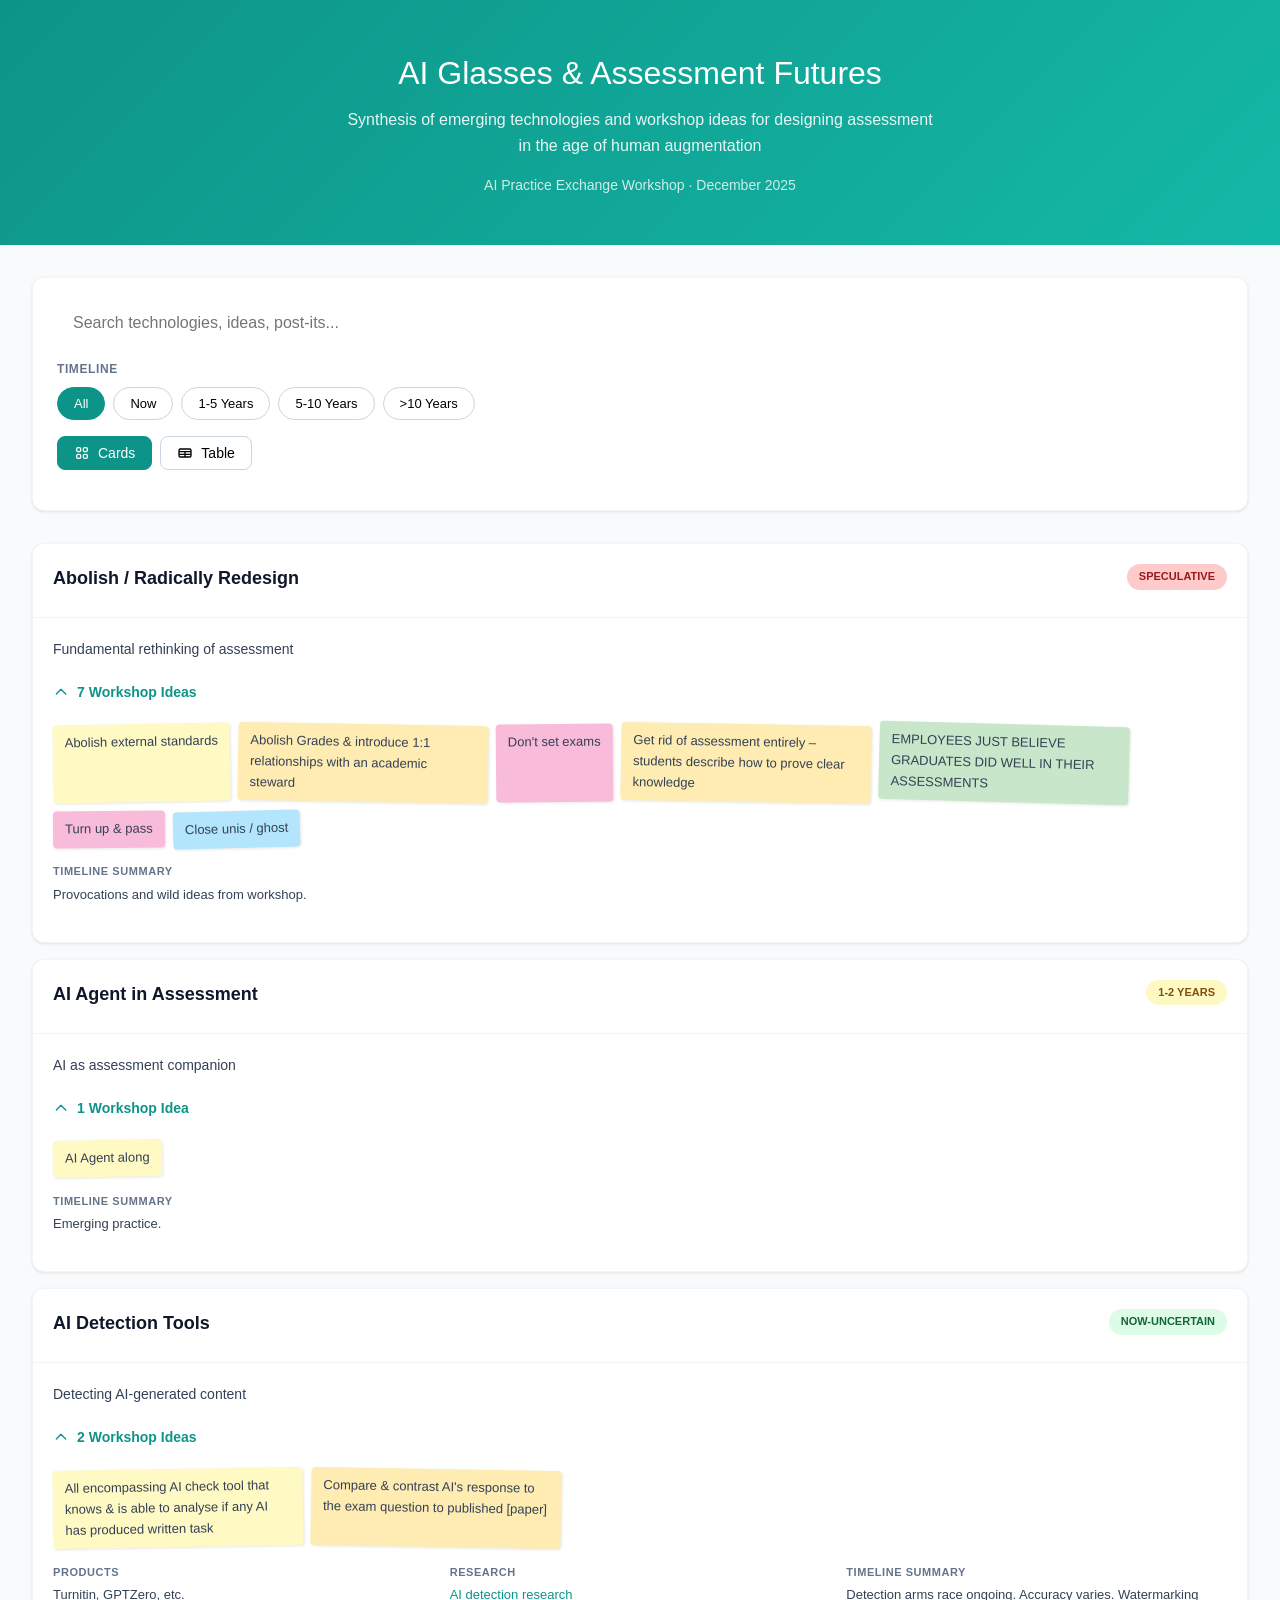
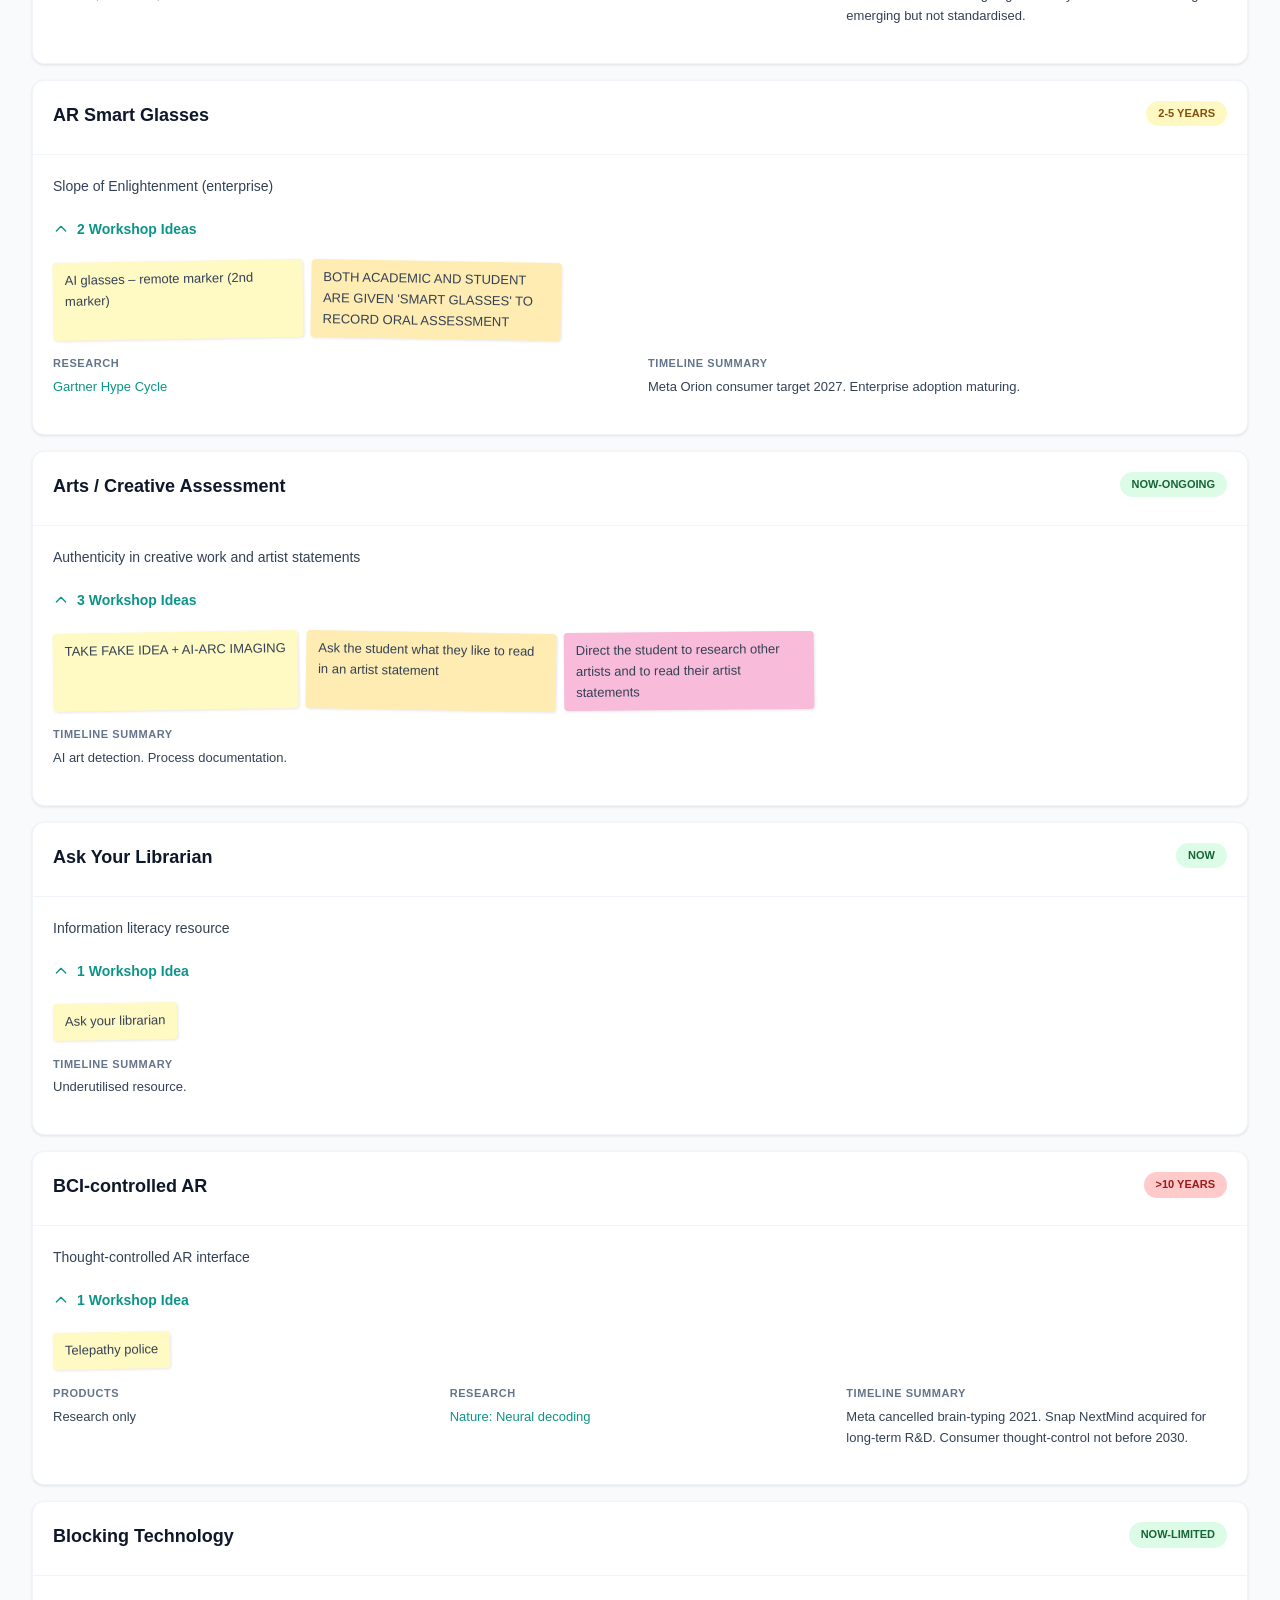
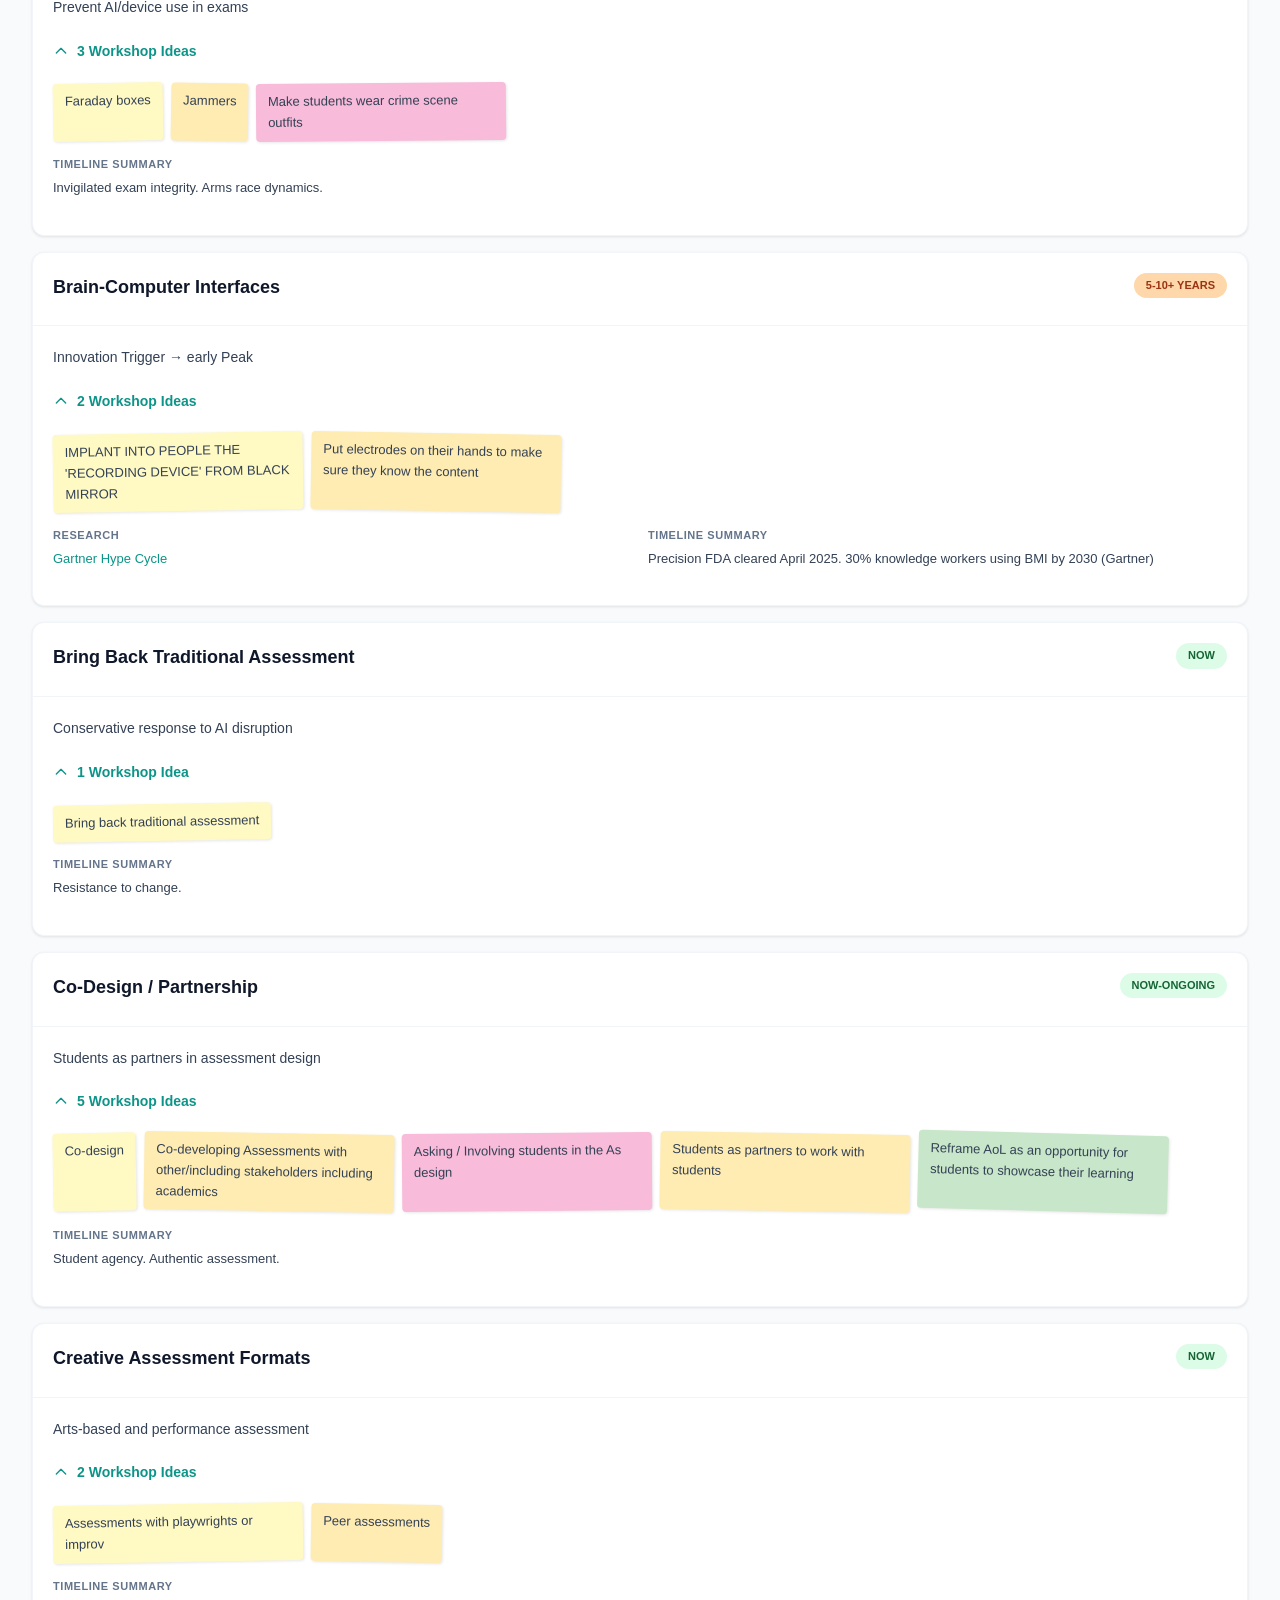
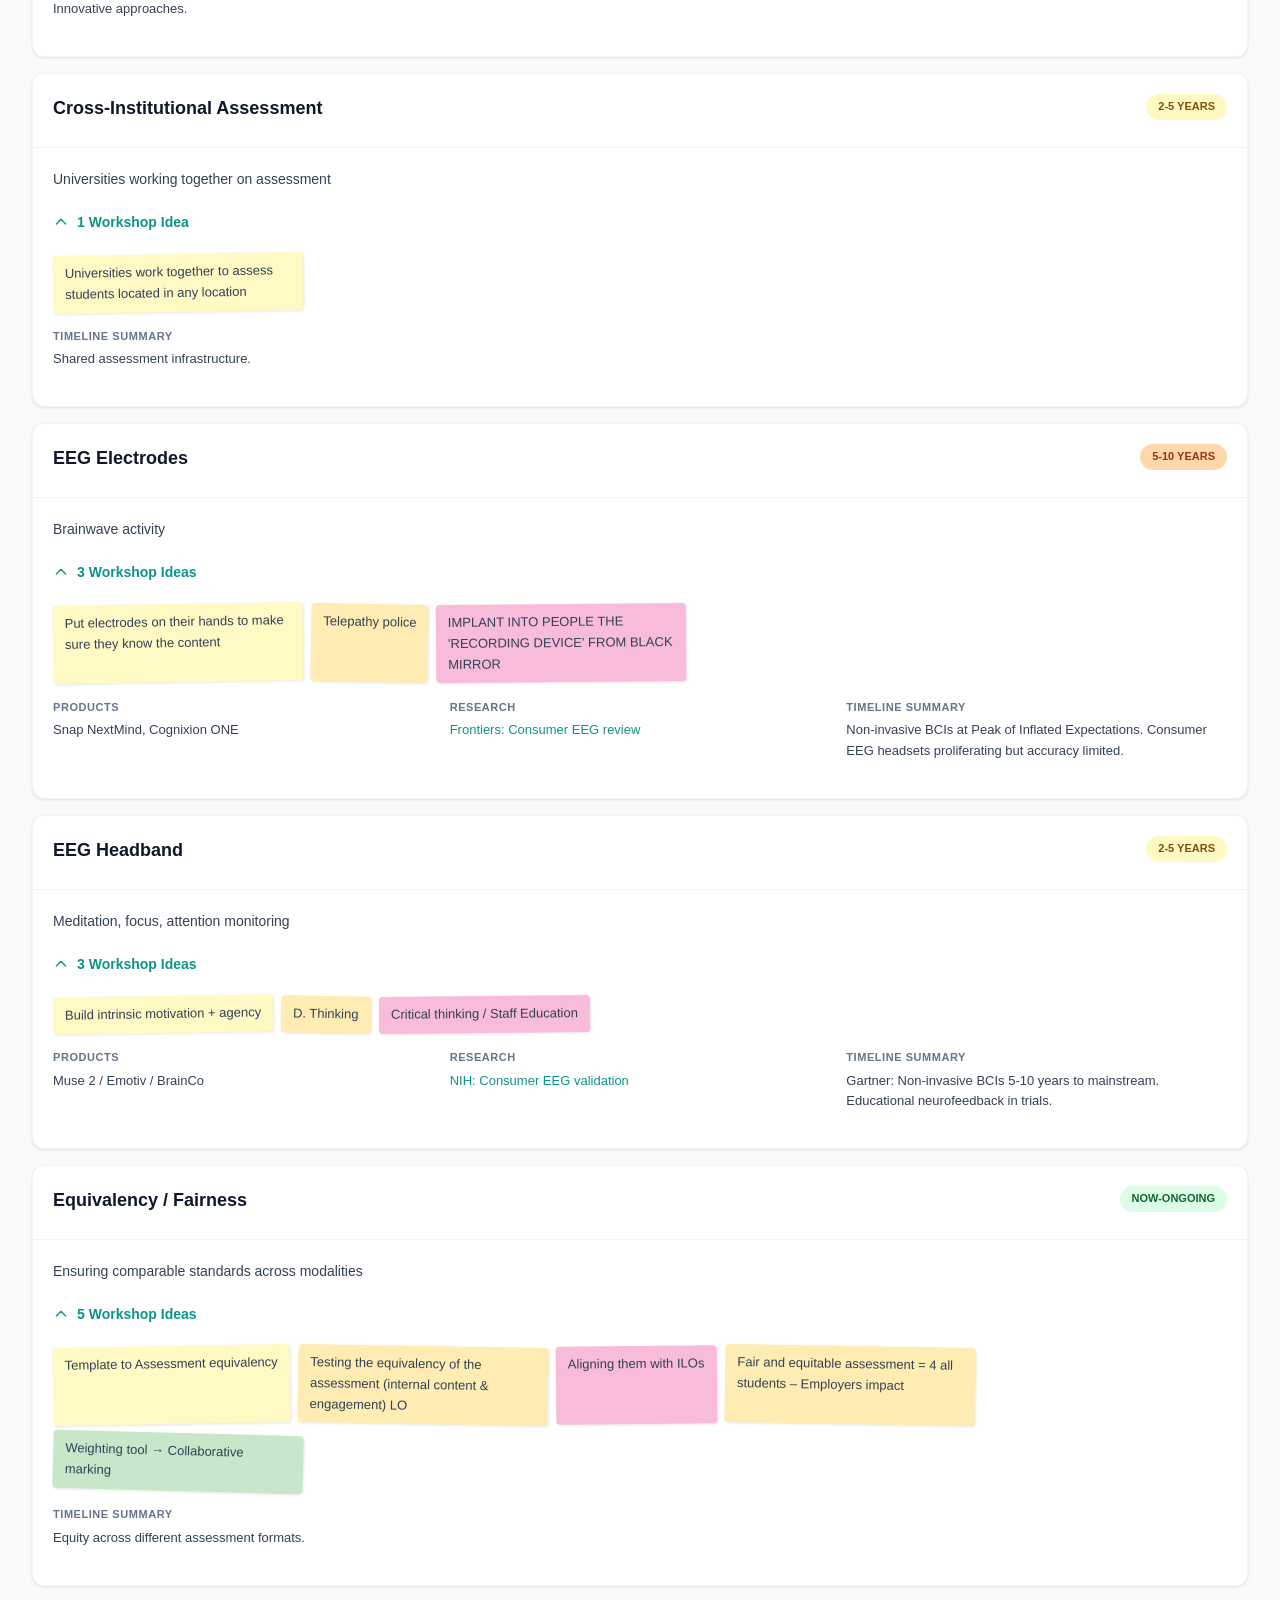
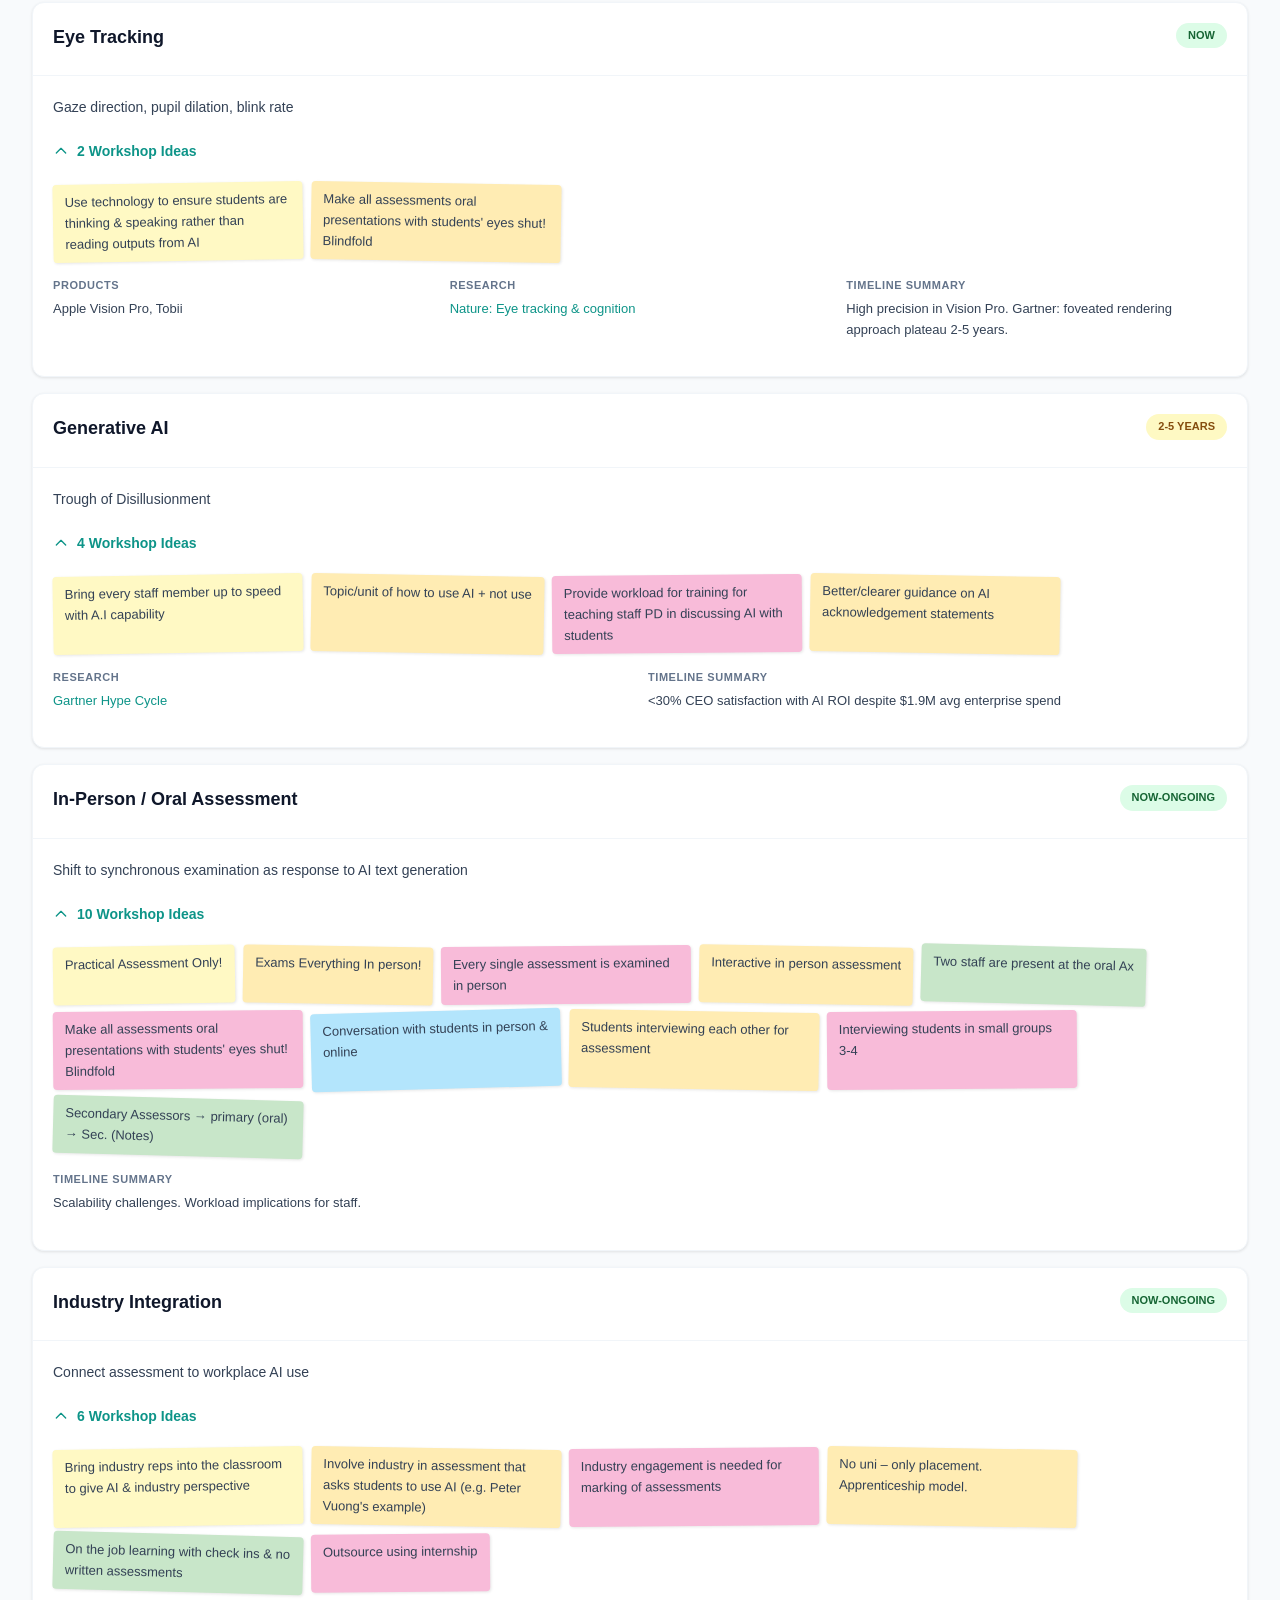
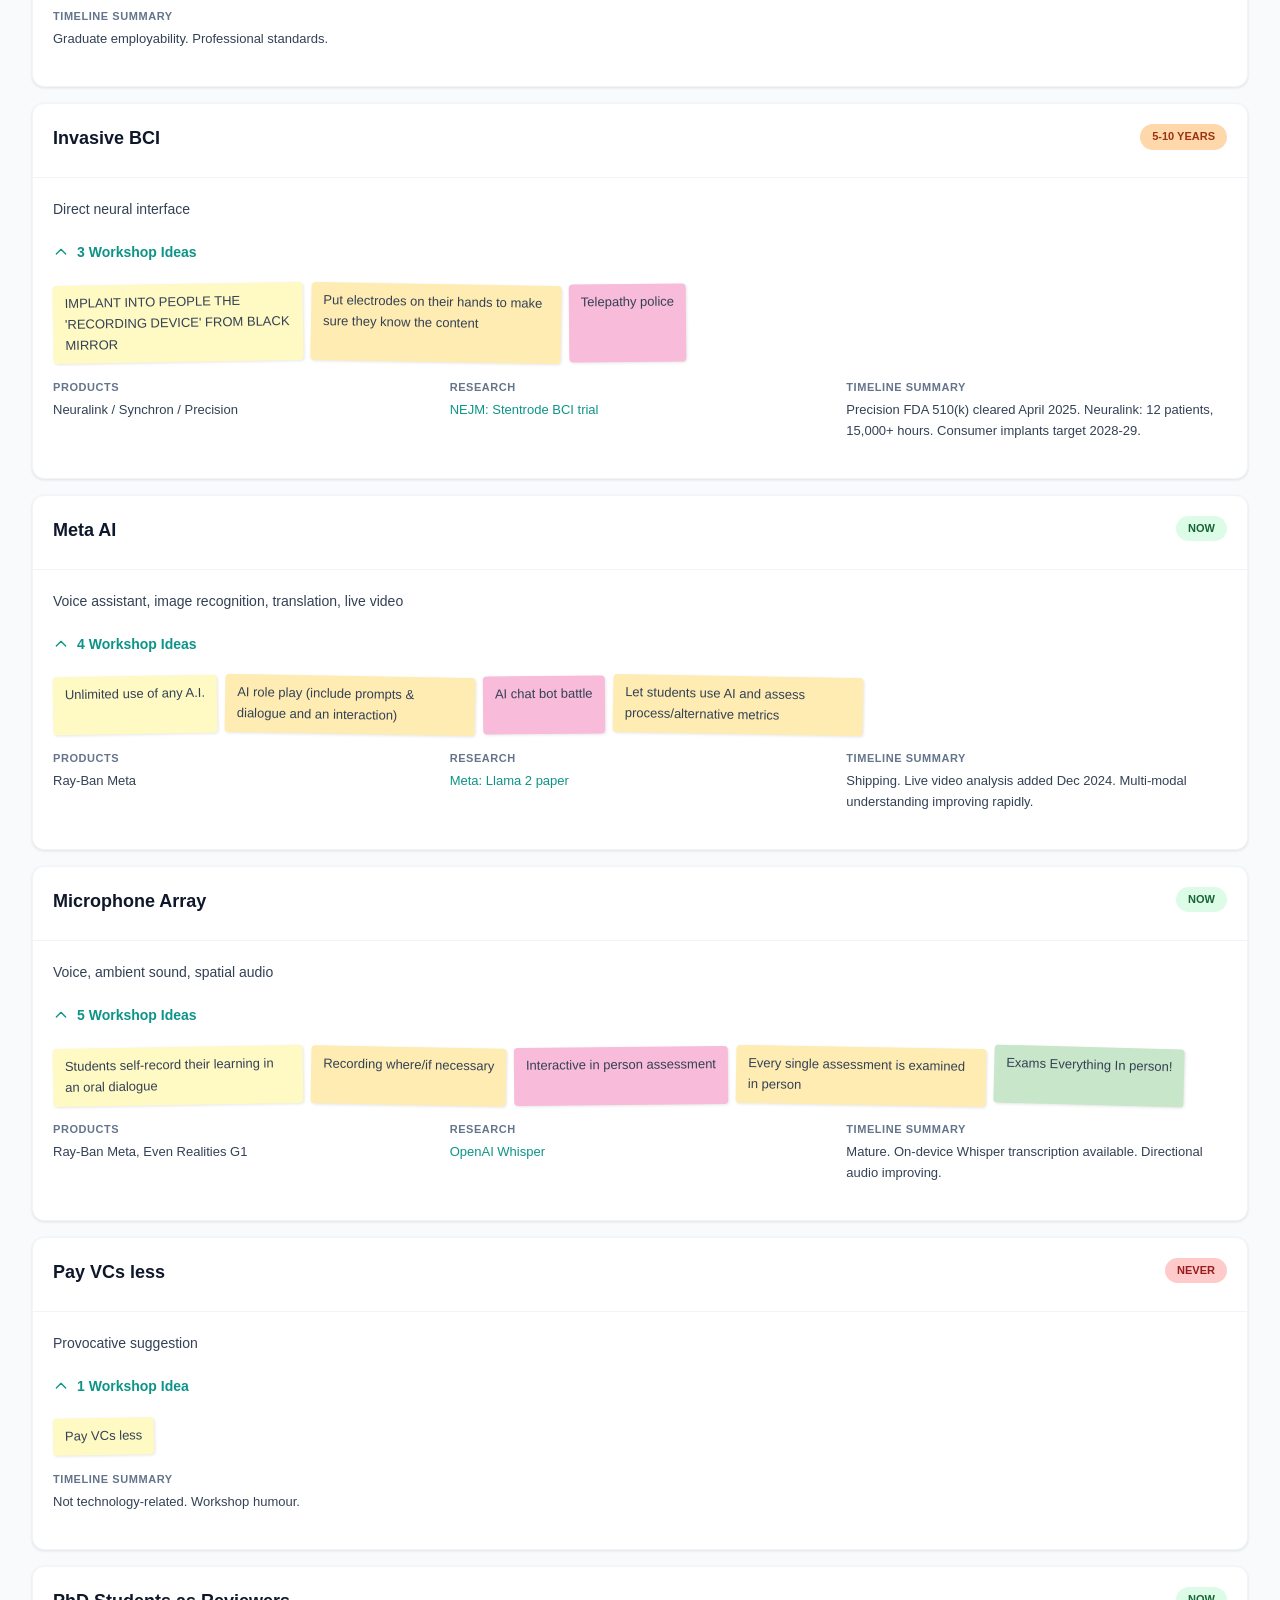
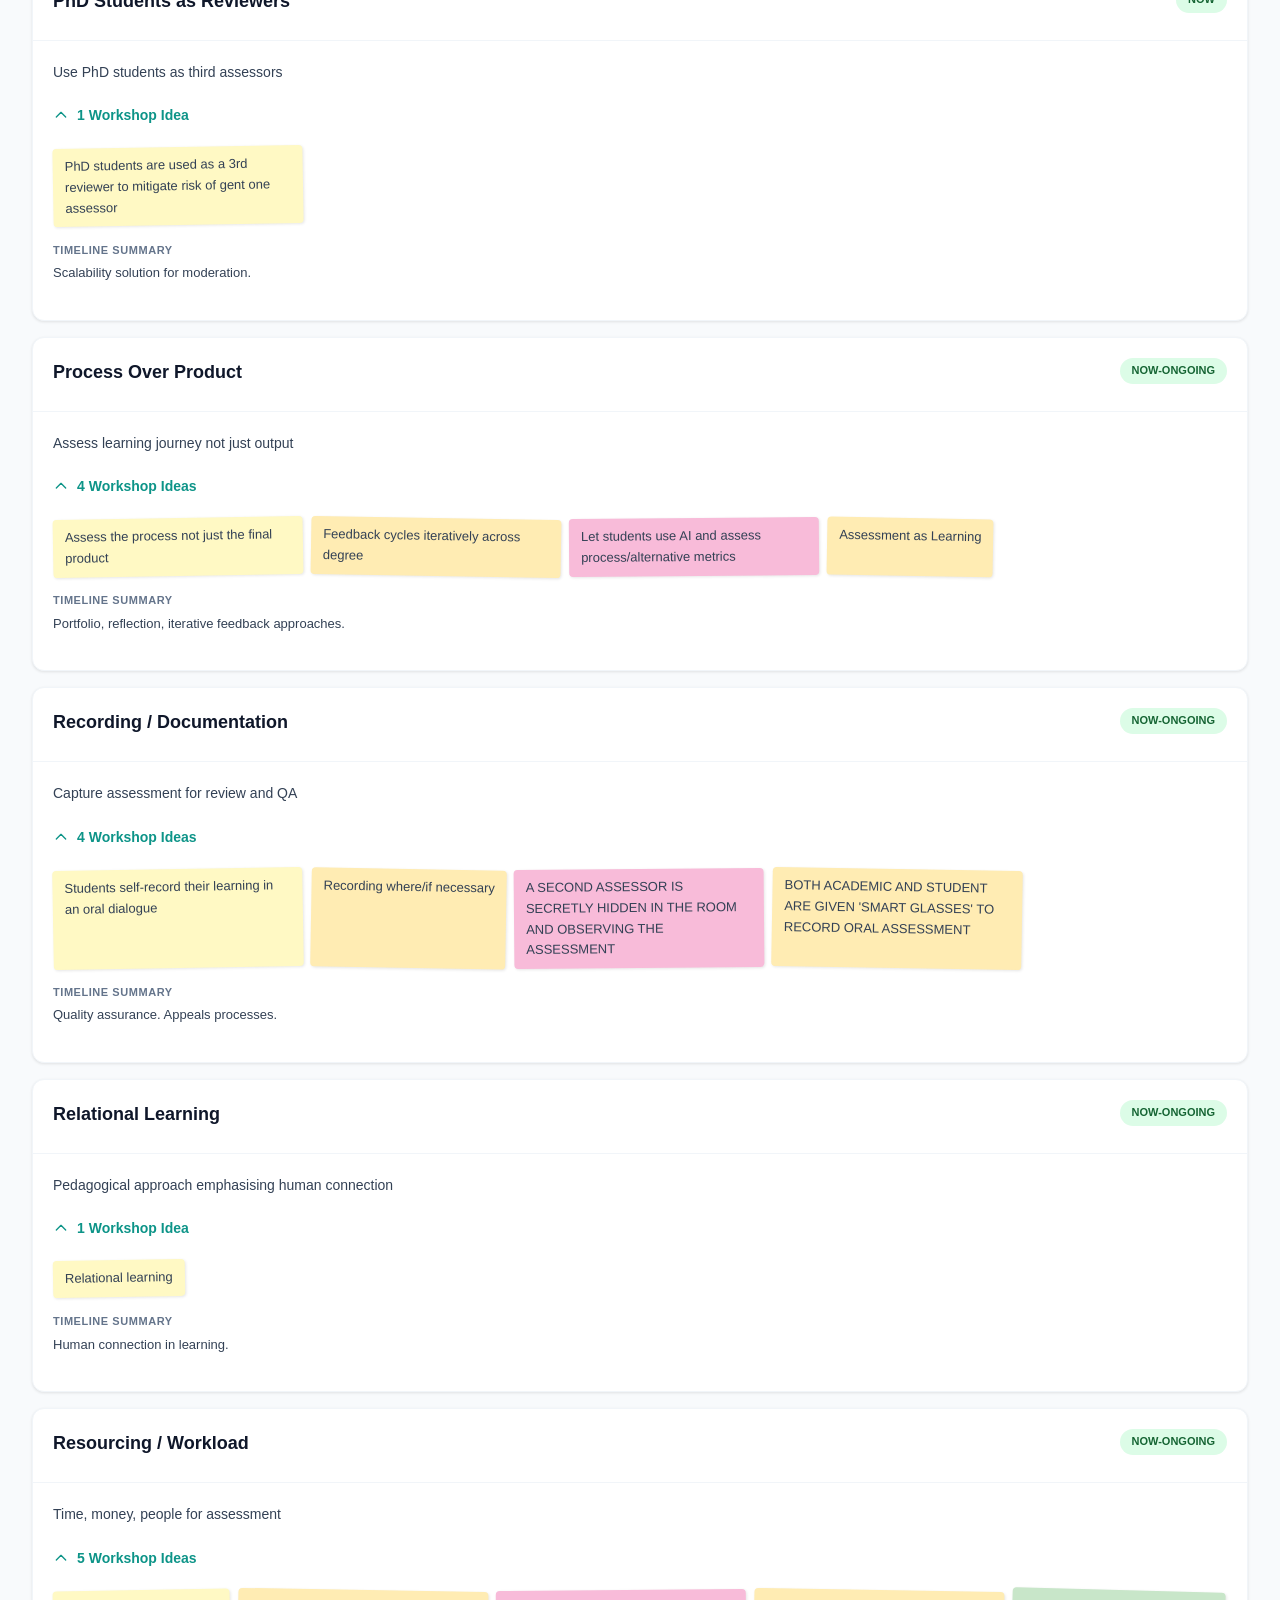
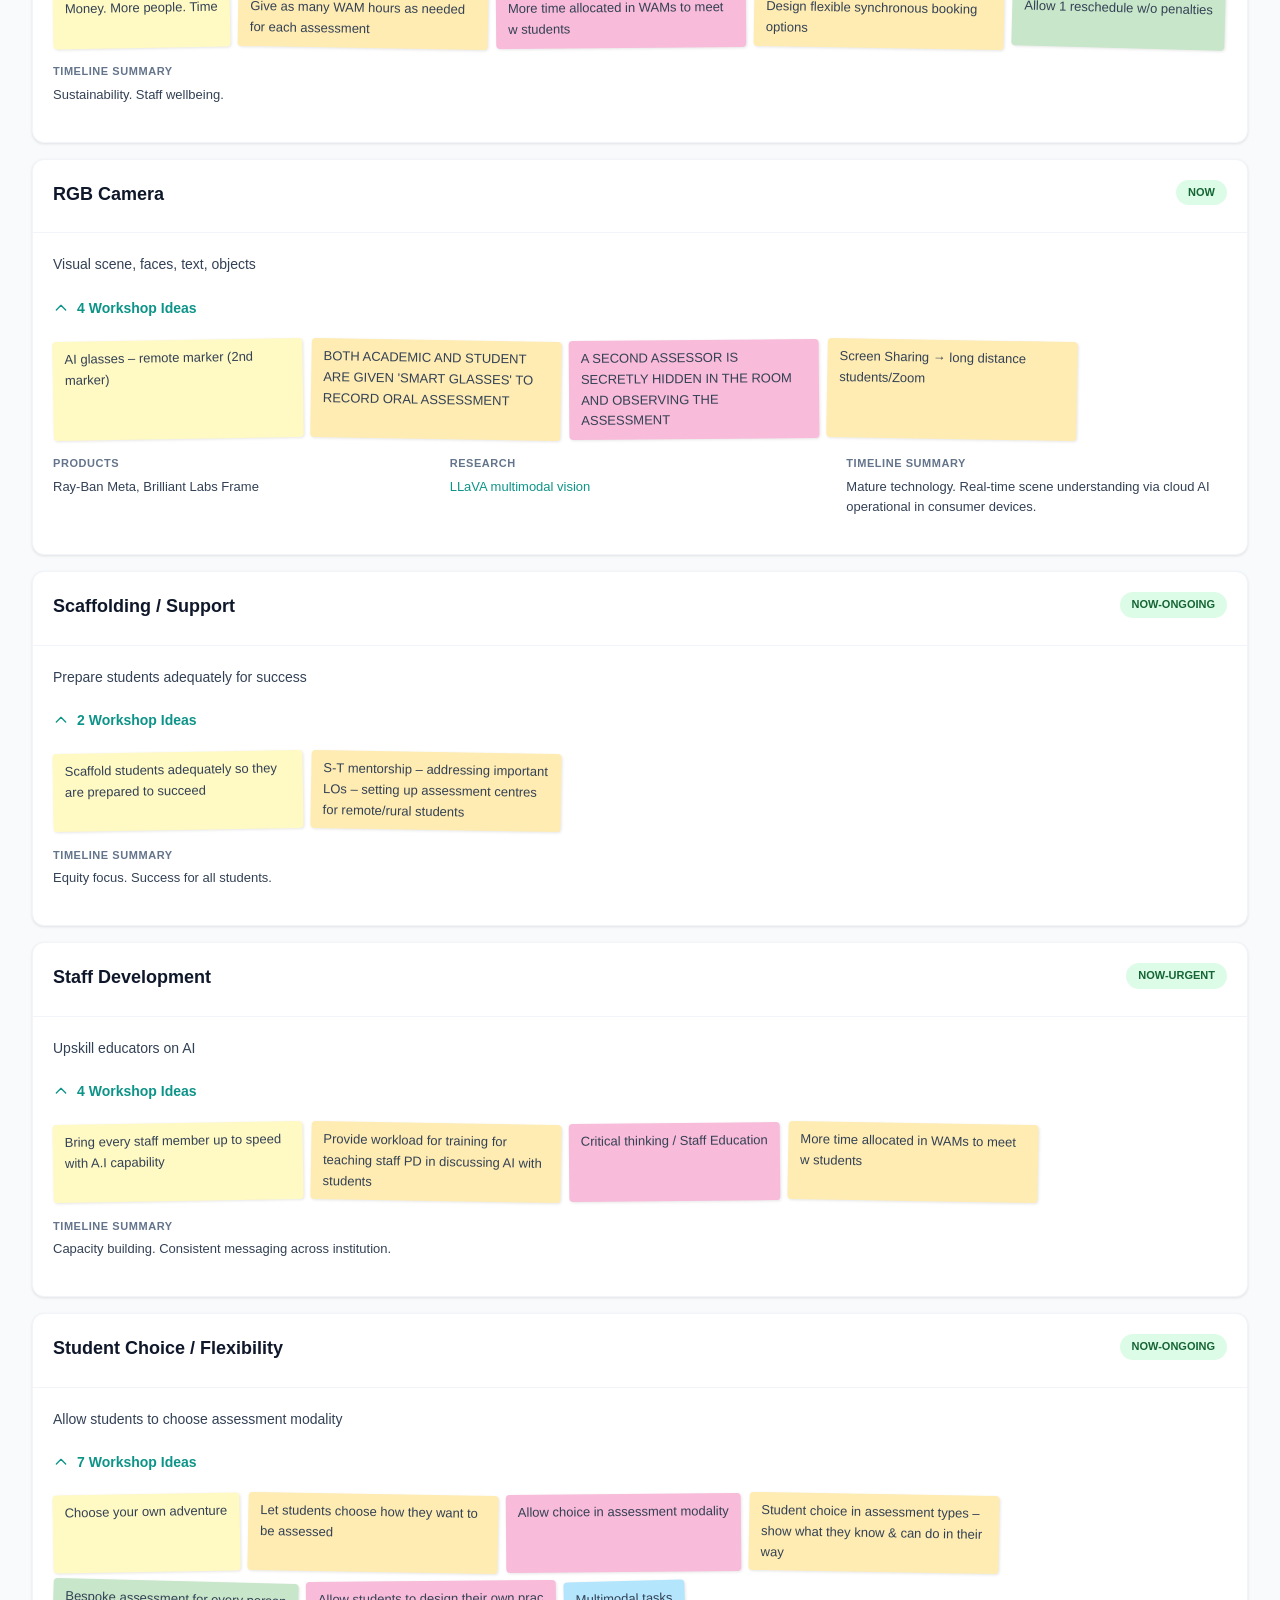
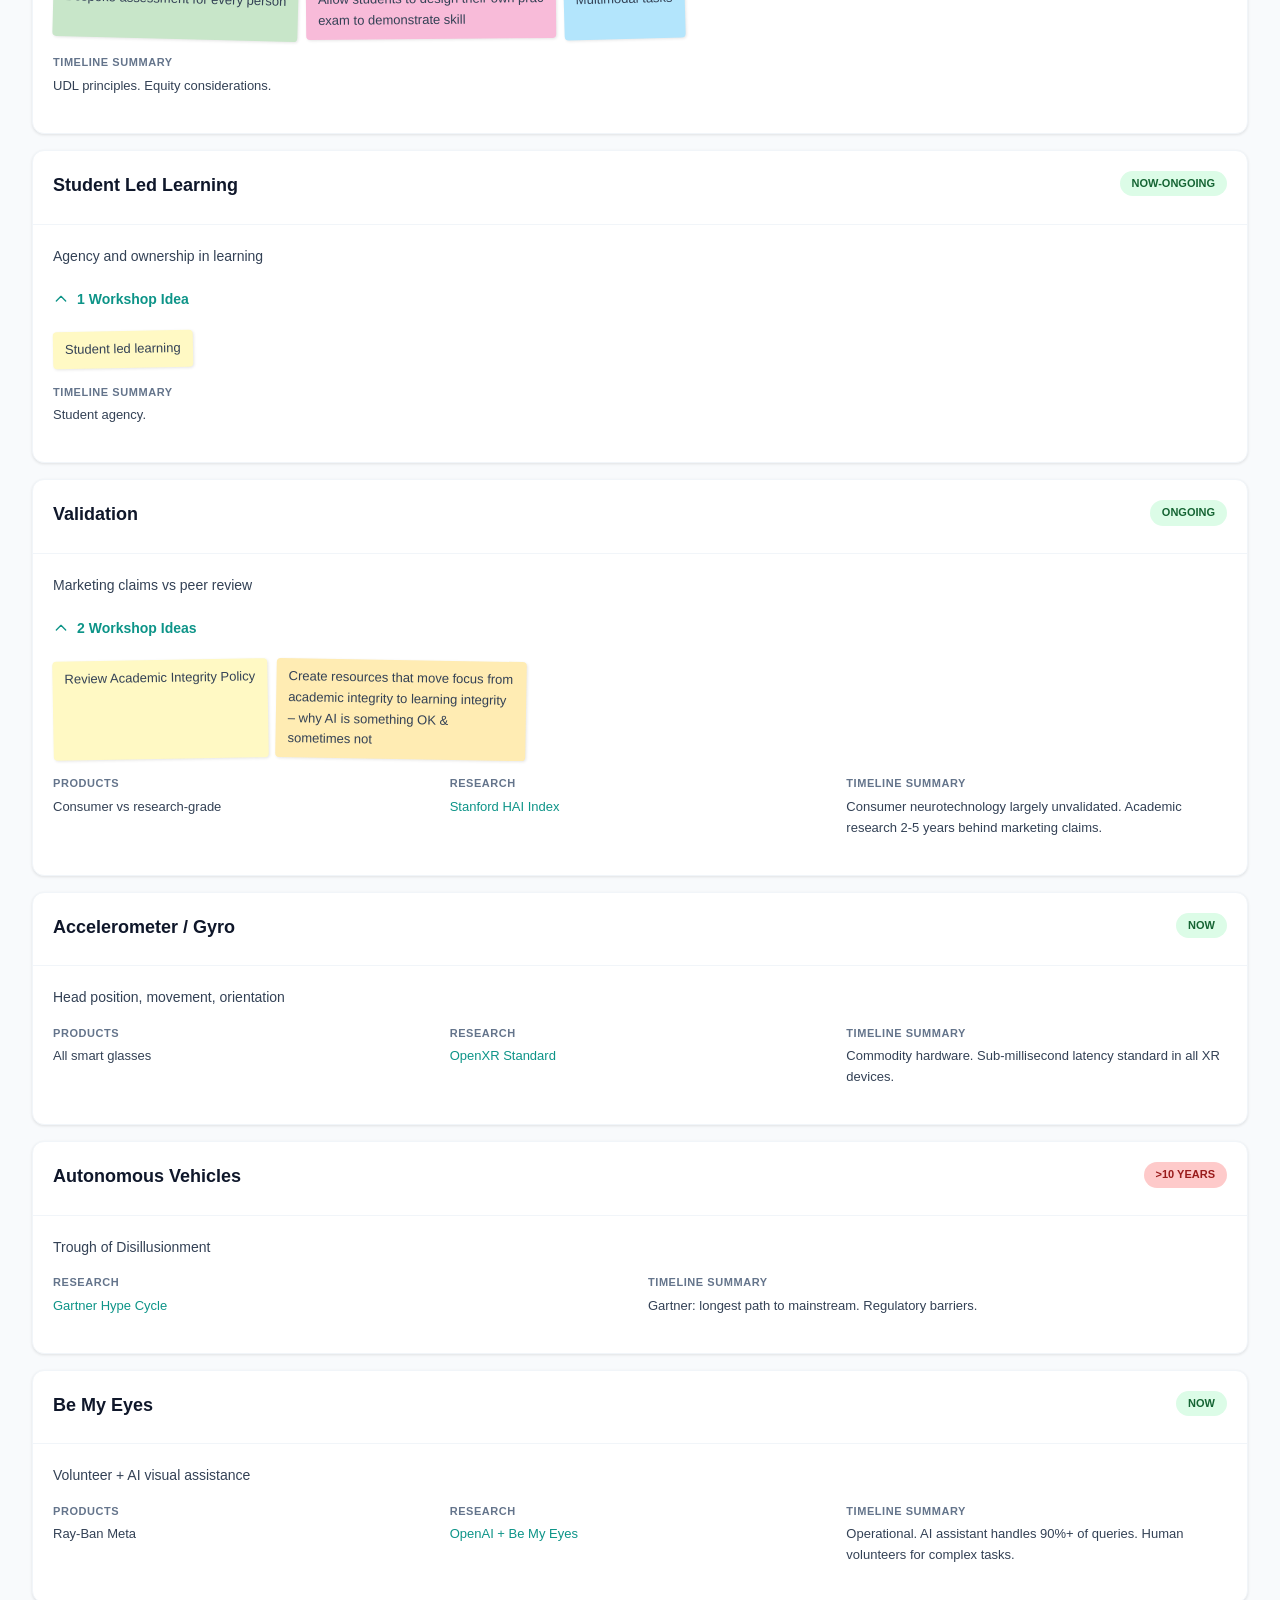
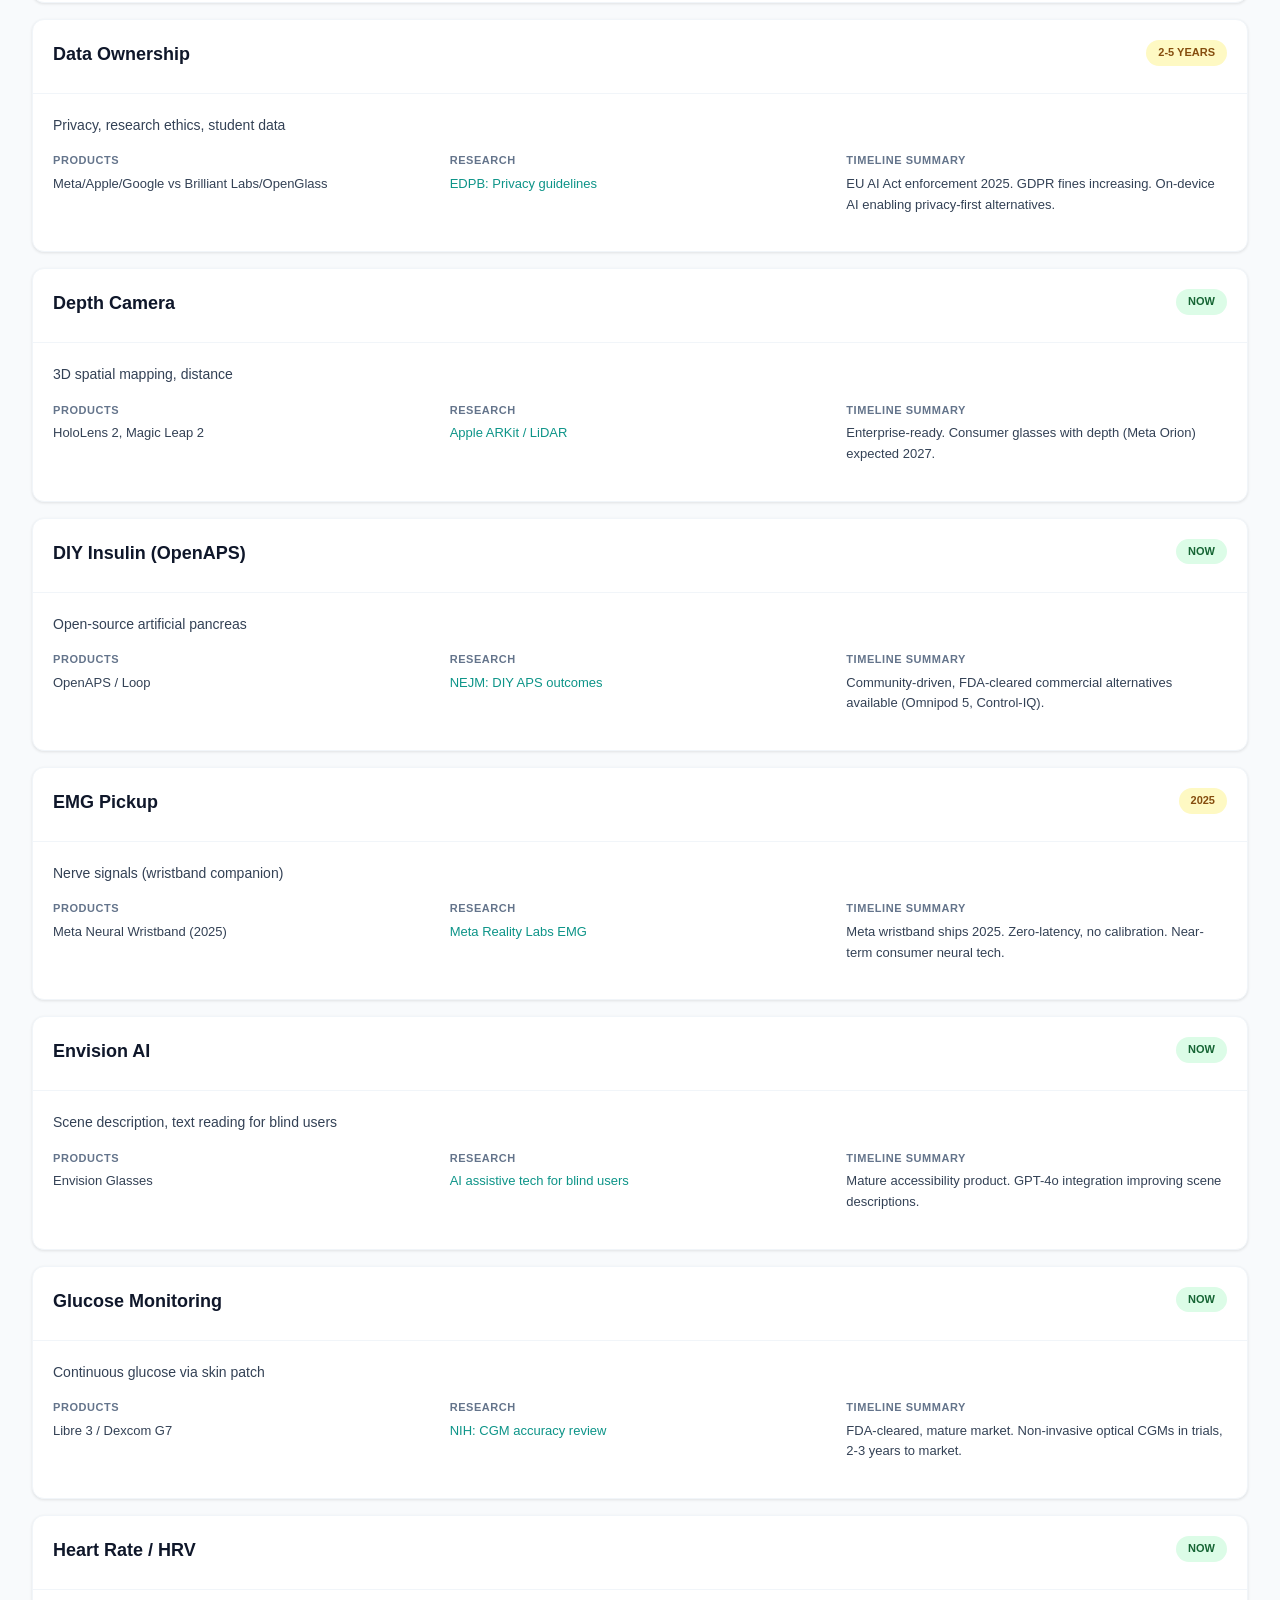
<file: smartness/smartness.html>
<!DOCTYPE html>
<html lang="en">
<head>
  <meta charset="UTF-8">
  <meta name="viewport" content="width=device-width, initial-scale=1.0">
  <title>AI Glasses & Assessment Futures | Workshop Synthesis</title>
  <style>
    :root {
      --teal-600: #0d9488;
      --teal-500: #14b8a6;
      --teal-100: #ccfbf1;
      --teal-50: #f0fdfa;
      --slate-900: #0f172a;
      --slate-700: #334155;
      --slate-500: #64748b;
      --slate-300: #cbd5e1;
      --slate-100: #f1f5f9;
      --slate-50: #f8fafc;
      --green-100: #dcfce7;
      --green-700: #166534;
      --yellow-100: #fef9c3;
      --yellow-700: #854d0e;
      --orange-100: #fed7aa;
      --orange-700: #9a3412;
      --red-100: #fecaca;
      --red-700: #991b1b;
      --gray-100: #e5e7eb;
      --gray-600: #6b7280;
    }

    * {
      box-sizing: border-box;
      margin: 0;
      padding: 0;
    }

    body {
      font-family: -apple-system, BlinkMacSystemFont, "Segoe UI", Roboto, "Helvetica Neue", Arial, sans-serif;
      background: var(--slate-50);
      color: var(--slate-700);
      line-height: 1.6;
    }

    /* Header */
    header {
      background: linear-gradient(135deg, var(--teal-600) 0%, var(--teal-500) 100%);
      color: white;
      padding: 3rem 2rem;
      text-align: center;
    }

    header h1 {
      font-weight: 300;
      font-size: 2rem;
      margin-bottom: 0.5rem;
    }

    header p {
      opacity: 0.9;
      font-size: 1rem;
      max-width: 600px;
      margin: 0 auto;
    }

    .subtitle {
      font-size: 0.875rem;
      opacity: 0.8;
      margin-top: 1rem;
    }

    /* Main Container */
    main {
      max-width: 1400px;
      margin: 0 auto;
      padding: 2rem;
    }

    /* Controls */
    .controls {
      background: white;
      border-radius: 12px;
      padding: 1.5rem;
      margin-bottom: 2rem;
      box-shadow: 0 1px 3px rgba(0,0,0,0.1);
      border: 1px solid var(--slate-100);
    }

    .search-box {
      width: 100%;
      padding: 0.75rem 1rem;
      border: 2px solid var(--slate-200);
      border-radius: 8px;
      font-size: 1rem;
      margin-bottom: 1rem;
      transition: border-color 0.2s;
    }

    .search-box:focus {
      outline: none;
      border-color: var(--teal-500);
    }

    .filter-section {
      margin-bottom: 1rem;
    }

    .filter-label {
      font-size: 0.75rem;
      font-weight: 600;
      color: var(--slate-500);
      text-transform: uppercase;
      letter-spacing: 0.05em;
      margin-bottom: 0.5rem;
      display: block;
    }

    .filter-buttons {
      display: flex;
      flex-wrap: wrap;
      gap: 0.5rem;
    }

    .filter-btn {
      padding: 0.5rem 1rem;
      border: 1px solid var(--slate-300);
      background: white;
      border-radius: 20px;
      font-size: 0.8125rem;
      cursor: pointer;
      transition: all 0.2s;
    }

    .filter-btn:hover {
      background: var(--slate-100);
    }

    .filter-btn.active {
      background: var(--teal-600);
      color: white;
      border-color: var(--teal-600);
    }

    /* Cards Grid */
    .cards-grid {
      display: grid;
      gap: 1rem;
    }

    .card {
      background: white;
      border-radius: 12px;
      box-shadow: 0 1px 3px rgba(0,0,0,0.1);
      border: 1px solid var(--slate-100);
      overflow: hidden;
      transition: transform 0.2s, box-shadow 0.2s;
    }

    .card:hover {
      transform: translateY(-2px);
      box-shadow: 0 4px 12px rgba(0,0,0,0.1);
    }

    .card-header {
      padding: 1.25rem;
      border-bottom: 1px solid var(--slate-100);
      display: flex;
      justify-content: space-between;
      align-items: flex-start;
      gap: 1rem;
    }

    .card-title {
      font-size: 1.125rem;
      font-weight: 600;
      color: var(--slate-900);
      margin-bottom: 0.25rem;
    }

    .card-category {
      display: inline-block;
      padding: 0.25rem 0.75rem;
      border-radius: 20px;
      font-size: 0.6875rem;
      font-weight: 600;
      text-transform: uppercase;
      letter-spacing: 0.05em;
    }

    .cat-sensor { background: #dbeafe; color: #1e40af; }
    .cat-biohack { background: #f3e8ff; color: #7c3aed; }
    .cat-software { background: #fce7f3; color: #be185d; }
    .cat-consideration { background: #fef3c7; color: #b45309; }
    .cat-gartner { background: #d1fae5; color: #065f46; }
    .cat-assessment { background: #ffe4e6; color: #be123c; }
    .cat-unmatched { background: var(--gray-100); color: var(--gray-600); }

    .timeline-badge {
      display: inline-block;
      padding: 0.25rem 0.75rem;
      border-radius: 20px;
      font-size: 0.6875rem;
      font-weight: 700;
      white-space: nowrap;
    }

    .timeline-now { background: var(--green-100); color: var(--green-700); }
    .timeline-soon { background: var(--yellow-100); color: var(--yellow-700); }
    .timeline-mid { background: var(--orange-100); color: var(--orange-700); }
    .timeline-far { background: var(--red-100); color: var(--red-700); }
    .timeline-other { background: var(--gray-100); color: var(--gray-600); }

    .card-body {
      padding: 1.25rem;
    }

    .card-description {
      color: var(--slate-600);
      font-size: 0.875rem;
      margin-bottom: 1rem;
    }

    .card-meta {
      display: grid;
      grid-template-columns: repeat(auto-fit, minmax(200px, 1fr));
      gap: 1rem;
      font-size: 0.8125rem;
      margin-bottom: 1rem;
    }

    .meta-item {
      display: flex;
      flex-direction: column;
    }

    .meta-label {
      font-size: 0.6875rem;
      font-weight: 600;
      color: var(--slate-500);
      text-transform: uppercase;
      letter-spacing: 0.05em;
      margin-bottom: 0.25rem;
    }

    .meta-value {
      color: var(--slate-700);
    }

    .meta-value a {
      color: var(--teal-600);
      text-decoration: none;
    }

    .meta-value a:hover {
      text-decoration: underline;
    }

    /* Post-its Section */
    .postits-section {
      margin-top: 1rem;
      padding-top: 1rem;
      border-top: 1px solid var(--slate-100);
    }

    .postits-toggle {
      display: flex;
      align-items: center;
      gap: 0.5rem;
      background: none;
      border: none;
      color: var(--teal-600);
      font-size: 0.875rem;
      font-weight: 600;
      cursor: pointer;
      padding: 0.5rem 0;
    }

    .postits-toggle:hover {
      color: var(--teal-500);
    }

    .postits-toggle svg {
      transition: transform 0.2s;
    }

    .postits-toggle.open svg {
      transform: rotate(180deg);
    }

    .postits-container {
      display: none;
      margin-top: 1rem;
    }

    .postits-container.open {
      display: block;
    }

    .postits-grid {
      display: flex;
      flex-wrap: wrap;
      gap: 0.5rem;
    }

    .postit {
      background: #fff9c4;
      padding: 0.5rem 0.75rem;
      border-radius: 4px;
      font-size: 0.8125rem;
      box-shadow: 1px 1px 3px rgba(0,0,0,0.1);
      transform: rotate(-1deg);
      transition: transform 0.2s;
      max-width: 250px;
    }

    .postit:nth-child(even) {
      transform: rotate(1deg);
      background: #ffecb3;
    }

    .postit:nth-child(3n) {
      background: #f8bbd9;
      transform: rotate(-0.5deg);
    }

    .postit:nth-child(5n) {
      background: #c8e6c9;
      transform: rotate(1.5deg);
    }

    .postit:nth-child(7n) {
      background: #b3e5fc;
      transform: rotate(-1.5deg);
    }

    .postit:hover {
      transform: rotate(0deg) scale(1.05);
      z-index: 10;
    }

    /* No Results */
    .no-results {
      text-align: center;
      padding: 4rem 2rem;
      color: var(--slate-500);
    }

    .no-results svg {
      width: 64px;
      height: 64px;
      margin-bottom: 1rem;
      opacity: 0.5;
    }

    /* Footer */
    footer {
      text-align: center;
      padding: 3rem 2rem;
      color: var(--slate-500);
      font-size: 0.875rem;
    }

    footer a {
      color: var(--teal-600);
      text-decoration: none;
    }

    footer a:hover {
      text-decoration: underline;
    }

    /* Responsive */
    @media (max-width: 768px) {
      header h1 {
        font-size: 1.5rem;
      }

      .stats-bar {
        grid-template-columns: repeat(2, 1fr);
      }

      .card-header {
        flex-direction: column;
      }

      .card-meta {
        grid-template-columns: 1fr;
      }
    }

    /* View Toggle */
    .view-toggle {
      display: flex;
      gap: 0.5rem;
      margin-bottom: 1rem;
    }

    .view-btn {
      padding: 0.5rem 1rem;
      border: 1px solid var(--slate-300);
      background: white;
      border-radius: 8px;
      cursor: pointer;
      display: flex;
      align-items: center;
      gap: 0.5rem;
      font-size: 0.875rem;
    }

    .view-btn.active {
      background: var(--teal-600);
      color: white;
      border-color: var(--teal-600);
    }

    .view-btn svg {
      width: 16px;
      height: 16px;
    }

    /* Table View */
    .table-view {
      display: none;
      overflow-x: auto;
    }

    .table-view.active {
      display: block;
    }

    .cards-grid.active {
      display: grid;
    }

    .cards-grid:not(.active) {
      display: none;
    }

    .data-table {
      width: 100%;
      border-collapse: collapse;
      font-size: 0.8125rem;
      background: white;
      border-radius: 12px;
      overflow: hidden;
      box-shadow: 0 1px 3px rgba(0,0,0,0.1);
    }

    .data-table th {
      background: var(--slate-100);
      padding: 1rem;
      text-align: left;
      font-weight: 600;
      color: var(--slate-700);
      font-size: 0.75rem;
      text-transform: uppercase;
      letter-spacing: 0.05em;
      position: sticky;
      top: 0;
    }

    .data-table td {
      padding: 1rem;
      border-bottom: 1px solid var(--slate-100);
      vertical-align: top;
    }

    .data-table tr:hover {
      background: var(--slate-50);
    }

    .data-table a {
      color: var(--teal-600);
      text-decoration: none;
    }

    .data-table a:hover {
      text-decoration: underline;
    }
  </style>
</head>
<body>
  <header>
    <h1>AI Glasses & Assessment Futures</h1>
    <p>Synthesis of emerging technologies and workshop ideas for designing assessment in the age of human augmentation</p>
    <p class="subtitle">AI Practice Exchange Workshop · December 2025</p>
  </header>

  <main>
    <!-- Controls -->
    <div class="controls">
      <input type="text" class="search-box" id="search" placeholder="Search technologies, ideas, post-its...">
      
      <div class="filter-section">
        <span class="filter-label">Timeline</span>
        <div class="filter-buttons" id="timeline-filters">
          <button class="filter-btn active" data-filter="all">All</button>
          <button class="filter-btn" data-filter="now">Now</button>
          <button class="filter-btn" data-filter="soon">1-5 Years</button>
          <button class="filter-btn" data-filter="mid">5-10 Years</button>
          <button class="filter-btn" data-filter="far">>10 Years</button>
        </div>
      </div>

      <div class="view-toggle">
        <button class="view-btn active" id="view-cards">
          <svg fill="none" stroke="currentColor" viewBox="0 0 24 24"><path stroke-linecap="round" stroke-linejoin="round" stroke-width="2" d="M4 6a2 2 0 012-2h2a2 2 0 012 2v2a2 2 0 01-2 2H6a2 2 0 01-2-2V6zM14 6a2 2 0 012-2h2a2 2 0 012 2v2a2 2 0 01-2 2h-2a2 2 0 01-2-2V6zM4 16a2 2 0 012-2h2a2 2 0 012 2v2a2 2 0 01-2 2H6a2 2 0 01-2-2v-2zM14 16a2 2 0 012-2h2a2 2 0 012 2v2a2 2 0 01-2 2h-2a2 2 0 01-2-2v-2z"/></svg>
          Cards
        </button>
        <button class="view-btn" id="view-table">
          <svg fill="none" stroke="currentColor" viewBox="0 0 24 24"><path stroke-linecap="round" stroke-linejoin="round" stroke-width="2" d="M3 10h18M3 14h18m-9-4v8m-7 0h14a2 2 0 002-2V8a2 2 0 00-2-2H5a2 2 0 00-2 2v8a2 2 0 002 2z"/></svg>
          Table
        </button>
      </div>
    </div>

    <!-- Cards View -->
    <div class="cards-grid active" id="cards-container"></div>

    <!-- Table View -->
    <div class="table-view" id="table-container">
      <table class="data-table">
        <thead>
          <tr>
            <th>Item</th>
            <th>Category</th>
            <th>Description</th>
            <th>Timeline</th>
            <th>Research</th>
            <th>Related Ideas</th>
          </tr>
        </thead>
        <tbody id="table-body"></tbody>
      </table>
    </div>

    <!-- No Results -->
    <div class="no-results" id="no-results" style="display: none;">
      <svg fill="none" stroke="currentColor" viewBox="0 0 24 24"><path stroke-linecap="round" stroke-linejoin="round" stroke-width="2" d="M9.172 16.172a4 4 0 015.656 0M9 10h.01M15 10h.01M21 12a9 9 0 11-18 0 9 9 0 0118 0z"/></svg>
      <p>No items match your filters</p>
    </div>
  </main>

  <footer>
    <p>Hardware is the sensor. Software is the cognition. Choose accordingly.</p>
    <p style="margin-top: 0.5rem;">
      <a href="https://github.com/BasedHardware/OpenGlass">OpenGlass</a> · 
      <a href="https://brilliant.xyz/">Brilliant Labs</a> · 
      <a href="https://www.gartner.com/en/articles/hype-cycle-for-emerging-technologies">Gartner Hype Cycle</a>
    </p>
    <p style="margin-top: 1rem; opacity: 0.7;">Workshop synthesis generated December 2025</p>
  </footer>

  <script>
    // Data
    const data = [
      {
        category: "sensor",
        item: "RGB Camera",
        description: "Visual scene, faces, text, objects",
        products: "Ray-Ban Meta, Brilliant Labs Frame",
        researchLink: "https://arxiv.org/abs/2304.08485",
        researchLabel: "LLaVA multimodal vision",
        timeline: "now",
        timelineLabel: "NOW",
        timelineSummary: "Mature technology. Real-time scene understanding via cloud AI operational in consumer devices.",
        postits: ["AI glasses – remote marker (2nd marker)", "BOTH ACADEMIC AND STUDENT ARE GIVEN 'SMART GLASSES' TO RECORD ORAL ASSESSMENT", "A SECOND ASSESSOR IS SECRETLY HIDDEN IN THE ROOM AND OBSERVING THE ASSESSMENT", "Screen Sharing → long distance students/Zoom"]
      },
      {
        category: "sensor",
        item: "Depth Camera",
        description: "3D spatial mapping, distance",
        products: "HoloLens 2, Magic Leap 2",
        researchLink: "https://developer.apple.com/augmented-reality/",
        researchLabel: "Apple ARKit / LiDAR",
        timeline: "now",
        timelineLabel: "NOW",
        timelineSummary: "Enterprise-ready. Consumer glasses with depth (Meta Orion) expected 2027.",
        postits: []
      },
      {
        category: "sensor",
        item: "Eye Tracking",
        description: "Gaze direction, pupil dilation, blink rate",
        products: "Apple Vision Pro, Tobii",
        researchLink: "https://www.nature.com/articles/s41598-024-51766-1",
        researchLabel: "Nature: Eye tracking & cognition",
        timeline: "now",
        timelineLabel: "NOW",
        timelineSummary: "High precision in Vision Pro. Gartner: foveated rendering approach plateau 2-5 years.",
        postits: ["Use technology to ensure students are thinking & speaking rather than reading outputs from AI", "Make all assessments oral presentations with students' eyes shut! Blindfold"]
      },
      {
        category: "sensor",
        item: "Microphone Array",
        description: "Voice, ambient sound, spatial audio",
        products: "Ray-Ban Meta, Even Realities G1",
        researchLink: "https://openai.com/research/whisper",
        researchLabel: "OpenAI Whisper",
        timeline: "now",
        timelineLabel: "NOW",
        timelineSummary: "Mature. On-device Whisper transcription available. Directional audio improving.",
        postits: ["Students self-record their learning in an oral dialogue", "Recording where/if necessary", "Interactive in person assessment", "Every single assessment is examined in person", "Exams Everything In person!"]
      },
      {
        category: "sensor",
        item: "Accelerometer / Gyro",
        description: "Head position, movement, orientation",
        products: "All smart glasses",
        researchLink: "https://www.khronos.org/openxr/",
        researchLabel: "OpenXR Standard",
        timeline: "now",
        timelineLabel: "NOW",
        timelineSummary: "Commodity hardware. Sub-millisecond latency standard in all XR devices.",
        postits: []
      },
      {
        category: "sensor",
        item: "EEG Electrodes",
        description: "Brainwave activity",
        products: "Snap NextMind, Cognixion ONE",
        researchLink: "https://www.frontiersin.org/journals/neuroscience/articles/10.3389/fnins.2024.1362735",
        researchLabel: "Frontiers: Consumer EEG review",
        timeline: "mid",
        timelineLabel: "5-10 YEARS",
        timelineSummary: "Non-invasive BCIs at Peak of Inflated Expectations. Consumer EEG headsets proliferating but accuracy limited.",
        postits: ["Put electrodes on their hands to make sure they know the content", "Telepathy police", "IMPLANT INTO PEOPLE THE 'RECORDING DEVICE' FROM BLACK MIRROR"]
      },
      {
        category: "sensor",
        item: "EMG Pickup",
        description: "Nerve signals (wristband companion)",
        products: "Meta Neural Wristband (2025)",
        researchLink: "https://tech.facebook.com/reality-labs/2021/3/inside-facebook-reality-labs-wrist-based-interaction-for-the-next-computing-platform/",
        researchLabel: "Meta Reality Labs EMG",
        timeline: "soon",
        timelineLabel: "2025",
        timelineSummary: "Meta wristband ships 2025. Zero-latency, no calibration. Near-term consumer neural tech.",
        postits: []
      },
      {
        category: "biohack",
        item: "Glucose Monitoring",
        description: "Continuous glucose via skin patch",
        products: "Libre 3 / Dexcom G7",
        researchLink: "https://www.ncbi.nlm.nih.gov/pmc/articles/PMC9142972/",
        researchLabel: "NIH: CGM accuracy review",
        timeline: "now",
        timelineLabel: "NOW",
        timelineSummary: "FDA-cleared, mature market. Non-invasive optical CGMs in trials, 2-3 years to market.",
        postits: []
      },
      {
        category: "biohack",
        item: "Heart Rate / HRV",
        description: "Sleep, HRV, strain, recovery",
        products: "Oura Ring / Whoop 4.0",
        researchLink: "https://www.ncbi.nlm.nih.gov/pmc/articles/PMC9498747/",
        researchLabel: "NIH: Wearable HRV validation",
        timeline: "now",
        timelineLabel: "NOW",
        timelineSummary: "Consumer-grade validated. Medical-grade wearables approaching FDA clearance.",
        postits: []
      },
      {
        category: "biohack",
        item: "EEG Headband",
        description: "Meditation, focus, attention monitoring",
        products: "Muse 2 / Emotiv / BrainCo",
        researchLink: "https://www.ncbi.nlm.nih.gov/pmc/articles/PMC8296055/",
        researchLabel: "NIH: Consumer EEG validation",
        timeline: "soon",
        timelineLabel: "2-5 YEARS",
        timelineSummary: "Gartner: Non-invasive BCIs 5-10 years to mainstream. Educational neurofeedback in trials.",
        postits: ["Build intrinsic motivation + agency", "D. Thinking", "Critical thinking / Staff Education"]
      },
      {
        category: "biohack",
        item: "DIY Insulin (OpenAPS)",
        description: "Open-source artificial pancreas",
        products: "OpenAPS / Loop",
        researchLink: "https://www.nejm.org/doi/full/10.1056/NEJMoa2022675",
        researchLabel: "NEJM: DIY APS outcomes",
        timeline: "now",
        timelineLabel: "NOW",
        timelineSummary: "Community-driven, FDA-cleared commercial alternatives available (Omnipod 5, Control-IQ).",
        postits: []
      },
      {
        category: "biohack",
        item: "Transcranial Stimulation",
        description: "tDCS for depression, motor learning",
        products: "Flow / Halo Sport",
        researchLink: "https://www.nature.com/articles/s41380-022-01644-x",
        researchLabel: "Nature: tDCS meta-analysis",
        timeline: "mid",
        timelineLabel: "5-10 YEARS",
        timelineSummary: "Flow CE-cleared for depression. Broader cognitive enhancement claims unvalidated. Regulation tightening.",
        postits: []
      },
      {
        category: "biohack",
        item: "Invasive BCI",
        description: "Direct neural interface",
        products: "Neuralink / Synchron / Precision",
        researchLink: "https://www.nejm.org/doi/full/10.1056/NEJMoa2310826",
        researchLabel: "NEJM: Stentrode BCI trial",
        timeline: "mid",
        timelineLabel: "5-10 YEARS",
        timelineSummary: "Precision FDA 510(k) cleared April 2025. Neuralink: 12 patients, 15,000+ hours. Consumer implants target 2028-29.",
        postits: ["IMPLANT INTO PEOPLE THE 'RECORDING DEVICE' FROM BLACK MIRROR", "Put electrodes on their hands to make sure they know the content", "Telepathy police"]
      },
      {
        category: "biohack",
        item: "Smart Contact Lens",
        description: "AR display in contact lens",
        products: "Mojo Vision (defunct) / XPANCEO",
        researchLink: "https://www.science.org/doi/10.1126/sciadv.adf3310",
        researchLabel: "Science: Smart lens review",
        timeline: "mid",
        timelineLabel: "5-10 YEARS",
        timelineSummary: "Mojo Vision cancelled 2023. XPANCEO targets 2026 prototype. Significant technical barriers remain.",
        postits: []
      },
      {
        category: "biohack",
        item: "Optogenetics",
        description: "Light-controlled gene therapy for vision",
        products: "GenSight / Nanoscope",
        researchLink: "https://www.nature.com/articles/s41591-021-01351-4",
        researchLabel: "Nature Medicine: First human optogenetic vision",
        timeline: "mid",
        timelineLabel: "2027-28",
        timelineSummary: "GenSight restored partial vision 2021. Nanoscope Phase 3 expected late 2025. FDA approval likely 2027-28.",
        postits: []
      },
      {
        category: "software",
        item: "Meta AI",
        description: "Voice assistant, image recognition, translation, live video",
        products: "Ray-Ban Meta",
        researchLink: "https://ai.meta.com/research/publications/llama-2-open-foundation-and-fine-tuned-chat-models/",
        researchLabel: "Meta: Llama 2 paper",
        timeline: "now",
        timelineLabel: "NOW",
        timelineSummary: "Shipping. Live video analysis added Dec 2024. Multi-modal understanding improving rapidly.",
        postits: ["Unlimited use of any A.I.", "AI role play (include prompts & dialogue and an interaction)", "AI chat bot battle", "Let students use AI and assess process/alternative metrics"]
      },
      {
        category: "software",
        item: "Envision AI",
        description: "Scene description, text reading for blind users",
        products: "Envision Glasses",
        researchLink: "https://www.sciencedirect.com/science/article/pii/S2211368123000384",
        researchLabel: "AI assistive tech for blind users",
        timeline: "now",
        timelineLabel: "NOW",
        timelineSummary: "Mature accessibility product. GPT-4o integration improving scene descriptions.",
        postits: []
      },
      {
        category: "software",
        item: "Be My Eyes",
        description: "Volunteer + AI visual assistance",
        products: "Ray-Ban Meta",
        researchLink: "https://openai.com/index/be-my-eyes/",
        researchLabel: "OpenAI + Be My Eyes",
        timeline: "now",
        timelineLabel: "NOW",
        timelineSummary: "Operational. AI assistant handles 90%+ of queries. Human volunteers for complex tasks.",
        postits: []
      },
      {
        category: "software",
        item: "Noa (Brilliant Labs)",
        description: "Open-source assistant, local LLMs",
        products: "Brilliant Labs Frame",
        researchLink: "https://github.com/brilliantlabsAR/frame-codebase",
        researchLabel: "Brilliant Labs GitHub",
        timeline: "now",
        timelineLabel: "NOW",
        timelineSummary: "Shipping. On-device Llama 3 possible. Privacy-preserving alternative to cloud AI.",
        postits: []
      },
      {
        category: "software",
        item: "OpenGlass",
        description: "Open-source memory assistant",
        products: "DIY / Frame",
        researchLink: "https://github.com/BasedHardware/OpenGlass",
        researchLabel: "OpenGlass GitHub",
        timeline: "now",
        timelineLabel: "NOW",
        timelineSummary: "Active development. ~$25 DIY build. Life-logging with local AI processing.",
        postits: []
      },
      {
        category: "software",
        item: "BCI-controlled AR",
        description: "Thought-controlled AR interface",
        products: "Research only",
        researchLink: "https://www.nature.com/articles/s41586-023-06377-x",
        researchLabel: "Nature: Neural decoding",
        timeline: "far",
        timelineLabel: ">10 YEARS",
        timelineSummary: "Meta cancelled brain-typing 2021. Snap NextMind acquired for long-term R&D. Consumer thought-control not before 2030.",
        postits: ["Telepathy police"]
      },
      {
        category: "software",
        item: "AI Detection Tools",
        description: "Detecting AI-generated content",
        products: "Turnitin, GPTZero, etc.",
        researchLink: "https://arxiv.org/abs/2303.11156",
        researchLabel: "AI detection research",
        timeline: "now",
        timelineLabel: "NOW-UNCERTAIN",
        timelineSummary: "Detection arms race ongoing. Accuracy varies. Watermarking emerging but not standardised.",
        postits: ["All encompassing AI check tool that knows & is able to analyse if any AI has produced written task", "Compare & contrast AI's response to the exam question to published [paper]"]
      },
      {
        category: "consideration",
        item: "Data Ownership",
        description: "Privacy, research ethics, student data",
        products: "Meta/Apple/Google vs Brilliant Labs/OpenGlass",
        researchLink: "https://edpb.europa.eu/our-work-tools/documents/public-consultations/2023/guidelines-22023-article-5-3-directive-20022e_en",
        researchLabel: "EDPB: Privacy guidelines",
        timeline: "soon",
        timelineLabel: "2-5 YEARS",
        timelineSummary: "EU AI Act enforcement 2025. GDPR fines increasing. On-device AI enabling privacy-first alternatives.",
        postits: []
      },
      {
        category: "consideration",
        item: "On-Device Processing",
        description: "Cloud vs local AI processing",
        products: "Latency, dependency, privacy tradeoffs",
        researchLink: "https://arxiv.org/abs/2311.07052",
        researchLabel: "On-device LLMs survey",
        timeline: "soon",
        timelineLabel: "1-2 YEARS",
        timelineSummary: "Llama 3 runs on mobile. Apple Intelligence local-first. Edge AI chips improving 40%/year.",
        postits: []
      },
      {
        category: "consideration",
        item: "Validation",
        description: "Marketing claims vs peer review",
        products: "Consumer vs research-grade",
        researchLink: "https://hai.stanford.edu/policy/ai-index",
        researchLabel: "Stanford HAI Index",
        timeline: "now",
        timelineLabel: "ONGOING",
        timelineSummary: "Consumer neurotechnology largely unvalidated. Academic research 2-5 years behind marketing claims.",
        postits: ["Review Academic Integrity Policy", "Create resources that move focus from academic integrity to learning integrity – why AI is something OK & sometimes not"]
      },
      {
        category: "consideration",
        item: "Regulatory Status",
        description: "Consumer electronics vs medical-grade",
        products: "FDA/CE clearance requirements",
        researchLink: "https://www.fda.gov/regulatory-information/search-fda-guidance-documents/brain-computer-interface-devices-patients-paralysis-or-amputation",
        researchLabel: "FDA BCI guidance",
        timeline: "soon",
        timelineLabel: "2-5 YEARS",
        timelineSummary: "FDA 510(k) pathway clarified April 2025. EU MDR tightening. Consumer neurotech facing increased scrutiny.",
        postits: []
      },
      {
        category: "consideration",
        item: "Interoperability",
        description: "Walled gardens vs open standards",
        products: "OpenXR, WebXR, APIs",
        researchLink: "https://www.khronos.org/openxr/",
        researchLabel: "Khronos OpenXR",
        timeline: "now",
        timelineLabel: "NOW",
        timelineSummary: "OpenXR adopted by major platforms. WebXR enabling browser-based AR/VR. LMS integration emerging.",
        postits: []
      },
      {
        category: "gartner",
        item: "Generative AI",
        description: "Trough of Disillusionment",
        products: "",
        researchLink: "https://www.gartner.com/en/articles/hype-cycle-for-emerging-technologies",
        researchLabel: "Gartner Hype Cycle",
        timeline: "soon",
        timelineLabel: "2-5 YEARS",
        timelineSummary: "<30% CEO satisfaction with AI ROI despite $1.9M avg enterprise spend",
        postits: ["Bring every staff member up to speed with A.I capability", "Topic/unit of how to use AI + not use", "Provide workload for training for teaching staff PD in discussing AI with students", "Better/clearer guidance on AI acknowledgement statements"]
      },
      {
        category: "gartner",
        item: "Spatial Computing",
        description: "Innovation Trigger",
        products: "",
        researchLink: "https://www.gartner.com/en/articles/hype-cycle-for-emerging-technologies",
        researchLabel: "Gartner Hype Cycle",
        timeline: "mid",
        timelineLabel: "5-10 YEARS",
        timelineSummary: "Market projected $1.7T by 2033 (from $110B in 2023)",
        postits: []
      },
      {
        category: "gartner",
        item: "AR Smart Glasses",
        description: "Slope of Enlightenment (enterprise)",
        products: "",
        researchLink: "https://www.gartner.com/en/articles/hype-cycle-for-emerging-technologies",
        researchLabel: "Gartner Hype Cycle",
        timeline: "soon",
        timelineLabel: "2-5 YEARS",
        timelineSummary: "Meta Orion consumer target 2027. Enterprise adoption maturing.",
        postits: ["AI glasses – remote marker (2nd marker)", "BOTH ACADEMIC AND STUDENT ARE GIVEN 'SMART GLASSES' TO RECORD ORAL ASSESSMENT"]
      },
      {
        category: "gartner",
        item: "Brain-Computer Interfaces",
        description: "Innovation Trigger → early Peak",
        products: "",
        researchLink: "https://www.gartner.com/en/articles/hype-cycle-for-emerging-technologies",
        researchLabel: "Gartner Hype Cycle",
        timeline: "mid",
        timelineLabel: "5-10+ YEARS",
        timelineSummary: "Precision FDA cleared April 2025. 30% knowledge workers using BMI by 2030 (Gartner)",
        postits: ["IMPLANT INTO PEOPLE THE 'RECORDING DEVICE' FROM BLACK MIRROR", "Put electrodes on their hands to make sure they know the content"]
      },
      {
        category: "gartner",
        item: "Neuromorphic Computing",
        description: "Peak of Inflated Expectations",
        products: "",
        researchLink: "https://www.gartner.com/en/articles/hype-cycle-for-emerging-technologies",
        researchLabel: "Gartner Hype Cycle",
        timeline: "mid",
        timelineLabel: "5-10 YEARS",
        timelineSummary: "Intel Loihi 2, IBM NorthPole advancing. Edge AI applications.",
        postits: []
      },
      {
        category: "gartner",
        item: "Metaverse",
        description: "Trough of Disillusionment",
        products: "",
        researchLink: "https://www.gartner.com/en/articles/hype-cycle-for-emerging-technologies",
        researchLabel: "Gartner Hype Cycle",
        timeline: "mid",
        timelineLabel: "5-10 YEARS",
        timelineSummary: "25% daily usage predicted by 2026 (Gartner)",
        postits: []
      },
      {
        category: "gartner",
        item: "Autonomous Vehicles",
        description: "Trough of Disillusionment",
        products: "",
        researchLink: "https://www.gartner.com/en/articles/hype-cycle-for-emerging-technologies",
        researchLabel: "Gartner Hype Cycle",
        timeline: "far",
        timelineLabel: ">10 YEARS",
        timelineSummary: "Gartner: longest path to mainstream. Regulatory barriers.",
        postits: []
      },
      {
        category: "assessment",
        item: "In-Person / Oral Assessment",
        description: "Shift to synchronous examination as response to AI text generation",
        products: "",
        researchLink: "",
        researchLabel: "",
        timeline: "now",
        timelineLabel: "NOW-ONGOING",
        timelineSummary: "Scalability challenges. Workload implications for staff.",
        postits: ["Practical Assessment Only!", "Exams Everything In person!", "Every single assessment is examined in person", "Interactive in person assessment", "Two staff are present at the oral Ax", "Make all assessments oral presentations with students' eyes shut! Blindfold", "Conversation with students in person & online", "Students interviewing each other for assessment", "Interviewing students in small groups 3-4", "Secondary Assessors → primary (oral) → Sec. (Notes)"]
      },
      {
        category: "assessment",
        item: "Student Choice / Flexibility",
        description: "Allow students to choose assessment modality",
        products: "",
        researchLink: "",
        researchLabel: "",
        timeline: "now",
        timelineLabel: "NOW-ONGOING",
        timelineSummary: "UDL principles. Equity considerations.",
        postits: ["Choose your own adventure", "Let students choose how they want to be assessed", "Allow choice in assessment modality", "Student choice in assessment types – show what they know & can do in their way", "Bespoke assessment for every person", "Allow students to design their own prac exam to demonstrate skill", "Multimodal tasks"]
      },
      {
        category: "assessment",
        item: "Process Over Product",
        description: "Assess learning journey not just output",
        products: "",
        researchLink: "",
        researchLabel: "",
        timeline: "now",
        timelineLabel: "NOW-ONGOING",
        timelineSummary: "Portfolio, reflection, iterative feedback approaches.",
        postits: ["Assess the process not just the final product", "Feedback cycles iteratively across degree", "Let students use AI and assess process/alternative metrics", "Assessment as Learning"]
      },
      {
        category: "assessment",
        item: "Co-Design / Partnership",
        description: "Students as partners in assessment design",
        products: "",
        researchLink: "",
        researchLabel: "",
        timeline: "now",
        timelineLabel: "NOW-ONGOING",
        timelineSummary: "Student agency. Authentic assessment.",
        postits: ["Co-design", "Co-developing Assessments with other/including stakeholders including academics", "Asking / Involving students in the As design", "Students as partners to work with students", "Reframe AoL as an opportunity for students to showcase their learning"]
      },
      {
        category: "assessment",
        item: "Industry Integration",
        description: "Connect assessment to workplace AI use",
        products: "",
        researchLink: "",
        researchLabel: "",
        timeline: "now",
        timelineLabel: "NOW-ONGOING",
        timelineSummary: "Graduate employability. Professional standards.",
        postits: ["Bring industry reps into the classroom to give AI & industry perspective", "Involve industry in assessment that asks students to use AI (e.g. Peter Vuong's example)", "Industry engagement is needed for marking of assessments", "No uni – only placement. Apprenticeship model.", "On the job learning with check ins & no written assessments", "Outsource using internship"]
      },
      {
        category: "assessment",
        item: "Staff Development",
        description: "Upskill educators on AI",
        products: "",
        researchLink: "",
        researchLabel: "",
        timeline: "now",
        timelineLabel: "NOW-URGENT",
        timelineSummary: "Capacity building. Consistent messaging across institution.",
        postits: ["Bring every staff member up to speed with A.I capability", "Provide workload for training for teaching staff PD in discussing AI with students", "Critical thinking / Staff Education", "More time allocated in WAMs to meet w students"]
      },
      {
        category: "assessment",
        item: "Abolish / Radically Redesign",
        description: "Fundamental rethinking of assessment",
        products: "",
        researchLink: "",
        researchLabel: "",
        timeline: "far",
        timelineLabel: "SPECULATIVE",
        timelineSummary: "Provocations and wild ideas from workshop.",
        postits: ["Abolish external standards", "Abolish Grades & introduce 1:1 relationships with an academic steward", "Don't set exams", "Get rid of assessment entirely – students describe how to prove clear knowledge", "EMPLOYEES JUST BELIEVE GRADUATES DID WELL IN THEIR ASSESSMENTS", "Turn up & pass", "Close unis / ghost"]
      },
      {
        category: "assessment",
        item: "Scaffolding / Support",
        description: "Prepare students adequately for success",
        products: "",
        researchLink: "",
        researchLabel: "",
        timeline: "now",
        timelineLabel: "NOW-ONGOING",
        timelineSummary: "Equity focus. Success for all students.",
        postits: ["Scaffold students adequately so they are prepared to succeed", "S-T mentorship – addressing important LOs – setting up assessment centres for remote/rural students"]
      },
      {
        category: "assessment",
        item: "Resourcing / Workload",
        description: "Time, money, people for assessment",
        products: "",
        researchLink: "",
        researchLabel: "",
        timeline: "now",
        timelineLabel: "NOW-ONGOING",
        timelineSummary: "Sustainability. Staff wellbeing.",
        postits: ["Money. More people. Time", "Give as many WAM hours as needed for each assessment", "More time allocated in WAMs to meet w students", "Design flexible synchronous booking options", "Allow 1 reschedule w/o penalties"]
      },
      {
        category: "assessment",
        item: "Equivalency / Fairness",
        description: "Ensuring comparable standards across modalities",
        products: "",
        researchLink: "",
        researchLabel: "",
        timeline: "now",
        timelineLabel: "NOW-ONGOING",
        timelineSummary: "Equity across different assessment formats.",
        postits: ["Template to Assessment equivalency", "Testing the equivalency of the assessment (internal content & engagement) LO", "Aligning them with ILOs", "Fair and equitable assessment = 4 all students – Employers impact", "Weighting tool → Collaborative marking"]
      },
      {
        category: "assessment",
        item: "Recording / Documentation",
        description: "Capture assessment for review and QA",
        products: "",
        researchLink: "",
        researchLabel: "",
        timeline: "now",
        timelineLabel: "NOW-ONGOING",
        timelineSummary: "Quality assurance. Appeals processes.",
        postits: ["Students self-record their learning in an oral dialogue", "Recording where/if necessary", "A SECOND ASSESSOR IS SECRETLY HIDDEN IN THE ROOM AND OBSERVING THE ASSESSMENT", "BOTH ACADEMIC AND STUDENT ARE GIVEN 'SMART GLASSES' TO RECORD ORAL ASSESSMENT"]
      },
      {
        category: "assessment",
        item: "Blocking Technology",
        description: "Prevent AI/device use in exams",
        products: "",
        researchLink: "",
        researchLabel: "",
        timeline: "now",
        timelineLabel: "NOW-LIMITED",
        timelineSummary: "Invigilated exam integrity. Arms race dynamics.",
        postits: ["Faraday boxes", "Jammers", "Make students wear crime scene outfits"]
      },
      {
        category: "assessment",
        item: "Arts / Creative Assessment",
        description: "Authenticity in creative work and artist statements",
        products: "",
        researchLink: "",
        researchLabel: "",
        timeline: "now",
        timelineLabel: "NOW-ONGOING",
        timelineSummary: "AI art detection. Process documentation.",
        postits: ["TAKE FAKE IDEA + AI-ARC IMAGING", "Ask the student what they like to read in an artist statement", "Direct the student to research other artists and to read their artist statements"]
      },
      {
        category: "unmatched",
        item: "Pay VCs less",
        description: "Provocative suggestion",
        products: "",
        researchLink: "",
        researchLabel: "",
        timeline: "far",
        timelineLabel: "NEVER",
        timelineSummary: "Not technology-related. Workshop humour.",
        postits: ["Pay VCs less"]
      },
      {
        category: "unmatched",
        item: "Relational Learning",
        description: "Pedagogical approach emphasising human connection",
        products: "",
        researchLink: "",
        researchLabel: "",
        timeline: "now",
        timelineLabel: "NOW-ONGOING",
        timelineSummary: "Human connection in learning.",
        postits: ["Relational learning"]
      },
      {
        category: "unmatched",
        item: "Student Led Learning",
        description: "Agency and ownership in learning",
        products: "",
        researchLink: "",
        researchLabel: "",
        timeline: "now",
        timelineLabel: "NOW-ONGOING",
        timelineSummary: "Student agency.",
        postits: ["Student led learning"]
      },
      {
        category: "unmatched",
        item: "Bring Back Traditional Assessment",
        description: "Conservative response to AI disruption",
        products: "",
        researchLink: "",
        researchLabel: "",
        timeline: "now",
        timelineLabel: "NOW",
        timelineSummary: "Resistance to change.",
        postits: ["Bring back traditional assessment"]
      },
      {
        category: "unmatched",
        item: "Ask Your Librarian",
        description: "Information literacy resource",
        products: "",
        researchLink: "",
        researchLabel: "",
        timeline: "now",
        timelineLabel: "NOW",
        timelineSummary: "Underutilised resource.",
        postits: ["Ask your librarian"]
      },
      {
        category: "unmatched",
        item: "PhD Students as Reviewers",
        description: "Use PhD students as third assessors",
        products: "",
        researchLink: "",
        researchLabel: "",
        timeline: "now",
        timelineLabel: "NOW",
        timelineSummary: "Scalability solution for moderation.",
        postits: ["PhD students are used as a 3rd reviewer to mitigate risk of gent one assessor"]
      },
      {
        category: "unmatched",
        item: "Cross-Institutional Assessment",
        description: "Universities working together on assessment",
        products: "",
        researchLink: "",
        researchLabel: "",
        timeline: "soon",
        timelineLabel: "2-5 YEARS",
        timelineSummary: "Shared assessment infrastructure.",
        postits: ["Universities work together to assess students located in any location"]
      },
      {
        category: "unmatched",
        item: "Creative Assessment Formats",
        description: "Arts-based and performance assessment",
        products: "",
        researchLink: "",
        researchLabel: "",
        timeline: "now",
        timelineLabel: "NOW",
        timelineSummary: "Innovative approaches.",
        postits: ["Assessments with playwrights or improv", "Peer assessments"]
      },
      {
        category: "unmatched",
        item: "AI Agent in Assessment",
        description: "AI as assessment companion",
        products: "",
        researchLink: "",
        researchLabel: "",
        timeline: "soon",
        timelineLabel: "1-2 YEARS",
        timelineSummary: "Emerging practice.",
        postits: ["AI Agent along"]
      }
    ];

    // Sort: entries with postits first (alphabetically), then entries without (alphabetically)
    data.sort((a, b) => {
      const aHasPostits = a.postits.length > 0;
      const bHasPostits = b.postits.length > 0;
      if (aHasPostits && !bHasPostits) return -1;
      if (!aHasPostits && bHasPostits) return 1;
      return a.item.localeCompare(b.item);
    });

    // DOM Elements
    const cardsContainer = document.getElementById('cards-container');
    const tableBody = document.getElementById('table-body');
    const searchInput = document.getElementById('search');
    const timelineFilters = document.getElementById('timeline-filters');
    const noResults = document.getElementById('no-results');
    const viewCards = document.getElementById('view-cards');
    const viewTable = document.getElementById('view-table');
    const tableContainer = document.getElementById('table-container');

    // State
    let activeTimeline = 'all';
    let searchTerm = '';

    // Category labels
    const categoryLabels = {
      sensor: 'Sensor',
      biohack: 'Biohack',
      software: 'Software',
      consideration: 'Consideration',
      gartner: 'Gartner',
      assessment: 'Assessment Theme',
      unmatched: 'Unmatched'
    };

    // Timeline classes
    function getTimelineClass(timeline) {
      if (timeline === 'now') return 'timeline-now';
      if (timeline === 'soon') return 'timeline-soon';
      if (timeline === 'mid') return 'timeline-mid';
      if (timeline === 'far') return 'timeline-far';
      return 'timeline-other';
    }

    // Render cards
    function renderCards(items) {
      cardsContainer.innerHTML = items.map((item, index) => `
        <div class="card" data-index="${index}">
          <div class="card-header">
            <div>
              <div class="card-title">${item.item}</div>
            </div>
            <span class="timeline-badge ${getTimelineClass(item.timeline)}">${item.timelineLabel}</span>
          </div>
          <div class="card-body">
            <p class="card-description">${item.description}</p>
            ${item.postits.length > 0 ? `
              <div class="postits-section" style="margin-top: 0; padding-top: 0; border-top: none; margin-bottom: 1rem;">
                <button class="postits-toggle open" onclick="togglePostits(this)">
                  <svg width="16" height="16" fill="none" stroke="currentColor" viewBox="0 0 24 24"><path stroke-linecap="round" stroke-linejoin="round" stroke-width="2" d="M19 9l-7 7-7-7"/></svg>
                  ${item.postits.length} Workshop Idea${item.postits.length > 1 ? 's' : ''}
                </button>
                <div class="postits-container open">
                  <div class="postits-grid">
                    ${item.postits.map(p => `<div class="postit">${p}</div>`).join('')}
                  </div>
                </div>
              </div>
            ` : ''}
            <div class="card-meta">
              ${item.products ? `
                <div class="meta-item">
                  <span class="meta-label">Products</span>
                  <span class="meta-value">${item.products}</span>
                </div>
              ` : ''}
              ${item.researchLink ? `
                <div class="meta-item">
                  <span class="meta-label">Research</span>
                  <span class="meta-value"><a href="${item.researchLink}" target="_blank">${item.researchLabel}</a></span>
                </div>
              ` : ''}
              <div class="meta-item">
                <span class="meta-label">Timeline Summary</span>
                <span class="meta-value">${item.timelineSummary}</span>
              </div>
            </div>
          </div>
        </div>
      `).join('');
    }

    // Render table
    function renderTable(items) {
      tableBody.innerHTML = items.map(item => `
        <tr>
          <td><strong>${item.item}</strong></td>
          <td><span class="card-category cat-${item.category}">${categoryLabels[item.category]}</span></td>
          <td>${item.description}<br><small style="color: var(--slate-500);">${item.timelineSummary}</small></td>
          <td><span class="timeline-badge ${getTimelineClass(item.timeline)}">${item.timelineLabel}</span></td>
          <td>${item.researchLink ? `<a href="${item.researchLink}" target="_blank">${item.researchLabel}</a>` : '-'}</td>
          <td>${item.postits.length > 0 ? item.postits.slice(0, 3).join('; ') + (item.postits.length > 3 ? ` (+${item.postits.length - 3} more)` : '') : '-'}</td>
        </tr>
      `).join('');
    }

    // Toggle post-its
    function togglePostits(btn) {
      btn.classList.toggle('open');
      btn.nextElementSibling.classList.toggle('open');
    }

    // Filter data
    function filterData() {
      let filtered = data;

      if (activeTimeline !== 'all') {
        filtered = filtered.filter(item => item.timeline === activeTimeline);
      }

      if (searchTerm) {
        const term = searchTerm.toLowerCase();
        filtered = filtered.filter(item => 
          item.item.toLowerCase().includes(term) ||
          item.description.toLowerCase().includes(term) ||
          item.timelineSummary.toLowerCase().includes(term) ||
          item.postits.some(p => p.toLowerCase().includes(term))
        );
      }

      renderCards(filtered);
      renderTable(filtered);
      noResults.style.display = filtered.length === 0 ? 'block' : 'none';
    }

    // Event listeners
    timelineFilters.addEventListener('click', (e) => {
      if (e.target.classList.contains('filter-btn')) {
        timelineFilters.querySelectorAll('.filter-btn').forEach(btn => btn.classList.remove('active'));
        e.target.classList.add('active');
        activeTimeline = e.target.dataset.filter;
        filterData();
      }
    });

    searchInput.addEventListener('input', (e) => {
      searchTerm = e.target.value;
      filterData();
    });

    viewCards.addEventListener('click', () => {
      viewCards.classList.add('active');
      viewTable.classList.remove('active');
      cardsContainer.classList.add('active');
      tableContainer.classList.remove('active');
    });

    viewTable.addEventListener('click', () => {
      viewTable.classList.add('active');
      viewCards.classList.remove('active');
      tableContainer.classList.add('active');
      cardsContainer.classList.remove('active');
    });

    // Initialize
    filterData();
  </script>
</body>
</html>
</file>
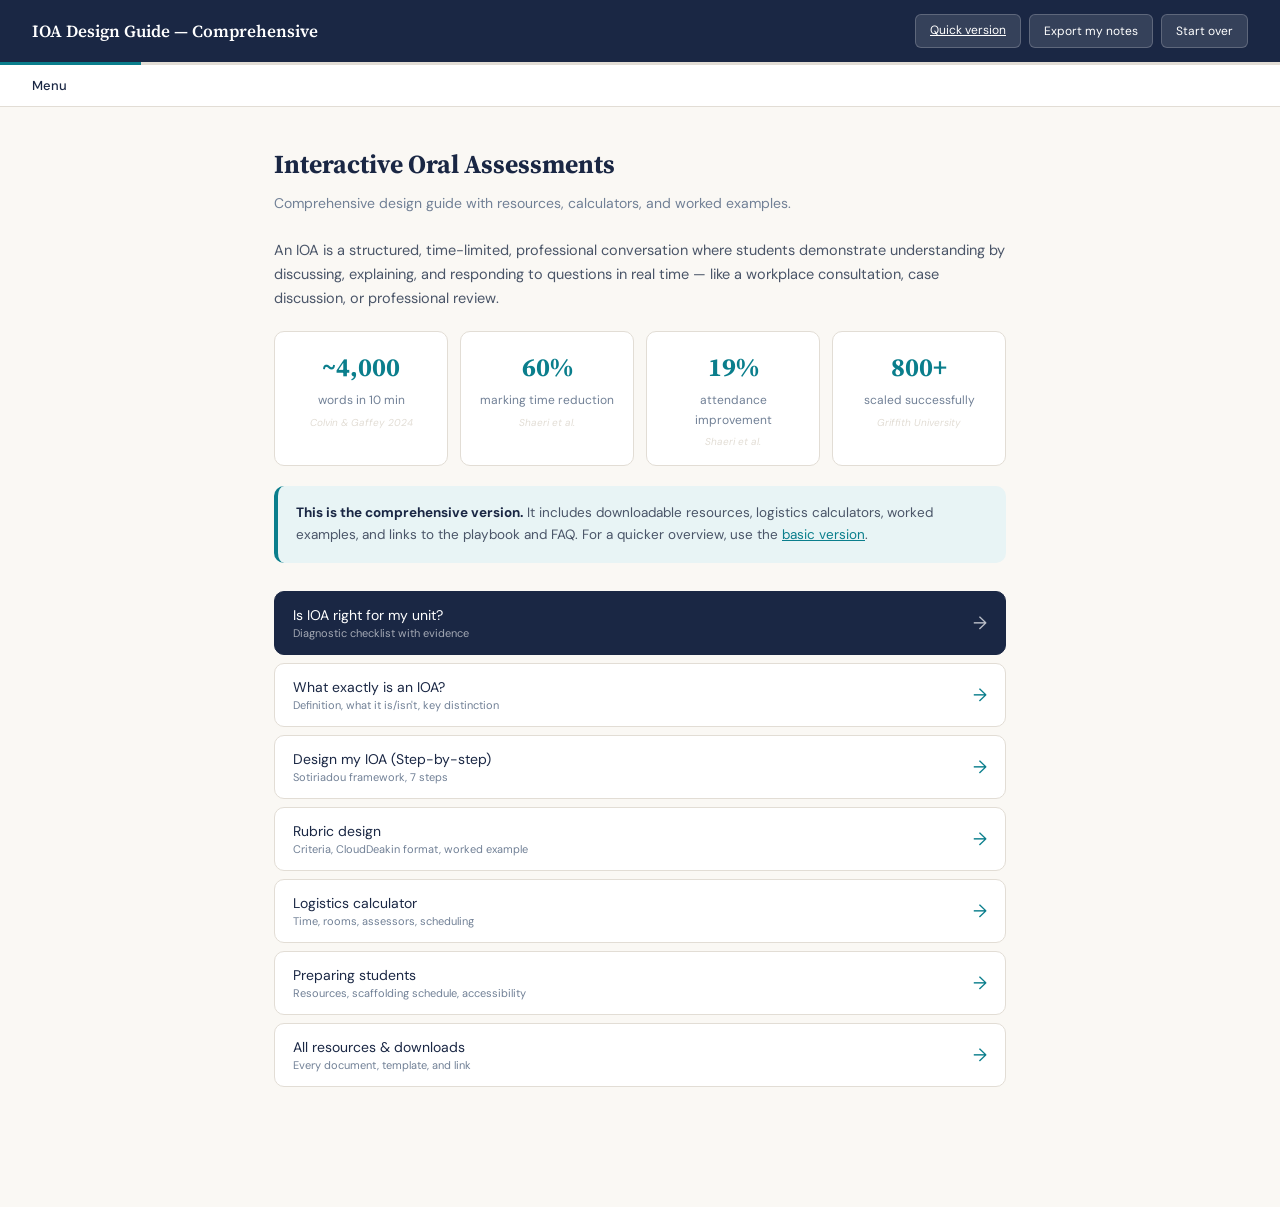
<file: guide/ioa-guide/comprehensive.html>
<!DOCTYPE html>
<html lang="en">
<head>
<meta charset="UTF-8">
<meta name="viewport" content="width=device-width, initial-scale=1.0">
<title>IOA Design Guide — Comprehensive Edition</title>
<style>
  @import url('https://fonts.googleapis.com/css2?family=Source+Serif+4:wght@400;600;700&family=DM+Sans:wght@400;500;600;700&display=swap');
  :root {
    --navy: #1a2744; --teal: #0a7e8c; --tealLight: #e8f4f5;
    --sand: #f5f0e8; --cream: #faf8f4; --slate: #4a5568;
    --muted: #718096; --coral: #e05252; --green: #2d8659;
    --greenLight: #e6f4ed; --amber: #c97a1e; --amberLight: #fef3e2;
    --border: #e2ddd5; --white: #ffffff;
  }
  * { margin: 0; padding: 0; box-sizing: border-box; }
  body { font-family: 'DM Sans', sans-serif; background: var(--cream); color: var(--slate); line-height: 1.65; }

  .topbar { background: var(--navy); color: var(--white); padding: 14px 32px; display: flex; justify-content: space-between; align-items: center; position: sticky; top: 0; z-index: 100; }
  .topbar h1 { font-family: 'Source Serif 4', serif; font-size: 17px; font-weight: 600; }
  .topbar-actions { display: flex; gap: 8px; }
  .topbar-btn { background: rgba(255,255,255,0.12); border: 1px solid rgba(255,255,255,0.2); color: var(--white); padding: 6px 14px; border-radius: 6px; font-size: 12px; cursor: pointer; font-family: inherit; }
  .topbar-btn:hover { background: rgba(255,255,255,0.22); }
  .progress-bar { height: 3px; background: var(--border); }
  .progress-fill { height: 100%; background: var(--teal); transition: width 0.4s ease; width: 0%; }
  .breadcrumb { padding: 10px 32px; background: var(--white); border-bottom: 1px solid var(--border); font-size: 13px; color: var(--muted); }
  .breadcrumb span { cursor: pointer; } .breadcrumb span:hover { color: var(--teal); }
  .breadcrumb .sep { margin: 0 6px; color: var(--border); }
  .breadcrumb .current { color: var(--navy); font-weight: 500; }

  .page-container { max-width: 780px; margin: 0 auto; padding: 36px 24px 120px; }
  .page { display: none; } .page.active { display: block; animation: fadeUp 0.3s ease; }
  @keyframes fadeUp { from { opacity: 0; transform: translateY(10px); } to { opacity: 1; transform: translateY(0); } }
  .page h2 { font-family: 'Source Serif 4', serif; font-size: 26px; font-weight: 700; color: var(--navy); margin-bottom: 6px; }
  .page .subtitle { font-size: 14px; color: var(--muted); margin-bottom: 24px; }
  .page p { margin-bottom: 14px; font-size: 14.5px; }
  .page h3 { font-family: 'Source Serif 4', serif; font-size: 18px; font-weight: 600; color: var(--navy); margin: 24px 0 10px; }

  .stat-row { display: grid; grid-template-columns: repeat(auto-fit, minmax(145px, 1fr)); gap: 12px; margin: 20px 0; }
  .stat-card { background: var(--white); border: 1px solid var(--border); border-radius: 10px; padding: 14px; text-align: center; }
  .stat-card .num { font-family: 'Source Serif 4', serif; font-size: 26px; font-weight: 700; color: var(--teal); }
  .stat-card .label { font-size: 12px; color: var(--muted); margin-top: 2px; }
  .stat-card .cite { font-size: 10px; color: var(--border); margin-top: 4px; font-style: italic; }

  .info-box { border-radius: 10px; padding: 16px 18px; margin: 16px 0; font-size: 13.5px; }
  .info-box.teal { background: var(--tealLight); border-left: 4px solid var(--teal); }
  .info-box.green { background: var(--greenLight); border-left: 4px solid var(--green); }
  .info-box.amber { background: var(--amberLight); border-left: 4px solid var(--amber); }
  .info-box strong { color: var(--navy); }

  .compare { display: grid; grid-template-columns: 1fr 1fr; gap: 14px; margin: 16px 0; }
  .compare-col { background: var(--white); border: 1px solid var(--border); border-radius: 10px; padding: 16px; }
  .compare-col h4 { font-size: 13px; font-weight: 600; margin-bottom: 8px; }
  .compare-col.yes h4 { color: var(--green); } .compare-col.no h4 { color: var(--coral); }
  .compare-col ul { list-style: none; padding: 0; }
  .compare-col li { font-size: 12.5px; padding: 4px 0; border-bottom: 1px solid var(--border); }
  .compare-col li:last-child { border: none; }

  table.data { width: 100%; border-collapse: collapse; margin: 16px 0; font-size: 13px; }
  table.data th { background: var(--teal); color: var(--white); padding: 9px 12px; text-align: left; font-weight: 600; }
  table.data td { padding: 8px 12px; border-bottom: 1px solid var(--border); }
  table.data tr:nth-child(even) td { background: var(--sand); }
  table.data tr:nth-child(odd) td { background: var(--white); }

  .resource-list { margin: 16px 0; }
  .resource-item { display: flex; align-items: center; gap: 12px; padding: 11px 16px; background: var(--white); border: 1px solid var(--border); border-radius: 8px; margin-bottom: 6px; font-size: 13px; }
  .resource-item:hover { border-color: var(--teal); }
  .resource-item a { color: var(--teal); text-decoration: none; font-weight: 500; flex: 1; }
  .resource-item a:hover { text-decoration: underline; }
  .resource-tag { font-size: 10px; padding: 2px 8px; border-radius: 4px; font-weight: 600; text-transform: uppercase; }
  .resource-tag.doc { background: #e3f2fd; color: #1565c0; }
  .resource-tag.web { background: var(--tealLight); color: var(--teal); }
  .resource-tag.tool { background: var(--amberLight); color: var(--amber); }
  .resource-tag.pptx { background: #fff3e0; color: #e65100; }
  .resource-tag.ext { background: #f3e5f5; color: #7b1fa2; }

  .checklist { margin: 16px 0; }
  .checklist label { display: flex; align-items: flex-start; gap: 10px; padding: 10px 14px; background: var(--white); border: 1px solid var(--border); border-radius: 8px; margin-bottom: 6px; cursor: pointer; font-size: 13px; }
  .checklist label:hover { border-color: var(--teal); }
  .checklist input[type="checkbox"] { margin-top: 2px; accent-color: var(--teal); width: 15px; height: 15px; flex-shrink: 0; }
  .input-group { margin: 14px 0; }
  .input-group label { display: block; font-size: 12px; font-weight: 600; color: var(--navy); margin-bottom: 5px; }
  .input-group input, .input-group textarea, .input-group select { width: 100%; padding: 9px 12px; border: 1px solid var(--border); border-radius: 8px; font-family: inherit; font-size: 13.5px; background: var(--white); color: var(--slate); }
  .input-group input:focus, .input-group textarea:focus, .input-group select:focus { outline: none; border-color: var(--teal); }
  .input-group textarea { resize: vertical; min-height: 70px; }

  .calc-box { background: var(--white); border: 2px solid var(--teal); border-radius: 12px; padding: 22px; margin: 20px 0; }
  .calc-box h4 { font-family: 'Source Serif 4', serif; color: var(--navy); font-size: 16px; margin-bottom: 14px; }
  .calc-grid { display: grid; grid-template-columns: 1fr 1fr; gap: 12px; margin-bottom: 14px; }
  .calc-grid .input-group { margin: 0; }
  .calc-result { background: var(--tealLight); border-radius: 8px; padding: 14px; margin-top: 10px; font-size: 13.5px; }
  .calc-result strong { color: var(--navy); }

  .deeper { margin-top: 20px; border: 1px dashed var(--border); border-radius: 10px; overflow: hidden; }
  .deeper-toggle { width: 100%; padding: 12px 18px; background: var(--sand); border: none; cursor: pointer; font-family: inherit; font-size: 13px; color: var(--teal); font-weight: 500; text-align: left; display: flex; justify-content: space-between; align-items: center; }
  .deeper-toggle:hover { background: #ede8dd; }
  .deeper-content { display: none; padding: 18px; background: var(--white); font-size: 13.5px; }
  .deeper-content.open { display: block; animation: fadeUp 0.25s ease; }
  .deeper-content p { margin-bottom: 10px; }

  .nav-choices { margin-top: 28px; display: flex; flex-direction: column; gap: 8px; }
  .nav-btn { display: flex; align-items: center; justify-content: space-between; padding: 14px 18px; background: var(--white); border: 1px solid var(--border); border-radius: 10px; cursor: pointer; font-family: inherit; font-size: 14px; color: var(--navy); text-align: left; transition: all 0.2s; }
  .nav-btn:hover { border-color: var(--teal); background: var(--tealLight); }
  .nav-btn .arrow { color: var(--teal); font-size: 18px; }
  .nav-btn.primary { background: var(--navy); color: var(--white); border-color: var(--navy); }
  .nav-btn.primary:hover { background: #243556; }
  .nav-btn.primary .arrow { color: rgba(255,255,255,0.7); }
  .nav-btn small { display: block; font-size: 11px; color: var(--muted); margin-top: 2px; }
  .nav-btn.primary small { color: rgba(255,255,255,0.6); }

  .modal-overlay { display: none; position: fixed; inset: 0; background: rgba(0,0,0,0.5); z-index: 200; justify-content: center; align-items: center; }
  .modal-overlay.open { display: flex; }
  .modal { background: var(--white); border-radius: 14px; padding: 28px; max-width: 620px; width: 90%; max-height: 80vh; overflow-y: auto; }
  .modal h3 { font-family: 'Source Serif 4', serif; font-size: 20px; color: var(--navy); margin-bottom: 14px; }
  .modal pre { background: var(--sand); padding: 14px; border-radius: 8px; font-size: 12px; white-space: pre-wrap; word-wrap: break-word; max-height: 50vh; overflow-y: auto; }
  .modal-actions { margin-top: 14px; display: flex; gap: 10px; }
  .modal-btn { padding: 9px 18px; border-radius: 8px; border: none; cursor: pointer; font-family: inherit; font-size: 13px; }
  .modal-btn.primary { background: var(--teal); color: var(--white); }
  .modal-btn.secondary { background: var(--sand); color: var(--slate); }

  @media (max-width: 600px) {
    .topbar { padding: 10px 16px; } .topbar h1 { font-size: 14px; }
    .page-container { padding: 20px 14px 100px; } .page h2 { font-size: 22px; }
    .compare { grid-template-columns: 1fr; } .calc-grid { grid-template-columns: 1fr; }
  }
</style>
</head>
<body>

<div class="topbar">
  <h1>IOA Design Guide — Comprehensive</h1>
  <div class="topbar-actions">
    <a class="topbar-btn" href="index.html">Quick version</a>
    <button class="topbar-btn" onclick="exportCapture()">Export my notes</button>
    <button class="topbar-btn" onclick="resetAll()">Start over</button>
  </div>
</div>
<div class="progress-bar"><div class="progress-fill" id="progressFill"></div></div>
<div class="breadcrumb" id="breadcrumb"></div>

<div class="page-container">

<!-- ════════════════════════════════════════════ -->
<!-- WELCOME -->
<!-- ════════════════════════════════════════════ -->
<div class="page active" id="pg-welcome">
  <h2>Interactive Oral Assessments</h2>
  <p class="subtitle">Comprehensive design guide with resources, calculators, and worked examples.</p>

  <p>An IOA is a structured, time-limited, professional conversation where students demonstrate understanding by discussing, explaining, and responding to questions in real time — like a workplace consultation, case discussion, or professional review.</p>

  <div class="stat-row">
    <div class="stat-card"><div class="num">~4,000</div><div class="label">words in 10 min</div><div class="cite">Colvin & Gaffey 2024</div></div>
    <div class="stat-card"><div class="num">60%</div><div class="label">marking time reduction</div><div class="cite">Shaeri et al.</div></div>
    <div class="stat-card"><div class="num">19%</div><div class="label">attendance improvement</div><div class="cite">Shaeri et al.</div></div>
    <div class="stat-card"><div class="num">800+</div><div class="label">scaled successfully</div><div class="cite">Griffith University</div></div>
  </div>

  <div class="info-box teal">
    <strong>This is the comprehensive version.</strong> It includes downloadable resources, logistics calculators, worked examples, and links to the playbook and FAQ. For a quicker overview, use the <a href="index.html" style="color:var(--teal)">basic version</a>.
  </div>

  <div class="nav-choices">
    <button class="nav-btn primary" onclick="goTo('pg-fit')"><div>Is IOA right for my unit?<small>Diagnostic checklist with evidence</small></div><span class="arrow">→</span></button>
    <button class="nav-btn" onclick="goTo('pg-what')"><div>What exactly is an IOA?<small>Definition, what it is/isn't, key distinction</small></div><span class="arrow">→</span></button>
    <button class="nav-btn" onclick="goTo('pg-design')"><div>Design my IOA (Step-by-step)<small>Sotiriadou framework, 7 steps</small></div><span class="arrow">→</span></button>
    <button class="nav-btn" onclick="goTo('pg-rubric')"><div>Rubric design<small>Criteria, CloudDeakin format, worked example</small></div><span class="arrow">→</span></button>
    <button class="nav-btn" onclick="goTo('pg-logistics')"><div>Logistics calculator<small>Time, rooms, assessors, scheduling</small></div><span class="arrow">→</span></button>
    <button class="nav-btn" onclick="goTo('pg-students')"><div>Preparing students<small>Resources, scaffolding schedule, accessibility</small></div><span class="arrow">→</span></button>
    <button class="nav-btn" onclick="goTo('pg-resources')"><div>All resources &amp; downloads<small>Every document, template, and link</small></div><span class="arrow">→</span></button>
  </div>
</div>

<!-- ════════════════════════════════════════════ -->
<!-- WHAT IS AN IOA -->
<!-- ════════════════════════════════════════════ -->
<div class="page" id="pg-what">
  <h2>What is an Interactive Oral Assessment?</h2>
  <p class="subtitle">Definitions, distinctions, and the evidence base.</p>

  <p>An IOA is a structured, time-limited, professional conversation between a student and an assessor. The student demonstrates their understanding of unit content by discussing, explaining, and responding to questions — much like a workplace consultation, case discussion, or professional review.</p>

  <div class="compare">
    <div class="compare-col yes"><h4>IOAs are</h4><ul>
      <li>Professional conversations</li><li>Structured around authentic scenarios</li>
      <li>Testing depth of understanding</li><li>Assessing ability to think on feet</li>
      <li>An opportunity to probe and follow up</li>
    </ul></div>
    <div class="compare-col no"><h4>IOAs are not</h4><ul>
      <li>Traditional oral exams or vivas</li><li>Presentations or speeches</li>
      <li>Communication skills tests</li><li>Memorisation exercises</li>
      <li>Informal unstructured chats</li>
    </ul></div>
  </div>

  <h3>Key distinction: Authenticity</h3>
  <p>The critical difference between an IOA and a traditional oral exam is <strong>authenticity</strong>. In an IOA, the conversation mirrors a real professional interaction. A nursing student discusses a patient handover. An engineering student defends a design decision to a simulated client. An accounting student explains a tax strategy to a colleague.</p>
  <p>This authenticity is what makes IOAs both more engaging for students and more valid as assessment — you're testing whether they can <em>use</em> their knowledge, not just recall it.</p>

  <h3>Evidence base</h3>
  <table class="data">
    <tr><th>Finding</th><th>Detail</th><th>Source</th></tr>
    <tr><td>Word equivalence</td><td>10-min IOA generates ~4,000 words of assessable content</td><td>Colvin & Gaffey 2024; Sotiriadou & Logan-Fleming 2025</td></tr>
    <tr><td>Marking efficiency</td><td>Up to 60% reduction in total marking time</td><td>Shaeri et al.</td></tr>
    <tr><td>Student engagement</td><td>19% improvement in attendance</td><td>Shaeri et al.</td></tr>
    <tr><td>Equity</td><td>No significant performance gaps across gender, language background, SES</td><td>Davey et al. 2025</td></tr>
    <tr><td>Scale</td><td>Successfully run with 800+ students using parallel scheduling</td><td>Griffith University</td></tr>
    <tr><td>Academic integrity</td><td>Inherently integrity-proof — AI/contract cheating not viable</td><td>Ward 2024; Sotiriadou 2020</td></tr>
    <tr><td>Duration equivalence</td><td>10-15 min = 3,000-4,000 word essay depth</td><td>Dean 2025; Foley et al. 2024</td></tr>
  </table>

  <div class="resource-list">
    <div class="resource-item"><span class="resource-tag doc">docx</span><a href="resources/01_IOA_Overview_1pager.docx">IOA Overview 1-pager (student-facing)</a></div>
    <div class="resource-item"><span class="resource-tag web">web</span><a href="../playbook/FAQ.html">SEBE IOA FAQ (27 questions)</a></div>
    <div class="resource-item"><span class="resource-tag web">web</span><a href="../playbook/index.html">SEBE Interactive Assessment Playbook</a></div>
  </div>

  <div class="nav-choices">
    <button class="nav-btn primary" onclick="goTo('pg-fit')"><div>Is IOA right for me?</div><span class="arrow">→</span></button>
    <button class="nav-btn" onclick="goTo('pg-design')"><div>Design my IOA</div><span class="arrow">→</span></button>
    <button class="nav-btn" onclick="goTo('pg-welcome')"><div>Back to menu</div><span class="arrow"></span></button>
  </div>
</div>

<!-- ════════════════════════════════════════════ -->
<!-- FIT CHECK -->
<!-- ════════════════════════════════════════════ -->
<div class="page" id="pg-fit">
  <h2>Is IOA Right for My Unit?</h2>
  <p class="subtitle">Your answers are saved to your export.</p>

  <div class="input-group">
    <label>Unit code and name</label>
    <input type="text" data-capture="Unit" placeholder="e.g. SRM161 Construction Business Practice">
  </div>
  <div class="input-group">
    <label>Cohort size</label>
    <select data-capture="Cohort size"><option value="">Select</option><option>Under 30</option><option>30-100</option><option>100-300</option><option>300-800</option><option>800+</option></select>
  </div>
  <div class="input-group">
    <label>Current assessment this would replace (and word count)</label>
    <input type="text" data-capture="Current assessment" placeholder="e.g. 1,500 word essay (AT2, 30%)">
  </div>

  <p style="margin-top:20px; font-weight:600; color:var(--navy);">Check any that apply:</p>
  <div class="checklist">
    <label><input type="checkbox" data-capture="Fit: Application of knowledge"> My learning outcomes involve applying knowledge in context (not just recall)</label>
    <label><input type="checkbox" data-capture="Fit: Academic integrity concern"> Academic integrity is a concern with current assessments</label>
    <label><input type="checkbox" data-capture="Fit: Professional communication LO"> Communication or professional skills are a learning outcome</label>
    <label><input type="checkbox" data-capture="Fit: Authentic scenarios exist"> I can identify authentic workplace scenarios for assessment</label>
    <label><input type="checkbox" data-capture="Fit: Reduce marking time"> I'd like to reduce overall marking time</label>
    <label><input type="checkbox" data-capture="Fit: Engagement concern"> Student engagement or attendance is a concern</label>
    <label><input type="checkbox" data-capture="Fit: Verify individual understanding"> I need to verify individual understanding (not group)</label>
  </div>
  <div id="fitResult"></div>

  <div class="info-box green">
    <strong>Try an AI coach:</strong> Not sure if IOA is right? These agents can walk you through the decision interactively.<br>
    <a href="https://cogniti-uat.deakin.edu.au/agents/69893323542ae4b2c6bb11b4/chat/c/69894870542ae4b2c6bb11bc?k=92f9PhM10vApcZfeQMAT_XQFg08ncbkPRrwHU7TZ3bs" target="_blank" style="color:var(--green); font-weight:600;">IOA Design Coach (Cogniti)</a> — paste your existing assessment and get tailored advice<br>
    <a href="https://chatgpt.com/g/g-686dd48d08d081918171e1b348f6c6a4-interactive-oral-assessments" target="_blank" style="color:var(--green); font-weight:600;">IOA Design Guide (ChatGPT)</a> — uses a design thinking approach to guide IO creation
  </div>

  <div class="deeper">
    <button class="deeper-toggle" onclick="toggleDeeper(this)">Evidence for each indicator <span>+</span></button>
    <div class="deeper-content">
      <p><strong>Application of knowledge:</strong> IOAs assess higher-order thinking (Bloom's analyse, evaluate, create) because students must explain reasoning in real time.</p>
      <p><strong>Academic integrity:</strong> IOAs are inherently integrity-proof. The student must demonstrate understanding live — AI tools, contract cheating, and plagiarism are not viable strategies (Ward 2024).</p>
      <p><strong>Marking time:</strong> Up to 60% reduction because assessment and feedback happen simultaneously (Shaeri et al.).</p>
      <p><strong>Scale:</strong> Griffith University successfully ran IOAs with 800+ students using parallel scheduling, trained sessional markers, and structured rubrics.</p>
      <p><strong>Equity:</strong> No significant gaps across demographics (Davey et al. 2025).</p>
      <p><strong>Duration equivalence:</strong> 5 min = targeted topic. 10 min = ~3-4,000 words. 15 min = complex scenarios. For a 1,500-word essay replacement, 10-12 minutes is appropriate (Dean 2025).</p>
    </div>
  </div>

  <div class="nav-choices">
    <button class="nav-btn primary" onclick="goTo('pg-design')"><div>Design my IOA<small>Step-by-step framework</small></div><span class="arrow">→</span></button>
    <button class="nav-btn" onclick="goTo('pg-logistics')"><div>Logistics calculator<small>Time, rooms, assessors</small></div><span class="arrow">→</span></button>
    <button class="nav-btn" onclick="goTo('pg-welcome')"><div>Back to menu</div><span class="arrow"></span></button>
  </div>
</div>

<!-- ════════════════════════════════════════════ -->
<!-- DESIGN (Sotiriadou 7-step) -->
<!-- ════════════════════════════════════════════ -->
<div class="page" id="pg-design">
  <h2>Designing Your IOA</h2>
  <p class="subtitle">Based on the Sotiriadou framework (2020, 2025) — your inputs are captured for export.</p>

  <div class="info-box teal">
    <strong>Sotiriadou's six characteristics of effective IOA:</strong> (1) Aligned to program learning outcomes, (2) Scenario-based, (3) Professionally focused, (4) Scaffolded and supported, (5) Accessible and equitable, (6) Academic integrity by design.
  </div>

  <h3>Step 1: Align to learning outcomes</h3>
  <div class="input-group">
    <label>Which ULOs will this IOA assess?</label>
    <textarea data-capture="ULOs assessed" placeholder="Paste or type the ULOs this IOA targets..."></textarea>
  </div>
  <div class="input-group">
    <label>How do these map to Course Learning Outcomes (CLOs)?</label>
    <textarea data-capture="CLO mapping" placeholder="e.g. ULO2 → CLO2 Professional Knowledge; ULO5 → CLO5 Communication"></textarea>
  </div>

  <h3>Step 2: Design the professional scenario</h3>
  <div class="input-group">
    <label>Student role</label>
    <input type="text" data-capture="Student role" placeholder="e.g. Construction Business Consultant">
  </div>
  <div class="input-group">
    <label>Assessor role</label>
    <input type="text" data-capture="Assessor role" placeholder="e.g. Client seeking business structure advice">
  </div>
  <div class="input-group">
    <label>Describe the scenario</label>
    <textarea data-capture="Scenario description" placeholder="e.g. One-on-one consultation with a construction client facing a partnership vs company decision..."></textarea>
  </div>
  <div class="input-group">
    <label>Key tension / decision the student must navigate</label>
    <input type="text" data-capture="Key tension" placeholder="e.g. Competing stakeholder interests, regulatory requirements">
  </div>

  <div class="resource-list">
    <div class="resource-item"><span class="resource-tag doc">docx</span><a href="resources/02_Scenario_Brief.docx">Example scenario brief (SRM161)</a></div>
    <div class="resource-item"><span class="resource-tag pptx">pptx</span><a href="resources/Example_IOA_client_consultation_UC_brief.pptx">Example IOA client consultation brief</a></div>
    <div class="resource-item"><span class="resource-tag doc">docx</span><a href="resources/Example_IOA_Design_in_detail.docx">Worked example: full IOA design in detail</a></div>
  </div>

  <h3>Step 3: Set format and duration</h3>

  <table class="data">
    <tr><th>Format</th><th>Best for</th><th>Cohort</th></tr>
    <tr><td>Individual viva</td><td>Deep probing of individual knowledge</td><td>Any</td></tr>
    <tr><td>Consultation simulation</td><td>Health, law, business, construction</td><td>Any</td></tr>
    <tr><td>Case-based discussion</td><td>Analytical disciplines</td><td>Any</td></tr>
    <tr><td>Panel (2 assessors)</td><td>Capstone / high-stakes</td><td>Smaller</td></tr>
    <tr><td>Group IOA</td><td>Large cohorts, collaborative outcomes</td><td>Large</td></tr>
  </table>

  <div class="input-group">
    <label>IOA format</label>
    <select data-capture="IOA format"><option value="">Select</option><option>Individual viva</option><option>Professional consultation simulation</option><option>Case-based discussion</option><option>Panel (2 assessors)</option><option>Group IOA</option><option>Other</option></select>
  </div>

  <table class="data">
    <tr><th>Written equivalent</th><th>IOA duration</th><th>Total slot (with buffer)</th></tr>
    <tr><td>~1,000 words</td><td>5 min</td><td>15 min</td></tr>
    <tr><td>~1,500 words</td><td>10-12 min</td><td>20-25 min</td></tr>
    <tr><td>~3,000-4,000 words</td><td>15 min</td><td>27-30 min</td></tr>
    <tr><td>~4,500+ words / capstone</td><td>20+ min</td><td>35 min</td></tr>
  </table>

  <div class="input-group">
    <label>IOA duration (conversation only)</label>
    <select data-capture="IOA duration" id="calcDuration">
      <option value="">Select</option><option value="5">5 minutes</option><option value="10">10 minutes</option>
      <option value="12">12 minutes</option><option value="15">15 minutes</option><option value="20">20 minutes</option>
    </select>
  </div>
  <div class="input-group">
    <label>Weighting (% of unit)</label>
    <input type="text" data-capture="Weighting" placeholder="e.g. 30%">
  </div>

  <div class="info-box amber">
    <strong>Weighting tip:</strong> Most effective at 20-40% (O'Riordan 2025). The most common weighting is 30%. Pair with a related preparatory task (e.g., case brief submitted before the IOA).
  </div>

  <h3>Step 4: Classification</h3>
  <div class="input-group">
    <label>Assessment classification</label>
    <select data-capture="Classification">
      <option value="">Select</option>
      <option>Assessment Task (standard extensions apply)</option>
      <option>EOUA - oral/performative (Faculty Committee approval required)</option>
      <option>Examination (exam period scheduling)</option>
    </select>
  </div>

  <div class="deeper">
    <button class="deeper-toggle" onclick="toggleDeeper(this)">Policy: Classification implications (Deakin Clause 65) <span>+</span></button>
    <div class="deeper-content">
      <p><strong>Assessment Task:</strong> Standard extensions (up to 7 days, 14 with Access Plan). Most flexible. Student books their slot.</p>
      <p><strong>EOUA (End of Unit Assessment):</strong> Oral/performative category. Requires Faculty Assessment Committee approval. No extensions — special consideration applies instead. Per Deakin Assessment Clause 65.</p>
      <p><strong>Examination:</strong> Scheduled during exam period. Most restrictive. Unusual for IOAs unless replacing a traditional exam.</p>
      <p style="margin-top:10px"><strong>Recommendation:</strong> If flexibility matters, use Assessment Task. If you need the scheduling structure of an exam period, use EOUA with Faculty Committee approval.</p>
    </div>
  </div>

  <h3>Steps 5-7: Scaffolding, accessibility, documentation</h3>
  <p>Continue to the dedicated pages for these:</p>

  <div class="nav-choices">
    <button class="nav-btn primary" onclick="goTo('pg-rubric')"><div>Step 5: Rubric design<small>Criteria, descriptors, CloudDeakin format</small></div><span class="arrow">→</span></button>
    <button class="nav-btn" onclick="goTo('pg-logistics')"><div>Step 6: Logistics calculator<small>Time, rooms, assessors, daily schedule</small></div><span class="arrow">→</span></button>
    <button class="nav-btn" onclick="goTo('pg-students')"><div>Step 7: Student preparation<small>Scaffolding schedule, resources, accessibility</small></div><span class="arrow">→</span></button>
    <button class="nav-btn" onclick="goTo('pg-welcome')"><div>Back to menu</div><span class="arrow"></span></button>
  </div>
</div>

<!-- ════════════════════════════════════════════ -->
<!-- RUBRIC -->
<!-- ════════════════════════════════════════════ -->
<div class="page" id="pg-rubric">
  <h2>Building Your Rubric</h2>
  <p class="subtitle">Assess thinking, not speaking. 3-4 criteria max.</p>

  <div class="info-box teal">
    <strong>Key principle:</strong> Assess the quality of <em>thinking</em>, not the quality of <em>speaking</em>. Unless communication is explicitly a learning outcome, avoid penalising presentation style, fluency, or accent.
  </div>

  <h3>Common rubric dimensions</h3>
  <table class="data">
    <tr><th>Criterion</th><th>What it assesses</th><th>Use when</th></tr>
    <tr><td>Content accuracy</td><td>Correctness of knowledge demonstrated</td><td>Always</td></tr>
    <tr><td>Depth of reasoning</td><td>Ability to explain "why" not just "what"</td><td>Always</td></tr>
    <tr><td>Application to scenario</td><td>Connecting theory to the specific context</td><td>Scenario-based IOAs</td></tr>
    <tr><td>Adaptability</td><td>Response when assessor probes, challenges, or pivots</td><td>When using challenge prompts</td></tr>
    <tr><td>Professional communication</td><td>Appropriate tone, audience awareness</td><td>Only if explicit LO</td></tr>
  </table>

  <div class="input-group">
    <label>Your criterion 1 (most important)</label>
    <input type="text" data-capture="Rubric criterion 1" placeholder="e.g. Technical accuracy of business structure analysis">
  </div>
  <div class="input-group">
    <label>Weighting for criterion 1</label>
    <input type="text" data-capture="Criterion 1 weight" placeholder="e.g. 40%">
  </div>
  <div class="input-group">
    <label>Criterion 2</label>
    <input type="text" data-capture="Rubric criterion 2" placeholder="e.g. Application to client scenario">
  </div>
  <div class="input-group">
    <label>Weighting for criterion 2</label>
    <input type="text" data-capture="Criterion 2 weight" placeholder="e.g. 30%">
  </div>
  <div class="input-group">
    <label>Criterion 3</label>
    <input type="text" data-capture="Rubric criterion 3" placeholder="e.g. Adaptability — response to pivot questions">
  </div>
  <div class="input-group">
    <label>Weighting for criterion 3</label>
    <input type="text" data-capture="Criterion 3 weight" placeholder="e.g. 30%">
  </div>

  <div class="deeper">
    <button class="deeper-toggle" onclick="toggleDeeper(this)">Rubric design process: 6 questions <span>+</span></button>
    <div class="deeper-content">
      <p><strong>1. What does excellent look like?</strong> Describe the HD student's performance.</p>
      <p><strong>2. What does just passing look like?</strong> Describe the minimum acceptable performance.</p>
      <p><strong>3. What does failing look like?</strong> Describe clearly unacceptable performance.</p>
      <p><strong>4. What lies in between?</strong> Fill in Distinction and Credit levels.</p>
      <p><strong>5. Link to observable behaviours:</strong> Use verbs — "identifies", "explains", "adapts", "integrates" — not vague terms like "demonstrates understanding".</p>
      <p><strong>6. Build in your feedback:</strong> Write descriptors as feedback-ready statements. Instead of "good analysis", write "accurately identifies the key legal implications and connects them to the client's specific circumstances".</p>
    </div>
  </div>

  <h3>Resources</h3>
  <div class="resource-list">
    <div class="resource-item"><span class="resource-tag doc">docx</span><a href="resources/03_Assessment_Rubric.docx">Example rubric (SRM161 — HD to Fail)</a></div>
    <div class="resource-item"><span class="resource-tag doc">docx</span><a href="resources/03_SRM161_Rubric_CloudDeakin.docx">CloudDeakin rubric format (ready to import)</a></div>
    <div class="resource-item"><span class="resource-tag doc">docx</span><a href="resources/04_What_Were_Listening_For.docx">"What we're listening for" — plain English version for students</a></div>
  </div>

  <div class="nav-choices">
    <button class="nav-btn primary" onclick="goTo('pg-logistics')"><div>Logistics calculator<small>Time, rooms, daily schedule</small></div><span class="arrow">→</span></button>
    <button class="nav-btn" onclick="goTo('pg-students')"><div>Preparing students</div><span class="arrow">→</span></button>
    <button class="nav-btn" onclick="goTo('pg-welcome')"><div>Back to menu</div><span class="arrow"></span></button>
  </div>
</div>

<!-- ════════════════════════════════════════════ -->
<!-- LOGISTICS CALCULATOR -->
<!-- ════════════════════════════════════════════ -->
<div class="page" id="pg-logistics">
  <h2>Logistics Calculator</h2>
  <p class="subtitle">Enter your numbers — the calculator does the rest.</p>

  <h3>Time per student</h3>
  <table class="data">
    <tr><th>Activity</th><th>Time</th></tr>
    <tr><td>Student enters, settles, ID check</td><td>2 min</td></tr>
    <tr><td>IOA conversation</td><td id="calcConvoDisplay">12 min</td></tr>
    <tr><td>Immediate verbal feedback</td><td>3 min</td></tr>
    <tr><td>Student exits</td><td>1 min</td></tr>
    <tr><td>Assessor completes rating</td><td>4 min</td></tr>
    <tr><td>Buffer / reset</td><td>3 min</td></tr>
    <tr><td><strong>Total per slot</strong></td><td><strong id="calcSlotDisplay">25 min</strong></td></tr>
  </table>

  <div class="calc-box">
    <h4>Your logistics calculation</h4>
    <div class="calc-grid">
      <div class="input-group">
        <label>Cohort size</label>
        <input type="number" id="calcCohort" value="120" data-capture="Calc: Cohort size" oninput="runCalc()">
      </div>
      <div class="input-group">
        <label>IOA duration (min)</label>
        <select id="calcDur" data-capture="Calc: IOA duration" onchange="runCalc()">
          <option value="10">10 min</option><option value="12" selected>12 min</option><option value="15">15 min</option><option value="20">20 min</option>
        </select>
      </div>
      <div class="input-group">
        <label>Number of assessors</label>
        <input type="number" id="calcAssessors" value="4" data-capture="Calc: Assessors" oninput="runCalc()">
      </div>
      <div class="input-group">
        <label>Max IOAs per assessor per day</label>
        <select id="calcMaxDay" data-capture="Calc: Max per day" onchange="runCalc()">
          <option value="14">14 (recommended for 12 min)</option>
          <option value="16">16 (comfortable for 10 min)</option>
          <option value="18">18 (maximum — long day)</option>
          <option value="12">12 (conservative)</option>
        </select>
      </div>
    </div>
    <div class="calc-result" id="calcResult"></div>
  </div>

  <h3>Example daily schedule (9:30am start)</h3>
  <table class="data" id="scheduleTable">
    <tr><th>Session</th><th>IOAs</th><th>Duration</th><th>Time</th></tr>
  </table>

  <h3>Delivery and recording</h3>
  <div class="input-group">
    <label>Delivery mode</label>
    <select data-capture="Delivery mode"><option value="">Select</option><option>Face to face</option><option>Online (Teams/Zoom)</option><option>Hybrid (student choice)</option></select>
  </div>
  <div class="input-group">
    <label>Recording plan</label>
    <select data-capture="Recording plan"><option value="">Select</option><option>Video recorded (all)</option><option>Audio only</option><option>Not recorded (live marking only)</option><option>Recorded for moderation sample only</option></select>
  </div>

  <div class="deeper">
    <button class="deeper-toggle" onclick="toggleDeeper(this)">Calibration and moderation guidance <span>+</span></button>
    <div class="deeper-content">
      <p><strong>Before marking begins:</strong> Run a calibration session. All assessors mark the same 2-3 recorded IOAs independently, then compare and discuss. Document agreed interpretations for borderline cases. This is essential for consistency.</p>
      <p><strong>During marking:</strong> Record a moderation sample — at minimum every 5th student, or all borderline cases. 20% sample is standard.</p>
      <p><strong>After marking:</strong> Review sample across assessors. Check consistency with rubric interpretation. Report to Assessment Panel per faculty process. Debrief with teaching team: what worked, what to adjust.</p>
    </div>
  </div>

  <div class="input-group">
    <label>Logistics notes</label>
    <textarea data-capture="Logistics notes" placeholder="e.g. Need 3 parallel streams across 2 days, rooms booked in Building X..."></textarea>
  </div>

  <div class="nav-choices">
    <button class="nav-btn primary" onclick="goTo('pg-students')"><div>Preparing students<small>Resources, scaffolding, accessibility</small></div><span class="arrow">→</span></button>
    <button class="nav-btn" onclick="goTo('pg-rubric')"><div>Rubric design</div><span class="arrow">→</span></button>
    <button class="nav-btn" onclick="goTo('pg-welcome')"><div>Back to menu</div><span class="arrow"></span></button>
  </div>
</div>

<!-- ════════════════════════════════════════════ -->
<!-- PREPARING STUDENTS -->
<!-- ════════════════════════════════════════════ -->
<div class="page" id="pg-students">
  <h2>Preparing Students</h2>
  <p class="subtitle">Scaffolding schedule, resources checklist, and accessibility provisions.</p>

  <p>Research consistently shows that student anxiety about oral assessment decreases significantly with clear preparation and practice opportunities.</p>

  <h3>Scaffolding release schedule</h3>
  <table class="data">
    <tr><th>Resource</th><th>Suggested timing</th><th>Download</th></tr>
    <tr><td>IOA overview (1-pager)</td><td>Week 1</td><td><a href="resources/01_IOA_Overview_1pager.docx" style="color:var(--teal)">Download</a></td></tr>
    <tr><td>Scenario brief</td><td>Week 1 (or 48hrs before)</td><td><a href="resources/02_Scenario_Brief.docx" style="color:var(--teal)">Download</a></td></tr>
    <tr><td>Rubric with criteria</td><td>Week 1 (or 3 weeks before)</td><td><a href="resources/03_Assessment_Rubric.docx" style="color:var(--teal)">Download</a></td></tr>
    <tr><td>"What we're listening for"</td><td>With rubric</td><td><a href="resources/04_What_Were_Listening_For.docx" style="color:var(--teal)">Download</a></td></tr>
    <tr><td>Practice script and timing</td><td>Weeks 6-8</td><td><a href="resources/06_Practice_Script_Timing.docx" style="color:var(--teal)">Download</a></td></tr>
    <tr><td>Challenge / pivot prompts</td><td>Weeks 8-10</td><td><a href="resources/05_Challenge_Prompts.docx" style="color:var(--teal)">Download</a></td></tr>
    <tr><td>One-page notes template</td><td>Weeks 8-10</td><td><a href="resources/12_One_Page_Notes_Template.docx" style="color:var(--teal)">Download</a></td></tr>
    <tr><td>Booking and logistics guide</td><td>Week 1 / Week 8</td><td><a href="resources/08_Booking_Logistics_Guide.docx" style="color:var(--teal)">Download</a></td></tr>
    <tr><td>Tech check (if online)</td><td>1 week before</td><td><a href="resources/09_Tech_Check.docx" style="color:var(--teal)">Download</a></td></tr>
    <tr><td>Day-of checklist</td><td>1 week before</td><td><a href="resources/10_Day_Of_Checklist.docx" style="color:var(--teal)">Download</a></td></tr>
    <tr><td>Academic integrity policy</td><td>Week 1</td><td><a href="resources/07_Academic_Integrity_Policy.docx" style="color:var(--teal)">Download</a></td></tr>
    <tr><td>After-IOA debrief sheet</td><td>Post-IOA</td><td><a href="resources/11_After_IO_Debrief.docx" style="color:var(--teal)">Download</a></td></tr>
  </table>

  <div class="input-group">
    <label>Your scaffolding plan</label>
    <textarea data-capture="Student scaffolding plan" placeholder="e.g. Week 8: practice IOA in tutorials. Week 9: rubric released. Week 10: IOA window."></textarea>
  </div>

  <h3>Accessibility adjustments</h3>
  <table class="data">
    <tr><th>Adjustment</th><th>When to offer</th></tr>
    <tr><td>Extended time (e.g., 15 min instead of 12)</td><td>Access Plan or on request</td></tr>
    <tr><td>Questions provided 5 min before IOA</td><td>Access Plan or anxiety-related need</td></tr>
    <tr><td>Support person present</td><td>Access Plan</td></tr>
    <tr><td>Written alternative</td><td>Documented speech/communication disability only</td></tr>
    <tr><td>Online option even when others F2F</td><td>Access Plan, regional students</td></tr>
  </table>

  <div class="info-box green">
    <strong>Equity note:</strong> Research by Davey et al. (2025) found no significant performance differences in IOAs across gender, language background, or socioeconomic status. IOAs can be more accessible than written exams for students with dyslexia.
  </div>

  <div class="nav-choices">
    <button class="nav-btn primary" onclick="goTo('pg-resources')"><div>All resources and downloads<small>Complete list with external links</small></div><span class="arrow">→</span></button>
    <button class="nav-btn" onclick="goTo('pg-summary')"><div>View my summary and export</div><span class="arrow">→</span></button>
    <button class="nav-btn" onclick="goTo('pg-welcome')"><div>Back to menu</div><span class="arrow"></span></button>
  </div>
</div>

<!-- ════════════════════════════════════════════ -->
<!-- ALL RESOURCES -->
<!-- ════════════════════════════════════════════ -->
<div class="page" id="pg-resources">
  <h2>All Resources &amp; Downloads</h2>
  <p class="subtitle">Everything in one place.</p>

  <h3>Student-facing resources (customisable templates)</h3>
  <div class="resource-list">
    <div class="resource-item"><span class="resource-tag doc">01</span><a href="resources/01_IOA_Overview_1pager.docx">IOA Overview 1-pager</a></div>
    <div class="resource-item"><span class="resource-tag doc">02</span><a href="resources/02_Scenario_Brief.docx">Scenario brief (example)</a></div>
    <div class="resource-item"><span class="resource-tag doc">03</span><a href="resources/03_Assessment_Rubric.docx">Assessment rubric (example)</a></div>
    <div class="resource-item"><span class="resource-tag doc">03b</span><a href="resources/03_SRM161_Rubric_CloudDeakin.docx">CloudDeakin rubric format</a></div>
    <div class="resource-item"><span class="resource-tag doc">04</span><a href="resources/04_What_Were_Listening_For.docx">"What we're listening for" explainer</a></div>
    <div class="resource-item"><span class="resource-tag doc">05</span><a href="resources/05_Challenge_Prompts.docx">Challenge / pivot prompts</a></div>
    <div class="resource-item"><span class="resource-tag doc">06</span><a href="resources/06_Practice_Script_Timing.docx">Practice script and timing plan</a></div>
    <div class="resource-item"><span class="resource-tag doc">07</span><a href="resources/07_Academic_Integrity_Policy.docx">Academic integrity policy</a></div>
    <div class="resource-item"><span class="resource-tag doc">08</span><a href="resources/08_Booking_Logistics_Guide.docx">Booking and logistics guide</a></div>
    <div class="resource-item"><span class="resource-tag doc">09</span><a href="resources/09_Tech_Check.docx">Tech check (online IOAs)</a></div>
    <div class="resource-item"><span class="resource-tag doc">10</span><a href="resources/10_Day_Of_Checklist.docx">Day-of checklist</a></div>
    <div class="resource-item"><span class="resource-tag doc">11</span><a href="resources/11_After_IO_Debrief.docx">After-IOA debrief sheet</a></div>
    <div class="resource-item"><span class="resource-tag doc">12</span><a href="resources/12_One_Page_Notes_Template.docx">One-page notes template</a></div>
  </div>

  <h3>Staff / design resources</h3>
  <div class="resource-list">
    <div class="resource-item"><span class="resource-tag pptx">pptx</span><a href="resources/Example_IOA_client_consultation_UC_brief.pptx">Example IOA client consultation brief</a></div>
    <div class="resource-item"><span class="resource-tag doc">docx</span><a href="resources/Example_IOA_Design_in_detail.docx">Worked example: full IOA design in detail</a></div>
  </div>

  <h3>SEBE guides (web)</h3>
  <div class="resource-list">
    <div class="resource-item"><span class="resource-tag web">web</span><a href="../playbook/index.html">SEBE Interactive Assessment Playbook</a></div>
    <div class="resource-item"><span class="resource-tag web">web</span><a href="../playbook/FAQ.html">SEBE IOA FAQ (27 questions)</a></div>
    <div class="resource-item"><span class="resource-tag web">web</span><a href="index.html">IOA Guide — quick version</a></div>
  </div>

  <h3>AI design coaches</h3>
  <div class="resource-list">
    <div class="resource-item"><span class="resource-tag tool">agent</span><a href="https://cogniti-uat.deakin.edu.au/agents/69893323542ae4b2c6bb11b4/chat/c/69894870542ae4b2c6bb11bc?k=92f9PhM10vApcZfeQMAT_XQFg08ncbkPRrwHU7TZ3bs" target="_blank">IOA Design Coach (Cogniti) — paste your assessment for tailored advice</a></div>
    <div class="resource-item"><span class="resource-tag tool">agent</span><a href="https://chatgpt.com/g/g-686dd48d08d081918171e1b348f6c6a4-interactive-oral-assessments" target="_blank">IOA Design Guide (ChatGPT) — design thinking approach to IO creation</a></div>
  </div>

  <h3>External resources</h3>
  <div class="resource-list">
    <div class="resource-item"><span class="resource-tag ext">ext</span><a href="https://sway.cloud.microsoft/H6cV2ysiIaKNwMgH" target="_blank">Griffith University IOA Sway</a></div>
    <div class="resource-item"><span class="resource-tag ext">ext</span><a href="https://www.dcu.ie/teu/interactive-oral-assessment" target="_blank">DCU Interactive Oral Assessment resources</a></div>
  </div>

  <div class="nav-choices">
    <button class="nav-btn primary" onclick="goTo('pg-summary')"><div>View my summary and export<small>Everything you've captured</small></div><span class="arrow">→</span></button>
    <button class="nav-btn" onclick="goTo('pg-welcome')"><div>Back to menu</div><span class="arrow"></span></button>
  </div>
</div>

<!-- ════════════════════════════════════════════ -->
<!-- SUMMARY / EXPORT -->
<!-- ════════════════════════════════════════════ -->
<div class="page" id="pg-summary">
  <h2>Your IOA Plan — Summary</h2>
  <p class="subtitle">Everything you've captured. Export or copy for your documentation.</p>
  <div id="summaryBox" style="background:var(--white); border:2px solid var(--teal); border-radius:12px; padding:22px; margin:20px 0;"><p style="color:var(--muted); font-style:italic;">Generating...</p></div>
  <div class="nav-choices">
    <button class="nav-btn primary" onclick="exportCapture()"><div>Copy to clipboard</div><span class="arrow">→</span></button>
    <button class="nav-btn" onclick="downloadCapture()"><div>Download as text file</div><span class="arrow">→</span></button>
    <button class="nav-btn" onclick="goTo('pg-welcome')"><div>Back to menu</div><span class="arrow"></span></button>
  </div>
</div>

</div><!-- end page-container -->

<!-- Export Modal -->
<div class="modal-overlay" id="exportModal">
  <div class="modal">
    <h3>Your IOA Plan</h3>
    <pre id="exportContent"></pre>
    <div class="modal-actions">
      <button class="modal-btn primary" onclick="copyToClipboard()">Copy to clipboard</button>
      <button class="modal-btn secondary" onclick="downloadCapture()">Download .txt</button>
      <button class="modal-btn secondary" onclick="closeModal()">Close</button>
    </div>
  </div>
</div>

<script>
const pages = ['pg-welcome','pg-what','pg-fit','pg-design','pg-rubric','pg-logistics','pg-students','pg-resources','pg-summary'];
const pageTitles = { 'pg-welcome':'Menu','pg-what':'What is IOA?','pg-fit':'Is IOA right?','pg-design':'Design','pg-rubric':'Rubric','pg-logistics':'Logistics','pg-students':'Students','pg-resources':'Resources','pg-summary':'Summary' };
let history = ['pg-welcome'];

function goTo(id) {
  document.querySelectorAll('.page').forEach(p => p.classList.remove('active'));
  const t = document.getElementById(id);
  if (t) { t.classList.add('active'); history.push(id); updateNav(); window.scrollTo({top:0,behavior:'smooth'}); }
  if (id === 'pg-summary') buildSummary();
  if (id === 'pg-fit') initFit();
  if (id === 'pg-logistics') runCalc();
}
function updateNav() {
  const seen = new Set(); const unique = history.filter(h => { if (seen.has(h)) return false; seen.add(h); return true; });
  document.getElementById('breadcrumb').innerHTML = unique.map((h,i) => (i>0?'<span class="sep">›</span>':'') + (i===unique.length-1? `<span class="current">${pageTitles[h]||h}</span>` : `<span onclick="goTo('${h}')">${pageTitles[h]||h}</span>`)).join('');
  const visited = new Set(history);
  document.getElementById('progressFill').style.width = Math.round((visited.size/pages.length)*100)+'%';
}
function toggleDeeper(btn) { const c = btn.nextElementSibling; c.classList.toggle('open'); btn.querySelector('span').textContent = c.classList.contains('open')?'−':'+'; }

// ── Fit result ──
function initFit() {
  document.querySelectorAll('#pg-fit .checklist input').forEach(c => c.removeEventListener('change', showFit));
  document.querySelectorAll('#pg-fit .checklist input').forEach(c => c.addEventListener('change', showFit));
  showFit();
}
function showFit() {
  const n = document.querySelectorAll('#pg-fit .checklist input:checked').length;
  const box = document.getElementById('fitResult');
  if (!n) { box.innerHTML = ''; return; }
  const [msg,cls] = n>=5 ? [`<strong>Strong fit (${n}/7).</strong> Multiple indicators align with effective IOA implementation.`,'green'] : n>=3 ? [`<strong>Good potential (${n}/7).</strong> Several indicators suggest IOA could work well.`,'teal'] : [`<strong>Worth exploring (${n}/7).</strong> Fewer indicators — consider whether IOA best serves your outcomes.`,'amber'];
  box.innerHTML = `<div class="info-box ${cls}">${msg}</div>`;
}

// ── Calculator ──
function runCalc() {
  const cohort = parseInt(document.getElementById('calcCohort').value) || 120;
  const dur = parseInt(document.getElementById('calcDur').value) || 12;
  const assessors = parseInt(document.getElementById('calcAssessors').value) || 4;
  const maxDay = parseInt(document.getElementById('calcMaxDay').value) || 14;

  const buffer = 13; // ID + feedback + exit + rating + reset
  const slot = dur + buffer;
  const totalMins = cohort * slot;
  const totalHrs = (totalMins / 60).toFixed(1);
  const daysPerAssessor = Math.ceil(cohort / (assessors * maxDay));
  const totalAssessorDays = Math.ceil(cohort / maxDay);
  const rooms = assessors;

  document.getElementById('calcConvoDisplay').textContent = dur + ' min';
  document.getElementById('calcSlotDisplay').textContent = slot + ' min';

  document.getElementById('calcResult').innerHTML = `
    <strong>Total slot time:</strong> ${slot} min per student<br>
    <strong>Total assessment time:</strong> ${totalHrs} hours (${cohort} × ${slot} min)<br>
    <strong>Assessor-days needed:</strong> ${totalAssessorDays} (${assessors} assessors × ${daysPerAssessor} days each)<br>
    <strong>Rooms needed:</strong> ${rooms} (1 per assessor running simultaneously)<br>
    <strong>Assessment window:</strong> ${daysPerAssessor} days (with ${assessors} assessors at ${maxDay}/day)
  `;

  // Build schedule
  const slotsPerSession = [5, 4, 5, 4];
  const breaks = [0, 15, 45, 15];
  let time = 9*60 + 30; // 9:30am
  const table = document.getElementById('scheduleTable');
  table.innerHTML = '<tr><th>Session</th><th>IOAs</th><th>Duration</th><th>Time</th></tr>';
  const labels = ['Morning','Mid-morning','Afternoon','Late afternoon'];
  let dayTotal = 0;

  slotsPerSession.forEach((n, i) => {
    if (i > 0) {
      const bLabel = breaks[i] === 45 ? 'Lunch' : 'Break';
      table.innerHTML += `<tr><td>${bLabel}</td><td>—</td><td>${breaks[i]} min</td><td>${fmtTime(time)} – ${fmtTime(time + breaks[i])}</td></tr>`;
      time += breaks[i];
    }
    const sessionMins = n * slot;
    table.innerHTML += `<tr><td>${labels[i]}</td><td>${n} IOAs</td><td>${(sessionMins/60).toFixed(1)} hrs</td><td>${fmtTime(time)} – ${fmtTime(time + sessionMins)}</td></tr>`;
    time += sessionMins;
    dayTotal += n;
  });
  table.innerHTML += `<tr style="background:var(--tealLight)"><td><strong>Total per day</strong></td><td><strong>${dayTotal} IOAs</strong></td><td></td><td><strong>Finish: ${fmtTime(time)}</strong></td></tr>`;
}
function fmtTime(mins) {
  let h = Math.floor(mins/60); const m = mins%60;
  const ampm = h >= 12 ? 'pm' : 'am';
  if (h > 12) h -= 12; if (h === 0) h = 12;
  return h + ':' + String(m).padStart(2,'0') + ampm;
}

// ── Capture & Export ──
function gatherCapture() {
  const data = {};
  document.querySelectorAll('[data-capture]').forEach(el => {
    const key = el.getAttribute('data-capture');
    if (el.type === 'checkbox') { if (el.checked) data[key] = 'Yes'; }
    else { const v = el.value.trim(); if (v) data[key] = v; }
  });
  return data;
}
function formatCapture(data) {
  let out = '══════════════════════════════════════\n  IOA DESIGN PLAN\n  Exported: ' + new Date().toLocaleDateString('en-AU') + '\n══════════════════════════════════════\n\n';
  const sections = {
    'Unit Details': ['Unit','Cohort size','Current assessment'],
    'Fit Assessment': Object.keys(data).filter(k=>k.startsWith('Fit:')),
    'Design — Learning Outcomes': ['ULOs assessed','CLO mapping'],
    'Design — Scenario': ['Student role','Assessor role','Scenario description','Key tension'],
    'Design — Format': ['IOA format','IOA duration','Weighting','Classification'],
    'Rubric': ['Rubric criterion 1','Criterion 1 weight','Rubric criterion 2','Criterion 2 weight','Rubric criterion 3','Criterion 3 weight'],
    'Logistics': ['Calc: Cohort size','Calc: IOA duration','Calc: Assessors','Calc: Max per day','Delivery mode','Recording plan','Logistics notes'],
    'Student Preparation': ['Student scaffolding plan']
  };
  for (const [section, keys] of Object.entries(sections)) {
    const items = keys.filter(k => data[k]);
    if (!items.length) continue;
    out += `── ${section} ${'─'.repeat(Math.max(0,38-section.length))}\n`;
    items.forEach(k => { const l = k.replace(/^(Fit|Calc): /,''); out += `  ${l}: ${data[k]}\n`; });
    out += '\n';
  }
  if (!Object.keys(data).length) out += '  (No information captured yet)\n';
  return out;
}
function buildSummary() {
  const data = gatherCapture(); const box = document.getElementById('summaryBox');
  if (!Object.keys(data).length) { box.innerHTML = '<p style="color:var(--muted); font-style:italic;">No information captured yet. Fill in some pages first.</p>'; return; }
  let html = '';
  const sections = {
    'Unit Details': ['Unit','Cohort size','Current assessment'],
    'Fit Indicators': Object.keys(data).filter(k=>k.startsWith('Fit:')),
    'Design': ['ULOs assessed','CLO mapping','Student role','Assessor role','Scenario description','Key tension','IOA format','IOA duration','Weighting','Classification'],
    'Rubric': ['Rubric criterion 1','Criterion 1 weight','Rubric criterion 2','Criterion 2 weight','Rubric criterion 3','Criterion 3 weight'],
    'Logistics': ['Calc: Cohort size','Calc: IOA duration','Calc: Assessors','Calc: Max per day','Delivery mode','Recording plan','Logistics notes'],
    'Student Prep': ['Student scaffolding plan']
  };
  for (const [s,keys] of Object.entries(sections)) {
    const items = keys.filter(k=>data[k]);
    if (!items.length) continue;
    html += `<h3 style="font-size:15px; color:var(--teal); margin:14px 0 6px;">${s}</h3>`;
    items.forEach(k => { const l = k.replace(/^(Fit|Calc): /,''); html += `<p style="font-size:13.5px; margin-bottom:3px;"><strong>${l}:</strong> ${data[k]}</p>`; });
  }
  box.innerHTML = html;
}
function exportCapture() {
  document.getElementById('exportContent').textContent = formatCapture(gatherCapture());
  document.getElementById('exportModal').classList.add('open');
}
function copyToClipboard() {
  navigator.clipboard.writeText(document.getElementById('exportContent').textContent).then(() => {
    const b = document.querySelector('.modal-btn.primary'); b.textContent='Copied!'; setTimeout(()=>b.textContent='Copy to clipboard',2000);
  });
}
function downloadCapture() {
  const b = new Blob([formatCapture(gatherCapture())],{type:'text/plain'});
  const a = document.createElement('a'); a.href = URL.createObjectURL(b); a.download = 'IOA_Design_Plan.txt'; a.click();
}
function closeModal() { document.getElementById('exportModal').classList.remove('open'); }
function resetAll() {
  if (!confirm('Reset all entries?')) return;
  document.querySelectorAll('[data-capture]').forEach(el => { if (el.type==='checkbox') el.checked=false; else el.value=''; });
  history = ['pg-welcome']; goTo('pg-welcome');
}

updateNav(); runCalc();
</script>
</body>
</html>
</file>
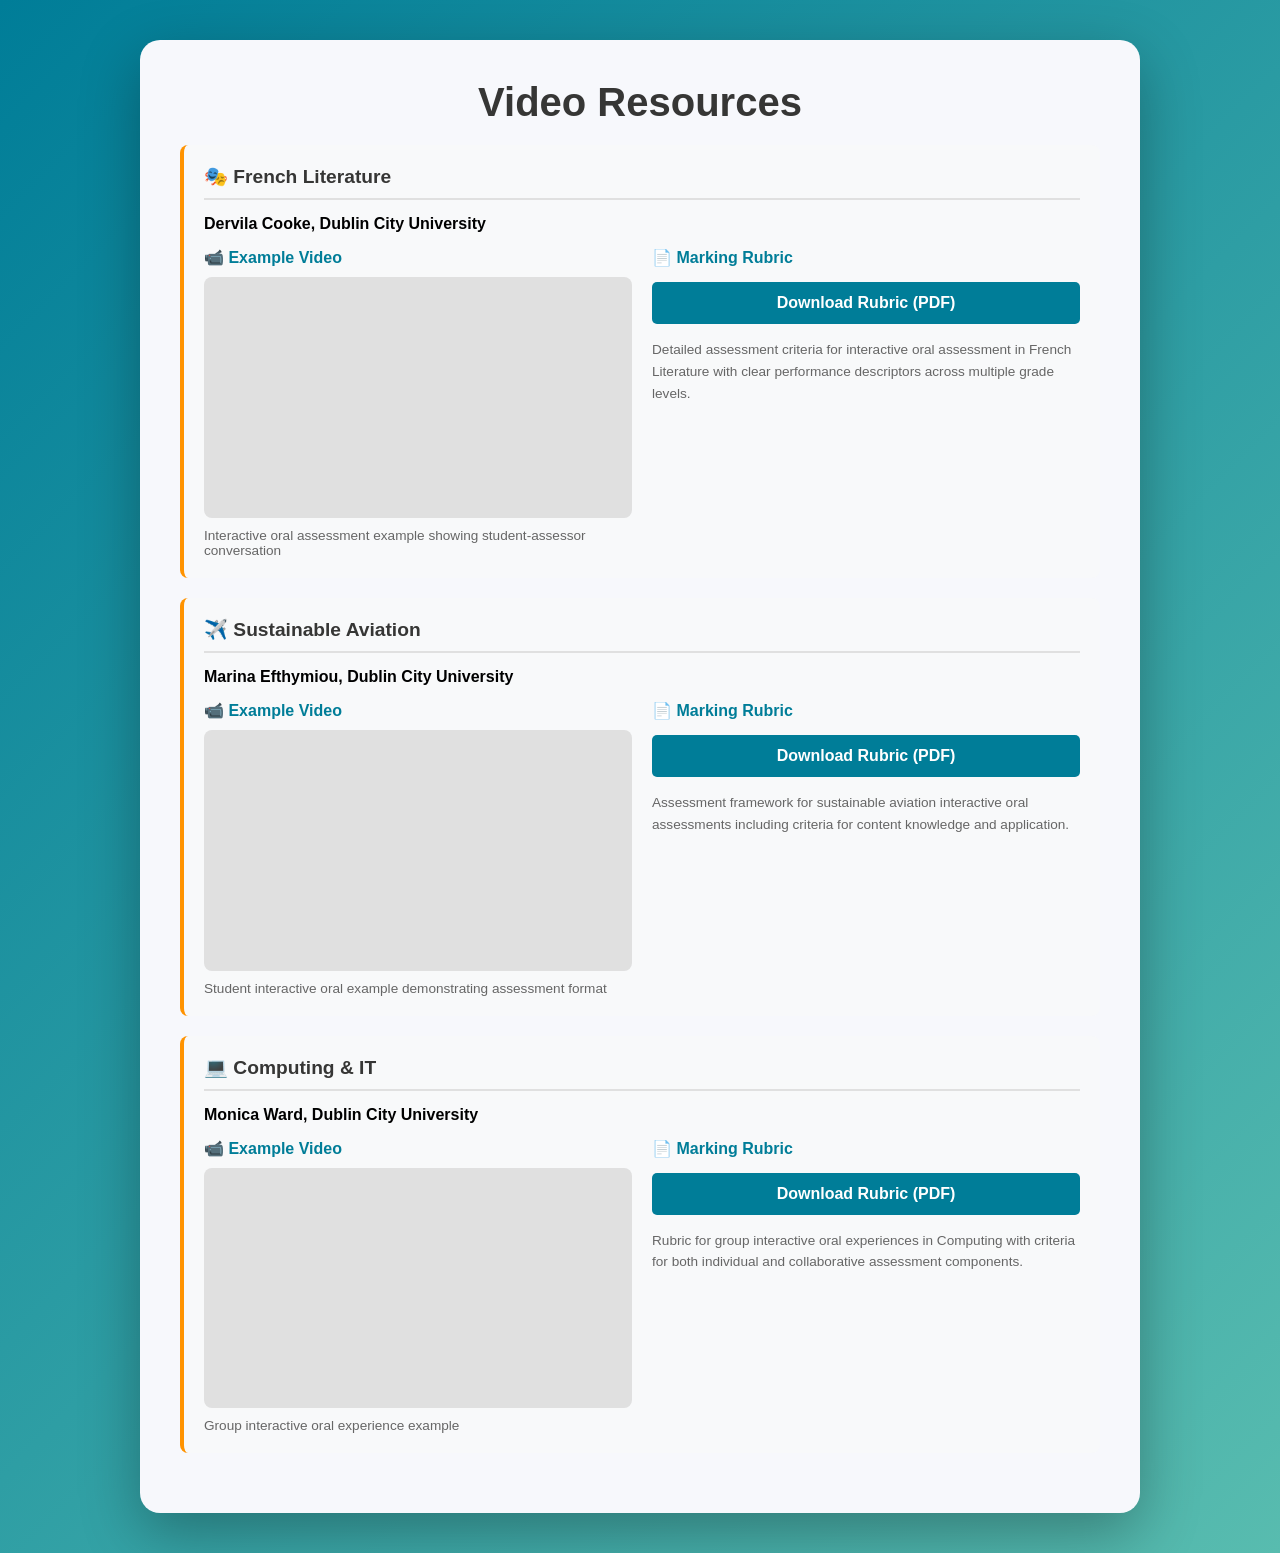
<file: playbook/video-resources/DCU-videos.html>
<!DOCTYPE html>
<html lang="en-AU">
<head>
    <meta charset="UTF-8">
    <meta name="viewport" content="width=device-width, initial-scale=1.0">
    <title>Video Resources</title>
    <style>
        /* Keep styling for layout and videos */
        * { margin:0; padding:0; box-sizing:border-box; }
        body { font-family:'Segoe UI', Tahoma, Geneva, Verdana, sans-serif; background: linear-gradient(135deg, #007D98 0%, #58BCAF 100%); min-height:100vh; padding:40px 20px;}
        .container{max-width:1000px;margin:0 auto;background:#f7f8fc;border-radius:20px;padding:40px;box-shadow:0 20px 60px rgba(0,0,0,0.3);}
        h1{color:#363635;text-align:center;margin-bottom:10px;font-size:2.5em;}
        .resource-box{background:#f8f9fa;padding:20px;border-radius:8px;margin:20px 0;border-left:4px solid #FF9300;}
        .resource-box h4{color:#363635;margin-bottom:15px;font-size:1.2em;border-bottom:2px solid #e0e0e0;padding-bottom:10px;}
        .resource-columns{display:grid;grid-template-columns:1fr 1fr;gap:20px;margin-top:15px;}
        .resource-column{display:flex;flex-direction:column;}
        .resource-column h5{color:#007D98;margin-bottom:10px;font-size:1em;font-weight:600;}
        .video-container{position:relative;padding-bottom:56.25%;height:0;overflow:hidden;border-radius:8px;background:#e0e0e0;}
        .video-container iframe{position:absolute;top:0;left:0;width:100%;height:100%;border:none;border-radius:8px;}
        .resource-link{display:inline-block;margin:5px 0;padding:12px 20px;background:#007D98;color:white!important;border-radius:5px;text-decoration:none!important;transition:background 0.3s;border:none!important;text-align:center;font-weight:600;}
        .resource-link:hover{background:#006D88;}
        @media (max-width:768px){.resource-columns{grid-template-columns:1fr;}}
    </style>
</head>
<body>
    <div class="container">
        <h1>Video Resources</h1>

        <div class="resource-box">
            <h4>🎭 French Literature</h4>
            <p style="margin-bottom: 15px;"><strong>Dervila Cooke, Dublin City University</strong></p>
            <div class="resource-columns">
                <div class="resource-column">
                    <h5>📹 Example Video</h5>
                    <div class="video-container">
                        <iframe src="https://www.youtube.com/embed/ckTbDqKnD9U"
                                allow="accelerometer; autoplay; clipboard-write; encrypted-media; gyroscope; picture-in-picture"
                                allowfullscreen>
                        </iframe>
                    </div>
                    <p style="margin-top: 10px; font-size: 0.85em; color: #666;">
                        Interactive oral assessment example showing student-assessor conversation
                    </p>
                </div>
                <div class="resource-column">
                    <h5>📄 Marking Rubric</h5>
                    <a href="https://www.dcu.ie/sites/default/files/inline-files/rubrics-for-dc-interactive-oral-.pdf"
                       target="_blank"
                       class="resource-link">
                       Download Rubric (PDF)
                    </a>
                    <p style="margin-top: 10px; font-size: 0.85em; color: #666; line-height: 1.6;">
                        Detailed assessment criteria for interactive oral assessment in French Literature with clear performance descriptors across multiple grade levels.
                    </p>
                </div>
            </div>
        </div>

        <div class="resource-box">
            <h4>✈️ Sustainable Aviation</h4>
            <p style="margin-bottom: 15px;"><strong>Marina Efthymiou, Dublin City University</strong></p>
            <div class="resource-columns">
                <div class="resource-column">
                    <h5>📹 Example Video</h5>
                    <div class="video-container">
                        <iframe src="https://www.youtube.com/embed/RjPtkuqlWeQ"
                                allow="accelerometer; autoplay; clipboard-write; encrypted-media; gyroscope; picture-in-picture"
                                allowfullscreen>
                        </iframe>
                    </div>
                    <p style="margin-top: 10px; font-size: 0.85em; color: #666;">
                        Student interactive oral example demonstrating assessment format
                    </p>
                </div>
                <div class="resource-column">
                    <h5>📄 Marking Rubric</h5>
                    <a href="https://www.dcu.ie/sites/default/files/inline-files/ef220-io-rubric.pdf"
                       target="_blank"
                       class="resource-link">
                       Download Rubric (PDF)
                    </a>
                    <p style="margin-top: 10px; font-size: 0.85em; color: #666; line-height: 1.6;">
                        Assessment framework for sustainable aviation interactive oral assessments including criteria for content knowledge and application.
                    </p>
                </div>
            </div>
        </div>

        <div class="resource-box">
            <h4>💻 Computing & IT</h4>
            <p style="margin-bottom: 15px;"><strong>Monica Ward, Dublin City University</strong></p>
            <div class="resource-columns">
                <div class="resource-column">
                    <h5>📹 Example Video</h5>
                    <div class="video-container">
                        <iframe src="https://www.youtube.com/embed/tLFpSdtFBLQ"
                                allow="accelerometer; autoplay; clipboard-write; encrypted-media; gyroscope; picture-in-picture"
                                allowfullscreen>
                        </iframe>
                    </div>
                    <p style="margin-top: 10px; font-size: 0.85em; color: #666;">
                        Group interactive oral experience example
                    </p>
                </div>
                <div class="resource-column">
                    <h5>📄 Marking Rubric</h5>
                    <a href="https://www.dcu.ie/sites/default/files/inline-files/io-rubric_0.pdf"
                       target="_blank"
                       class="resource-link">
                       Download Rubric (PDF)
                    </a>
                    <p style="margin-top: 10px; font-size: 0.85em; color: #666; line-height: 1.6;">
                        Rubric for group interactive oral experiences in Computing with criteria for both individual and collaborative assessment components.
                    </p>
                </div>
            </div>
        </div>
    </div>
</body>
</html>
</file>
